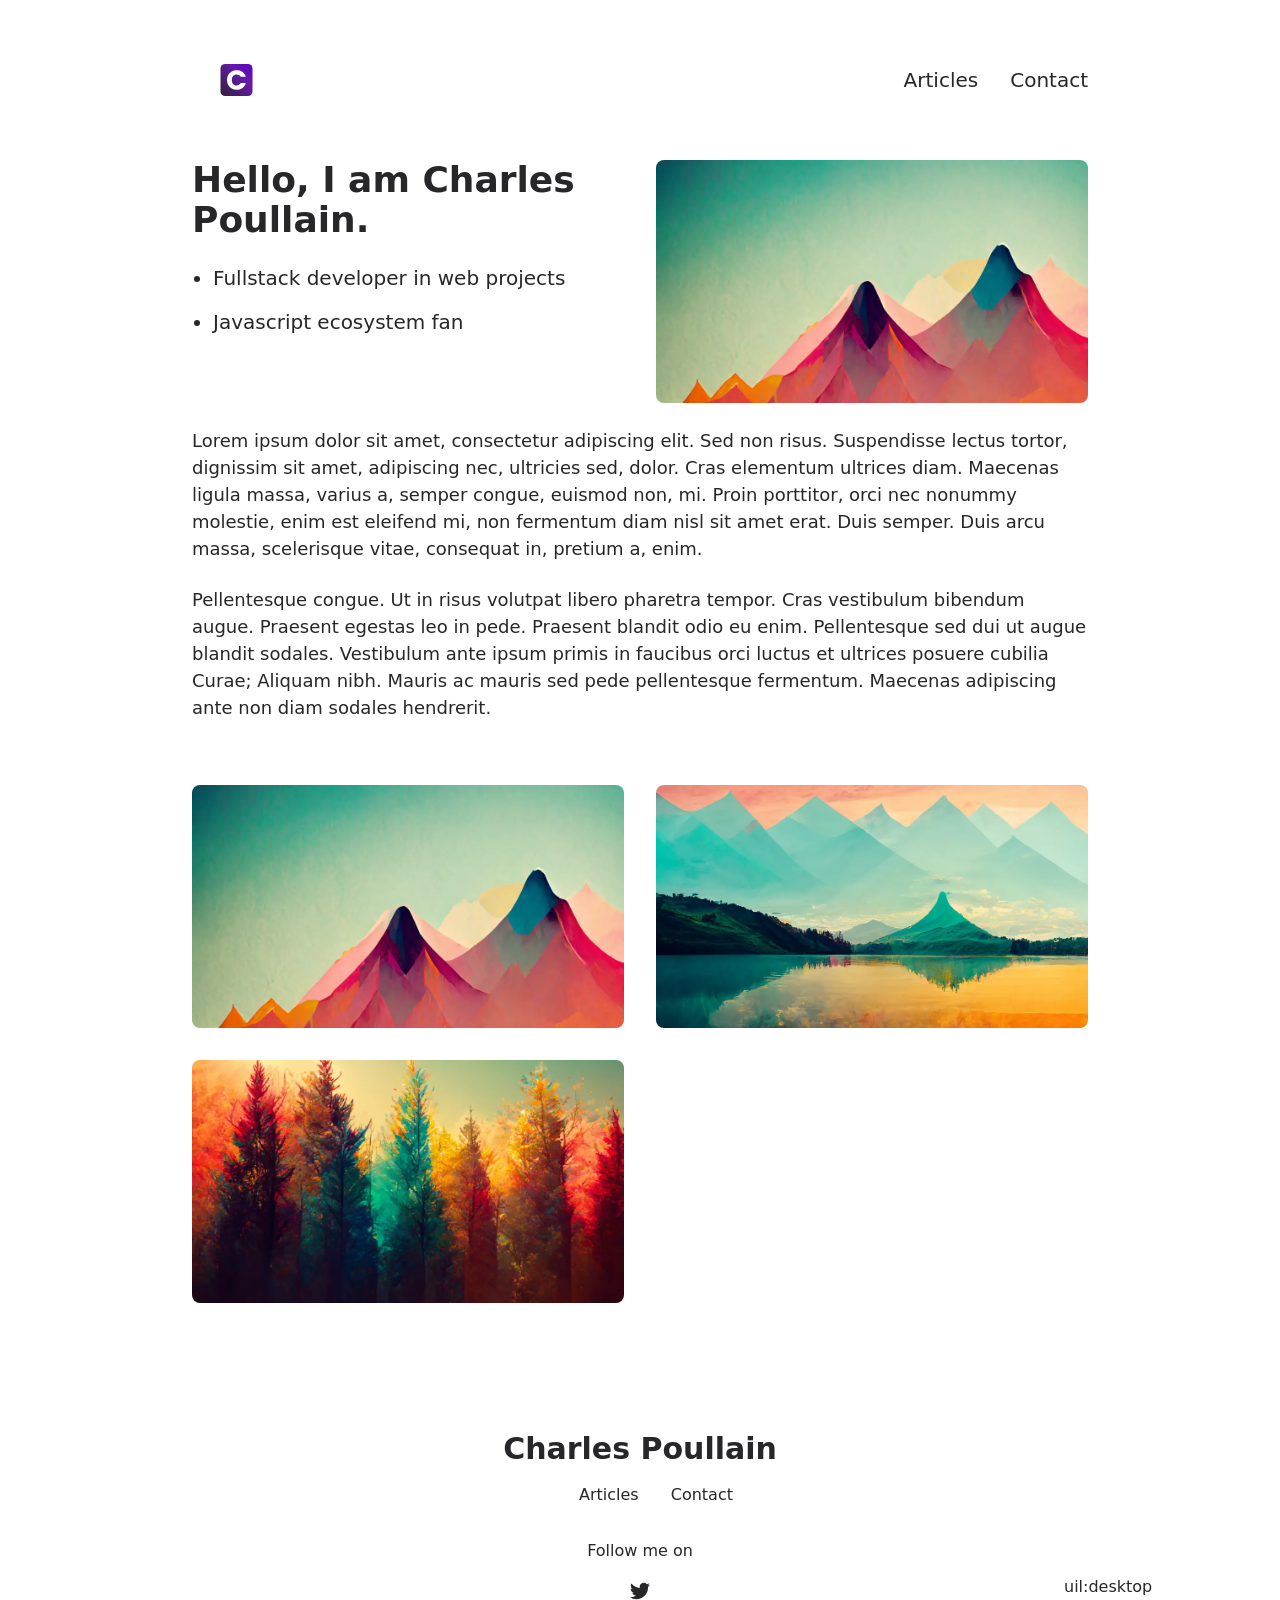
<file: index.html>
<!DOCTYPE html><html  lang="en"><head><meta charset="utf-8">
<meta name="viewport" content="width=device-width, initial-scale=1">
<title>Charles</title>
<meta name="twitter:card" content="summary_large_image">
<meta property="og:image" content="/social-card-preview.png">
<meta property="og:image:width" content="400">
<meta property="og:image:height" content="300">
<meta property="og:image:alt" content="An image showcasing my project.">
<meta property="og:title" content="Charles">
<meta name="description" content="It's all about web dev">
<meta property="og:description" content="It's all about web dev">
<link rel="preload" as="fetch" crossorigin="anonymous" href="/_payload.json">
<link rel="stylesheet" href="/_nuxt/entry.Cf_NfQ_y.css">
<link rel="stylesheet" href="/_nuxt/DocumentDrivenNotFound.rp24EwsG.css">
<link rel="stylesheet" href="/_nuxt/Hero.C7WcCOdx.css">
<link rel="stylesheet" href="/_nuxt/ProseUl.DHJO0aAw.css">
<link rel="stylesheet" href="/_nuxt/ProseLi.BBHBJ5vz.css">
<link rel="stylesheet" href="/_nuxt/ProseP.Dp1dLVOK.css">
<link rel="stylesheet" href="/_nuxt/Gallery.CQpQEoyY.css">
<link rel="modulepreload" as="script" crossorigin href="/_nuxt/CAMGwU_J.js">
<link rel="modulepreload" as="script" crossorigin href="/_nuxt/jXcX-2-a.js">
<link rel="modulepreload" as="script" crossorigin href="/_nuxt/CnSJeE1j.js">
<link rel="modulepreload" as="script" crossorigin href="/_nuxt/3sIXZnc_.js">
<link rel="modulepreload" as="script" crossorigin href="/_nuxt/DDpg--Sw.js">
<link rel="modulepreload" as="script" crossorigin href="/_nuxt/BcFztZD_.js">
<link rel="modulepreload" as="script" crossorigin href="/_nuxt/CDX4LtUK.js">
<link rel="modulepreload" as="script" crossorigin href="/_nuxt/BiGnFL3H.js">
<link rel="modulepreload" as="script" crossorigin href="/_nuxt/CcoOUP5x.js">
<link rel="modulepreload" as="script" crossorigin href="/_nuxt/Cn-M8cHZ.js">
<link rel="modulepreload" as="script" crossorigin href="/_nuxt/DbPzcTq2.js">
<link rel="modulepreload" as="script" crossorigin href="/_nuxt/CPT0AaFG.js">
<link rel="modulepreload" as="script" crossorigin href="/_nuxt/59sDV9Jl.js">
<link rel="modulepreload" as="script" crossorigin href="/_nuxt/Dicbg2su.js">
<link rel="modulepreload" as="script" crossorigin href="/_nuxt/D9wAa_LD.js">
<link rel="modulepreload" as="script" crossorigin href="/_nuxt/fAYpYOxJ.js">
<link rel="prefetch" as="style" href="/_nuxt/article.DDlxgXvj.css">
<link rel="prefetch" as="style" href="/_nuxt/ProseA.D4RtImXF.css">
<link rel="prefetch" as="script" crossorigin href="/_nuxt/B0JIAukR.js">
<link rel="prefetch" as="script" crossorigin href="/_nuxt/BTtt0R2O.js">
<link rel="prefetch" as="script" crossorigin href="/_nuxt/BcWussCh.js">
<link rel="prefetch" as="script" crossorigin href="/_nuxt/CGOqFoQv.js">
<link rel="prefetch" as="script" crossorigin href="/_nuxt/I08NBmEu.js">
<link rel="prefetch" as="style" href="/_nuxt/useStudio.DzA-IoZ4.css">
<link rel="prefetch" as="script" crossorigin href="/_nuxt/C799SneU.js">
<link rel="prefetch" as="style" href="/_nuxt/error-404.D2gJf3ut.css">
<link rel="prefetch" as="script" crossorigin href="/_nuxt/Bg-FLVce.js">
<link rel="prefetch" as="style" href="/_nuxt/error-500.DdUW5Esy.css">
<link rel="prefetch" as="script" crossorigin href="/_nuxt/CoQHy5Qu.js">
<script type="module" src="/_nuxt/CAMGwU_J.js" crossorigin></script><style id="pinceau-runtime-hydratable">@media{.phy[--]{--puid:-2xx3H-v;}.pv-Pi2-Zl{max-width:var(--elements-container-maxWidth);padding-left:var(--elements-container-padding-mobile);padding-right:var(--elements-container-padding-mobile);}@media (min-width: 475px){.pv-Pi2-Zl{padding-left:var(--elements-container-padding-xs);padding-right:var(--elements-container-padding-xs);}}@media (min-width: 640px){.pv-Pi2-Zl{padding-left:var(--elements-container-padding-sm);padding-right:var(--elements-container-padding-sm);}}@media (min-width: 768px){.pv-Pi2-Zl{padding-left:var(--elements-container-padding-md);padding-right:var(--elements-container-padding-md);}}} @media{.phy[--]{--puid:kzdBYW-c;}.pc-kzdBYW[data-v-ac17db30]{---6-li-cols:2;}} </style><style id="pinceau-theme">@media { :root {--pinceau-mq: initial; --alpine-readableLine: 68ch;--alpine-backdrop-backgroundColor: #f4f4f5b3;--prose-code-inline-padding: 0.2rem 0.375rem 0.2rem 0.375rem;--prose-code-block-backdropFilter: contrast(1);--prose-code-block-border-style: solid;--prose-code-block-border-width: 1px;--prose-tbody-tr-borderBottom-style: dashed;--prose-tbody-tr-borderBottom-width: 1px;--prose-th-textAlign: inherit;--prose-thead-borderBottom-style: solid;--prose-thead-borderBottom-width: 1px;--prose-thead-border-style: solid;--prose-thead-border-width: 0px;--prose-table-textAlign: start;--prose-hr-width: 1px;--prose-hr-style: solid;--prose-li-listStylePosition: outside;--prose-ol-li-markerColor: currentColor;--prose-ol-paddingInlineStart: 21px;--prose-ol-listStyleType: decimal;--prose-ul-li-markerColor: currentColor;--prose-ul-paddingInlineStart: 21px;--prose-ul-listStyleType: disc;--prose-blockquote-border-style: solid;--prose-blockquote-border-width: 4px;--prose-blockquote-quotes: '201C' '201D' '2018' '2019';--prose-blockquote-paddingInlineStart: 24px;--prose-a-code-color-hover: currentColor;--prose-a-code-color-static: currentColor;--prose-a-hasCode-borderBottom: none;--prose-a-border-distance: 2px;--prose-a-border-color-hover: currentColor;--prose-a-border-color-static: currentColor;--prose-a-border-style-hover: solid;--prose-a-border-style-static: dashed;--prose-a-border-width: 1px;--prose-a-color-static: inherit;--prose-a-textDecoration: none;--prose-h6-margin: 3rem 0 2rem;--prose-h5-margin: 3rem 0 2rem;--prose-h4-margin: 3rem 0 2rem;--prose-h3-margin: 3rem 0 2rem;--prose-h2-margin: 3rem 0 2rem;--prose-h1-margin: 0 0 2rem;--prose-p-fontSize: 18px;--typography-lead-loose: 2;--typography-lead-relaxed: 1.625;--typography-lead-normal: 1.5;--typography-lead-snug: 1.375;--typography-lead-tight: 1.25;--typography-lead-none: 1;--typography-lead-10: 2.5rem;--typography-lead-9: 2.25rem;--typography-lead-8: 2rem;--typography-lead-7: 1.75rem;--typography-lead-6: 1.5rem;--typography-lead-5: 1.25rem;--typography-lead-4: 1rem;--typography-lead-3: .75rem;--typography-lead-2: .5rem;--typography-lead-1: .025rem;--typography-fontWeight-black: 900;--typography-fontWeight-extrabold: 800;--typography-fontWeight-bold: 700;--typography-fontWeight-semibold: 600;--typography-fontWeight-medium: 500;--typography-fontWeight-normal: 400;--typography-fontWeight-light: 300;--typography-fontWeight-extralight: 200;--typography-fontWeight-thin: 100;--typography-fontSize-9xl: 128px;--typography-fontSize-8xl: 96px;--typography-fontSize-7xl: 72px;--typography-fontSize-6xl: 60px;--typography-fontSize-5xl: 48px;--typography-fontSize-4xl: 36px;--typography-fontSize-3xl: 30px;--typography-fontSize-2xl: 24px;--typography-fontSize-xl: 20px;--typography-fontSize-lg: 18px;--typography-fontSize-base: 16px;--typography-fontSize-sm: 14px;--typography-fontSize-xs: 12px;--typography-letterSpacing-wide: 0.025em;--typography-letterSpacing-tight: -0.025em;--typography-verticalMargin-base: 24px;--typography-verticalMargin-sm: 16px;--elements-border-secondary-hover: [object Object];--elements-backdrop-background: #fffc;--elements-backdrop-filter: saturate(200%) blur(20px);--elements-container-maxWidth: 64rem;--lead-loose: 2;--lead-relaxed: 1.625;--lead-normal: 1.5;--lead-snug: 1.375;--lead-tight: 1.25;--lead-none: 1;--lead-10: 2.5rem;--lead-9: 2.25rem;--lead-8: 2rem;--lead-7: 1.75rem;--lead-6: 1.5rem;--lead-5: 1.25rem;--lead-4: 1rem;--lead-3: .75rem;--lead-2: .5rem;--lead-1: .025rem;--letterSpacing-widest: 0.1em;--letterSpacing-wider: 0.05em;--letterSpacing-wide: 0.025em;--letterSpacing-normal: 0em;--letterSpacing-tight: -0.025em;--letterSpacing-tighter: -0.05em;--fontSize-9xl: 8rem;--fontSize-8xl: 6rem;--fontSize-7xl: 4.5rem;--fontSize-6xl: 3.75rem;--fontSize-5xl: 3rem;--fontSize-4xl: 2.25rem;--fontSize-3xl: 1.875rem;--fontSize-2xl: 1.5rem;--fontSize-xl: 1.25rem;--fontSize-lg: 1.125rem;--fontSize-base: 1rem;--fontSize-sm: 0.875rem;--fontSize-xs: 0.75rem;--fontWeight-black: 900;--fontWeight-extrabold: 800;--fontWeight-bold: 700;--fontWeight-semibold: 600;--fontWeight-medium: 500;--fontWeight-normal: 400;--fontWeight-light: 300;--fontWeight-extralight: 200;--fontWeight-thin: 100;--font-mono: ui-monospace, SFMono-Regular, Menlo, Monaco, Consolas, Liberation Mono, Courier New, monospace;--font-serif: ui-serif, Georgia, Cambria, Times New Roman, Times, serif;--font-sans: ui-sans-serif, system-ui, -apple-system, BlinkMacSystemFont, Segoe UI, Roboto, Helvetica Neue, Arial, Noto Sans, sans-serif, Apple Color Emoji, Segoe UI Emoji, Segoe UI Symbol, Noto Color Emoji;--opacity-total: 1;--opacity-high: 0.8;--opacity-medium: 0.5;--opacity-soft: 0.3;--opacity-light: 0.15;--opacity-bright: 0.1;--opacity-noOpacity: 0;--borderWidth-lg: 3px;--borderWidth-md: 2px;--borderWidth-sm: 1px;--borderWidth-noBorder: 0;--space-rem-875: 0.875rem;--space-rem-625: 0.625rem;--space-rem-375: 0.375rem;--space-rem-125: 0.125rem;--space-px: 1px;--space-128: 32rem;--space-96: 24rem;--space-80: 20rem;--space-72: 18rem;--space-64: 16rem;--space-60: 15rem;--space-56: 14rem;--space-52: 13rem;--space-48: 12rem;--space-44: 11rem;--space-40: 10rem;--space-36: 9rem;--space-32: 8rem;--space-28: 7rem;--space-24: 6rem;--space-20: 5rem;--space-16: 4rem;--space-14: 3.5rem;--space-12: 3rem;--space-11: 2.75rem;--space-10: 2.5rem;--space-9: 2.25rem;--space-8: 2rem;--space-7: 1.75rem;--space-6: 1.5rem;--space-5: 1.25rem;--space-4: 1rem;--space-3: 0.75rem;--space-2: 0.5rem;--space-1: 0.25rem;--space-0: 0px;--size-full: 100%;--size-7xl: 80rem;--size-6xl: 72rem;--size-5xl: 64rem;--size-4xl: 56rem;--size-3xl: 48rem;--size-2xl: 42rem;--size-xl: 36rem;--size-lg: 32rem;--size-md: 28rem;--size-sm: 24rem;--size-xs: 20rem;--size-200: 200px;--size-104: 104px;--size-80: 80px;--size-64: 64px;--size-56: 56px;--size-48: 48px;--size-40: 40px;--size-32: 32px;--size-24: 24px;--size-20: 20px;--size-16: 16px;--size-12: 12px;--size-8: 8px;--size-6: 6px;--size-4: 4px;--size-2: 2px;--size-0: 0px;--radii-full: 9999px;--radii-3xl: 1.75rem;--radii-2xl: 1.5rem;--radii-xl: 1rem;--radii-lg: 0.75rem;--radii-md: 0.5rem;--radii-sm: 0.375rem;--radii-xs: 0.25rem;--radii-2xs: 0.125rem;--radii-none: 0px;--shadow-none: 0px 0px 0px 0px transparent;--shadow-lg: 0px 10px 15px -3px #000000, 0px 4px 6px -4px #000000;--shadow-md: 0px 4px 6px -1px #000000, 0px 2px 4px -2px #000000;--shadow-sm: 0px 1px 3px 0px #000000, 0px 1px 2px -1px #000000;--shadow-xs: 0px 1px 2px 0px #000000;--height-screen: 100vh;--width-screen: 100vw;--color-primary-900: #002e38;--color-primary-800: #005c70;--color-primary-700: #008aa9;--color-primary-600: #00b9e1;--color-primary-500: #1ad6ff;--color-primary-400: #40ddff;--color-primary-300: #66e4ff;--color-primary-200: #8deaff;--color-primary-100: #b3f1ff;--color-primary-50: #d9f8ff;--color-ruby-900: #380011;--color-ruby-800: #700021;--color-ruby-700: #a90032;--color-ruby-600: #e10043;--color-ruby-500: #ff1a5e;--color-ruby-400: #ff4079;--color-ruby-300: #ff6694;--color-ruby-200: #ff8dae;--color-ruby-100: #ffb3c9;--color-ruby-50: #ffd9e4;--color-pink-900: #380025;--color-pink-800: #70004b;--color-pink-700: #a90070;--color-pink-600: #e10095;--color-pink-500: #ff1ab2;--color-pink-400: #ff40bf;--color-pink-300: #ff66cc;--color-pink-200: #ff8dd8;--color-pink-100: #ffb3e5;--color-pink-50: #ffd9f2;--color-purple-900: #190038;--color-purple-800: #330070;--color-purple-700: #4c00a9;--color-purple-600: #6500e1;--color-purple-500: #811aff;--color-purple-400: #9640ff;--color-purple-300: #ab66ff;--color-purple-200: #c08dff;--color-purple-100: #d5b3ff;--color-purple-50: #ead9ff;--color-royalblue-900: #0b0531;--color-royalblue-800: #160a62;--color-royalblue-700: #211093;--color-royalblue-600: #2c15c4;--color-royalblue-500: #4127e8;--color-royalblue-400: #614bec;--color-royalblue-300: #806ff0;--color-royalblue-200: #a093f3;--color-royalblue-100: #c0b7f7;--color-royalblue-50: #dfdbfb;--color-indigoblue-900: #001238;--color-indigoblue-800: #002370;--color-indigoblue-700: #0035a9;--color-indigoblue-600: #0047e1;--color-indigoblue-500: #1a62ff;--color-indigoblue-400: #407cff;--color-indigoblue-300: #6696ff;--color-indigoblue-200: #8db0ff;--color-indigoblue-100: #b3cbff;--color-indigoblue-50: #d9e5ff;--color-blue-900: #002438;--color-blue-800: #004870;--color-blue-700: #006ca9;--color-blue-600: #0090e1;--color-blue-500: #1aadff;--color-blue-400: #40bbff;--color-blue-300: #66c8ff;--color-blue-200: #8dd6ff;--color-blue-100: #b3e4ff;--color-blue-50: #d9f1ff;--color-lightblue-900: #002e38;--color-lightblue-800: #005c70;--color-lightblue-700: #008aa9;--color-lightblue-600: #00b9e1;--color-lightblue-500: #1ad6ff;--color-lightblue-400: #40ddff;--color-lightblue-300: #66e4ff;--color-lightblue-200: #8deaff;--color-lightblue-100: #b3f1ff;--color-lightblue-50: #d9f8ff;--color-teal-900: #062a28;--color-teal-800: #0b544f;--color-teal-700: #117d77;--color-teal-600: #16a79e;--color-teal-500: #1cd1c6;--color-teal-400: #36e4da;--color-teal-300: #5fe9e1;--color-teal-200: #87efe9;--color-teal-100: #aff4f0;--color-teal-50: #d7faf8;--color-pear-900: #2a2b09;--color-pear-800: #545512;--color-pear-700: #7e801b;--color-pear-600: #a8aa24;--color-pear-500: #d0d32f;--color-pear-400: #d8da52;--color-pear-300: #e0e274;--color-pear-200: #e8e997;--color-pear-100: #eff0ba;--color-pear-50: #f7f8dc;--color-red-900: #380300;--color-red-800: #700700;--color-red-700: #a90a00;--color-red-600: #e10e00;--color-red-500: #ff281a;--color-red-400: #ff4c40;--color-red-300: #ff7066;--color-red-200: #ff948d;--color-red-100: #ffb7b3;--color-red-50: #ffdbd9;--color-orange-900: #381800;--color-orange-800: #702f00;--color-orange-700: #a94700;--color-orange-600: #e15e00;--color-orange-500: #ff7a1a;--color-orange-400: #ff9040;--color-orange-300: #ffa666;--color-orange-200: #ffbd8d;--color-orange-100: #ffd3b3;--color-orange-50: #ffe9d9;--color-yellow-900: #362b03;--color-yellow-800: #6d5605;--color-yellow-700: #a38108;--color-yellow-600: #daac0a;--color-yellow-500: #f5c828;--color-yellow-400: #f7d14c;--color-yellow-300: #f8da70;--color-yellow-200: #fae393;--color-yellow-100: #fcedb7;--color-yellow-50: #fdf6db;--color-green-900: #003f25;--color-green-800: #005e38;--color-green-700: #007e4a;--color-green-600: #009d5d;--color-green-500: #00bd6f;--color-green-400: #00dc82;--color-green-300: #30ffaa;--color-green-200: #83ffcc;--color-green-100: #acffdd;--color-green-50: #d6ffee;--color-gray-900: #18181B;--color-gray-800: #27272A;--color-gray-700: #3f3f46;--color-gray-600: #52525B;--color-gray-500: #71717A;--color-gray-400: #a1a1aa;--color-gray-300: #D4d4d8;--color-gray-200: #e4e4e7;--color-gray-100: #f4f4f5;--color-gray-50: #fafafa;--color-black: #0c0c0d;--color-white: #FFFFFF;--media-portrait: only screen and (orientation: portrait);--media-landscape: only screen and (orientation: landscape);--media-rm: (prefers-reduced-motion: reduce);--media-2xl: (min-width: 1536px);--media-xl: (min-width: 1280px);--media-lg: (min-width: 1024px);--media-md: (min-width: 768px);--media-sm: (min-width: 640px);--media-xs: (min-width: 475px);--alpine-body-color: var(--color-gray-800);--alpine-body-backgroundColor: var(--color-white);--prose-code-inline-fontWeight: var(--typography-fontWeight-normal);--prose-code-inline-fontSize: var(--typography-fontSize-sm);--prose-code-inline-borderRadius: var(--radii-xs);--prose-code-block-pre-padding: var(--typography-verticalMargin-sm);--prose-code-block-margin: var(--typography-verticalMargin-base) 0;--prose-code-block-fontSize: var(--typography-fontSize-sm);--prose-tbody-code-inline-fontSize: var(--typography-fontSize-sm);--prose-tbody-td-padding: var(--typography-verticalMargin-sm);--prose-th-fontWeight: var(--typography-fontWeight-semibold);--prose-th-padding: 0 var(--typography-verticalMargin-sm) var(--typography-verticalMargin-sm) var(--typography-verticalMargin-sm);--prose-table-lineHeight: var(--typography-lead-6);--prose-table-fontSize: var(--typography-fontSize-sm);--prose-table-margin: var(--typography-verticalMargin-base) 0;--prose-hr-margin: var(--typography-verticalMargin-base) 0;--prose-li-margin: var(--typography-verticalMargin-sm) 0;--prose-ol-margin: var(--typography-verticalMargin-base) 0;--prose-ul-margin: var(--typography-verticalMargin-base) 0;--prose-blockquote-margin: var(--typography-verticalMargin-base) 0;--prose-a-code-border-style: var(--prose-a-border-style-static);--prose-a-code-border-width: var(--prose-a-border-width);--prose-a-fontWeight: var(--typography-fontWeight-medium);--prose-img-margin: var(--typography-verticalMargin-base) 0;--prose-strong-fontWeight: var(--typography-fontWeight-semibold);--prose-h6-iconSize: var(--typography-fontSize-base);--prose-h6-fontWeight: var(--typography-fontWeight-semibold);--prose-h6-lineHeight: var(--typography-lead-normal);--prose-h6-fontSize: var(--typography-fontSize-lg);--prose-h5-iconSize: var(--typography-fontSize-lg);--prose-h5-fontWeight: var(--typography-fontWeight-semibold);--prose-h5-lineHeight: var(--typography-lead-snug);--prose-h5-fontSize: var(--typography-fontSize-xl);--prose-h4-iconSize: var(--typography-fontSize-lg);--prose-h4-letterSpacing: var(--typography-letterSpacing-tight);--prose-h4-fontWeight: var(--typography-fontWeight-semibold);--prose-h4-lineHeight: var(--typography-lead-snug);--prose-h4-fontSize: var(--typography-fontSize-2xl);--prose-h3-iconSize: var(--typography-fontSize-xl);--prose-h3-letterSpacing: var(--typography-letterSpacing-tight);--prose-h3-fontWeight: var(--typography-fontWeight-semibold);--prose-h3-lineHeight: var(--typography-lead-snug);--prose-h3-fontSize: var(--typography-fontSize-3xl);--prose-h2-iconSize: var(--typography-fontSize-2xl);--prose-h2-letterSpacing: var(--typography-letterSpacing-tight);--prose-h2-fontWeight: var(--typography-fontWeight-semibold);--prose-h2-lineHeight: var(--typography-lead-tight);--prose-h2-fontSize: var(--typography-fontSize-4xl);--prose-h1-iconSize: var(--typography-fontSize-3xl);--prose-h1-letterSpacing: var(--typography-letterSpacing-tight);--prose-h1-fontWeight: var(--typography-fontWeight-bold);--prose-h1-lineHeight: var(--typography-lead-tight);--prose-h1-fontSize: var(--typography-fontSize-5xl);--prose-p-br-margin: var(--typography-verticalMargin-base) 0 0 0;--prose-p-margin: var(--typography-verticalMargin-base) 0;--prose-p-lineHeight: var(--typography-lead-normal);--typography-color-primary-900: var(--color-primary-900);--typography-color-primary-800: var(--color-primary-800);--typography-color-primary-700: var(--color-primary-700);--typography-color-primary-600: var(--color-primary-600);--typography-color-primary-500: var(--color-primary-500);--typography-color-primary-400: var(--color-primary-400);--typography-color-primary-300: var(--color-primary-300);--typography-color-primary-200: var(--color-primary-200);--typography-color-primary-100: var(--color-primary-100);--typography-color-primary-50: var(--color-primary-50);--typography-font-code: var(--font-mono);--typography-font-body: var(--font-sans);--typography-font-display: var(--font-sans);--typography-body-backgroundColor: var(--color-white);--typography-body-color: var(--color-black);--elements-state-danger-borderColor-secondary: var(--color-red-200);--elements-state-danger-borderColor-primary: var(--color-red-100);--elements-state-danger-backgroundColor-secondary: var(--color-red-100);--elements-state-danger-backgroundColor-primary: var(--color-red-50);--elements-state-danger-color-secondary: var(--color-red-600);--elements-state-danger-color-primary: var(--color-red-500);--elements-state-warning-borderColor-secondary: var(--color-yellow-200);--elements-state-warning-borderColor-primary: var(--color-yellow-100);--elements-state-warning-backgroundColor-secondary: var(--color-yellow-100);--elements-state-warning-backgroundColor-primary: var(--color-yellow-50);--elements-state-warning-color-secondary: var(--color-yellow-700);--elements-state-warning-color-primary: var(--color-yellow-600);--elements-state-success-borderColor-secondary: var(--color-green-200);--elements-state-success-borderColor-primary: var(--color-green-100);--elements-state-success-backgroundColor-secondary: var(--color-green-100);--elements-state-success-backgroundColor-primary: var(--color-green-50);--elements-state-success-color-secondary: var(--color-green-600);--elements-state-success-color-primary: var(--color-green-500);--elements-state-info-borderColor-secondary: var(--color-blue-200);--elements-state-info-borderColor-primary: var(--color-blue-100);--elements-state-info-backgroundColor-secondary: var(--color-blue-100);--elements-state-info-backgroundColor-primary: var(--color-blue-50);--elements-state-info-color-secondary: var(--color-blue-600);--elements-state-info-color-primary: var(--color-blue-500);--elements-state-primary-borderColor-secondary: var(--color-primary-200);--elements-state-primary-borderColor-primary: var(--color-primary-100);--elements-state-primary-backgroundColor-secondary: var(--color-primary-100);--elements-state-primary-backgroundColor-primary: var(--color-primary-50);--elements-state-primary-color-secondary: var(--color-primary-700);--elements-state-primary-color-primary: var(--color-primary-600);--elements-surface-secondary-backgroundColor: var(--color-gray-200);--elements-surface-primary-backgroundColor: var(--color-gray-100);--elements-surface-background-base: var(--color-gray-100);--elements-border-secondary-static: var(--color-gray-200);--elements-border-primary-hover: var(--color-gray-200);--elements-border-primary-static: var(--color-gray-100);--elements-container-padding-md: var(--space-16);--elements-container-padding-sm: var(--space-12);--elements-container-padding-xs: var(--space-8);--elements-container-padding-mobile: var(--space-6);--elements-text-secondary-color-hover: var(--color-gray-700);--elements-text-secondary-color-static: var(--color-gray-500);--elements-text-primary-color-static: var(--color-gray-900);--text-6xl-lineHeight: var(--lead-none);--text-6xl-fontSize: var(--fontSize-6xl);--text-5xl-lineHeight: var(--lead-none);--text-5xl-fontSize: var(--fontSize-5xl);--text-4xl-lineHeight: var(--lead-10);--text-4xl-fontSize: var(--fontSize-4xl);--text-3xl-lineHeight: var(--lead-9);--text-3xl-fontSize: var(--fontSize-3xl);--text-2xl-lineHeight: var(--lead-8);--text-2xl-fontSize: var(--fontSize-2xl);--text-xl-lineHeight: var(--lead-7);--text-xl-fontSize: var(--fontSize-xl);--text-lg-lineHeight: var(--lead-7);--text-lg-fontSize: var(--fontSize-lg);--text-base-lineHeight: var(--lead-6);--text-base-fontSize: var(--fontSize-base);--text-sm-lineHeight: var(--lead-5);--text-sm-fontSize: var(--fontSize-sm);--text-xs-lineHeight: var(--lead-4);--text-xs-fontSize: var(--fontSize-xs);--shadow-2xl: 0px 25px 50px -12px var(--color-gray-900);--shadow-xl: 0px 20px 25px -5px var(--color-gray-400), 0px 8px 10px -6px #000000;--color-secondary-900: var(--color-gray-900);--color-secondary-800: var(--color-gray-800);--color-secondary-700: var(--color-gray-700);--color-secondary-600: var(--color-gray-600);--color-secondary-500: var(--color-gray-500);--color-secondary-400: var(--color-gray-400);--color-secondary-300: var(--color-gray-300);--color-secondary-200: var(--color-gray-200);--color-secondary-100: var(--color-gray-100);--color-secondary-50: var(--color-gray-50);--prose-a-code-background-hover: var(--typography-color-primary-50);--prose-a-code-border-color-hover: var(--typography-color-primary-500);--prose-a-color-hover: var(--typography-color-primary-500);--typography-color-secondary-900: var(--color-secondary-900);--typography-color-secondary-800: var(--color-secondary-800);--typography-color-secondary-700: var(--color-secondary-700);--typography-color-secondary-600: var(--color-secondary-600);--typography-color-secondary-500: var(--color-secondary-500);--typography-color-secondary-400: var(--color-secondary-400);--typography-color-secondary-300: var(--color-secondary-300);--typography-color-secondary-200: var(--color-secondary-200);--typography-color-secondary-100: var(--color-secondary-100);--typography-color-secondary-50: var(--color-secondary-50);--prose-code-inline-backgroundColor: var(--typography-color-secondary-100);--prose-code-inline-color: var(--typography-color-secondary-700);--prose-code-block-backgroundColor: var(--typography-color-secondary-100);--prose-code-block-color: var(--typography-color-secondary-700);--prose-code-block-border-color: var(--typography-color-secondary-200);--prose-tbody-tr-borderBottom-color: var(--typography-color-secondary-200);--prose-th-color: var(--typography-color-secondary-600);--prose-thead-borderBottom-color: var(--typography-color-secondary-200);--prose-thead-border-color: var(--typography-color-secondary-300);--prose-hr-color: var(--typography-color-secondary-200);--prose-blockquote-border-color: var(--typography-color-secondary-200);--prose-blockquote-color: var(--typography-color-secondary-500);--prose-a-code-border-color-static: var(--typography-color-secondary-400); } }@media { :root.dark {--pinceau-mq: dark; --alpine-backdrop-backgroundColor: #18181bb3;--prose-code-block-backdropFilter: contrast(1);--prose-ol-li-markerColor: currentColor;--prose-ul-li-markerColor: currentColor;--prose-a-code-color-hover: currentColor;--prose-a-code-color-static: currentColor;--prose-a-border-color-hover: currentColor;--prose-a-border-color-static: currentColor;--prose-a-color-static: inherit;--elements-backdrop-background: #0c0d0ccc;--alpine-body-color: var(--color-gray-200);--alpine-body-backgroundColor: var(--color-black);--typography-body-backgroundColor: var(--color-black);--typography-body-color: var(--color-white);--elements-state-danger-borderColor-secondary: var(--color-red-700);--elements-state-danger-borderColor-primary: var(--color-red-800);--elements-state-danger-backgroundColor-secondary: var(--color-red-800);--elements-state-danger-backgroundColor-primary: var(--color-red-900);--elements-state-danger-color-secondary: var(--color-red-200);--elements-state-danger-color-primary: var(--color-red-300);--elements-state-warning-borderColor-secondary: var(--color-yellow-700);--elements-state-warning-borderColor-primary: var(--color-yellow-800);--elements-state-warning-backgroundColor-secondary: var(--color-yellow-800);--elements-state-warning-backgroundColor-primary: var(--color-yellow-900);--elements-state-warning-color-secondary: var(--color-yellow-200);--elements-state-warning-color-primary: var(--color-yellow-400);--elements-state-success-borderColor-secondary: var(--color-green-700);--elements-state-success-borderColor-primary: var(--color-green-800);--elements-state-success-backgroundColor-secondary: var(--color-green-800);--elements-state-success-backgroundColor-primary: var(--color-green-900);--elements-state-success-color-secondary: var(--color-green-200);--elements-state-success-color-primary: var(--color-green-400);--elements-state-info-borderColor-secondary: var(--color-blue-700);--elements-state-info-borderColor-primary: var(--color-blue-800);--elements-state-info-backgroundColor-secondary: var(--color-blue-800);--elements-state-info-backgroundColor-primary: var(--color-blue-900);--elements-state-info-color-secondary: var(--color-blue-200);--elements-state-info-color-primary: var(--color-blue-400);--elements-state-primary-borderColor-secondary: var(--color-primary-700);--elements-state-primary-borderColor-primary: var(--color-primary-800);--elements-state-primary-backgroundColor-secondary: var(--color-primary-800);--elements-state-primary-backgroundColor-primary: var(--color-primary-900);--elements-state-primary-color-secondary: var(--color-primary-200);--elements-state-primary-color-primary: var(--color-primary-400);--elements-surface-secondary-backgroundColor: var(--color-gray-800);--elements-surface-primary-backgroundColor: var(--color-gray-900);--elements-surface-background-base: var(--color-gray-900);--elements-border-secondary-static: var(--color-gray-800);--elements-border-primary-hover: var(--color-gray-800);--elements-border-primary-static: var(--color-gray-900);--elements-text-secondary-color-hover: var(--color-gray-200);--elements-text-secondary-color-static: var(--color-gray-400);--elements-text-primary-color-static: var(--color-gray-50);--prose-a-code-background-hover: var(--typography-color-primary-900);--prose-a-code-border-color-hover: var(--typography-color-primary-600);--prose-a-color-hover: var(--typography-color-primary-400);--prose-code-inline-backgroundColor: var(--typography-color-secondary-800);--prose-code-inline-color: var(--typography-color-secondary-200);--prose-code-block-backgroundColor: var(--typography-color-secondary-900);--prose-code-block-color: var(--typography-color-secondary-200);--prose-code-block-border-color: var(--typography-color-secondary-800);--prose-tbody-tr-borderBottom-color: var(--typography-color-secondary-800);--prose-th-color: var(--typography-color-secondary-400);--prose-thead-borderBottom-color: var(--typography-color-secondary-800);--prose-thead-border-color: var(--typography-color-secondary-600);--prose-hr-color: var(--typography-color-secondary-800);--prose-blockquote-border-color: var(--typography-color-secondary-700);--prose-blockquote-color: var(--typography-color-secondary-400);--prose-a-code-border-color-static: var(--typography-color-secondary-600); } }</style><script>"use strict";(()=>{const a=window,e=document.documentElement,c=window.localStorage,d=["dark","light"],n=c&&c.getItem&&c.getItem("nuxt-color-mode")||"system";let l=n==="system"?f():n;const i=e.getAttribute("data-color-mode-forced");i&&(l=i),r(l),a["__NUXT_COLOR_MODE__"]={preference:n,value:l,getColorScheme:f,addColorScheme:r,removeColorScheme:u};function r(o){const t=""+o+"",s="";e.classList?e.classList.add(t):e.className+=" "+t,s&&e.setAttribute("data-"+s,o)}function u(o){const t=""+o+"",s="";e.classList?e.classList.remove(t):e.className=e.className.replace(new RegExp(t,"g"),""),s&&e.removeAttribute("data-"+s)}function m(o){return a.matchMedia("(prefers-color-scheme"+o+")")}function f(){if(a.matchMedia&&m("").media!=="not all"){for(const o of d)if(m(":"+o).matches)return o}return"light"}})();
</script></head><body><div id="__nuxt"><div class="container pv-Pi2-Zl pc--2xx3H app-layout" data-v-92754a60 data-v-aa14d472><!--[--><div class="nuxt-progress" style="width:0%;height:3px;opacity:0;background-size:Infinity% auto;" data-v-92754a60></div><header class="left" data-v-92754a60 data-v-d0bc1945><div class="menu" data-v-d0bc1945><button aria-label="Navigation Menu" data-v-d0bc1945><svg width="24" height="24" viewBox="0 0 68 68" fill="currentColor" xmlns="http://www.w3.org/2000/svg" data-v-d0bc1945><path d="M8 34C8 32.1362 8 31.2044 8.30448 30.4693C8.71046 29.4892 9.48915 28.7105 10.4693 28.3045C11.2044 28 12.1362 28 14 28C15.8638 28 16.7956 28 17.5307 28.3045C18.5108 28.7105 19.2895 29.4892 19.6955 30.4693C20 31.2044 20 32.1362 20 34C20 35.8638 20 36.7956 19.6955 37.5307C19.2895 38.5108 18.5108 39.2895 17.5307 39.6955C16.7956 40 15.8638 40 14 40C12.1362 40 11.2044 40 10.4693 39.6955C9.48915 39.2895 8.71046 38.5108 8.30448 37.5307C8 36.7956 8 35.8638 8 34Z" data-v-d0bc1945></path><path d="M28 34C28 32.1362 28 31.2044 28.3045 30.4693C28.7105 29.4892 29.4892 28.7105 30.4693 28.3045C31.2044 28 32.1362 28 34 28C35.8638 28 36.7956 28 37.5307 28.3045C38.5108 28.7105 39.2895 29.4892 39.6955 30.4693C40 31.2044 40 32.1362 40 34C40 35.8638 40 36.7956 39.6955 37.5307C39.2895 38.5108 38.5108 39.2895 37.5307 39.6955C36.7956 40 35.8638 40 34 40C32.1362 40 31.2044 40 30.4693 39.6955C29.4892 39.2895 28.7105 38.5108 28.3045 37.5307C28 36.7956 28 35.8638 28 34Z" data-v-d0bc1945></path><path d="M48 34C48 32.1362 48 31.2044 48.3045 30.4693C48.7105 29.4892 49.4892 28.7105 50.4693 28.3045C51.2044 28 52.1362 28 54 28C55.8638 28 56.7956 28 57.5307 28.3045C58.5108 28.7105 59.2895 29.4892 59.6955 30.4693C60 31.2044 60 32.1362 60 34C60 35.8638 60 36.7956 59.6955 37.5307C59.2895 38.5108 58.5108 39.2895 57.5307 39.6955C56.7956 40 55.8638 40 54 40C52.1362 40 51.2044 40 50.4693 39.6955C49.4892 39.2895 48.7105 38.5108 48.3045 37.5307C48 36.7956 48 35.8638 48 34Z" data-v-d0bc1945></path></svg></button></div><div class="overlay" data-v-d0bc1945><nav data-v-d0bc1945 data-v-123d1faa><ul data-v-123d1faa><!--[--><li data-v-123d1faa><a aria-current="page" href="/" class="router-link-active router-link-exact-active" data-v-123d1faa><span class="underline-fx" data-v-123d1faa></span> </a></li><li data-v-123d1faa><a href="/articles" class="" data-v-123d1faa><span class="underline-fx" data-v-123d1faa></span> Articles</a></li><li data-v-123d1faa><a href="/contact" class="" data-v-123d1faa><span class="underline-fx" data-v-123d1faa></span> Contact</a></li><!--]--></ul></nav></div><div class="logo" data-v-d0bc1945><a aria-current="page" href="/" class="router-link-active router-link-exact-active" data-v-d0bc1945><img src="/logo.me.svg" class="dark-img" alt="Charles" width="89" height="31" data-v-d0bc1945><img src="/logo.me.svg" class="light-img" alt="Charles" width="89" height="31" data-v-d0bc1945></a></div><div class="main-nav" data-v-d0bc1945><nav data-v-d0bc1945 data-v-123d1faa><ul data-v-123d1faa><!--[--><li data-v-123d1faa><a aria-current="page" href="/" class="router-link-active router-link-exact-active" data-v-123d1faa><span class="underline-fx" data-v-123d1faa></span> </a></li><li data-v-123d1faa><a href="/articles" class="" data-v-123d1faa><span class="underline-fx" data-v-123d1faa></span> Articles</a></li><li data-v-123d1faa><a href="/contact" class="" data-v-123d1faa><span class="underline-fx" data-v-123d1faa></span> Contact</a></li><!--]--></ul></nav></div></header><!--[--><div class="document-driven-page"><main><!--[--><div><section class="hero" data-v-40d086fc><div class="layout" data-v-40d086fc><div class="content" data-v-40d086fc><div class="title" data-v-40d086fc><!--[-->Hello, I am Charles Poullain.<!--]--></div><div class="description" data-v-40d086fc><!--[--><ul data-v-b270097d><!--[--><li data-v-1b097e8e><!--[-->Fullstack developer in web projects<!--]--></li><li data-v-1b097e8e><!--[-->Javascript ecosystem fan<!--]--></li><!--]--></ul><!--]--></div></div><img src="/alpine-0.webp" class="right" alt="Hero Image" width="16" height="9" data-v-40d086fc></div></section><p data-v-e44be016><!--[-->Lorem ipsum dolor sit amet, consectetur adipiscing elit. Sed non risus. Suspendisse lectus tortor, dignissim sit amet, adipiscing nec, ultricies sed, dolor. Cras elementum ultrices diam. Maecenas ligula massa, varius a, semper congue, euismod non, mi. Proin porttitor, orci nec nonummy molestie, enim est eleifend mi, non fermentum diam nisl sit amet erat. Duis semper. Duis arcu massa, scelerisque vitae, consequat in, pretium a, enim.<!--]--></p><p data-v-e44be016><!--[-->Pellentesque congue. Ut in risus volutpat libero pharetra tempor. Cras vestibulum bibendum augue. Praesent egestas leo in pede. Praesent blandit odio eu enim. Pellentesque sed dui ut augue blandit sodales. Vestibulum ante ipsum primis in faucibus orci luctus et ultrices posuere cubilia Curae; Aliquam nibh. Mauris ac mauris sed pede pellentesque fermentum. Maecenas adipiscing ante non diam sodales hendrerit.<!--]--></p><section class="gallery pc-kzdBYW" data-v-ac17db30><div class="layout" data-v-ac17db30><!--[--><img src="/alpine-0.webp" width="16" height="9" data-v-ac17db30><img src="/alpine-1.webp" width="16" height="9" data-v-ac17db30><img src="/alpine-2.webp" width="16" height="9" data-v-ac17db30><!--]--></div></section></div><!--]--></main></div><!--]--><footer class="center" data-v-92754a60 data-v-7bb04f1a><a href="https://www.github.com/nuxt-themes/alpine" rel="noopener noreferrer" class="credits" data-v-7bb04f1a>Charles Poullain</a><div class="navigation" data-v-7bb04f1a><nav data-v-7bb04f1a data-v-123d1faa><ul data-v-123d1faa><!--[--><li data-v-123d1faa><a aria-current="page" href="/" class="router-link-active router-link-exact-active" data-v-123d1faa><span class="underline-fx" data-v-123d1faa></span> </a></li><li data-v-123d1faa><a href="/articles" class="" data-v-123d1faa><span class="underline-fx" data-v-123d1faa></span> Articles</a></li><li data-v-123d1faa><a href="/contact" class="" data-v-123d1faa><span class="underline-fx" data-v-123d1faa></span> Contact</a></li><!--]--></ul></nav></div><p class="message" data-v-7bb04f1a>Follow me on</p><div class="icons" data-v-7bb04f1a><div class="social" data-v-7bb04f1a><!--[--><a href="https://twitter.com/charlespoullain" rel="noopener noreferrer" target="_blank" title="charlespoullain" aria-label="charlespoullain" data-v-c0f4561d><svg xmlns="http://www.w3.org/2000/svg" xmlns:xlink="http://www.w3.org/1999/xlink" aria-hidden="true" role="img" class="icon" data-v-c0f4561d style="" width="1em" height="1em" viewBox="0 0 24 24" data-v-bcfe47ef><path fill="currentColor" d="M22 5.8a8.49 8.49 0 0 1-2.36.64a4.13 4.13 0 0 0 1.81-2.27a8.21 8.21 0 0 1-2.61 1a4.1 4.1 0 0 0-7 3.74a11.64 11.64 0 0 1-8.45-4.29a4.16 4.16 0 0 0-.55 2.07a4.09 4.09 0 0 0 1.82 3.41a4.05 4.05 0 0 1-1.86-.51v.05a4.1 4.1 0 0 0 3.3 4a3.93 3.93 0 0 1-1.1.17a4.9 4.9 0 0 1-.77-.07a4.11 4.11 0 0 0 3.83 2.84A8.22 8.22 0 0 1 3 18.34a7.93 7.93 0 0 1-1-.06a11.57 11.57 0 0 0 6.29 1.85A11.59 11.59 0 0 0 20 8.45v-.53a8.43 8.43 0 0 0 2-2.12"/></svg></a><!--]--></div><div class="color-mode-switch" data-v-7bb04f1a><button aria-label="Color Mode" data-v-7bb04f1a data-v-af61cf03><span data-v-af61cf03></span></button></div></div></footer><!--]--></div></div><div id="teleports"></div><script type="application/json" id="__NUXT_DATA__" data-ssr="true" data-src="/_payload.json">[{"state":1,"once":116,"_errors":118,"serverRendered":90,"path":7,"prerenderedAt":120},["Reactive",2],{"$sdd-pages":3,"$sdd-surrounds":75,"$sdd-globals":86,"$scolor-mode":88,"$sdd-navigation":91,"$sicons":111},["ShallowRef",4],["ShallowReactive",5],{"/":6},{"_path":7,"_dir":8,"_draft":9,"_partial":9,"_locale":8,"title":8,"description":8,"layout":10,"head":11,"body":14,"_type":70,"_id":71,"_source":72,"_file":73,"_extension":74},"/","",false,"default",{"title":12,"description":13},"Charles","It's all about web dev",{"type":15,"children":16,"toc":67},"root",[17,52,57,62],{"type":18,"tag":19,"props":20,"children":22},"element","hero",{"image":21},"/alpine-0.webp",[23,34],{"type":18,"tag":24,"props":25,"children":26},"template",{"v-slot:title":8},[27],{"type":18,"tag":28,"props":29,"children":30},"p",{},[31],{"type":32,"value":33},"text","Hello, I am Charles Poullain.",{"type":18,"tag":24,"props":35,"children":36},{"v-slot:description":8},[37],{"type":18,"tag":38,"props":39,"children":40},"ul",{},[41,47],{"type":18,"tag":42,"props":43,"children":44},"li",{},[45],{"type":32,"value":46},"Fullstack developer in web projects",{"type":18,"tag":42,"props":48,"children":49},{},[50],{"type":32,"value":51},"Javascript ecosystem fan",{"type":18,"tag":28,"props":53,"children":54},{},[55],{"type":32,"value":56},"Lorem ipsum dolor sit amet, consectetur adipiscing elit. Sed non risus. Suspendisse lectus tortor, dignissim sit amet, adipiscing nec, ultricies sed, dolor. Cras elementum ultrices diam. Maecenas ligula massa, varius a, semper congue, euismod non, mi. Proin porttitor, orci nec nonummy molestie, enim est eleifend mi, non fermentum diam nisl sit amet erat. Duis semper. Duis arcu massa, scelerisque vitae, consequat in, pretium a, enim.",{"type":18,"tag":28,"props":58,"children":59},{},[60],{"type":32,"value":61},"Pellentesque congue. Ut in risus volutpat libero pharetra tempor. Cras vestibulum bibendum augue. Praesent egestas leo in pede. Praesent blandit odio eu enim. Pellentesque sed dui ut augue blandit sodales. Vestibulum ante ipsum primis in faucibus orci luctus et ultrices posuere cubilia Curae; Aliquam nibh. Mauris ac mauris sed pede pellentesque fermentum. Maecenas adipiscing ante non diam sodales hendrerit.",{"type":18,"tag":63,"props":64,"children":66},"gallery",{":images":65},"[\"/alpine-0.webp\",\"/alpine-1.webp\",\"/alpine-2.webp\"]",[],{"title":8,"searchDepth":68,"depth":68,"links":69},2,[],"markdown","content:1.index.md","content","1.index.md","md",["ShallowRef",76],["ShallowReactive",77],{"/":78},[79,80],null,{"_path":81,"_dir":8,"_draft":9,"_partial":9,"_locale":8,"title":82,"description":8,"layout":83,"_type":70,"_id":84,"_source":72,"_file":85,"_extension":74},"/articles","Articles","page","content:2.articles.md","2.articles.md",["ShallowRef",87],{},{"preference":89,"value":89,"unknown":90,"forced":9},"system",true,[92,93,108],{"title":8,"_path":7,"layout":10},{"title":82,"_path":81,"children":94,"layout":83},[95,99,102,105],{"title":96,"_path":97,"layout":98},"Get started with Alpine","/articles/get-started","article",{"title":100,"_path":101,"layout":98},"Configure Alpine","/articles/configure",{"title":103,"_path":104,"layout":98},"Write Articles","/articles/write-articles",{"title":106,"_path":107,"layout":98},"Customize Alpine","/articles/design-tokens",{"title":109,"_path":110,"layout":10},"Contact","/contact",{"uil:twitter":112},{"left":113,"top":113,"width":114,"height":114,"rotate":113,"vFlip":9,"hFlip":9,"body":115},0,24,"\u003Cpath fill=\"currentColor\" d=\"M22 5.8a8.49 8.49 0 0 1-2.36.64a4.13 4.13 0 0 0 1.81-2.27a8.21 8.21 0 0 1-2.61 1a4.1 4.1 0 0 0-7 3.74a11.64 11.64 0 0 1-8.45-4.29a4.16 4.16 0 0 0-.55 2.07a4.09 4.09 0 0 0 1.82 3.41a4.05 4.05 0 0 1-1.86-.51v.05a4.1 4.1 0 0 0 3.3 4a3.93 3.93 0 0 1-1.1.17a4.9 4.9 0 0 1-.77-.07a4.11 4.11 0 0 0 3.83 2.84A8.22 8.22 0 0 1 3 18.34a7.93 7.93 0 0 1-1-.06a11.57 11.57 0 0 0 6.29 1.85A11.59 11.59 0 0 0 20 8.45v-.53a8.43 8.43 0 0 0 2-2.12\"/>",["Reactive",117],["Set"],["Reactive",119],{},1712231235416]</script>
<script>window.__NUXT__={};window.__NUXT__.config={public:{FORMSPREE_URL:"",plausible:{hashMode:false,trackLocalhost:false,domain:"",apiHost:"https://plausible.io",autoPageviews:true,autoOutboundTracking:false},studio:{apiURL:"https://api.nuxt.studio",iframeMessagingAllowedOrigins:""},mdc:{components:{prose:true,map:{p:"prose-p",a:"prose-a",blockquote:"prose-blockquote","code-inline":"prose-code-inline",code:"ProseCodeInline",em:"prose-em",h1:"prose-h1",h2:"prose-h2",h3:"prose-h3",h4:"prose-h4",h5:"prose-h5",h6:"prose-h6",hr:"prose-hr",img:"prose-img",ul:"prose-ul",ol:"prose-ol",li:"prose-li",strong:"prose-strong",table:"prose-table",thead:"prose-thead",tbody:"prose-tbody",td:"prose-td",th:"prose-th",tr:"prose-tr"}},headings:{anchorLinks:{h1:false,h2:true,h3:true,h4:true,h5:false,h6:false}}},content:{locales:[],defaultLocale:"",integrity:1712231207178,experimental:{stripQueryParameters:false,advanceQuery:false,clientDB:false},respectPathCase:false,api:{baseURL:"/api/_content"},navigation:{fields:["navTitle","layout"]},tags:{p:"prose-p",a:"prose-a",blockquote:"prose-blockquote","code-inline":"prose-code-inline",code:"ProseCodeInline",em:"prose-em",h1:"prose-h1",h2:"prose-h2",h3:"prose-h3",h4:"prose-h4",h5:"prose-h5",h6:"prose-h6",hr:"prose-hr",img:"prose-img",ul:"prose-ul",ol:"prose-ol",li:"prose-li",strong:"prose-strong",table:"prose-table",thead:"prose-thead",tbody:"prose-tbody",td:"prose-td",th:"prose-th",tr:"prose-tr"},highlight:{theme:{default:"github-light",dark:"github-dark"},preload:["json","js","ts","html","css","vue","diff","shell","markdown","yaml","bash","ini","c","cpp"],highlighter:"shiki",langs:["js","jsx","json","ts","tsx","vue","css","html","vue","bash","md","mdc","yaml","json","js","ts","html","css","vue","diff","shell","markdown","yaml","bash","ini","c","cpp"]},wsUrl:"",documentDriven:{page:true,navigation:true,surround:true,globals:{},layoutFallbacks:["theme"],injectPage:true},host:"",trailingSlash:false,search:"",contentHead:true,anchorLinks:{depth:4,exclude:[1]}}},app:{baseURL:"/",buildAssetsDir:"/_nuxt/",cdnURL:""}}</script></body></html>
</file>
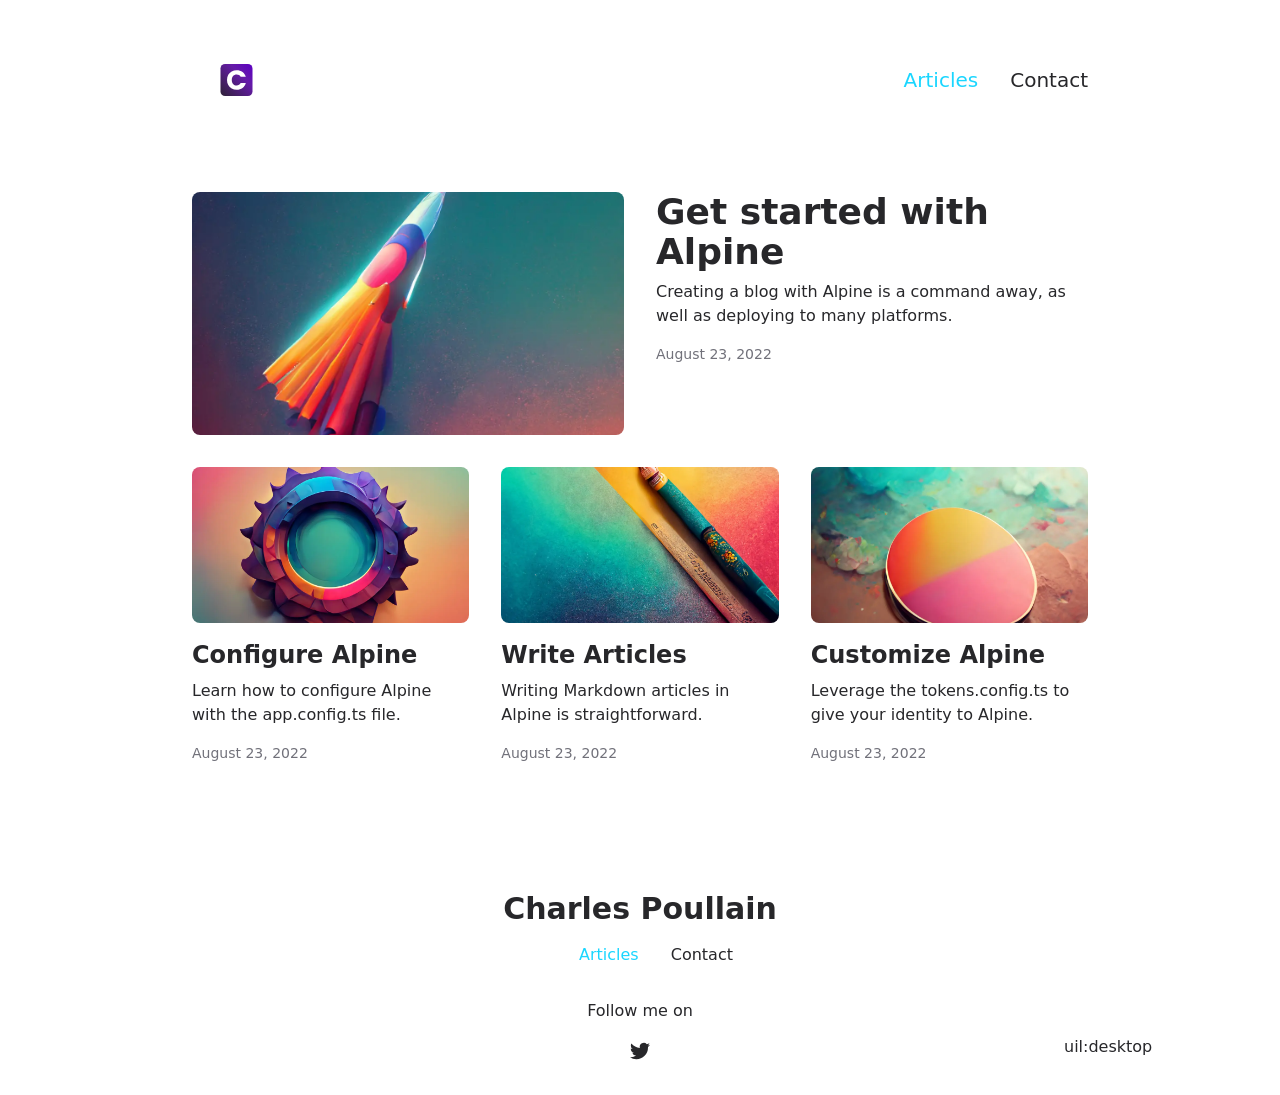
<file: articles/index.html>
<!DOCTYPE html><html  lang="en"><head><meta charset="utf-8">
<meta name="viewport" content="width=device-width, initial-scale=1">
<title>Articles</title>
<meta name="twitter:card" content="summary_large_image">
<meta name="description" content="Charles Poullain Blog - Fullstack developer">
<meta property="og:description" content="Charles Poullain Blog - Fullstack developer">
<meta property="og:image" content="/social-card-preview.png">
<meta property="og:image:width" content="400">
<meta property="og:image:height" content="300">
<meta property="og:image:alt" content="An image showcasing my project.">
<meta property="og:title" content="Articles">
<link rel="preload" as="fetch" crossorigin="anonymous" href="/articles/_payload.json">
<link rel="stylesheet" href="/_nuxt/entry.Cf_NfQ_y.css">
<link rel="stylesheet" href="/_nuxt/DocumentDrivenNotFound.rp24EwsG.css">
<link rel="stylesheet" href="/_nuxt/ArticlesList.Bmuwh99z.css">
<link rel="stylesheet" href="/_nuxt/ArticlesListItem.Db03uJQJ.css">
<link rel="stylesheet" href="/_nuxt/ProseA.D4RtImXF.css">
<link rel="stylesheet" href="/_nuxt/ProseCodeInline.DPyaAaT7.css">
<link rel="modulepreload" as="script" crossorigin href="/_nuxt/CAMGwU_J.js">
<link rel="modulepreload" as="script" crossorigin href="/_nuxt/jXcX-2-a.js">
<link rel="modulepreload" as="script" crossorigin href="/_nuxt/CnSJeE1j.js">
<link rel="modulepreload" as="script" crossorigin href="/_nuxt/3sIXZnc_.js">
<link rel="modulepreload" as="script" crossorigin href="/_nuxt/DDpg--Sw.js">
<link rel="modulepreload" as="script" crossorigin href="/_nuxt/BcFztZD_.js">
<link rel="modulepreload" as="script" crossorigin href="/_nuxt/CDX4LtUK.js">
<link rel="modulepreload" as="script" crossorigin href="/_nuxt/CGOqFoQv.js">
<link rel="modulepreload" as="script" crossorigin href="/_nuxt/CcoOUP5x.js">
<link rel="modulepreload" as="script" crossorigin href="/_nuxt/BT2n-7ok.js">
<link rel="modulepreload" as="script" crossorigin href="/_nuxt/BLFCn3vT.js">
<link rel="modulepreload" as="script" crossorigin href="/_nuxt/BcWussCh.js">
<link rel="modulepreload" as="script" crossorigin href="/_nuxt/BTtt0R2O.js">
<link rel="modulepreload" as="script" crossorigin href="/_nuxt/DNUryXxq.js">
<link rel="modulepreload" as="script" crossorigin href="/_nuxt/_VhAGMdC.js">
<link rel="prefetch" as="style" href="/_nuxt/article.DDlxgXvj.css">
<link rel="prefetch" as="script" crossorigin href="/_nuxt/B0JIAukR.js">
<link rel="prefetch" as="script" crossorigin href="/_nuxt/BiGnFL3H.js">
<link rel="prefetch" as="script" crossorigin href="/_nuxt/I08NBmEu.js">
<link rel="prefetch" as="style" href="/_nuxt/useStudio.DzA-IoZ4.css">
<link rel="prefetch" as="script" crossorigin href="/_nuxt/C799SneU.js">
<link rel="prefetch" as="style" href="/_nuxt/error-404.D2gJf3ut.css">
<link rel="prefetch" as="script" crossorigin href="/_nuxt/Bg-FLVce.js">
<link rel="prefetch" as="style" href="/_nuxt/error-500.DdUW5Esy.css">
<link rel="prefetch" as="script" crossorigin href="/_nuxt/CoQHy5Qu.js">
<script type="module" src="/_nuxt/CAMGwU_J.js" crossorigin></script><style id="pinceau-runtime-hydratable">@media{.phy[--]{--puid:3Z531y-v;}.pv-Woo-FU{max-width:var(--elements-container-maxWidth);padding-left:var(--elements-container-padding-mobile);padding-right:var(--elements-container-padding-mobile);}@media (min-width: 475px){.pv-Woo-FU{padding-left:var(--elements-container-padding-xs);padding-right:var(--elements-container-padding-xs);}}@media (min-width: 640px){.pv-Woo-FU{padding-left:var(--elements-container-padding-sm);padding-right:var(--elements-container-padding-sm);}}@media (min-width: 768px){.pv-Woo-FU{padding-left:var(--elements-container-padding-md);padding-right:var(--elements-container-padding-md);}}} </style><style id="pinceau-theme">@media { :root {--pinceau-mq: initial; --alpine-readableLine: 68ch;--alpine-backdrop-backgroundColor: #f4f4f5b3;--prose-code-inline-padding: 0.2rem 0.375rem 0.2rem 0.375rem;--prose-code-block-backdropFilter: contrast(1);--prose-code-block-border-style: solid;--prose-code-block-border-width: 1px;--prose-tbody-tr-borderBottom-style: dashed;--prose-tbody-tr-borderBottom-width: 1px;--prose-th-textAlign: inherit;--prose-thead-borderBottom-style: solid;--prose-thead-borderBottom-width: 1px;--prose-thead-border-style: solid;--prose-thead-border-width: 0px;--prose-table-textAlign: start;--prose-hr-width: 1px;--prose-hr-style: solid;--prose-li-listStylePosition: outside;--prose-ol-li-markerColor: currentColor;--prose-ol-paddingInlineStart: 21px;--prose-ol-listStyleType: decimal;--prose-ul-li-markerColor: currentColor;--prose-ul-paddingInlineStart: 21px;--prose-ul-listStyleType: disc;--prose-blockquote-border-style: solid;--prose-blockquote-border-width: 4px;--prose-blockquote-quotes: '201C' '201D' '2018' '2019';--prose-blockquote-paddingInlineStart: 24px;--prose-a-code-color-hover: currentColor;--prose-a-code-color-static: currentColor;--prose-a-hasCode-borderBottom: none;--prose-a-border-distance: 2px;--prose-a-border-color-hover: currentColor;--prose-a-border-color-static: currentColor;--prose-a-border-style-hover: solid;--prose-a-border-style-static: dashed;--prose-a-border-width: 1px;--prose-a-color-static: inherit;--prose-a-textDecoration: none;--prose-h6-margin: 3rem 0 2rem;--prose-h5-margin: 3rem 0 2rem;--prose-h4-margin: 3rem 0 2rem;--prose-h3-margin: 3rem 0 2rem;--prose-h2-margin: 3rem 0 2rem;--prose-h1-margin: 0 0 2rem;--prose-p-fontSize: 18px;--typography-lead-loose: 2;--typography-lead-relaxed: 1.625;--typography-lead-normal: 1.5;--typography-lead-snug: 1.375;--typography-lead-tight: 1.25;--typography-lead-none: 1;--typography-lead-10: 2.5rem;--typography-lead-9: 2.25rem;--typography-lead-8: 2rem;--typography-lead-7: 1.75rem;--typography-lead-6: 1.5rem;--typography-lead-5: 1.25rem;--typography-lead-4: 1rem;--typography-lead-3: .75rem;--typography-lead-2: .5rem;--typography-lead-1: .025rem;--typography-fontWeight-black: 900;--typography-fontWeight-extrabold: 800;--typography-fontWeight-bold: 700;--typography-fontWeight-semibold: 600;--typography-fontWeight-medium: 500;--typography-fontWeight-normal: 400;--typography-fontWeight-light: 300;--typography-fontWeight-extralight: 200;--typography-fontWeight-thin: 100;--typography-fontSize-9xl: 128px;--typography-fontSize-8xl: 96px;--typography-fontSize-7xl: 72px;--typography-fontSize-6xl: 60px;--typography-fontSize-5xl: 48px;--typography-fontSize-4xl: 36px;--typography-fontSize-3xl: 30px;--typography-fontSize-2xl: 24px;--typography-fontSize-xl: 20px;--typography-fontSize-lg: 18px;--typography-fontSize-base: 16px;--typography-fontSize-sm: 14px;--typography-fontSize-xs: 12px;--typography-letterSpacing-wide: 0.025em;--typography-letterSpacing-tight: -0.025em;--typography-verticalMargin-base: 24px;--typography-verticalMargin-sm: 16px;--elements-border-secondary-hover: [object Object];--elements-backdrop-background: #fffc;--elements-backdrop-filter: saturate(200%) blur(20px);--elements-container-maxWidth: 64rem;--lead-loose: 2;--lead-relaxed: 1.625;--lead-normal: 1.5;--lead-snug: 1.375;--lead-tight: 1.25;--lead-none: 1;--lead-10: 2.5rem;--lead-9: 2.25rem;--lead-8: 2rem;--lead-7: 1.75rem;--lead-6: 1.5rem;--lead-5: 1.25rem;--lead-4: 1rem;--lead-3: .75rem;--lead-2: .5rem;--lead-1: .025rem;--letterSpacing-widest: 0.1em;--letterSpacing-wider: 0.05em;--letterSpacing-wide: 0.025em;--letterSpacing-normal: 0em;--letterSpacing-tight: -0.025em;--letterSpacing-tighter: -0.05em;--fontSize-9xl: 8rem;--fontSize-8xl: 6rem;--fontSize-7xl: 4.5rem;--fontSize-6xl: 3.75rem;--fontSize-5xl: 3rem;--fontSize-4xl: 2.25rem;--fontSize-3xl: 1.875rem;--fontSize-2xl: 1.5rem;--fontSize-xl: 1.25rem;--fontSize-lg: 1.125rem;--fontSize-base: 1rem;--fontSize-sm: 0.875rem;--fontSize-xs: 0.75rem;--fontWeight-black: 900;--fontWeight-extrabold: 800;--fontWeight-bold: 700;--fontWeight-semibold: 600;--fontWeight-medium: 500;--fontWeight-normal: 400;--fontWeight-light: 300;--fontWeight-extralight: 200;--fontWeight-thin: 100;--font-mono: ui-monospace, SFMono-Regular, Menlo, Monaco, Consolas, Liberation Mono, Courier New, monospace;--font-serif: ui-serif, Georgia, Cambria, Times New Roman, Times, serif;--font-sans: ui-sans-serif, system-ui, -apple-system, BlinkMacSystemFont, Segoe UI, Roboto, Helvetica Neue, Arial, Noto Sans, sans-serif, Apple Color Emoji, Segoe UI Emoji, Segoe UI Symbol, Noto Color Emoji;--opacity-total: 1;--opacity-high: 0.8;--opacity-medium: 0.5;--opacity-soft: 0.3;--opacity-light: 0.15;--opacity-bright: 0.1;--opacity-noOpacity: 0;--borderWidth-lg: 3px;--borderWidth-md: 2px;--borderWidth-sm: 1px;--borderWidth-noBorder: 0;--space-rem-875: 0.875rem;--space-rem-625: 0.625rem;--space-rem-375: 0.375rem;--space-rem-125: 0.125rem;--space-px: 1px;--space-128: 32rem;--space-96: 24rem;--space-80: 20rem;--space-72: 18rem;--space-64: 16rem;--space-60: 15rem;--space-56: 14rem;--space-52: 13rem;--space-48: 12rem;--space-44: 11rem;--space-40: 10rem;--space-36: 9rem;--space-32: 8rem;--space-28: 7rem;--space-24: 6rem;--space-20: 5rem;--space-16: 4rem;--space-14: 3.5rem;--space-12: 3rem;--space-11: 2.75rem;--space-10: 2.5rem;--space-9: 2.25rem;--space-8: 2rem;--space-7: 1.75rem;--space-6: 1.5rem;--space-5: 1.25rem;--space-4: 1rem;--space-3: 0.75rem;--space-2: 0.5rem;--space-1: 0.25rem;--space-0: 0px;--size-full: 100%;--size-7xl: 80rem;--size-6xl: 72rem;--size-5xl: 64rem;--size-4xl: 56rem;--size-3xl: 48rem;--size-2xl: 42rem;--size-xl: 36rem;--size-lg: 32rem;--size-md: 28rem;--size-sm: 24rem;--size-xs: 20rem;--size-200: 200px;--size-104: 104px;--size-80: 80px;--size-64: 64px;--size-56: 56px;--size-48: 48px;--size-40: 40px;--size-32: 32px;--size-24: 24px;--size-20: 20px;--size-16: 16px;--size-12: 12px;--size-8: 8px;--size-6: 6px;--size-4: 4px;--size-2: 2px;--size-0: 0px;--radii-full: 9999px;--radii-3xl: 1.75rem;--radii-2xl: 1.5rem;--radii-xl: 1rem;--radii-lg: 0.75rem;--radii-md: 0.5rem;--radii-sm: 0.375rem;--radii-xs: 0.25rem;--radii-2xs: 0.125rem;--radii-none: 0px;--shadow-none: 0px 0px 0px 0px transparent;--shadow-lg: 0px 10px 15px -3px #000000, 0px 4px 6px -4px #000000;--shadow-md: 0px 4px 6px -1px #000000, 0px 2px 4px -2px #000000;--shadow-sm: 0px 1px 3px 0px #000000, 0px 1px 2px -1px #000000;--shadow-xs: 0px 1px 2px 0px #000000;--height-screen: 100vh;--width-screen: 100vw;--color-primary-900: #002e38;--color-primary-800: #005c70;--color-primary-700: #008aa9;--color-primary-600: #00b9e1;--color-primary-500: #1ad6ff;--color-primary-400: #40ddff;--color-primary-300: #66e4ff;--color-primary-200: #8deaff;--color-primary-100: #b3f1ff;--color-primary-50: #d9f8ff;--color-ruby-900: #380011;--color-ruby-800: #700021;--color-ruby-700: #a90032;--color-ruby-600: #e10043;--color-ruby-500: #ff1a5e;--color-ruby-400: #ff4079;--color-ruby-300: #ff6694;--color-ruby-200: #ff8dae;--color-ruby-100: #ffb3c9;--color-ruby-50: #ffd9e4;--color-pink-900: #380025;--color-pink-800: #70004b;--color-pink-700: #a90070;--color-pink-600: #e10095;--color-pink-500: #ff1ab2;--color-pink-400: #ff40bf;--color-pink-300: #ff66cc;--color-pink-200: #ff8dd8;--color-pink-100: #ffb3e5;--color-pink-50: #ffd9f2;--color-purple-900: #190038;--color-purple-800: #330070;--color-purple-700: #4c00a9;--color-purple-600: #6500e1;--color-purple-500: #811aff;--color-purple-400: #9640ff;--color-purple-300: #ab66ff;--color-purple-200: #c08dff;--color-purple-100: #d5b3ff;--color-purple-50: #ead9ff;--color-royalblue-900: #0b0531;--color-royalblue-800: #160a62;--color-royalblue-700: #211093;--color-royalblue-600: #2c15c4;--color-royalblue-500: #4127e8;--color-royalblue-400: #614bec;--color-royalblue-300: #806ff0;--color-royalblue-200: #a093f3;--color-royalblue-100: #c0b7f7;--color-royalblue-50: #dfdbfb;--color-indigoblue-900: #001238;--color-indigoblue-800: #002370;--color-indigoblue-700: #0035a9;--color-indigoblue-600: #0047e1;--color-indigoblue-500: #1a62ff;--color-indigoblue-400: #407cff;--color-indigoblue-300: #6696ff;--color-indigoblue-200: #8db0ff;--color-indigoblue-100: #b3cbff;--color-indigoblue-50: #d9e5ff;--color-blue-900: #002438;--color-blue-800: #004870;--color-blue-700: #006ca9;--color-blue-600: #0090e1;--color-blue-500: #1aadff;--color-blue-400: #40bbff;--color-blue-300: #66c8ff;--color-blue-200: #8dd6ff;--color-blue-100: #b3e4ff;--color-blue-50: #d9f1ff;--color-lightblue-900: #002e38;--color-lightblue-800: #005c70;--color-lightblue-700: #008aa9;--color-lightblue-600: #00b9e1;--color-lightblue-500: #1ad6ff;--color-lightblue-400: #40ddff;--color-lightblue-300: #66e4ff;--color-lightblue-200: #8deaff;--color-lightblue-100: #b3f1ff;--color-lightblue-50: #d9f8ff;--color-teal-900: #062a28;--color-teal-800: #0b544f;--color-teal-700: #117d77;--color-teal-600: #16a79e;--color-teal-500: #1cd1c6;--color-teal-400: #36e4da;--color-teal-300: #5fe9e1;--color-teal-200: #87efe9;--color-teal-100: #aff4f0;--color-teal-50: #d7faf8;--color-pear-900: #2a2b09;--color-pear-800: #545512;--color-pear-700: #7e801b;--color-pear-600: #a8aa24;--color-pear-500: #d0d32f;--color-pear-400: #d8da52;--color-pear-300: #e0e274;--color-pear-200: #e8e997;--color-pear-100: #eff0ba;--color-pear-50: #f7f8dc;--color-red-900: #380300;--color-red-800: #700700;--color-red-700: #a90a00;--color-red-600: #e10e00;--color-red-500: #ff281a;--color-red-400: #ff4c40;--color-red-300: #ff7066;--color-red-200: #ff948d;--color-red-100: #ffb7b3;--color-red-50: #ffdbd9;--color-orange-900: #381800;--color-orange-800: #702f00;--color-orange-700: #a94700;--color-orange-600: #e15e00;--color-orange-500: #ff7a1a;--color-orange-400: #ff9040;--color-orange-300: #ffa666;--color-orange-200: #ffbd8d;--color-orange-100: #ffd3b3;--color-orange-50: #ffe9d9;--color-yellow-900: #362b03;--color-yellow-800: #6d5605;--color-yellow-700: #a38108;--color-yellow-600: #daac0a;--color-yellow-500: #f5c828;--color-yellow-400: #f7d14c;--color-yellow-300: #f8da70;--color-yellow-200: #fae393;--color-yellow-100: #fcedb7;--color-yellow-50: #fdf6db;--color-green-900: #003f25;--color-green-800: #005e38;--color-green-700: #007e4a;--color-green-600: #009d5d;--color-green-500: #00bd6f;--color-green-400: #00dc82;--color-green-300: #30ffaa;--color-green-200: #83ffcc;--color-green-100: #acffdd;--color-green-50: #d6ffee;--color-gray-900: #18181B;--color-gray-800: #27272A;--color-gray-700: #3f3f46;--color-gray-600: #52525B;--color-gray-500: #71717A;--color-gray-400: #a1a1aa;--color-gray-300: #D4d4d8;--color-gray-200: #e4e4e7;--color-gray-100: #f4f4f5;--color-gray-50: #fafafa;--color-black: #0c0c0d;--color-white: #FFFFFF;--media-portrait: only screen and (orientation: portrait);--media-landscape: only screen and (orientation: landscape);--media-rm: (prefers-reduced-motion: reduce);--media-2xl: (min-width: 1536px);--media-xl: (min-width: 1280px);--media-lg: (min-width: 1024px);--media-md: (min-width: 768px);--media-sm: (min-width: 640px);--media-xs: (min-width: 475px);--alpine-body-color: var(--color-gray-800);--alpine-body-backgroundColor: var(--color-white);--prose-code-inline-fontWeight: var(--typography-fontWeight-normal);--prose-code-inline-fontSize: var(--typography-fontSize-sm);--prose-code-inline-borderRadius: var(--radii-xs);--prose-code-block-pre-padding: var(--typography-verticalMargin-sm);--prose-code-block-margin: var(--typography-verticalMargin-base) 0;--prose-code-block-fontSize: var(--typography-fontSize-sm);--prose-tbody-code-inline-fontSize: var(--typography-fontSize-sm);--prose-tbody-td-padding: var(--typography-verticalMargin-sm);--prose-th-fontWeight: var(--typography-fontWeight-semibold);--prose-th-padding: 0 var(--typography-verticalMargin-sm) var(--typography-verticalMargin-sm) var(--typography-verticalMargin-sm);--prose-table-lineHeight: var(--typography-lead-6);--prose-table-fontSize: var(--typography-fontSize-sm);--prose-table-margin: var(--typography-verticalMargin-base) 0;--prose-hr-margin: var(--typography-verticalMargin-base) 0;--prose-li-margin: var(--typography-verticalMargin-sm) 0;--prose-ol-margin: var(--typography-verticalMargin-base) 0;--prose-ul-margin: var(--typography-verticalMargin-base) 0;--prose-blockquote-margin: var(--typography-verticalMargin-base) 0;--prose-a-code-border-style: var(--prose-a-border-style-static);--prose-a-code-border-width: var(--prose-a-border-width);--prose-a-fontWeight: var(--typography-fontWeight-medium);--prose-img-margin: var(--typography-verticalMargin-base) 0;--prose-strong-fontWeight: var(--typography-fontWeight-semibold);--prose-h6-iconSize: var(--typography-fontSize-base);--prose-h6-fontWeight: var(--typography-fontWeight-semibold);--prose-h6-lineHeight: var(--typography-lead-normal);--prose-h6-fontSize: var(--typography-fontSize-lg);--prose-h5-iconSize: var(--typography-fontSize-lg);--prose-h5-fontWeight: var(--typography-fontWeight-semibold);--prose-h5-lineHeight: var(--typography-lead-snug);--prose-h5-fontSize: var(--typography-fontSize-xl);--prose-h4-iconSize: var(--typography-fontSize-lg);--prose-h4-letterSpacing: var(--typography-letterSpacing-tight);--prose-h4-fontWeight: var(--typography-fontWeight-semibold);--prose-h4-lineHeight: var(--typography-lead-snug);--prose-h4-fontSize: var(--typography-fontSize-2xl);--prose-h3-iconSize: var(--typography-fontSize-xl);--prose-h3-letterSpacing: var(--typography-letterSpacing-tight);--prose-h3-fontWeight: var(--typography-fontWeight-semibold);--prose-h3-lineHeight: var(--typography-lead-snug);--prose-h3-fontSize: var(--typography-fontSize-3xl);--prose-h2-iconSize: var(--typography-fontSize-2xl);--prose-h2-letterSpacing: var(--typography-letterSpacing-tight);--prose-h2-fontWeight: var(--typography-fontWeight-semibold);--prose-h2-lineHeight: var(--typography-lead-tight);--prose-h2-fontSize: var(--typography-fontSize-4xl);--prose-h1-iconSize: var(--typography-fontSize-3xl);--prose-h1-letterSpacing: var(--typography-letterSpacing-tight);--prose-h1-fontWeight: var(--typography-fontWeight-bold);--prose-h1-lineHeight: var(--typography-lead-tight);--prose-h1-fontSize: var(--typography-fontSize-5xl);--prose-p-br-margin: var(--typography-verticalMargin-base) 0 0 0;--prose-p-margin: var(--typography-verticalMargin-base) 0;--prose-p-lineHeight: var(--typography-lead-normal);--typography-color-primary-900: var(--color-primary-900);--typography-color-primary-800: var(--color-primary-800);--typography-color-primary-700: var(--color-primary-700);--typography-color-primary-600: var(--color-primary-600);--typography-color-primary-500: var(--color-primary-500);--typography-color-primary-400: var(--color-primary-400);--typography-color-primary-300: var(--color-primary-300);--typography-color-primary-200: var(--color-primary-200);--typography-color-primary-100: var(--color-primary-100);--typography-color-primary-50: var(--color-primary-50);--typography-font-code: var(--font-mono);--typography-font-body: var(--font-sans);--typography-font-display: var(--font-sans);--typography-body-backgroundColor: var(--color-white);--typography-body-color: var(--color-black);--elements-state-danger-borderColor-secondary: var(--color-red-200);--elements-state-danger-borderColor-primary: var(--color-red-100);--elements-state-danger-backgroundColor-secondary: var(--color-red-100);--elements-state-danger-backgroundColor-primary: var(--color-red-50);--elements-state-danger-color-secondary: var(--color-red-600);--elements-state-danger-color-primary: var(--color-red-500);--elements-state-warning-borderColor-secondary: var(--color-yellow-200);--elements-state-warning-borderColor-primary: var(--color-yellow-100);--elements-state-warning-backgroundColor-secondary: var(--color-yellow-100);--elements-state-warning-backgroundColor-primary: var(--color-yellow-50);--elements-state-warning-color-secondary: var(--color-yellow-700);--elements-state-warning-color-primary: var(--color-yellow-600);--elements-state-success-borderColor-secondary: var(--color-green-200);--elements-state-success-borderColor-primary: var(--color-green-100);--elements-state-success-backgroundColor-secondary: var(--color-green-100);--elements-state-success-backgroundColor-primary: var(--color-green-50);--elements-state-success-color-secondary: var(--color-green-600);--elements-state-success-color-primary: var(--color-green-500);--elements-state-info-borderColor-secondary: var(--color-blue-200);--elements-state-info-borderColor-primary: var(--color-blue-100);--elements-state-info-backgroundColor-secondary: var(--color-blue-100);--elements-state-info-backgroundColor-primary: var(--color-blue-50);--elements-state-info-color-secondary: var(--color-blue-600);--elements-state-info-color-primary: var(--color-blue-500);--elements-state-primary-borderColor-secondary: var(--color-primary-200);--elements-state-primary-borderColor-primary: var(--color-primary-100);--elements-state-primary-backgroundColor-secondary: var(--color-primary-100);--elements-state-primary-backgroundColor-primary: var(--color-primary-50);--elements-state-primary-color-secondary: var(--color-primary-700);--elements-state-primary-color-primary: var(--color-primary-600);--elements-surface-secondary-backgroundColor: var(--color-gray-200);--elements-surface-primary-backgroundColor: var(--color-gray-100);--elements-surface-background-base: var(--color-gray-100);--elements-border-secondary-static: var(--color-gray-200);--elements-border-primary-hover: var(--color-gray-200);--elements-border-primary-static: var(--color-gray-100);--elements-container-padding-md: var(--space-16);--elements-container-padding-sm: var(--space-12);--elements-container-padding-xs: var(--space-8);--elements-container-padding-mobile: var(--space-6);--elements-text-secondary-color-hover: var(--color-gray-700);--elements-text-secondary-color-static: var(--color-gray-500);--elements-text-primary-color-static: var(--color-gray-900);--text-6xl-lineHeight: var(--lead-none);--text-6xl-fontSize: var(--fontSize-6xl);--text-5xl-lineHeight: var(--lead-none);--text-5xl-fontSize: var(--fontSize-5xl);--text-4xl-lineHeight: var(--lead-10);--text-4xl-fontSize: var(--fontSize-4xl);--text-3xl-lineHeight: var(--lead-9);--text-3xl-fontSize: var(--fontSize-3xl);--text-2xl-lineHeight: var(--lead-8);--text-2xl-fontSize: var(--fontSize-2xl);--text-xl-lineHeight: var(--lead-7);--text-xl-fontSize: var(--fontSize-xl);--text-lg-lineHeight: var(--lead-7);--text-lg-fontSize: var(--fontSize-lg);--text-base-lineHeight: var(--lead-6);--text-base-fontSize: var(--fontSize-base);--text-sm-lineHeight: var(--lead-5);--text-sm-fontSize: var(--fontSize-sm);--text-xs-lineHeight: var(--lead-4);--text-xs-fontSize: var(--fontSize-xs);--shadow-2xl: 0px 25px 50px -12px var(--color-gray-900);--shadow-xl: 0px 20px 25px -5px var(--color-gray-400), 0px 8px 10px -6px #000000;--color-secondary-900: var(--color-gray-900);--color-secondary-800: var(--color-gray-800);--color-secondary-700: var(--color-gray-700);--color-secondary-600: var(--color-gray-600);--color-secondary-500: var(--color-gray-500);--color-secondary-400: var(--color-gray-400);--color-secondary-300: var(--color-gray-300);--color-secondary-200: var(--color-gray-200);--color-secondary-100: var(--color-gray-100);--color-secondary-50: var(--color-gray-50);--prose-a-code-background-hover: var(--typography-color-primary-50);--prose-a-code-border-color-hover: var(--typography-color-primary-500);--prose-a-color-hover: var(--typography-color-primary-500);--typography-color-secondary-900: var(--color-secondary-900);--typography-color-secondary-800: var(--color-secondary-800);--typography-color-secondary-700: var(--color-secondary-700);--typography-color-secondary-600: var(--color-secondary-600);--typography-color-secondary-500: var(--color-secondary-500);--typography-color-secondary-400: var(--color-secondary-400);--typography-color-secondary-300: var(--color-secondary-300);--typography-color-secondary-200: var(--color-secondary-200);--typography-color-secondary-100: var(--color-secondary-100);--typography-color-secondary-50: var(--color-secondary-50);--prose-code-inline-backgroundColor: var(--typography-color-secondary-100);--prose-code-inline-color: var(--typography-color-secondary-700);--prose-code-block-backgroundColor: var(--typography-color-secondary-100);--prose-code-block-color: var(--typography-color-secondary-700);--prose-code-block-border-color: var(--typography-color-secondary-200);--prose-tbody-tr-borderBottom-color: var(--typography-color-secondary-200);--prose-th-color: var(--typography-color-secondary-600);--prose-thead-borderBottom-color: var(--typography-color-secondary-200);--prose-thead-border-color: var(--typography-color-secondary-300);--prose-hr-color: var(--typography-color-secondary-200);--prose-blockquote-border-color: var(--typography-color-secondary-200);--prose-blockquote-color: var(--typography-color-secondary-500);--prose-a-code-border-color-static: var(--typography-color-secondary-400); } }@media { :root.dark {--pinceau-mq: dark; --alpine-backdrop-backgroundColor: #18181bb3;--prose-code-block-backdropFilter: contrast(1);--prose-ol-li-markerColor: currentColor;--prose-ul-li-markerColor: currentColor;--prose-a-code-color-hover: currentColor;--prose-a-code-color-static: currentColor;--prose-a-border-color-hover: currentColor;--prose-a-border-color-static: currentColor;--prose-a-color-static: inherit;--elements-backdrop-background: #0c0d0ccc;--alpine-body-color: var(--color-gray-200);--alpine-body-backgroundColor: var(--color-black);--typography-body-backgroundColor: var(--color-black);--typography-body-color: var(--color-white);--elements-state-danger-borderColor-secondary: var(--color-red-700);--elements-state-danger-borderColor-primary: var(--color-red-800);--elements-state-danger-backgroundColor-secondary: var(--color-red-800);--elements-state-danger-backgroundColor-primary: var(--color-red-900);--elements-state-danger-color-secondary: var(--color-red-200);--elements-state-danger-color-primary: var(--color-red-300);--elements-state-warning-borderColor-secondary: var(--color-yellow-700);--elements-state-warning-borderColor-primary: var(--color-yellow-800);--elements-state-warning-backgroundColor-secondary: var(--color-yellow-800);--elements-state-warning-backgroundColor-primary: var(--color-yellow-900);--elements-state-warning-color-secondary: var(--color-yellow-200);--elements-state-warning-color-primary: var(--color-yellow-400);--elements-state-success-borderColor-secondary: var(--color-green-700);--elements-state-success-borderColor-primary: var(--color-green-800);--elements-state-success-backgroundColor-secondary: var(--color-green-800);--elements-state-success-backgroundColor-primary: var(--color-green-900);--elements-state-success-color-secondary: var(--color-green-200);--elements-state-success-color-primary: var(--color-green-400);--elements-state-info-borderColor-secondary: var(--color-blue-700);--elements-state-info-borderColor-primary: var(--color-blue-800);--elements-state-info-backgroundColor-secondary: var(--color-blue-800);--elements-state-info-backgroundColor-primary: var(--color-blue-900);--elements-state-info-color-secondary: var(--color-blue-200);--elements-state-info-color-primary: var(--color-blue-400);--elements-state-primary-borderColor-secondary: var(--color-primary-700);--elements-state-primary-borderColor-primary: var(--color-primary-800);--elements-state-primary-backgroundColor-secondary: var(--color-primary-800);--elements-state-primary-backgroundColor-primary: var(--color-primary-900);--elements-state-primary-color-secondary: var(--color-primary-200);--elements-state-primary-color-primary: var(--color-primary-400);--elements-surface-secondary-backgroundColor: var(--color-gray-800);--elements-surface-primary-backgroundColor: var(--color-gray-900);--elements-surface-background-base: var(--color-gray-900);--elements-border-secondary-static: var(--color-gray-800);--elements-border-primary-hover: var(--color-gray-800);--elements-border-primary-static: var(--color-gray-900);--elements-text-secondary-color-hover: var(--color-gray-200);--elements-text-secondary-color-static: var(--color-gray-400);--elements-text-primary-color-static: var(--color-gray-50);--prose-a-code-background-hover: var(--typography-color-primary-900);--prose-a-code-border-color-hover: var(--typography-color-primary-600);--prose-a-color-hover: var(--typography-color-primary-400);--prose-code-inline-backgroundColor: var(--typography-color-secondary-800);--prose-code-inline-color: var(--typography-color-secondary-200);--prose-code-block-backgroundColor: var(--typography-color-secondary-900);--prose-code-block-color: var(--typography-color-secondary-200);--prose-code-block-border-color: var(--typography-color-secondary-800);--prose-tbody-tr-borderBottom-color: var(--typography-color-secondary-800);--prose-th-color: var(--typography-color-secondary-400);--prose-thead-borderBottom-color: var(--typography-color-secondary-800);--prose-thead-border-color: var(--typography-color-secondary-600);--prose-hr-color: var(--typography-color-secondary-800);--prose-blockquote-border-color: var(--typography-color-secondary-700);--prose-blockquote-color: var(--typography-color-secondary-400);--prose-a-code-border-color-static: var(--typography-color-secondary-600); } }</style><script>"use strict";(()=>{const a=window,e=document.documentElement,c=window.localStorage,d=["dark","light"],n=c&&c.getItem&&c.getItem("nuxt-color-mode")||"system";let l=n==="system"?f():n;const i=e.getAttribute("data-color-mode-forced");i&&(l=i),r(l),a["__NUXT_COLOR_MODE__"]={preference:n,value:l,getColorScheme:f,addColorScheme:r,removeColorScheme:u};function r(o){const t=""+o+"",s="";e.classList?e.classList.add(t):e.className+=" "+t,s&&e.setAttribute("data-"+s,o)}function u(o){const t=""+o+"",s="";e.classList?e.classList.remove(t):e.className=e.className.replace(new RegExp(t,"g"),""),s&&e.removeAttribute("data-"+s)}function m(o){return a.matchMedia("(prefers-color-scheme"+o+")")}function f(){if(a.matchMedia&&m("").media!=="not all"){for(const o of d)if(m(":"+o).matches)return o}return"light"}})();
</script></head><body><div id="__nuxt"><div class="container pv-Woo-FU pc-3Z531y app-layout" data-v-92754a60 data-v-aa14d472><!--[--><div class="nuxt-progress" style="width:0%;height:3px;opacity:0;background-size:Infinity% auto;" data-v-92754a60></div><header class="left" data-v-92754a60 data-v-d0bc1945><div class="menu" data-v-d0bc1945><button aria-label="Navigation Menu" data-v-d0bc1945><svg width="24" height="24" viewBox="0 0 68 68" fill="currentColor" xmlns="http://www.w3.org/2000/svg" data-v-d0bc1945><path d="M8 34C8 32.1362 8 31.2044 8.30448 30.4693C8.71046 29.4892 9.48915 28.7105 10.4693 28.3045C11.2044 28 12.1362 28 14 28C15.8638 28 16.7956 28 17.5307 28.3045C18.5108 28.7105 19.2895 29.4892 19.6955 30.4693C20 31.2044 20 32.1362 20 34C20 35.8638 20 36.7956 19.6955 37.5307C19.2895 38.5108 18.5108 39.2895 17.5307 39.6955C16.7956 40 15.8638 40 14 40C12.1362 40 11.2044 40 10.4693 39.6955C9.48915 39.2895 8.71046 38.5108 8.30448 37.5307C8 36.7956 8 35.8638 8 34Z" data-v-d0bc1945></path><path d="M28 34C28 32.1362 28 31.2044 28.3045 30.4693C28.7105 29.4892 29.4892 28.7105 30.4693 28.3045C31.2044 28 32.1362 28 34 28C35.8638 28 36.7956 28 37.5307 28.3045C38.5108 28.7105 39.2895 29.4892 39.6955 30.4693C40 31.2044 40 32.1362 40 34C40 35.8638 40 36.7956 39.6955 37.5307C39.2895 38.5108 38.5108 39.2895 37.5307 39.6955C36.7956 40 35.8638 40 34 40C32.1362 40 31.2044 40 30.4693 39.6955C29.4892 39.2895 28.7105 38.5108 28.3045 37.5307C28 36.7956 28 35.8638 28 34Z" data-v-d0bc1945></path><path d="M48 34C48 32.1362 48 31.2044 48.3045 30.4693C48.7105 29.4892 49.4892 28.7105 50.4693 28.3045C51.2044 28 52.1362 28 54 28C55.8638 28 56.7956 28 57.5307 28.3045C58.5108 28.7105 59.2895 29.4892 59.6955 30.4693C60 31.2044 60 32.1362 60 34C60 35.8638 60 36.7956 59.6955 37.5307C59.2895 38.5108 58.5108 39.2895 57.5307 39.6955C56.7956 40 55.8638 40 54 40C52.1362 40 51.2044 40 50.4693 39.6955C49.4892 39.2895 48.7105 38.5108 48.3045 37.5307C48 36.7956 48 35.8638 48 34Z" data-v-d0bc1945></path></svg></button></div><div class="overlay" data-v-d0bc1945><nav data-v-d0bc1945 data-v-123d1faa><ul data-v-123d1faa><!--[--><li data-v-123d1faa><a href="/" class="" data-v-123d1faa><span class="underline-fx" data-v-123d1faa></span> </a></li><li data-v-123d1faa><a aria-current="page" href="/articles" class="router-link-active router-link-exact-active" data-v-123d1faa><span class="underline-fx" data-v-123d1faa></span> Articles</a></li><li data-v-123d1faa><a href="/contact" class="" data-v-123d1faa><span class="underline-fx" data-v-123d1faa></span> Contact</a></li><!--]--></ul></nav></div><div class="logo" data-v-d0bc1945><a href="/" class="" data-v-d0bc1945><img src="/logo.me.svg" class="dark-img" alt="Charles" width="89" height="31" data-v-d0bc1945><img src="/logo.me.svg" class="light-img" alt="Charles" width="89" height="31" data-v-d0bc1945></a></div><div class="main-nav" data-v-d0bc1945><nav data-v-d0bc1945 data-v-123d1faa><ul data-v-123d1faa><!--[--><li data-v-123d1faa><a href="/" class="" data-v-123d1faa><span class="underline-fx" data-v-123d1faa></span> </a></li><li data-v-123d1faa><a aria-current="page" href="/articles" class="router-link-active router-link-exact-active" data-v-123d1faa><span class="underline-fx" data-v-123d1faa></span> Articles</a></li><li data-v-123d1faa><a href="/contact" class="" data-v-123d1faa><span class="underline-fx" data-v-123d1faa></span> Contact</a></li><!--]--></ul></nav></div></header><!--[--><div class="document-driven-page"><main><!--[--><div><div class="articles-list" data-v-ce1343bc><div class="featured" data-v-ce1343bc><article class="featured" data-v-ce1343bc data-v-773073cc><div class="image" data-v-773073cc><!----><a href="/articles/get-started" class="" data-v-773073cc><img src="/articles/get-started.webp" alt="Get started with Alpine" width="16" height="9" data-v-773073cc></a></div><div class="content" data-v-773073cc><a href="/articles/get-started" class="headline" data-v-773073cc><h1 data-v-773073cc>Get started with Alpine</h1></a><p class="description" data-v-773073cc>Creating a blog with Alpine is a command away, as well as deploying to many platforms.</p><time data-v-773073cc>August 23, 2022</time></div></article></div><div class="layout" data-v-ce1343bc><!--[--><article class="" data-v-ce1343bc data-v-773073cc><div class="image" data-v-773073cc><!----><a href="/articles/configure" class="" data-v-773073cc><img src="/articles/configure-alpine.webp" alt="Configure Alpine" width="16" height="9" data-v-773073cc></a></div><div class="content" data-v-773073cc><a href="/articles/configure" class="headline" data-v-773073cc><h1 data-v-773073cc>Configure Alpine</h1></a><p class="description" data-v-773073cc>Learn how to configure Alpine with the app.config.ts file.</p><time data-v-773073cc>August 23, 2022</time></div></article><article class="" data-v-ce1343bc data-v-773073cc><div class="image" data-v-773073cc><!----><a href="/articles/write-articles" class="" data-v-773073cc><img src="/articles/write-articles.webp" alt="Write Articles" width="16" height="9" data-v-773073cc></a></div><div class="content" data-v-773073cc><a href="/articles/write-articles" class="headline" data-v-773073cc><h1 data-v-773073cc>Write Articles</h1></a><p class="description" data-v-773073cc>Writing Markdown articles in Alpine is straightforward.</p><time data-v-773073cc>August 23, 2022</time></div></article><article class="" data-v-ce1343bc data-v-773073cc><div class="image" data-v-773073cc><!----><a href="/articles/design-tokens" class="" data-v-773073cc><img src="/articles/design-tokens.webp" alt="Customize Alpine" width="16" height="9" data-v-773073cc></a></div><div class="content" data-v-773073cc><a href="/articles/design-tokens" class="headline" data-v-773073cc><h1 data-v-773073cc>Customize Alpine</h1></a><p class="description" data-v-773073cc>Leverage the tokens.config.ts to give your identity to Alpine.</p><time data-v-773073cc>August 23, 2022</time></div></article><!--]--></div></div></div><!--]--></main></div><!--]--><footer class="center" data-v-92754a60 data-v-7bb04f1a><a href="https://www.github.com/nuxt-themes/alpine" rel="noopener noreferrer" class="credits" data-v-7bb04f1a>Charles Poullain</a><div class="navigation" data-v-7bb04f1a><nav data-v-7bb04f1a data-v-123d1faa><ul data-v-123d1faa><!--[--><li data-v-123d1faa><a href="/" class="" data-v-123d1faa><span class="underline-fx" data-v-123d1faa></span> </a></li><li data-v-123d1faa><a aria-current="page" href="/articles" class="router-link-active router-link-exact-active" data-v-123d1faa><span class="underline-fx" data-v-123d1faa></span> Articles</a></li><li data-v-123d1faa><a href="/contact" class="" data-v-123d1faa><span class="underline-fx" data-v-123d1faa></span> Contact</a></li><!--]--></ul></nav></div><p class="message" data-v-7bb04f1a>Follow me on</p><div class="icons" data-v-7bb04f1a><div class="social" data-v-7bb04f1a><!--[--><a href="https://twitter.com/charlespoullain" rel="noopener noreferrer" target="_blank" title="charlespoullain" aria-label="charlespoullain" data-v-c0f4561d><svg xmlns="http://www.w3.org/2000/svg" xmlns:xlink="http://www.w3.org/1999/xlink" aria-hidden="true" role="img" class="icon" data-v-c0f4561d style="" width="1em" height="1em" viewBox="0 0 24 24" data-v-bcfe47ef><path fill="currentColor" d="M22 5.8a8.49 8.49 0 0 1-2.36.64a4.13 4.13 0 0 0 1.81-2.27a8.21 8.21 0 0 1-2.61 1a4.1 4.1 0 0 0-7 3.74a11.64 11.64 0 0 1-8.45-4.29a4.16 4.16 0 0 0-.55 2.07a4.09 4.09 0 0 0 1.82 3.41a4.05 4.05 0 0 1-1.86-.51v.05a4.1 4.1 0 0 0 3.3 4a3.93 3.93 0 0 1-1.1.17a4.9 4.9 0 0 1-.77-.07a4.11 4.11 0 0 0 3.83 2.84A8.22 8.22 0 0 1 3 18.34a7.93 7.93 0 0 1-1-.06a11.57 11.57 0 0 0 6.29 1.85A11.59 11.59 0 0 0 20 8.45v-.53a8.43 8.43 0 0 0 2-2.12"/></svg></a><!--]--></div><div class="color-mode-switch" data-v-7bb04f1a><button aria-label="Color Mode" data-v-7bb04f1a data-v-af61cf03><span data-v-af61cf03></span></button></div></div></footer><!--]--></div></div><div id="teleports"></div><script type="application/json" id="__NUXT_DATA__" data-ssr="true" data-src="/articles/_payload.json">[{"state":1,"once":74,"_errors":76,"serverRendered":50,"path":7,"prerenderedAt":79},["Reactive",2],{"$sdd-pages":3,"$sdd-surrounds":29,"$sdd-globals":46,"$scolor-mode":48,"$sdd-navigation":51,"$sicons":69},["ShallowRef",4],["ShallowReactive",5],{"/articles":6},{"_path":7,"_dir":8,"_draft":9,"_partial":9,"_locale":8,"title":10,"description":8,"layout":11,"body":12,"_type":24,"_id":25,"_source":26,"_file":27,"_extension":28},"/articles","",false,"Articles","page",{"type":13,"children":14,"toc":21},"root",[15],{"type":16,"tag":17,"props":18,"children":20},"element","articles-list",{"path":19},"articles",[],{"title":8,"searchDepth":22,"depth":22,"links":23},2,[],"markdown","content:2.articles.md","content","2.articles.md","md",["ShallowRef",30],["ShallowReactive",31],{"/articles":32},[33,41],{"_path":34,"_dir":8,"_draft":9,"_partial":9,"_locale":8,"title":8,"description":8,"layout":35,"head":36,"_type":24,"_id":39,"_source":26,"_file":40,"_extension":28},"/","default",{"title":37,"description":38},"Charles","It's all about web dev","content:1.index.md","1.index.md",{"_path":42,"_dir":8,"_draft":9,"_partial":9,"_locale":8,"title":43,"description":8,"layout":35,"_type":24,"_id":44,"_source":26,"_file":45,"_extension":28},"/contact","Contact","content:3.contact.md","3.contact.md",["ShallowRef",47],{},{"preference":49,"value":49,"unknown":50,"forced":9},"system",true,[52,53,68],{"title":8,"_path":34,"layout":35},{"title":10,"_path":7,"children":54,"layout":11},[55,59,62,65],{"title":56,"_path":57,"layout":58},"Get started with Alpine","/articles/get-started","article",{"title":60,"_path":61,"layout":58},"Configure Alpine","/articles/configure",{"title":63,"_path":64,"layout":58},"Write Articles","/articles/write-articles",{"title":66,"_path":67,"layout":58},"Customize Alpine","/articles/design-tokens",{"title":43,"_path":42,"layout":35},{"uil:twitter":70},{"left":71,"top":71,"width":72,"height":72,"rotate":71,"vFlip":9,"hFlip":9,"body":73},0,24,"\u003Cpath fill=\"currentColor\" d=\"M22 5.8a8.49 8.49 0 0 1-2.36.64a4.13 4.13 0 0 0 1.81-2.27a8.21 8.21 0 0 1-2.61 1a4.1 4.1 0 0 0-7 3.74a11.64 11.64 0 0 1-8.45-4.29a4.16 4.16 0 0 0-.55 2.07a4.09 4.09 0 0 0 1.82 3.41a4.05 4.05 0 0 1-1.86-.51v.05a4.1 4.1 0 0 0 3.3 4a3.93 3.93 0 0 1-1.1.17a4.9 4.9 0 0 1-.77-.07a4.11 4.11 0 0 0 3.83 2.84A8.22 8.22 0 0 1 3 18.34a7.93 7.93 0 0 1-1-.06a11.57 11.57 0 0 0 6.29 1.85A11.59 11.59 0 0 0 20 8.45v-.53a8.43 8.43 0 0 0 2-2.12\"/>",["Reactive",75],["Set"],["Reactive",77],{"articles":78},null,1712231236840]</script>
<script>window.__NUXT__={};window.__NUXT__.config={public:{FORMSPREE_URL:"",plausible:{hashMode:false,trackLocalhost:false,domain:"",apiHost:"https://plausible.io",autoPageviews:true,autoOutboundTracking:false},studio:{apiURL:"https://api.nuxt.studio",iframeMessagingAllowedOrigins:""},mdc:{components:{prose:true,map:{p:"prose-p",a:"prose-a",blockquote:"prose-blockquote","code-inline":"prose-code-inline",code:"ProseCodeInline",em:"prose-em",h1:"prose-h1",h2:"prose-h2",h3:"prose-h3",h4:"prose-h4",h5:"prose-h5",h6:"prose-h6",hr:"prose-hr",img:"prose-img",ul:"prose-ul",ol:"prose-ol",li:"prose-li",strong:"prose-strong",table:"prose-table",thead:"prose-thead",tbody:"prose-tbody",td:"prose-td",th:"prose-th",tr:"prose-tr"}},headings:{anchorLinks:{h1:false,h2:true,h3:true,h4:true,h5:false,h6:false}}},content:{locales:[],defaultLocale:"",integrity:1712231207178,experimental:{stripQueryParameters:false,advanceQuery:false,clientDB:false},respectPathCase:false,api:{baseURL:"/api/_content"},navigation:{fields:["navTitle","layout"]},tags:{p:"prose-p",a:"prose-a",blockquote:"prose-blockquote","code-inline":"prose-code-inline",code:"ProseCodeInline",em:"prose-em",h1:"prose-h1",h2:"prose-h2",h3:"prose-h3",h4:"prose-h4",h5:"prose-h5",h6:"prose-h6",hr:"prose-hr",img:"prose-img",ul:"prose-ul",ol:"prose-ol",li:"prose-li",strong:"prose-strong",table:"prose-table",thead:"prose-thead",tbody:"prose-tbody",td:"prose-td",th:"prose-th",tr:"prose-tr"},highlight:{theme:{default:"github-light",dark:"github-dark"},preload:["json","js","ts","html","css","vue","diff","shell","markdown","yaml","bash","ini","c","cpp"],highlighter:"shiki",langs:["js","jsx","json","ts","tsx","vue","css","html","vue","bash","md","mdc","yaml","json","js","ts","html","css","vue","diff","shell","markdown","yaml","bash","ini","c","cpp"]},wsUrl:"",documentDriven:{page:true,navigation:true,surround:true,globals:{},layoutFallbacks:["theme"],injectPage:true},host:"",trailingSlash:false,search:"",contentHead:true,anchorLinks:{depth:4,exclude:[1]}}},app:{baseURL:"/",buildAssetsDir:"/_nuxt/",cdnURL:""}}</script></body></html>
</file>
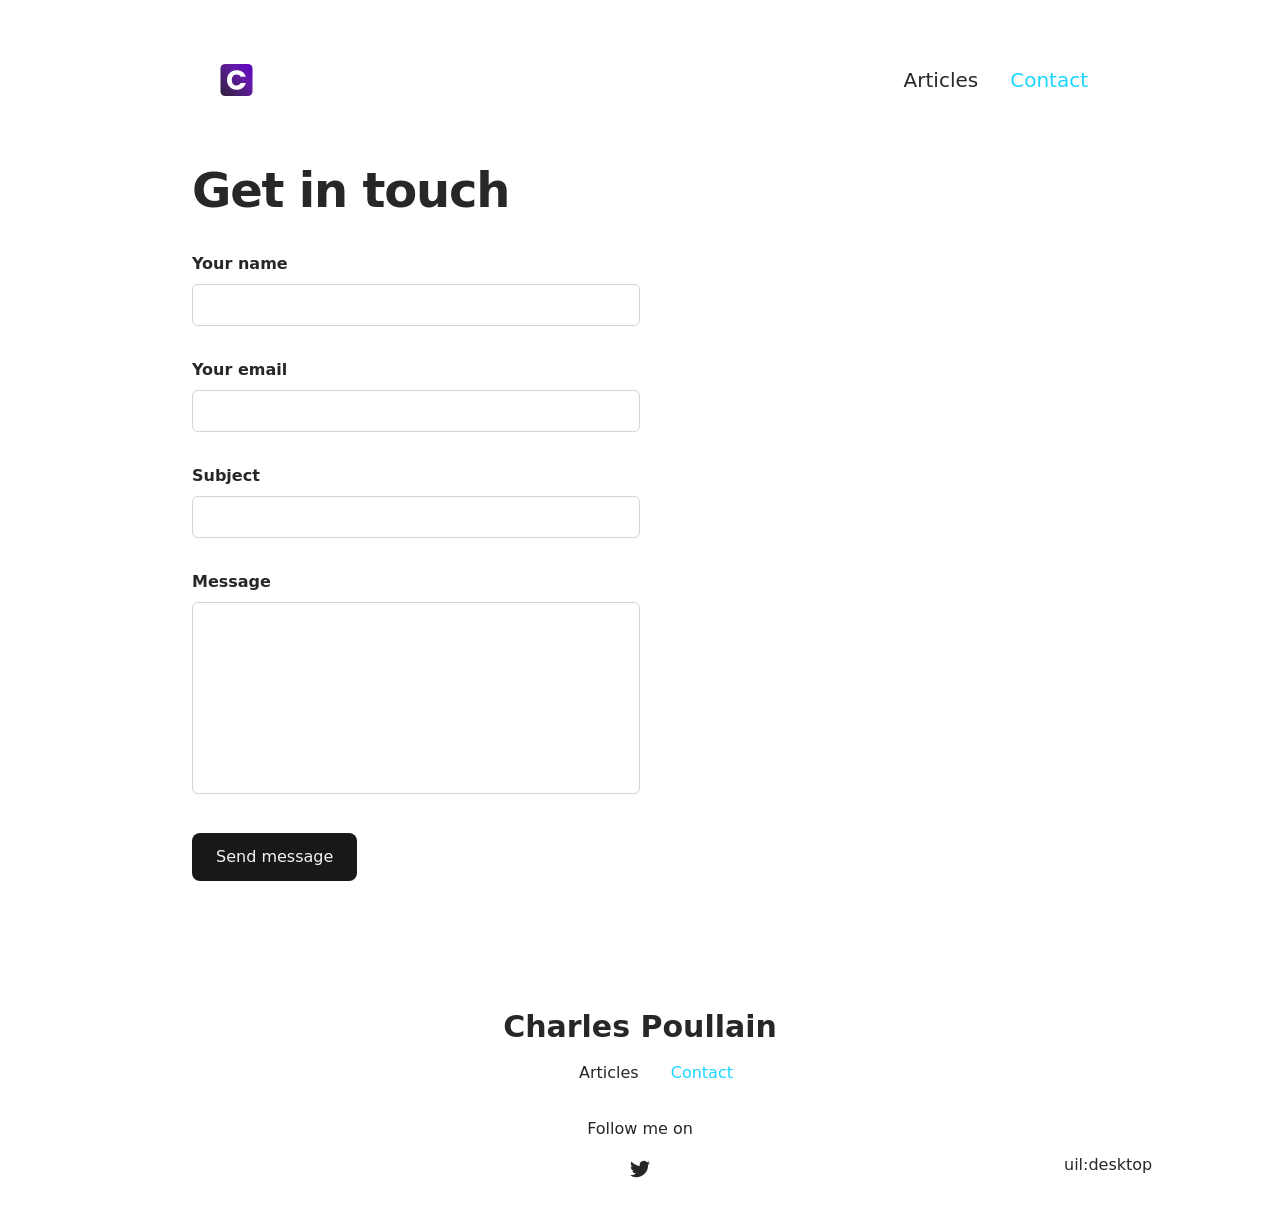
<file: contact/index.html>
<!DOCTYPE html><html  lang="en"><head><meta charset="utf-8">
<meta name="viewport" content="width=device-width, initial-scale=1">
<title>Contact</title>
<meta name="twitter:card" content="summary_large_image">
<meta name="description" content="Charles Poullain Blog - Fullstack developer">
<meta property="og:description" content="Charles Poullain Blog - Fullstack developer">
<meta property="og:image" content="/social-card-preview.png">
<meta property="og:image:width" content="400">
<meta property="og:image:height" content="300">
<meta property="og:image:alt" content="An image showcasing my project.">
<meta property="og:title" content="Contact">
<link rel="preload" as="fetch" crossorigin="anonymous" href="/contact/_payload.json">
<link rel="stylesheet" href="/_nuxt/entry.Cf_NfQ_y.css">
<link rel="stylesheet" href="/_nuxt/DocumentDrivenNotFound.rp24EwsG.css">
<link rel="stylesheet" href="/_nuxt/ProseH1.BwPAspty.css">
<link rel="stylesheet" href="/_nuxt/ContactForm.zO3SG3-6.css">
<link rel="stylesheet" href="/_nuxt/Input.dA9DCdNH.css">
<link rel="stylesheet" href="/_nuxt/Button.BkODGDpX.css">
<link rel="modulepreload" as="script" crossorigin href="/_nuxt/CAMGwU_J.js">
<link rel="modulepreload" as="script" crossorigin href="/_nuxt/jXcX-2-a.js">
<link rel="modulepreload" as="script" crossorigin href="/_nuxt/CnSJeE1j.js">
<link rel="modulepreload" as="script" crossorigin href="/_nuxt/3sIXZnc_.js">
<link rel="modulepreload" as="script" crossorigin href="/_nuxt/DDpg--Sw.js">
<link rel="modulepreload" as="script" crossorigin href="/_nuxt/BcFztZD_.js">
<link rel="modulepreload" as="script" crossorigin href="/_nuxt/CDX4LtUK.js">
<link rel="modulepreload" as="script" crossorigin href="/_nuxt/BiGnFL3H.js">
<link rel="modulepreload" as="script" crossorigin href="/_nuxt/CcoOUP5x.js">
<link rel="modulepreload" as="script" crossorigin href="/_nuxt/DB1jLbn4.js">
<link rel="modulepreload" as="script" crossorigin href="/_nuxt/DQTBnWEL.js">
<link rel="modulepreload" as="script" crossorigin href="/_nuxt/BBjEaSiD.js">
<link rel="modulepreload" as="script" crossorigin href="/_nuxt/9wCA6gHn.js">
<link rel="prefetch" as="style" href="/_nuxt/article.DDlxgXvj.css">
<link rel="prefetch" as="style" href="/_nuxt/ProseA.D4RtImXF.css">
<link rel="prefetch" as="script" crossorigin href="/_nuxt/B0JIAukR.js">
<link rel="prefetch" as="script" crossorigin href="/_nuxt/BTtt0R2O.js">
<link rel="prefetch" as="script" crossorigin href="/_nuxt/BcWussCh.js">
<link rel="prefetch" as="script" crossorigin href="/_nuxt/CGOqFoQv.js">
<link rel="prefetch" as="script" crossorigin href="/_nuxt/I08NBmEu.js">
<link rel="prefetch" as="style" href="/_nuxt/useStudio.DzA-IoZ4.css">
<link rel="prefetch" as="script" crossorigin href="/_nuxt/C799SneU.js">
<link rel="prefetch" as="style" href="/_nuxt/error-404.D2gJf3ut.css">
<link rel="prefetch" as="script" crossorigin href="/_nuxt/Bg-FLVce.js">
<link rel="prefetch" as="style" href="/_nuxt/error-500.DdUW5Esy.css">
<link rel="prefetch" as="script" crossorigin href="/_nuxt/CoQHy5Qu.js">
<script type="module" src="/_nuxt/CAMGwU_J.js" crossorigin></script><style id="pinceau-runtime-hydratable">@media{.phy[--]{--puid:vV5wHA-v;}.pv-cWWdt9{max-width:var(--elements-container-maxWidth);padding-left:var(--elements-container-padding-mobile);padding-right:var(--elements-container-padding-mobile);}@media (min-width: 475px){.pv-cWWdt9{padding-left:var(--elements-container-padding-xs);padding-right:var(--elements-container-padding-xs);}}@media (min-width: 640px){.pv-cWWdt9{padding-left:var(--elements-container-padding-sm);padding-right:var(--elements-container-padding-sm);}}@media (min-width: 768px){.pv-cWWdt9{padding-left:var(--elements-container-padding-md);padding-right:var(--elements-container-padding-md);}}} </style><style id="pinceau-theme">@media { :root {--pinceau-mq: initial; --alpine-readableLine: 68ch;--alpine-backdrop-backgroundColor: #f4f4f5b3;--prose-code-inline-padding: 0.2rem 0.375rem 0.2rem 0.375rem;--prose-code-block-backdropFilter: contrast(1);--prose-code-block-border-style: solid;--prose-code-block-border-width: 1px;--prose-tbody-tr-borderBottom-style: dashed;--prose-tbody-tr-borderBottom-width: 1px;--prose-th-textAlign: inherit;--prose-thead-borderBottom-style: solid;--prose-thead-borderBottom-width: 1px;--prose-thead-border-style: solid;--prose-thead-border-width: 0px;--prose-table-textAlign: start;--prose-hr-width: 1px;--prose-hr-style: solid;--prose-li-listStylePosition: outside;--prose-ol-li-markerColor: currentColor;--prose-ol-paddingInlineStart: 21px;--prose-ol-listStyleType: decimal;--prose-ul-li-markerColor: currentColor;--prose-ul-paddingInlineStart: 21px;--prose-ul-listStyleType: disc;--prose-blockquote-border-style: solid;--prose-blockquote-border-width: 4px;--prose-blockquote-quotes: '201C' '201D' '2018' '2019';--prose-blockquote-paddingInlineStart: 24px;--prose-a-code-color-hover: currentColor;--prose-a-code-color-static: currentColor;--prose-a-hasCode-borderBottom: none;--prose-a-border-distance: 2px;--prose-a-border-color-hover: currentColor;--prose-a-border-color-static: currentColor;--prose-a-border-style-hover: solid;--prose-a-border-style-static: dashed;--prose-a-border-width: 1px;--prose-a-color-static: inherit;--prose-a-textDecoration: none;--prose-h6-margin: 3rem 0 2rem;--prose-h5-margin: 3rem 0 2rem;--prose-h4-margin: 3rem 0 2rem;--prose-h3-margin: 3rem 0 2rem;--prose-h2-margin: 3rem 0 2rem;--prose-h1-margin: 0 0 2rem;--prose-p-fontSize: 18px;--typography-lead-loose: 2;--typography-lead-relaxed: 1.625;--typography-lead-normal: 1.5;--typography-lead-snug: 1.375;--typography-lead-tight: 1.25;--typography-lead-none: 1;--typography-lead-10: 2.5rem;--typography-lead-9: 2.25rem;--typography-lead-8: 2rem;--typography-lead-7: 1.75rem;--typography-lead-6: 1.5rem;--typography-lead-5: 1.25rem;--typography-lead-4: 1rem;--typography-lead-3: .75rem;--typography-lead-2: .5rem;--typography-lead-1: .025rem;--typography-fontWeight-black: 900;--typography-fontWeight-extrabold: 800;--typography-fontWeight-bold: 700;--typography-fontWeight-semibold: 600;--typography-fontWeight-medium: 500;--typography-fontWeight-normal: 400;--typography-fontWeight-light: 300;--typography-fontWeight-extralight: 200;--typography-fontWeight-thin: 100;--typography-fontSize-9xl: 128px;--typography-fontSize-8xl: 96px;--typography-fontSize-7xl: 72px;--typography-fontSize-6xl: 60px;--typography-fontSize-5xl: 48px;--typography-fontSize-4xl: 36px;--typography-fontSize-3xl: 30px;--typography-fontSize-2xl: 24px;--typography-fontSize-xl: 20px;--typography-fontSize-lg: 18px;--typography-fontSize-base: 16px;--typography-fontSize-sm: 14px;--typography-fontSize-xs: 12px;--typography-letterSpacing-wide: 0.025em;--typography-letterSpacing-tight: -0.025em;--typography-verticalMargin-base: 24px;--typography-verticalMargin-sm: 16px;--elements-border-secondary-hover: [object Object];--elements-backdrop-background: #fffc;--elements-backdrop-filter: saturate(200%) blur(20px);--elements-container-maxWidth: 64rem;--lead-loose: 2;--lead-relaxed: 1.625;--lead-normal: 1.5;--lead-snug: 1.375;--lead-tight: 1.25;--lead-none: 1;--lead-10: 2.5rem;--lead-9: 2.25rem;--lead-8: 2rem;--lead-7: 1.75rem;--lead-6: 1.5rem;--lead-5: 1.25rem;--lead-4: 1rem;--lead-3: .75rem;--lead-2: .5rem;--lead-1: .025rem;--letterSpacing-widest: 0.1em;--letterSpacing-wider: 0.05em;--letterSpacing-wide: 0.025em;--letterSpacing-normal: 0em;--letterSpacing-tight: -0.025em;--letterSpacing-tighter: -0.05em;--fontSize-9xl: 8rem;--fontSize-8xl: 6rem;--fontSize-7xl: 4.5rem;--fontSize-6xl: 3.75rem;--fontSize-5xl: 3rem;--fontSize-4xl: 2.25rem;--fontSize-3xl: 1.875rem;--fontSize-2xl: 1.5rem;--fontSize-xl: 1.25rem;--fontSize-lg: 1.125rem;--fontSize-base: 1rem;--fontSize-sm: 0.875rem;--fontSize-xs: 0.75rem;--fontWeight-black: 900;--fontWeight-extrabold: 800;--fontWeight-bold: 700;--fontWeight-semibold: 600;--fontWeight-medium: 500;--fontWeight-normal: 400;--fontWeight-light: 300;--fontWeight-extralight: 200;--fontWeight-thin: 100;--font-mono: ui-monospace, SFMono-Regular, Menlo, Monaco, Consolas, Liberation Mono, Courier New, monospace;--font-serif: ui-serif, Georgia, Cambria, Times New Roman, Times, serif;--font-sans: ui-sans-serif, system-ui, -apple-system, BlinkMacSystemFont, Segoe UI, Roboto, Helvetica Neue, Arial, Noto Sans, sans-serif, Apple Color Emoji, Segoe UI Emoji, Segoe UI Symbol, Noto Color Emoji;--opacity-total: 1;--opacity-high: 0.8;--opacity-medium: 0.5;--opacity-soft: 0.3;--opacity-light: 0.15;--opacity-bright: 0.1;--opacity-noOpacity: 0;--borderWidth-lg: 3px;--borderWidth-md: 2px;--borderWidth-sm: 1px;--borderWidth-noBorder: 0;--space-rem-875: 0.875rem;--space-rem-625: 0.625rem;--space-rem-375: 0.375rem;--space-rem-125: 0.125rem;--space-px: 1px;--space-128: 32rem;--space-96: 24rem;--space-80: 20rem;--space-72: 18rem;--space-64: 16rem;--space-60: 15rem;--space-56: 14rem;--space-52: 13rem;--space-48: 12rem;--space-44: 11rem;--space-40: 10rem;--space-36: 9rem;--space-32: 8rem;--space-28: 7rem;--space-24: 6rem;--space-20: 5rem;--space-16: 4rem;--space-14: 3.5rem;--space-12: 3rem;--space-11: 2.75rem;--space-10: 2.5rem;--space-9: 2.25rem;--space-8: 2rem;--space-7: 1.75rem;--space-6: 1.5rem;--space-5: 1.25rem;--space-4: 1rem;--space-3: 0.75rem;--space-2: 0.5rem;--space-1: 0.25rem;--space-0: 0px;--size-full: 100%;--size-7xl: 80rem;--size-6xl: 72rem;--size-5xl: 64rem;--size-4xl: 56rem;--size-3xl: 48rem;--size-2xl: 42rem;--size-xl: 36rem;--size-lg: 32rem;--size-md: 28rem;--size-sm: 24rem;--size-xs: 20rem;--size-200: 200px;--size-104: 104px;--size-80: 80px;--size-64: 64px;--size-56: 56px;--size-48: 48px;--size-40: 40px;--size-32: 32px;--size-24: 24px;--size-20: 20px;--size-16: 16px;--size-12: 12px;--size-8: 8px;--size-6: 6px;--size-4: 4px;--size-2: 2px;--size-0: 0px;--radii-full: 9999px;--radii-3xl: 1.75rem;--radii-2xl: 1.5rem;--radii-xl: 1rem;--radii-lg: 0.75rem;--radii-md: 0.5rem;--radii-sm: 0.375rem;--radii-xs: 0.25rem;--radii-2xs: 0.125rem;--radii-none: 0px;--shadow-none: 0px 0px 0px 0px transparent;--shadow-lg: 0px 10px 15px -3px #000000, 0px 4px 6px -4px #000000;--shadow-md: 0px 4px 6px -1px #000000, 0px 2px 4px -2px #000000;--shadow-sm: 0px 1px 3px 0px #000000, 0px 1px 2px -1px #000000;--shadow-xs: 0px 1px 2px 0px #000000;--height-screen: 100vh;--width-screen: 100vw;--color-primary-900: #002e38;--color-primary-800: #005c70;--color-primary-700: #008aa9;--color-primary-600: #00b9e1;--color-primary-500: #1ad6ff;--color-primary-400: #40ddff;--color-primary-300: #66e4ff;--color-primary-200: #8deaff;--color-primary-100: #b3f1ff;--color-primary-50: #d9f8ff;--color-ruby-900: #380011;--color-ruby-800: #700021;--color-ruby-700: #a90032;--color-ruby-600: #e10043;--color-ruby-500: #ff1a5e;--color-ruby-400: #ff4079;--color-ruby-300: #ff6694;--color-ruby-200: #ff8dae;--color-ruby-100: #ffb3c9;--color-ruby-50: #ffd9e4;--color-pink-900: #380025;--color-pink-800: #70004b;--color-pink-700: #a90070;--color-pink-600: #e10095;--color-pink-500: #ff1ab2;--color-pink-400: #ff40bf;--color-pink-300: #ff66cc;--color-pink-200: #ff8dd8;--color-pink-100: #ffb3e5;--color-pink-50: #ffd9f2;--color-purple-900: #190038;--color-purple-800: #330070;--color-purple-700: #4c00a9;--color-purple-600: #6500e1;--color-purple-500: #811aff;--color-purple-400: #9640ff;--color-purple-300: #ab66ff;--color-purple-200: #c08dff;--color-purple-100: #d5b3ff;--color-purple-50: #ead9ff;--color-royalblue-900: #0b0531;--color-royalblue-800: #160a62;--color-royalblue-700: #211093;--color-royalblue-600: #2c15c4;--color-royalblue-500: #4127e8;--color-royalblue-400: #614bec;--color-royalblue-300: #806ff0;--color-royalblue-200: #a093f3;--color-royalblue-100: #c0b7f7;--color-royalblue-50: #dfdbfb;--color-indigoblue-900: #001238;--color-indigoblue-800: #002370;--color-indigoblue-700: #0035a9;--color-indigoblue-600: #0047e1;--color-indigoblue-500: #1a62ff;--color-indigoblue-400: #407cff;--color-indigoblue-300: #6696ff;--color-indigoblue-200: #8db0ff;--color-indigoblue-100: #b3cbff;--color-indigoblue-50: #d9e5ff;--color-blue-900: #002438;--color-blue-800: #004870;--color-blue-700: #006ca9;--color-blue-600: #0090e1;--color-blue-500: #1aadff;--color-blue-400: #40bbff;--color-blue-300: #66c8ff;--color-blue-200: #8dd6ff;--color-blue-100: #b3e4ff;--color-blue-50: #d9f1ff;--color-lightblue-900: #002e38;--color-lightblue-800: #005c70;--color-lightblue-700: #008aa9;--color-lightblue-600: #00b9e1;--color-lightblue-500: #1ad6ff;--color-lightblue-400: #40ddff;--color-lightblue-300: #66e4ff;--color-lightblue-200: #8deaff;--color-lightblue-100: #b3f1ff;--color-lightblue-50: #d9f8ff;--color-teal-900: #062a28;--color-teal-800: #0b544f;--color-teal-700: #117d77;--color-teal-600: #16a79e;--color-teal-500: #1cd1c6;--color-teal-400: #36e4da;--color-teal-300: #5fe9e1;--color-teal-200: #87efe9;--color-teal-100: #aff4f0;--color-teal-50: #d7faf8;--color-pear-900: #2a2b09;--color-pear-800: #545512;--color-pear-700: #7e801b;--color-pear-600: #a8aa24;--color-pear-500: #d0d32f;--color-pear-400: #d8da52;--color-pear-300: #e0e274;--color-pear-200: #e8e997;--color-pear-100: #eff0ba;--color-pear-50: #f7f8dc;--color-red-900: #380300;--color-red-800: #700700;--color-red-700: #a90a00;--color-red-600: #e10e00;--color-red-500: #ff281a;--color-red-400: #ff4c40;--color-red-300: #ff7066;--color-red-200: #ff948d;--color-red-100: #ffb7b3;--color-red-50: #ffdbd9;--color-orange-900: #381800;--color-orange-800: #702f00;--color-orange-700: #a94700;--color-orange-600: #e15e00;--color-orange-500: #ff7a1a;--color-orange-400: #ff9040;--color-orange-300: #ffa666;--color-orange-200: #ffbd8d;--color-orange-100: #ffd3b3;--color-orange-50: #ffe9d9;--color-yellow-900: #362b03;--color-yellow-800: #6d5605;--color-yellow-700: #a38108;--color-yellow-600: #daac0a;--color-yellow-500: #f5c828;--color-yellow-400: #f7d14c;--color-yellow-300: #f8da70;--color-yellow-200: #fae393;--color-yellow-100: #fcedb7;--color-yellow-50: #fdf6db;--color-green-900: #003f25;--color-green-800: #005e38;--color-green-700: #007e4a;--color-green-600: #009d5d;--color-green-500: #00bd6f;--color-green-400: #00dc82;--color-green-300: #30ffaa;--color-green-200: #83ffcc;--color-green-100: #acffdd;--color-green-50: #d6ffee;--color-gray-900: #18181B;--color-gray-800: #27272A;--color-gray-700: #3f3f46;--color-gray-600: #52525B;--color-gray-500: #71717A;--color-gray-400: #a1a1aa;--color-gray-300: #D4d4d8;--color-gray-200: #e4e4e7;--color-gray-100: #f4f4f5;--color-gray-50: #fafafa;--color-black: #0c0c0d;--color-white: #FFFFFF;--media-portrait: only screen and (orientation: portrait);--media-landscape: only screen and (orientation: landscape);--media-rm: (prefers-reduced-motion: reduce);--media-2xl: (min-width: 1536px);--media-xl: (min-width: 1280px);--media-lg: (min-width: 1024px);--media-md: (min-width: 768px);--media-sm: (min-width: 640px);--media-xs: (min-width: 475px);--alpine-body-color: var(--color-gray-800);--alpine-body-backgroundColor: var(--color-white);--prose-code-inline-fontWeight: var(--typography-fontWeight-normal);--prose-code-inline-fontSize: var(--typography-fontSize-sm);--prose-code-inline-borderRadius: var(--radii-xs);--prose-code-block-pre-padding: var(--typography-verticalMargin-sm);--prose-code-block-margin: var(--typography-verticalMargin-base) 0;--prose-code-block-fontSize: var(--typography-fontSize-sm);--prose-tbody-code-inline-fontSize: var(--typography-fontSize-sm);--prose-tbody-td-padding: var(--typography-verticalMargin-sm);--prose-th-fontWeight: var(--typography-fontWeight-semibold);--prose-th-padding: 0 var(--typography-verticalMargin-sm) var(--typography-verticalMargin-sm) var(--typography-verticalMargin-sm);--prose-table-lineHeight: var(--typography-lead-6);--prose-table-fontSize: var(--typography-fontSize-sm);--prose-table-margin: var(--typography-verticalMargin-base) 0;--prose-hr-margin: var(--typography-verticalMargin-base) 0;--prose-li-margin: var(--typography-verticalMargin-sm) 0;--prose-ol-margin: var(--typography-verticalMargin-base) 0;--prose-ul-margin: var(--typography-verticalMargin-base) 0;--prose-blockquote-margin: var(--typography-verticalMargin-base) 0;--prose-a-code-border-style: var(--prose-a-border-style-static);--prose-a-code-border-width: var(--prose-a-border-width);--prose-a-fontWeight: var(--typography-fontWeight-medium);--prose-img-margin: var(--typography-verticalMargin-base) 0;--prose-strong-fontWeight: var(--typography-fontWeight-semibold);--prose-h6-iconSize: var(--typography-fontSize-base);--prose-h6-fontWeight: var(--typography-fontWeight-semibold);--prose-h6-lineHeight: var(--typography-lead-normal);--prose-h6-fontSize: var(--typography-fontSize-lg);--prose-h5-iconSize: var(--typography-fontSize-lg);--prose-h5-fontWeight: var(--typography-fontWeight-semibold);--prose-h5-lineHeight: var(--typography-lead-snug);--prose-h5-fontSize: var(--typography-fontSize-xl);--prose-h4-iconSize: var(--typography-fontSize-lg);--prose-h4-letterSpacing: var(--typography-letterSpacing-tight);--prose-h4-fontWeight: var(--typography-fontWeight-semibold);--prose-h4-lineHeight: var(--typography-lead-snug);--prose-h4-fontSize: var(--typography-fontSize-2xl);--prose-h3-iconSize: var(--typography-fontSize-xl);--prose-h3-letterSpacing: var(--typography-letterSpacing-tight);--prose-h3-fontWeight: var(--typography-fontWeight-semibold);--prose-h3-lineHeight: var(--typography-lead-snug);--prose-h3-fontSize: var(--typography-fontSize-3xl);--prose-h2-iconSize: var(--typography-fontSize-2xl);--prose-h2-letterSpacing: var(--typography-letterSpacing-tight);--prose-h2-fontWeight: var(--typography-fontWeight-semibold);--prose-h2-lineHeight: var(--typography-lead-tight);--prose-h2-fontSize: var(--typography-fontSize-4xl);--prose-h1-iconSize: var(--typography-fontSize-3xl);--prose-h1-letterSpacing: var(--typography-letterSpacing-tight);--prose-h1-fontWeight: var(--typography-fontWeight-bold);--prose-h1-lineHeight: var(--typography-lead-tight);--prose-h1-fontSize: var(--typography-fontSize-5xl);--prose-p-br-margin: var(--typography-verticalMargin-base) 0 0 0;--prose-p-margin: var(--typography-verticalMargin-base) 0;--prose-p-lineHeight: var(--typography-lead-normal);--typography-color-primary-900: var(--color-primary-900);--typography-color-primary-800: var(--color-primary-800);--typography-color-primary-700: var(--color-primary-700);--typography-color-primary-600: var(--color-primary-600);--typography-color-primary-500: var(--color-primary-500);--typography-color-primary-400: var(--color-primary-400);--typography-color-primary-300: var(--color-primary-300);--typography-color-primary-200: var(--color-primary-200);--typography-color-primary-100: var(--color-primary-100);--typography-color-primary-50: var(--color-primary-50);--typography-font-code: var(--font-mono);--typography-font-body: var(--font-sans);--typography-font-display: var(--font-sans);--typography-body-backgroundColor: var(--color-white);--typography-body-color: var(--color-black);--elements-state-danger-borderColor-secondary: var(--color-red-200);--elements-state-danger-borderColor-primary: var(--color-red-100);--elements-state-danger-backgroundColor-secondary: var(--color-red-100);--elements-state-danger-backgroundColor-primary: var(--color-red-50);--elements-state-danger-color-secondary: var(--color-red-600);--elements-state-danger-color-primary: var(--color-red-500);--elements-state-warning-borderColor-secondary: var(--color-yellow-200);--elements-state-warning-borderColor-primary: var(--color-yellow-100);--elements-state-warning-backgroundColor-secondary: var(--color-yellow-100);--elements-state-warning-backgroundColor-primary: var(--color-yellow-50);--elements-state-warning-color-secondary: var(--color-yellow-700);--elements-state-warning-color-primary: var(--color-yellow-600);--elements-state-success-borderColor-secondary: var(--color-green-200);--elements-state-success-borderColor-primary: var(--color-green-100);--elements-state-success-backgroundColor-secondary: var(--color-green-100);--elements-state-success-backgroundColor-primary: var(--color-green-50);--elements-state-success-color-secondary: var(--color-green-600);--elements-state-success-color-primary: var(--color-green-500);--elements-state-info-borderColor-secondary: var(--color-blue-200);--elements-state-info-borderColor-primary: var(--color-blue-100);--elements-state-info-backgroundColor-secondary: var(--color-blue-100);--elements-state-info-backgroundColor-primary: var(--color-blue-50);--elements-state-info-color-secondary: var(--color-blue-600);--elements-state-info-color-primary: var(--color-blue-500);--elements-state-primary-borderColor-secondary: var(--color-primary-200);--elements-state-primary-borderColor-primary: var(--color-primary-100);--elements-state-primary-backgroundColor-secondary: var(--color-primary-100);--elements-state-primary-backgroundColor-primary: var(--color-primary-50);--elements-state-primary-color-secondary: var(--color-primary-700);--elements-state-primary-color-primary: var(--color-primary-600);--elements-surface-secondary-backgroundColor: var(--color-gray-200);--elements-surface-primary-backgroundColor: var(--color-gray-100);--elements-surface-background-base: var(--color-gray-100);--elements-border-secondary-static: var(--color-gray-200);--elements-border-primary-hover: var(--color-gray-200);--elements-border-primary-static: var(--color-gray-100);--elements-container-padding-md: var(--space-16);--elements-container-padding-sm: var(--space-12);--elements-container-padding-xs: var(--space-8);--elements-container-padding-mobile: var(--space-6);--elements-text-secondary-color-hover: var(--color-gray-700);--elements-text-secondary-color-static: var(--color-gray-500);--elements-text-primary-color-static: var(--color-gray-900);--text-6xl-lineHeight: var(--lead-none);--text-6xl-fontSize: var(--fontSize-6xl);--text-5xl-lineHeight: var(--lead-none);--text-5xl-fontSize: var(--fontSize-5xl);--text-4xl-lineHeight: var(--lead-10);--text-4xl-fontSize: var(--fontSize-4xl);--text-3xl-lineHeight: var(--lead-9);--text-3xl-fontSize: var(--fontSize-3xl);--text-2xl-lineHeight: var(--lead-8);--text-2xl-fontSize: var(--fontSize-2xl);--text-xl-lineHeight: var(--lead-7);--text-xl-fontSize: var(--fontSize-xl);--text-lg-lineHeight: var(--lead-7);--text-lg-fontSize: var(--fontSize-lg);--text-base-lineHeight: var(--lead-6);--text-base-fontSize: var(--fontSize-base);--text-sm-lineHeight: var(--lead-5);--text-sm-fontSize: var(--fontSize-sm);--text-xs-lineHeight: var(--lead-4);--text-xs-fontSize: var(--fontSize-xs);--shadow-2xl: 0px 25px 50px -12px var(--color-gray-900);--shadow-xl: 0px 20px 25px -5px var(--color-gray-400), 0px 8px 10px -6px #000000;--color-secondary-900: var(--color-gray-900);--color-secondary-800: var(--color-gray-800);--color-secondary-700: var(--color-gray-700);--color-secondary-600: var(--color-gray-600);--color-secondary-500: var(--color-gray-500);--color-secondary-400: var(--color-gray-400);--color-secondary-300: var(--color-gray-300);--color-secondary-200: var(--color-gray-200);--color-secondary-100: var(--color-gray-100);--color-secondary-50: var(--color-gray-50);--prose-a-code-background-hover: var(--typography-color-primary-50);--prose-a-code-border-color-hover: var(--typography-color-primary-500);--prose-a-color-hover: var(--typography-color-primary-500);--typography-color-secondary-900: var(--color-secondary-900);--typography-color-secondary-800: var(--color-secondary-800);--typography-color-secondary-700: var(--color-secondary-700);--typography-color-secondary-600: var(--color-secondary-600);--typography-color-secondary-500: var(--color-secondary-500);--typography-color-secondary-400: var(--color-secondary-400);--typography-color-secondary-300: var(--color-secondary-300);--typography-color-secondary-200: var(--color-secondary-200);--typography-color-secondary-100: var(--color-secondary-100);--typography-color-secondary-50: var(--color-secondary-50);--prose-code-inline-backgroundColor: var(--typography-color-secondary-100);--prose-code-inline-color: var(--typography-color-secondary-700);--prose-code-block-backgroundColor: var(--typography-color-secondary-100);--prose-code-block-color: var(--typography-color-secondary-700);--prose-code-block-border-color: var(--typography-color-secondary-200);--prose-tbody-tr-borderBottom-color: var(--typography-color-secondary-200);--prose-th-color: var(--typography-color-secondary-600);--prose-thead-borderBottom-color: var(--typography-color-secondary-200);--prose-thead-border-color: var(--typography-color-secondary-300);--prose-hr-color: var(--typography-color-secondary-200);--prose-blockquote-border-color: var(--typography-color-secondary-200);--prose-blockquote-color: var(--typography-color-secondary-500);--prose-a-code-border-color-static: var(--typography-color-secondary-400); } }@media { :root.dark {--pinceau-mq: dark; --alpine-backdrop-backgroundColor: #18181bb3;--prose-code-block-backdropFilter: contrast(1);--prose-ol-li-markerColor: currentColor;--prose-ul-li-markerColor: currentColor;--prose-a-code-color-hover: currentColor;--prose-a-code-color-static: currentColor;--prose-a-border-color-hover: currentColor;--prose-a-border-color-static: currentColor;--prose-a-color-static: inherit;--elements-backdrop-background: #0c0d0ccc;--alpine-body-color: var(--color-gray-200);--alpine-body-backgroundColor: var(--color-black);--typography-body-backgroundColor: var(--color-black);--typography-body-color: var(--color-white);--elements-state-danger-borderColor-secondary: var(--color-red-700);--elements-state-danger-borderColor-primary: var(--color-red-800);--elements-state-danger-backgroundColor-secondary: var(--color-red-800);--elements-state-danger-backgroundColor-primary: var(--color-red-900);--elements-state-danger-color-secondary: var(--color-red-200);--elements-state-danger-color-primary: var(--color-red-300);--elements-state-warning-borderColor-secondary: var(--color-yellow-700);--elements-state-warning-borderColor-primary: var(--color-yellow-800);--elements-state-warning-backgroundColor-secondary: var(--color-yellow-800);--elements-state-warning-backgroundColor-primary: var(--color-yellow-900);--elements-state-warning-color-secondary: var(--color-yellow-200);--elements-state-warning-color-primary: var(--color-yellow-400);--elements-state-success-borderColor-secondary: var(--color-green-700);--elements-state-success-borderColor-primary: var(--color-green-800);--elements-state-success-backgroundColor-secondary: var(--color-green-800);--elements-state-success-backgroundColor-primary: var(--color-green-900);--elements-state-success-color-secondary: var(--color-green-200);--elements-state-success-color-primary: var(--color-green-400);--elements-state-info-borderColor-secondary: var(--color-blue-700);--elements-state-info-borderColor-primary: var(--color-blue-800);--elements-state-info-backgroundColor-secondary: var(--color-blue-800);--elements-state-info-backgroundColor-primary: var(--color-blue-900);--elements-state-info-color-secondary: var(--color-blue-200);--elements-state-info-color-primary: var(--color-blue-400);--elements-state-primary-borderColor-secondary: var(--color-primary-700);--elements-state-primary-borderColor-primary: var(--color-primary-800);--elements-state-primary-backgroundColor-secondary: var(--color-primary-800);--elements-state-primary-backgroundColor-primary: var(--color-primary-900);--elements-state-primary-color-secondary: var(--color-primary-200);--elements-state-primary-color-primary: var(--color-primary-400);--elements-surface-secondary-backgroundColor: var(--color-gray-800);--elements-surface-primary-backgroundColor: var(--color-gray-900);--elements-surface-background-base: var(--color-gray-900);--elements-border-secondary-static: var(--color-gray-800);--elements-border-primary-hover: var(--color-gray-800);--elements-border-primary-static: var(--color-gray-900);--elements-text-secondary-color-hover: var(--color-gray-200);--elements-text-secondary-color-static: var(--color-gray-400);--elements-text-primary-color-static: var(--color-gray-50);--prose-a-code-background-hover: var(--typography-color-primary-900);--prose-a-code-border-color-hover: var(--typography-color-primary-600);--prose-a-color-hover: var(--typography-color-primary-400);--prose-code-inline-backgroundColor: var(--typography-color-secondary-800);--prose-code-inline-color: var(--typography-color-secondary-200);--prose-code-block-backgroundColor: var(--typography-color-secondary-900);--prose-code-block-color: var(--typography-color-secondary-200);--prose-code-block-border-color: var(--typography-color-secondary-800);--prose-tbody-tr-borderBottom-color: var(--typography-color-secondary-800);--prose-th-color: var(--typography-color-secondary-400);--prose-thead-borderBottom-color: var(--typography-color-secondary-800);--prose-thead-border-color: var(--typography-color-secondary-600);--prose-hr-color: var(--typography-color-secondary-800);--prose-blockquote-border-color: var(--typography-color-secondary-700);--prose-blockquote-color: var(--typography-color-secondary-400);--prose-a-code-border-color-static: var(--typography-color-secondary-600); } }</style><script>"use strict";(()=>{const a=window,e=document.documentElement,c=window.localStorage,d=["dark","light"],n=c&&c.getItem&&c.getItem("nuxt-color-mode")||"system";let l=n==="system"?f():n;const i=e.getAttribute("data-color-mode-forced");i&&(l=i),r(l),a["__NUXT_COLOR_MODE__"]={preference:n,value:l,getColorScheme:f,addColorScheme:r,removeColorScheme:u};function r(o){const t=""+o+"",s="";e.classList?e.classList.add(t):e.className+=" "+t,s&&e.setAttribute("data-"+s,o)}function u(o){const t=""+o+"",s="";e.classList?e.classList.remove(t):e.className=e.className.replace(new RegExp(t,"g"),""),s&&e.removeAttribute("data-"+s)}function m(o){return a.matchMedia("(prefers-color-scheme"+o+")")}function f(){if(a.matchMedia&&m("").media!=="not all"){for(const o of d)if(m(":"+o).matches)return o}return"light"}})();
</script></head><body><div id="__nuxt"><div class="container pv-cWWdt9 pc-vV5wHA app-layout" data-v-92754a60 data-v-aa14d472><!--[--><div class="nuxt-progress" style="width:0%;height:3px;opacity:0;background-size:Infinity% auto;" data-v-92754a60></div><header class="left" data-v-92754a60 data-v-d0bc1945><div class="menu" data-v-d0bc1945><button aria-label="Navigation Menu" data-v-d0bc1945><svg width="24" height="24" viewBox="0 0 68 68" fill="currentColor" xmlns="http://www.w3.org/2000/svg" data-v-d0bc1945><path d="M8 34C8 32.1362 8 31.2044 8.30448 30.4693C8.71046 29.4892 9.48915 28.7105 10.4693 28.3045C11.2044 28 12.1362 28 14 28C15.8638 28 16.7956 28 17.5307 28.3045C18.5108 28.7105 19.2895 29.4892 19.6955 30.4693C20 31.2044 20 32.1362 20 34C20 35.8638 20 36.7956 19.6955 37.5307C19.2895 38.5108 18.5108 39.2895 17.5307 39.6955C16.7956 40 15.8638 40 14 40C12.1362 40 11.2044 40 10.4693 39.6955C9.48915 39.2895 8.71046 38.5108 8.30448 37.5307C8 36.7956 8 35.8638 8 34Z" data-v-d0bc1945></path><path d="M28 34C28 32.1362 28 31.2044 28.3045 30.4693C28.7105 29.4892 29.4892 28.7105 30.4693 28.3045C31.2044 28 32.1362 28 34 28C35.8638 28 36.7956 28 37.5307 28.3045C38.5108 28.7105 39.2895 29.4892 39.6955 30.4693C40 31.2044 40 32.1362 40 34C40 35.8638 40 36.7956 39.6955 37.5307C39.2895 38.5108 38.5108 39.2895 37.5307 39.6955C36.7956 40 35.8638 40 34 40C32.1362 40 31.2044 40 30.4693 39.6955C29.4892 39.2895 28.7105 38.5108 28.3045 37.5307C28 36.7956 28 35.8638 28 34Z" data-v-d0bc1945></path><path d="M48 34C48 32.1362 48 31.2044 48.3045 30.4693C48.7105 29.4892 49.4892 28.7105 50.4693 28.3045C51.2044 28 52.1362 28 54 28C55.8638 28 56.7956 28 57.5307 28.3045C58.5108 28.7105 59.2895 29.4892 59.6955 30.4693C60 31.2044 60 32.1362 60 34C60 35.8638 60 36.7956 59.6955 37.5307C59.2895 38.5108 58.5108 39.2895 57.5307 39.6955C56.7956 40 55.8638 40 54 40C52.1362 40 51.2044 40 50.4693 39.6955C49.4892 39.2895 48.7105 38.5108 48.3045 37.5307C48 36.7956 48 35.8638 48 34Z" data-v-d0bc1945></path></svg></button></div><div class="overlay" data-v-d0bc1945><nav data-v-d0bc1945 data-v-123d1faa><ul data-v-123d1faa><!--[--><li data-v-123d1faa><a href="/" class="" data-v-123d1faa><span class="underline-fx" data-v-123d1faa></span> </a></li><li data-v-123d1faa><a href="/articles" class="" data-v-123d1faa><span class="underline-fx" data-v-123d1faa></span> Articles</a></li><li data-v-123d1faa><a aria-current="page" href="/contact" class="router-link-active router-link-exact-active" data-v-123d1faa><span class="underline-fx" data-v-123d1faa></span> Contact</a></li><!--]--></ul></nav></div><div class="logo" data-v-d0bc1945><a href="/" class="" data-v-d0bc1945><img src="/logo.me.svg" class="dark-img" alt="Charles" width="89" height="31" data-v-d0bc1945><img src="/logo.me.svg" class="light-img" alt="Charles" width="89" height="31" data-v-d0bc1945></a></div><div class="main-nav" data-v-d0bc1945><nav data-v-d0bc1945 data-v-123d1faa><ul data-v-123d1faa><!--[--><li data-v-123d1faa><a href="/" class="" data-v-123d1faa><span class="underline-fx" data-v-123d1faa></span> </a></li><li data-v-123d1faa><a href="/articles" class="" data-v-123d1faa><span class="underline-fx" data-v-123d1faa></span> Articles</a></li><li data-v-123d1faa><a aria-current="page" href="/contact" class="router-link-active router-link-exact-active" data-v-123d1faa><span class="underline-fx" data-v-123d1faa></span> Contact</a></li><!--]--></ul></nav></div></header><!--[--><div class="document-driven-page"><main><!--[--><div><h1 id="get-in-touch" data-v-b4b13d7a><a aria-current="page" href="/contact#get-in-touch" class="router-link-active router-link-exact-active" data-v-b4b13d7a><!--[-->Get in touch<!--]--><!----></a></h1><form class="contact-form" method="POST" action data-v-9eb3b1f1><div class="inputs" data-v-9eb3b1f1><!--[--><div data-v-9eb3b1f1 data-v-6bd3eeb2><label for="name" data-v-6bd3eeb2>Your name</label><input id="name" name="name" value="" type="text" placeholder="" data-v-6bd3eeb2></div><div data-v-9eb3b1f1 data-v-6bd3eeb2><label for="email" data-v-6bd3eeb2>Your email</label><input id="email" name="email" value="" type="email" placeholder="" data-v-6bd3eeb2></div><div data-v-9eb3b1f1 data-v-6bd3eeb2><label for="subject" data-v-6bd3eeb2>Subject</label><input id="subject" name="subject" value="" type="text" placeholder="" data-v-6bd3eeb2></div><div data-v-9eb3b1f1 data-v-6bd3eeb2><label for="message" data-v-6bd3eeb2>Message</label><textarea id="message" name="message" type="textarea" placeholder="" data-v-6bd3eeb2></textarea></div><!--]--></div><div data-v-9eb3b1f1><button type="submit" disabled data-v-9eb3b1f1 data-v-f554c2af><!--[-->Send message<!--]--></button></div></form></div><!--]--></main></div><!--]--><footer class="center" data-v-92754a60 data-v-7bb04f1a><a href="https://www.github.com/nuxt-themes/alpine" rel="noopener noreferrer" class="credits" data-v-7bb04f1a>Charles Poullain</a><div class="navigation" data-v-7bb04f1a><nav data-v-7bb04f1a data-v-123d1faa><ul data-v-123d1faa><!--[--><li data-v-123d1faa><a href="/" class="" data-v-123d1faa><span class="underline-fx" data-v-123d1faa></span> </a></li><li data-v-123d1faa><a href="/articles" class="" data-v-123d1faa><span class="underline-fx" data-v-123d1faa></span> Articles</a></li><li data-v-123d1faa><a aria-current="page" href="/contact" class="router-link-active router-link-exact-active" data-v-123d1faa><span class="underline-fx" data-v-123d1faa></span> Contact</a></li><!--]--></ul></nav></div><p class="message" data-v-7bb04f1a>Follow me on</p><div class="icons" data-v-7bb04f1a><div class="social" data-v-7bb04f1a><!--[--><a href="https://twitter.com/charlespoullain" rel="noopener noreferrer" target="_blank" title="charlespoullain" aria-label="charlespoullain" data-v-c0f4561d><svg xmlns="http://www.w3.org/2000/svg" xmlns:xlink="http://www.w3.org/1999/xlink" aria-hidden="true" role="img" class="icon" data-v-c0f4561d style="" width="1em" height="1em" viewBox="0 0 24 24" data-v-bcfe47ef><path fill="currentColor" d="M22 5.8a8.49 8.49 0 0 1-2.36.64a4.13 4.13 0 0 0 1.81-2.27a8.21 8.21 0 0 1-2.61 1a4.1 4.1 0 0 0-7 3.74a11.64 11.64 0 0 1-8.45-4.29a4.16 4.16 0 0 0-.55 2.07a4.09 4.09 0 0 0 1.82 3.41a4.05 4.05 0 0 1-1.86-.51v.05a4.1 4.1 0 0 0 3.3 4a3.93 3.93 0 0 1-1.1.17a4.9 4.9 0 0 1-.77-.07a4.11 4.11 0 0 0 3.83 2.84A8.22 8.22 0 0 1 3 18.34a7.93 7.93 0 0 1-1-.06a11.57 11.57 0 0 0 6.29 1.85A11.59 11.59 0 0 0 20 8.45v-.53a8.43 8.43 0 0 0 2-2.12"/></svg></a><!--]--></div><div class="color-mode-switch" data-v-7bb04f1a><button aria-label="Color Mode" data-v-7bb04f1a data-v-af61cf03><span data-v-af61cf03></span></button></div></div></footer><!--]--></div></div><div id="teleports"></div><script type="application/json" id="__NUXT_DATA__" data-ssr="true" data-src="/contact/_payload.json">[{"state":1,"once":87,"_errors":89,"serverRendered":65,"path":7,"prerenderedAt":91},["Reactive",2],{"$sdd-pages":3,"$sdd-surrounds":37,"$sdd-globals":61,"$scolor-mode":63,"$sdd-navigation":66,"$sicons":82},["ShallowRef",4],["ShallowReactive",5],{"/contact":6},{"_path":7,"_dir":8,"_draft":9,"_partial":9,"_locale":8,"title":10,"description":8,"layout":11,"body":12,"_type":32,"_id":33,"_source":34,"_file":35,"_extension":36},"/contact","",false,"Contact","default",{"type":13,"children":14,"toc":29},"root",[15,24],{"type":16,"tag":17,"props":18,"children":20},"element","h1",{"id":19},"get-in-touch",[21],{"type":22,"value":23},"text","Get in touch",{"type":16,"tag":25,"props":26,"children":28},"contact-form",{":fields":27},"[{\"type\":\"text\",\"name\":\"name\",\"label\":\"Your name\",\"required\":true},{\"type\":\"email\",\"name\":\"email\",\"label\":\"Your email\",\"required\":true},{\"type\":\"text\",\"name\":\"subject\",\"label\":\"Subject\",\"required\":false},{\"type\":\"textarea\",\"name\":\"message\",\"label\":\"Message\",\"required\":true}]",[],{"title":8,"searchDepth":30,"depth":30,"links":31},2,[],"markdown","content:3.contact.md","content","3.contact.md","md",["ShallowRef",38],["ShallowReactive",39],{"/contact":40},[41,47],{"_path":42,"_dir":8,"_draft":9,"_partial":9,"_locale":8,"title":43,"description":8,"layout":44,"_type":32,"_id":45,"_source":34,"_file":46,"_extension":36},"/articles","Articles","page","content:2.articles.md","2.articles.md",{"_path":48,"_dir":49,"_draft":9,"_partial":9,"_locale":8,"title":50,"description":51,"cover":52,"author":53,"date":57,"layout":58,"_type":32,"_id":59,"_source":34,"_file":60,"_extension":36},"/articles/get-started","articles","Get started with Alpine","Creating a blog with Alpine is a command away, as well as deploying to many platforms.","/articles/get-started.webp",{"name":54,"avatarUrl":55,"link":56},"Sébastien Chopin","https://pbs.twimg.com/profile_images/1042510623962275840/1Iw_Mvud_400x400.jpg","https://twitter.com/atinux","2022-08-23T00:00:00.000Z","article","content:articles:1.get-started.md","articles/1.get-started.md",["ShallowRef",62],{},{"preference":64,"value":64,"unknown":65,"forced":9},"system",true,[67,69,81],{"title":8,"_path":68,"layout":11},"/",{"title":43,"_path":42,"children":70,"layout":44},[71,72,75,78],{"title":50,"_path":48,"layout":58},{"title":73,"_path":74,"layout":58},"Configure Alpine","/articles/configure",{"title":76,"_path":77,"layout":58},"Write Articles","/articles/write-articles",{"title":79,"_path":80,"layout":58},"Customize Alpine","/articles/design-tokens",{"title":10,"_path":7,"layout":11},{"uil:twitter":83},{"left":84,"top":84,"width":85,"height":85,"rotate":84,"vFlip":9,"hFlip":9,"body":86},0,24,"\u003Cpath fill=\"currentColor\" d=\"M22 5.8a8.49 8.49 0 0 1-2.36.64a4.13 4.13 0 0 0 1.81-2.27a8.21 8.21 0 0 1-2.61 1a4.1 4.1 0 0 0-7 3.74a11.64 11.64 0 0 1-8.45-4.29a4.16 4.16 0 0 0-.55 2.07a4.09 4.09 0 0 0 1.82 3.41a4.05 4.05 0 0 1-1.86-.51v.05a4.1 4.1 0 0 0 3.3 4a3.93 3.93 0 0 1-1.1.17a4.9 4.9 0 0 1-.77-.07a4.11 4.11 0 0 0 3.83 2.84A8.22 8.22 0 0 1 3 18.34a7.93 7.93 0 0 1-1-.06a11.57 11.57 0 0 0 6.29 1.85A11.59 11.59 0 0 0 20 8.45v-.53a8.43 8.43 0 0 0 2-2.12\"/>",["Reactive",88],["Set"],["Reactive",90],{},1712231236850]</script>
<script>window.__NUXT__={};window.__NUXT__.config={public:{FORMSPREE_URL:"",plausible:{hashMode:false,trackLocalhost:false,domain:"",apiHost:"https://plausible.io",autoPageviews:true,autoOutboundTracking:false},studio:{apiURL:"https://api.nuxt.studio",iframeMessagingAllowedOrigins:""},mdc:{components:{prose:true,map:{p:"prose-p",a:"prose-a",blockquote:"prose-blockquote","code-inline":"prose-code-inline",code:"ProseCodeInline",em:"prose-em",h1:"prose-h1",h2:"prose-h2",h3:"prose-h3",h4:"prose-h4",h5:"prose-h5",h6:"prose-h6",hr:"prose-hr",img:"prose-img",ul:"prose-ul",ol:"prose-ol",li:"prose-li",strong:"prose-strong",table:"prose-table",thead:"prose-thead",tbody:"prose-tbody",td:"prose-td",th:"prose-th",tr:"prose-tr"}},headings:{anchorLinks:{h1:false,h2:true,h3:true,h4:true,h5:false,h6:false}}},content:{locales:[],defaultLocale:"",integrity:1712231207178,experimental:{stripQueryParameters:false,advanceQuery:false,clientDB:false},respectPathCase:false,api:{baseURL:"/api/_content"},navigation:{fields:["navTitle","layout"]},tags:{p:"prose-p",a:"prose-a",blockquote:"prose-blockquote","code-inline":"prose-code-inline",code:"ProseCodeInline",em:"prose-em",h1:"prose-h1",h2:"prose-h2",h3:"prose-h3",h4:"prose-h4",h5:"prose-h5",h6:"prose-h6",hr:"prose-hr",img:"prose-img",ul:"prose-ul",ol:"prose-ol",li:"prose-li",strong:"prose-strong",table:"prose-table",thead:"prose-thead",tbody:"prose-tbody",td:"prose-td",th:"prose-th",tr:"prose-tr"},highlight:{theme:{default:"github-light",dark:"github-dark"},preload:["json","js","ts","html","css","vue","diff","shell","markdown","yaml","bash","ini","c","cpp"],highlighter:"shiki",langs:["js","jsx","json","ts","tsx","vue","css","html","vue","bash","md","mdc","yaml","json","js","ts","html","css","vue","diff","shell","markdown","yaml","bash","ini","c","cpp"]},wsUrl:"",documentDriven:{page:true,navigation:true,surround:true,globals:{},layoutFallbacks:["theme"],injectPage:true},host:"",trailingSlash:false,search:"",contentHead:true,anchorLinks:{depth:4,exclude:[1]}}},app:{baseURL:"/",buildAssetsDir:"/_nuxt/",cdnURL:""}}</script></body></html>
</file>
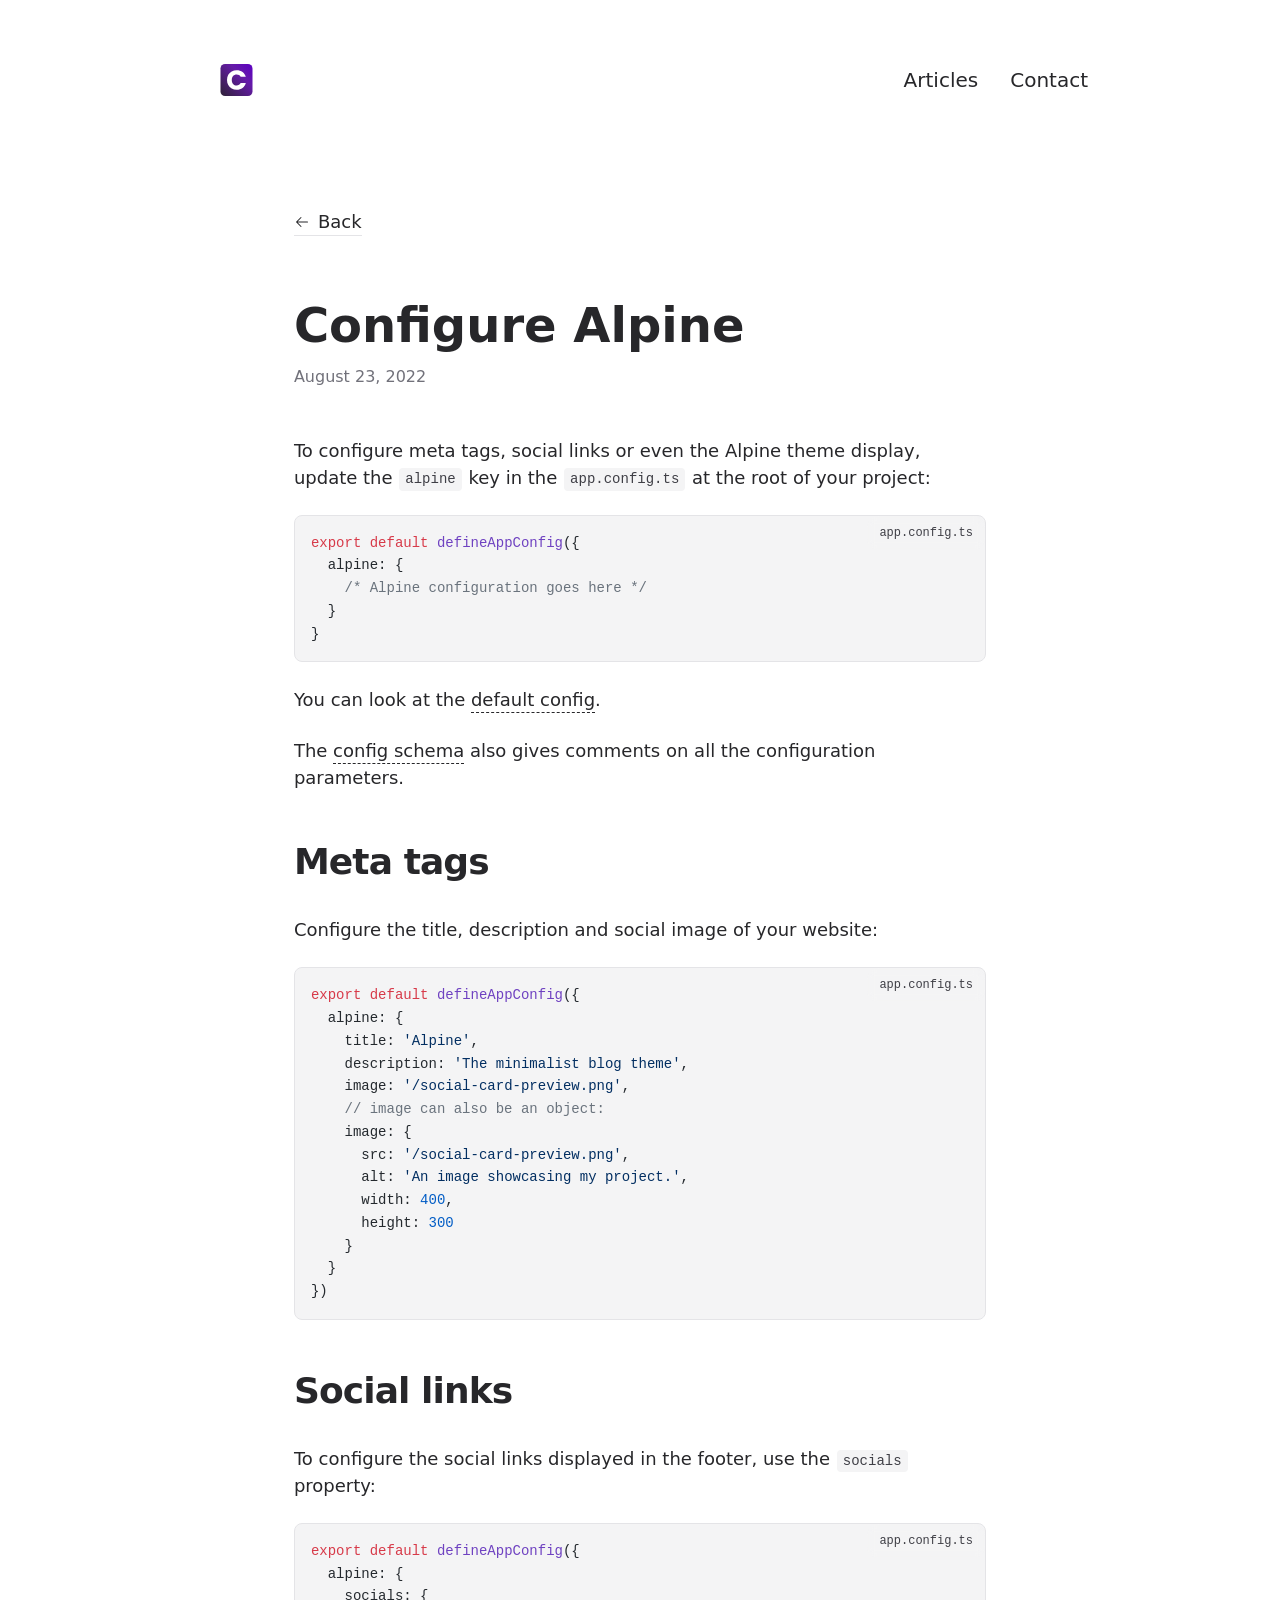
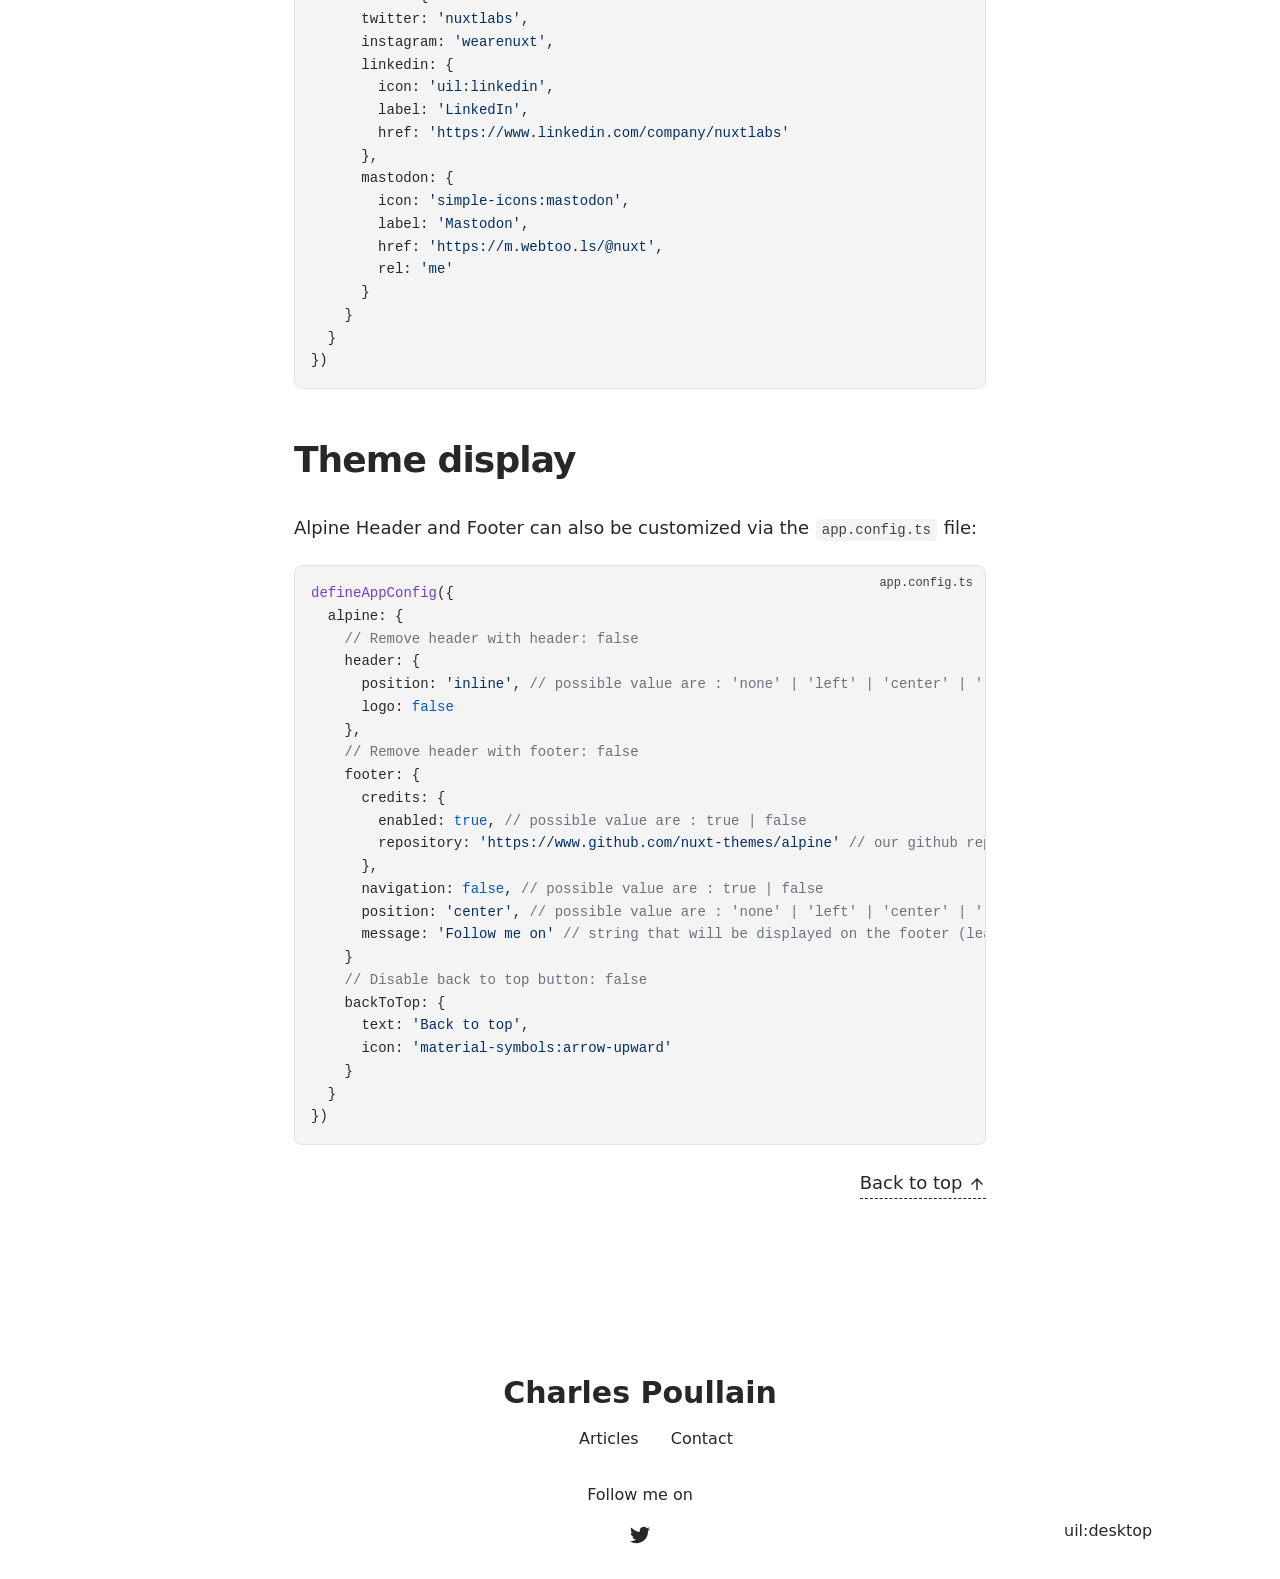
<file: articles/configure/index.html>
<!DOCTYPE html><html  lang="en"><head><meta charset="utf-8">
<meta name="viewport" content="width=device-width, initial-scale=1">
<title>Configure Alpine</title>
<meta name="twitter:card" content="summary_large_image">
<meta property="og:image:width" content="400">
<meta property="og:image:height" content="300">
<meta property="og:image:alt" content="An image showcasing my project.">
<meta property="og:title" content="Configure Alpine">
<meta name="description" content="Learn how to configure Alpine with the app.config.ts file.">
<meta property="og:description" content="Learn how to configure Alpine with the app.config.ts file.">
<meta property="og:image" content="/articles/configure-alpine.webp">
<link rel="preload" as="fetch" crossorigin="anonymous" href="/articles/configure/_payload.json">
<link rel="stylesheet" href="/_nuxt/entry.Cf_NfQ_y.css">
<link rel="stylesheet" href="/_nuxt/DocumentDrivenNotFound.rp24EwsG.css">
<link rel="stylesheet" href="/_nuxt/article.DDlxgXvj.css">
<link rel="stylesheet" href="/_nuxt/ProseA.D4RtImXF.css">
<link rel="stylesheet" href="/_nuxt/ProseH1.BwPAspty.css">
<link rel="stylesheet" href="/_nuxt/ProseP.Dp1dLVOK.css">
<link rel="stylesheet" href="/_nuxt/ProseCodeInline.DPyaAaT7.css">
<link rel="stylesheet" href="/_nuxt/ProsePre.CchFRBtv.css">
<link rel="stylesheet" href="/_nuxt/ProseCode.f3kEnX8-.css">
<link rel="stylesheet" href="/_nuxt/ProseH2.CRhFEQGp.css">
<link rel="modulepreload" as="script" crossorigin href="/_nuxt/CAMGwU_J.js">
<link rel="modulepreload" as="script" crossorigin href="/_nuxt/jXcX-2-a.js">
<link rel="modulepreload" as="script" crossorigin href="/_nuxt/CnSJeE1j.js">
<link rel="modulepreload" as="script" crossorigin href="/_nuxt/3sIXZnc_.js">
<link rel="modulepreload" as="script" crossorigin href="/_nuxt/DDpg--Sw.js">
<link rel="modulepreload" as="script" crossorigin href="/_nuxt/BcFztZD_.js">
<link rel="modulepreload" as="script" crossorigin href="/_nuxt/CDX4LtUK.js">
<link rel="modulepreload" as="script" crossorigin href="/_nuxt/B0JIAukR.js">
<link rel="modulepreload" as="script" crossorigin href="/_nuxt/BTtt0R2O.js">
<link rel="modulepreload" as="script" crossorigin href="/_nuxt/BcWussCh.js">
<link rel="modulepreload" as="script" crossorigin href="/_nuxt/CcoOUP5x.js">
<link rel="modulepreload" as="script" crossorigin href="/_nuxt/DB1jLbn4.js">
<link rel="modulepreload" as="script" crossorigin href="/_nuxt/D9wAa_LD.js">
<link rel="modulepreload" as="script" crossorigin href="/_nuxt/DNUryXxq.js">
<link rel="modulepreload" as="script" crossorigin href="/_nuxt/Blzg1iYJ.js">
<link rel="modulepreload" as="script" crossorigin href="/_nuxt/DCyCYngr.js">
<link rel="modulepreload" as="script" crossorigin href="/_nuxt/BVKkQCfh.js">
<link rel="prefetch" as="script" crossorigin href="/_nuxt/BiGnFL3H.js">
<link rel="prefetch" as="script" crossorigin href="/_nuxt/CGOqFoQv.js">
<link rel="prefetch" as="script" crossorigin href="/_nuxt/I08NBmEu.js">
<link rel="prefetch" as="style" href="/_nuxt/useStudio.DzA-IoZ4.css">
<link rel="prefetch" as="script" crossorigin href="/_nuxt/C799SneU.js">
<link rel="prefetch" as="style" href="/_nuxt/error-404.D2gJf3ut.css">
<link rel="prefetch" as="script" crossorigin href="/_nuxt/Bg-FLVce.js">
<link rel="prefetch" as="style" href="/_nuxt/error-500.DdUW5Esy.css">
<link rel="prefetch" as="script" crossorigin href="/_nuxt/CoQHy5Qu.js">
<script type="module" src="/_nuxt/CAMGwU_J.js" crossorigin></script><style id="pinceau-runtime-hydratable">@media{.phy[--]{--puid:ywOfsf-v;}.pv-Y28-gX{max-width:var(--elements-container-maxWidth);padding-left:var(--elements-container-padding-mobile);padding-right:var(--elements-container-padding-mobile);}@media (min-width: 475px){.pv-Y28-gX{padding-left:var(--elements-container-padding-xs);padding-right:var(--elements-container-padding-xs);}}@media (min-width: 640px){.pv-Y28-gX{padding-left:var(--elements-container-padding-sm);padding-right:var(--elements-container-padding-sm);}}@media (min-width: 768px){.pv-Y28-gX{padding-left:var(--elements-container-padding-md);padding-right:var(--elements-container-padding-md);}}} </style><style id="pinceau-theme">@media { :root {--pinceau-mq: initial; --alpine-readableLine: 68ch;--alpine-backdrop-backgroundColor: #f4f4f5b3;--prose-code-inline-padding: 0.2rem 0.375rem 0.2rem 0.375rem;--prose-code-block-backdropFilter: contrast(1);--prose-code-block-border-style: solid;--prose-code-block-border-width: 1px;--prose-tbody-tr-borderBottom-style: dashed;--prose-tbody-tr-borderBottom-width: 1px;--prose-th-textAlign: inherit;--prose-thead-borderBottom-style: solid;--prose-thead-borderBottom-width: 1px;--prose-thead-border-style: solid;--prose-thead-border-width: 0px;--prose-table-textAlign: start;--prose-hr-width: 1px;--prose-hr-style: solid;--prose-li-listStylePosition: outside;--prose-ol-li-markerColor: currentColor;--prose-ol-paddingInlineStart: 21px;--prose-ol-listStyleType: decimal;--prose-ul-li-markerColor: currentColor;--prose-ul-paddingInlineStart: 21px;--prose-ul-listStyleType: disc;--prose-blockquote-border-style: solid;--prose-blockquote-border-width: 4px;--prose-blockquote-quotes: '201C' '201D' '2018' '2019';--prose-blockquote-paddingInlineStart: 24px;--prose-a-code-color-hover: currentColor;--prose-a-code-color-static: currentColor;--prose-a-hasCode-borderBottom: none;--prose-a-border-distance: 2px;--prose-a-border-color-hover: currentColor;--prose-a-border-color-static: currentColor;--prose-a-border-style-hover: solid;--prose-a-border-style-static: dashed;--prose-a-border-width: 1px;--prose-a-color-static: inherit;--prose-a-textDecoration: none;--prose-h6-margin: 3rem 0 2rem;--prose-h5-margin: 3rem 0 2rem;--prose-h4-margin: 3rem 0 2rem;--prose-h3-margin: 3rem 0 2rem;--prose-h2-margin: 3rem 0 2rem;--prose-h1-margin: 0 0 2rem;--prose-p-fontSize: 18px;--typography-lead-loose: 2;--typography-lead-relaxed: 1.625;--typography-lead-normal: 1.5;--typography-lead-snug: 1.375;--typography-lead-tight: 1.25;--typography-lead-none: 1;--typography-lead-10: 2.5rem;--typography-lead-9: 2.25rem;--typography-lead-8: 2rem;--typography-lead-7: 1.75rem;--typography-lead-6: 1.5rem;--typography-lead-5: 1.25rem;--typography-lead-4: 1rem;--typography-lead-3: .75rem;--typography-lead-2: .5rem;--typography-lead-1: .025rem;--typography-fontWeight-black: 900;--typography-fontWeight-extrabold: 800;--typography-fontWeight-bold: 700;--typography-fontWeight-semibold: 600;--typography-fontWeight-medium: 500;--typography-fontWeight-normal: 400;--typography-fontWeight-light: 300;--typography-fontWeight-extralight: 200;--typography-fontWeight-thin: 100;--typography-fontSize-9xl: 128px;--typography-fontSize-8xl: 96px;--typography-fontSize-7xl: 72px;--typography-fontSize-6xl: 60px;--typography-fontSize-5xl: 48px;--typography-fontSize-4xl: 36px;--typography-fontSize-3xl: 30px;--typography-fontSize-2xl: 24px;--typography-fontSize-xl: 20px;--typography-fontSize-lg: 18px;--typography-fontSize-base: 16px;--typography-fontSize-sm: 14px;--typography-fontSize-xs: 12px;--typography-letterSpacing-wide: 0.025em;--typography-letterSpacing-tight: -0.025em;--typography-verticalMargin-base: 24px;--typography-verticalMargin-sm: 16px;--elements-border-secondary-hover: [object Object];--elements-backdrop-background: #fffc;--elements-backdrop-filter: saturate(200%) blur(20px);--elements-container-maxWidth: 64rem;--lead-loose: 2;--lead-relaxed: 1.625;--lead-normal: 1.5;--lead-snug: 1.375;--lead-tight: 1.25;--lead-none: 1;--lead-10: 2.5rem;--lead-9: 2.25rem;--lead-8: 2rem;--lead-7: 1.75rem;--lead-6: 1.5rem;--lead-5: 1.25rem;--lead-4: 1rem;--lead-3: .75rem;--lead-2: .5rem;--lead-1: .025rem;--letterSpacing-widest: 0.1em;--letterSpacing-wider: 0.05em;--letterSpacing-wide: 0.025em;--letterSpacing-normal: 0em;--letterSpacing-tight: -0.025em;--letterSpacing-tighter: -0.05em;--fontSize-9xl: 8rem;--fontSize-8xl: 6rem;--fontSize-7xl: 4.5rem;--fontSize-6xl: 3.75rem;--fontSize-5xl: 3rem;--fontSize-4xl: 2.25rem;--fontSize-3xl: 1.875rem;--fontSize-2xl: 1.5rem;--fontSize-xl: 1.25rem;--fontSize-lg: 1.125rem;--fontSize-base: 1rem;--fontSize-sm: 0.875rem;--fontSize-xs: 0.75rem;--fontWeight-black: 900;--fontWeight-extrabold: 800;--fontWeight-bold: 700;--fontWeight-semibold: 600;--fontWeight-medium: 500;--fontWeight-normal: 400;--fontWeight-light: 300;--fontWeight-extralight: 200;--fontWeight-thin: 100;--font-mono: ui-monospace, SFMono-Regular, Menlo, Monaco, Consolas, Liberation Mono, Courier New, monospace;--font-serif: ui-serif, Georgia, Cambria, Times New Roman, Times, serif;--font-sans: ui-sans-serif, system-ui, -apple-system, BlinkMacSystemFont, Segoe UI, Roboto, Helvetica Neue, Arial, Noto Sans, sans-serif, Apple Color Emoji, Segoe UI Emoji, Segoe UI Symbol, Noto Color Emoji;--opacity-total: 1;--opacity-high: 0.8;--opacity-medium: 0.5;--opacity-soft: 0.3;--opacity-light: 0.15;--opacity-bright: 0.1;--opacity-noOpacity: 0;--borderWidth-lg: 3px;--borderWidth-md: 2px;--borderWidth-sm: 1px;--borderWidth-noBorder: 0;--space-rem-875: 0.875rem;--space-rem-625: 0.625rem;--space-rem-375: 0.375rem;--space-rem-125: 0.125rem;--space-px: 1px;--space-128: 32rem;--space-96: 24rem;--space-80: 20rem;--space-72: 18rem;--space-64: 16rem;--space-60: 15rem;--space-56: 14rem;--space-52: 13rem;--space-48: 12rem;--space-44: 11rem;--space-40: 10rem;--space-36: 9rem;--space-32: 8rem;--space-28: 7rem;--space-24: 6rem;--space-20: 5rem;--space-16: 4rem;--space-14: 3.5rem;--space-12: 3rem;--space-11: 2.75rem;--space-10: 2.5rem;--space-9: 2.25rem;--space-8: 2rem;--space-7: 1.75rem;--space-6: 1.5rem;--space-5: 1.25rem;--space-4: 1rem;--space-3: 0.75rem;--space-2: 0.5rem;--space-1: 0.25rem;--space-0: 0px;--size-full: 100%;--size-7xl: 80rem;--size-6xl: 72rem;--size-5xl: 64rem;--size-4xl: 56rem;--size-3xl: 48rem;--size-2xl: 42rem;--size-xl: 36rem;--size-lg: 32rem;--size-md: 28rem;--size-sm: 24rem;--size-xs: 20rem;--size-200: 200px;--size-104: 104px;--size-80: 80px;--size-64: 64px;--size-56: 56px;--size-48: 48px;--size-40: 40px;--size-32: 32px;--size-24: 24px;--size-20: 20px;--size-16: 16px;--size-12: 12px;--size-8: 8px;--size-6: 6px;--size-4: 4px;--size-2: 2px;--size-0: 0px;--radii-full: 9999px;--radii-3xl: 1.75rem;--radii-2xl: 1.5rem;--radii-xl: 1rem;--radii-lg: 0.75rem;--radii-md: 0.5rem;--radii-sm: 0.375rem;--radii-xs: 0.25rem;--radii-2xs: 0.125rem;--radii-none: 0px;--shadow-none: 0px 0px 0px 0px transparent;--shadow-lg: 0px 10px 15px -3px #000000, 0px 4px 6px -4px #000000;--shadow-md: 0px 4px 6px -1px #000000, 0px 2px 4px -2px #000000;--shadow-sm: 0px 1px 3px 0px #000000, 0px 1px 2px -1px #000000;--shadow-xs: 0px 1px 2px 0px #000000;--height-screen: 100vh;--width-screen: 100vw;--color-primary-900: #002e38;--color-primary-800: #005c70;--color-primary-700: #008aa9;--color-primary-600: #00b9e1;--color-primary-500: #1ad6ff;--color-primary-400: #40ddff;--color-primary-300: #66e4ff;--color-primary-200: #8deaff;--color-primary-100: #b3f1ff;--color-primary-50: #d9f8ff;--color-ruby-900: #380011;--color-ruby-800: #700021;--color-ruby-700: #a90032;--color-ruby-600: #e10043;--color-ruby-500: #ff1a5e;--color-ruby-400: #ff4079;--color-ruby-300: #ff6694;--color-ruby-200: #ff8dae;--color-ruby-100: #ffb3c9;--color-ruby-50: #ffd9e4;--color-pink-900: #380025;--color-pink-800: #70004b;--color-pink-700: #a90070;--color-pink-600: #e10095;--color-pink-500: #ff1ab2;--color-pink-400: #ff40bf;--color-pink-300: #ff66cc;--color-pink-200: #ff8dd8;--color-pink-100: #ffb3e5;--color-pink-50: #ffd9f2;--color-purple-900: #190038;--color-purple-800: #330070;--color-purple-700: #4c00a9;--color-purple-600: #6500e1;--color-purple-500: #811aff;--color-purple-400: #9640ff;--color-purple-300: #ab66ff;--color-purple-200: #c08dff;--color-purple-100: #d5b3ff;--color-purple-50: #ead9ff;--color-royalblue-900: #0b0531;--color-royalblue-800: #160a62;--color-royalblue-700: #211093;--color-royalblue-600: #2c15c4;--color-royalblue-500: #4127e8;--color-royalblue-400: #614bec;--color-royalblue-300: #806ff0;--color-royalblue-200: #a093f3;--color-royalblue-100: #c0b7f7;--color-royalblue-50: #dfdbfb;--color-indigoblue-900: #001238;--color-indigoblue-800: #002370;--color-indigoblue-700: #0035a9;--color-indigoblue-600: #0047e1;--color-indigoblue-500: #1a62ff;--color-indigoblue-400: #407cff;--color-indigoblue-300: #6696ff;--color-indigoblue-200: #8db0ff;--color-indigoblue-100: #b3cbff;--color-indigoblue-50: #d9e5ff;--color-blue-900: #002438;--color-blue-800: #004870;--color-blue-700: #006ca9;--color-blue-600: #0090e1;--color-blue-500: #1aadff;--color-blue-400: #40bbff;--color-blue-300: #66c8ff;--color-blue-200: #8dd6ff;--color-blue-100: #b3e4ff;--color-blue-50: #d9f1ff;--color-lightblue-900: #002e38;--color-lightblue-800: #005c70;--color-lightblue-700: #008aa9;--color-lightblue-600: #00b9e1;--color-lightblue-500: #1ad6ff;--color-lightblue-400: #40ddff;--color-lightblue-300: #66e4ff;--color-lightblue-200: #8deaff;--color-lightblue-100: #b3f1ff;--color-lightblue-50: #d9f8ff;--color-teal-900: #062a28;--color-teal-800: #0b544f;--color-teal-700: #117d77;--color-teal-600: #16a79e;--color-teal-500: #1cd1c6;--color-teal-400: #36e4da;--color-teal-300: #5fe9e1;--color-teal-200: #87efe9;--color-teal-100: #aff4f0;--color-teal-50: #d7faf8;--color-pear-900: #2a2b09;--color-pear-800: #545512;--color-pear-700: #7e801b;--color-pear-600: #a8aa24;--color-pear-500: #d0d32f;--color-pear-400: #d8da52;--color-pear-300: #e0e274;--color-pear-200: #e8e997;--color-pear-100: #eff0ba;--color-pear-50: #f7f8dc;--color-red-900: #380300;--color-red-800: #700700;--color-red-700: #a90a00;--color-red-600: #e10e00;--color-red-500: #ff281a;--color-red-400: #ff4c40;--color-red-300: #ff7066;--color-red-200: #ff948d;--color-red-100: #ffb7b3;--color-red-50: #ffdbd9;--color-orange-900: #381800;--color-orange-800: #702f00;--color-orange-700: #a94700;--color-orange-600: #e15e00;--color-orange-500: #ff7a1a;--color-orange-400: #ff9040;--color-orange-300: #ffa666;--color-orange-200: #ffbd8d;--color-orange-100: #ffd3b3;--color-orange-50: #ffe9d9;--color-yellow-900: #362b03;--color-yellow-800: #6d5605;--color-yellow-700: #a38108;--color-yellow-600: #daac0a;--color-yellow-500: #f5c828;--color-yellow-400: #f7d14c;--color-yellow-300: #f8da70;--color-yellow-200: #fae393;--color-yellow-100: #fcedb7;--color-yellow-50: #fdf6db;--color-green-900: #003f25;--color-green-800: #005e38;--color-green-700: #007e4a;--color-green-600: #009d5d;--color-green-500: #00bd6f;--color-green-400: #00dc82;--color-green-300: #30ffaa;--color-green-200: #83ffcc;--color-green-100: #acffdd;--color-green-50: #d6ffee;--color-gray-900: #18181B;--color-gray-800: #27272A;--color-gray-700: #3f3f46;--color-gray-600: #52525B;--color-gray-500: #71717A;--color-gray-400: #a1a1aa;--color-gray-300: #D4d4d8;--color-gray-200: #e4e4e7;--color-gray-100: #f4f4f5;--color-gray-50: #fafafa;--color-black: #0c0c0d;--color-white: #FFFFFF;--media-portrait: only screen and (orientation: portrait);--media-landscape: only screen and (orientation: landscape);--media-rm: (prefers-reduced-motion: reduce);--media-2xl: (min-width: 1536px);--media-xl: (min-width: 1280px);--media-lg: (min-width: 1024px);--media-md: (min-width: 768px);--media-sm: (min-width: 640px);--media-xs: (min-width: 475px);--alpine-body-color: var(--color-gray-800);--alpine-body-backgroundColor: var(--color-white);--prose-code-inline-fontWeight: var(--typography-fontWeight-normal);--prose-code-inline-fontSize: var(--typography-fontSize-sm);--prose-code-inline-borderRadius: var(--radii-xs);--prose-code-block-pre-padding: var(--typography-verticalMargin-sm);--prose-code-block-margin: var(--typography-verticalMargin-base) 0;--prose-code-block-fontSize: var(--typography-fontSize-sm);--prose-tbody-code-inline-fontSize: var(--typography-fontSize-sm);--prose-tbody-td-padding: var(--typography-verticalMargin-sm);--prose-th-fontWeight: var(--typography-fontWeight-semibold);--prose-th-padding: 0 var(--typography-verticalMargin-sm) var(--typography-verticalMargin-sm) var(--typography-verticalMargin-sm);--prose-table-lineHeight: var(--typography-lead-6);--prose-table-fontSize: var(--typography-fontSize-sm);--prose-table-margin: var(--typography-verticalMargin-base) 0;--prose-hr-margin: var(--typography-verticalMargin-base) 0;--prose-li-margin: var(--typography-verticalMargin-sm) 0;--prose-ol-margin: var(--typography-verticalMargin-base) 0;--prose-ul-margin: var(--typography-verticalMargin-base) 0;--prose-blockquote-margin: var(--typography-verticalMargin-base) 0;--prose-a-code-border-style: var(--prose-a-border-style-static);--prose-a-code-border-width: var(--prose-a-border-width);--prose-a-fontWeight: var(--typography-fontWeight-medium);--prose-img-margin: var(--typography-verticalMargin-base) 0;--prose-strong-fontWeight: var(--typography-fontWeight-semibold);--prose-h6-iconSize: var(--typography-fontSize-base);--prose-h6-fontWeight: var(--typography-fontWeight-semibold);--prose-h6-lineHeight: var(--typography-lead-normal);--prose-h6-fontSize: var(--typography-fontSize-lg);--prose-h5-iconSize: var(--typography-fontSize-lg);--prose-h5-fontWeight: var(--typography-fontWeight-semibold);--prose-h5-lineHeight: var(--typography-lead-snug);--prose-h5-fontSize: var(--typography-fontSize-xl);--prose-h4-iconSize: var(--typography-fontSize-lg);--prose-h4-letterSpacing: var(--typography-letterSpacing-tight);--prose-h4-fontWeight: var(--typography-fontWeight-semibold);--prose-h4-lineHeight: var(--typography-lead-snug);--prose-h4-fontSize: var(--typography-fontSize-2xl);--prose-h3-iconSize: var(--typography-fontSize-xl);--prose-h3-letterSpacing: var(--typography-letterSpacing-tight);--prose-h3-fontWeight: var(--typography-fontWeight-semibold);--prose-h3-lineHeight: var(--typography-lead-snug);--prose-h3-fontSize: var(--typography-fontSize-3xl);--prose-h2-iconSize: var(--typography-fontSize-2xl);--prose-h2-letterSpacing: var(--typography-letterSpacing-tight);--prose-h2-fontWeight: var(--typography-fontWeight-semibold);--prose-h2-lineHeight: var(--typography-lead-tight);--prose-h2-fontSize: var(--typography-fontSize-4xl);--prose-h1-iconSize: var(--typography-fontSize-3xl);--prose-h1-letterSpacing: var(--typography-letterSpacing-tight);--prose-h1-fontWeight: var(--typography-fontWeight-bold);--prose-h1-lineHeight: var(--typography-lead-tight);--prose-h1-fontSize: var(--typography-fontSize-5xl);--prose-p-br-margin: var(--typography-verticalMargin-base) 0 0 0;--prose-p-margin: var(--typography-verticalMargin-base) 0;--prose-p-lineHeight: var(--typography-lead-normal);--typography-color-primary-900: var(--color-primary-900);--typography-color-primary-800: var(--color-primary-800);--typography-color-primary-700: var(--color-primary-700);--typography-color-primary-600: var(--color-primary-600);--typography-color-primary-500: var(--color-primary-500);--typography-color-primary-400: var(--color-primary-400);--typography-color-primary-300: var(--color-primary-300);--typography-color-primary-200: var(--color-primary-200);--typography-color-primary-100: var(--color-primary-100);--typography-color-primary-50: var(--color-primary-50);--typography-font-code: var(--font-mono);--typography-font-body: var(--font-sans);--typography-font-display: var(--font-sans);--typography-body-backgroundColor: var(--color-white);--typography-body-color: var(--color-black);--elements-state-danger-borderColor-secondary: var(--color-red-200);--elements-state-danger-borderColor-primary: var(--color-red-100);--elements-state-danger-backgroundColor-secondary: var(--color-red-100);--elements-state-danger-backgroundColor-primary: var(--color-red-50);--elements-state-danger-color-secondary: var(--color-red-600);--elements-state-danger-color-primary: var(--color-red-500);--elements-state-warning-borderColor-secondary: var(--color-yellow-200);--elements-state-warning-borderColor-primary: var(--color-yellow-100);--elements-state-warning-backgroundColor-secondary: var(--color-yellow-100);--elements-state-warning-backgroundColor-primary: var(--color-yellow-50);--elements-state-warning-color-secondary: var(--color-yellow-700);--elements-state-warning-color-primary: var(--color-yellow-600);--elements-state-success-borderColor-secondary: var(--color-green-200);--elements-state-success-borderColor-primary: var(--color-green-100);--elements-state-success-backgroundColor-secondary: var(--color-green-100);--elements-state-success-backgroundColor-primary: var(--color-green-50);--elements-state-success-color-secondary: var(--color-green-600);--elements-state-success-color-primary: var(--color-green-500);--elements-state-info-borderColor-secondary: var(--color-blue-200);--elements-state-info-borderColor-primary: var(--color-blue-100);--elements-state-info-backgroundColor-secondary: var(--color-blue-100);--elements-state-info-backgroundColor-primary: var(--color-blue-50);--elements-state-info-color-secondary: var(--color-blue-600);--elements-state-info-color-primary: var(--color-blue-500);--elements-state-primary-borderColor-secondary: var(--color-primary-200);--elements-state-primary-borderColor-primary: var(--color-primary-100);--elements-state-primary-backgroundColor-secondary: var(--color-primary-100);--elements-state-primary-backgroundColor-primary: var(--color-primary-50);--elements-state-primary-color-secondary: var(--color-primary-700);--elements-state-primary-color-primary: var(--color-primary-600);--elements-surface-secondary-backgroundColor: var(--color-gray-200);--elements-surface-primary-backgroundColor: var(--color-gray-100);--elements-surface-background-base: var(--color-gray-100);--elements-border-secondary-static: var(--color-gray-200);--elements-border-primary-hover: var(--color-gray-200);--elements-border-primary-static: var(--color-gray-100);--elements-container-padding-md: var(--space-16);--elements-container-padding-sm: var(--space-12);--elements-container-padding-xs: var(--space-8);--elements-container-padding-mobile: var(--space-6);--elements-text-secondary-color-hover: var(--color-gray-700);--elements-text-secondary-color-static: var(--color-gray-500);--elements-text-primary-color-static: var(--color-gray-900);--text-6xl-lineHeight: var(--lead-none);--text-6xl-fontSize: var(--fontSize-6xl);--text-5xl-lineHeight: var(--lead-none);--text-5xl-fontSize: var(--fontSize-5xl);--text-4xl-lineHeight: var(--lead-10);--text-4xl-fontSize: var(--fontSize-4xl);--text-3xl-lineHeight: var(--lead-9);--text-3xl-fontSize: var(--fontSize-3xl);--text-2xl-lineHeight: var(--lead-8);--text-2xl-fontSize: var(--fontSize-2xl);--text-xl-lineHeight: var(--lead-7);--text-xl-fontSize: var(--fontSize-xl);--text-lg-lineHeight: var(--lead-7);--text-lg-fontSize: var(--fontSize-lg);--text-base-lineHeight: var(--lead-6);--text-base-fontSize: var(--fontSize-base);--text-sm-lineHeight: var(--lead-5);--text-sm-fontSize: var(--fontSize-sm);--text-xs-lineHeight: var(--lead-4);--text-xs-fontSize: var(--fontSize-xs);--shadow-2xl: 0px 25px 50px -12px var(--color-gray-900);--shadow-xl: 0px 20px 25px -5px var(--color-gray-400), 0px 8px 10px -6px #000000;--color-secondary-900: var(--color-gray-900);--color-secondary-800: var(--color-gray-800);--color-secondary-700: var(--color-gray-700);--color-secondary-600: var(--color-gray-600);--color-secondary-500: var(--color-gray-500);--color-secondary-400: var(--color-gray-400);--color-secondary-300: var(--color-gray-300);--color-secondary-200: var(--color-gray-200);--color-secondary-100: var(--color-gray-100);--color-secondary-50: var(--color-gray-50);--prose-a-code-background-hover: var(--typography-color-primary-50);--prose-a-code-border-color-hover: var(--typography-color-primary-500);--prose-a-color-hover: var(--typography-color-primary-500);--typography-color-secondary-900: var(--color-secondary-900);--typography-color-secondary-800: var(--color-secondary-800);--typography-color-secondary-700: var(--color-secondary-700);--typography-color-secondary-600: var(--color-secondary-600);--typography-color-secondary-500: var(--color-secondary-500);--typography-color-secondary-400: var(--color-secondary-400);--typography-color-secondary-300: var(--color-secondary-300);--typography-color-secondary-200: var(--color-secondary-200);--typography-color-secondary-100: var(--color-secondary-100);--typography-color-secondary-50: var(--color-secondary-50);--prose-code-inline-backgroundColor: var(--typography-color-secondary-100);--prose-code-inline-color: var(--typography-color-secondary-700);--prose-code-block-backgroundColor: var(--typography-color-secondary-100);--prose-code-block-color: var(--typography-color-secondary-700);--prose-code-block-border-color: var(--typography-color-secondary-200);--prose-tbody-tr-borderBottom-color: var(--typography-color-secondary-200);--prose-th-color: var(--typography-color-secondary-600);--prose-thead-borderBottom-color: var(--typography-color-secondary-200);--prose-thead-border-color: var(--typography-color-secondary-300);--prose-hr-color: var(--typography-color-secondary-200);--prose-blockquote-border-color: var(--typography-color-secondary-200);--prose-blockquote-color: var(--typography-color-secondary-500);--prose-a-code-border-color-static: var(--typography-color-secondary-400); } }@media { :root.dark {--pinceau-mq: dark; --alpine-backdrop-backgroundColor: #18181bb3;--prose-code-block-backdropFilter: contrast(1);--prose-ol-li-markerColor: currentColor;--prose-ul-li-markerColor: currentColor;--prose-a-code-color-hover: currentColor;--prose-a-code-color-static: currentColor;--prose-a-border-color-hover: currentColor;--prose-a-border-color-static: currentColor;--prose-a-color-static: inherit;--elements-backdrop-background: #0c0d0ccc;--alpine-body-color: var(--color-gray-200);--alpine-body-backgroundColor: var(--color-black);--typography-body-backgroundColor: var(--color-black);--typography-body-color: var(--color-white);--elements-state-danger-borderColor-secondary: var(--color-red-700);--elements-state-danger-borderColor-primary: var(--color-red-800);--elements-state-danger-backgroundColor-secondary: var(--color-red-800);--elements-state-danger-backgroundColor-primary: var(--color-red-900);--elements-state-danger-color-secondary: var(--color-red-200);--elements-state-danger-color-primary: var(--color-red-300);--elements-state-warning-borderColor-secondary: var(--color-yellow-700);--elements-state-warning-borderColor-primary: var(--color-yellow-800);--elements-state-warning-backgroundColor-secondary: var(--color-yellow-800);--elements-state-warning-backgroundColor-primary: var(--color-yellow-900);--elements-state-warning-color-secondary: var(--color-yellow-200);--elements-state-warning-color-primary: var(--color-yellow-400);--elements-state-success-borderColor-secondary: var(--color-green-700);--elements-state-success-borderColor-primary: var(--color-green-800);--elements-state-success-backgroundColor-secondary: var(--color-green-800);--elements-state-success-backgroundColor-primary: var(--color-green-900);--elements-state-success-color-secondary: var(--color-green-200);--elements-state-success-color-primary: var(--color-green-400);--elements-state-info-borderColor-secondary: var(--color-blue-700);--elements-state-info-borderColor-primary: var(--color-blue-800);--elements-state-info-backgroundColor-secondary: var(--color-blue-800);--elements-state-info-backgroundColor-primary: var(--color-blue-900);--elements-state-info-color-secondary: var(--color-blue-200);--elements-state-info-color-primary: var(--color-blue-400);--elements-state-primary-borderColor-secondary: var(--color-primary-700);--elements-state-primary-borderColor-primary: var(--color-primary-800);--elements-state-primary-backgroundColor-secondary: var(--color-primary-800);--elements-state-primary-backgroundColor-primary: var(--color-primary-900);--elements-state-primary-color-secondary: var(--color-primary-200);--elements-state-primary-color-primary: var(--color-primary-400);--elements-surface-secondary-backgroundColor: var(--color-gray-800);--elements-surface-primary-backgroundColor: var(--color-gray-900);--elements-surface-background-base: var(--color-gray-900);--elements-border-secondary-static: var(--color-gray-800);--elements-border-primary-hover: var(--color-gray-800);--elements-border-primary-static: var(--color-gray-900);--elements-text-secondary-color-hover: var(--color-gray-200);--elements-text-secondary-color-static: var(--color-gray-400);--elements-text-primary-color-static: var(--color-gray-50);--prose-a-code-background-hover: var(--typography-color-primary-900);--prose-a-code-border-color-hover: var(--typography-color-primary-600);--prose-a-color-hover: var(--typography-color-primary-400);--prose-code-inline-backgroundColor: var(--typography-color-secondary-800);--prose-code-inline-color: var(--typography-color-secondary-200);--prose-code-block-backgroundColor: var(--typography-color-secondary-900);--prose-code-block-color: var(--typography-color-secondary-200);--prose-code-block-border-color: var(--typography-color-secondary-800);--prose-tbody-tr-borderBottom-color: var(--typography-color-secondary-800);--prose-th-color: var(--typography-color-secondary-400);--prose-thead-borderBottom-color: var(--typography-color-secondary-800);--prose-thead-border-color: var(--typography-color-secondary-600);--prose-hr-color: var(--typography-color-secondary-800);--prose-blockquote-border-color: var(--typography-color-secondary-700);--prose-blockquote-color: var(--typography-color-secondary-400);--prose-a-code-border-color-static: var(--typography-color-secondary-600); } }</style><script>"use strict";(()=>{const a=window,e=document.documentElement,c=window.localStorage,d=["dark","light"],n=c&&c.getItem&&c.getItem("nuxt-color-mode")||"system";let l=n==="system"?f():n;const i=e.getAttribute("data-color-mode-forced");i&&(l=i),r(l),a["__NUXT_COLOR_MODE__"]={preference:n,value:l,getColorScheme:f,addColorScheme:r,removeColorScheme:u};function r(o){const t=""+o+"",s="";e.classList?e.classList.add(t):e.className+=" "+t,s&&e.setAttribute("data-"+s,o)}function u(o){const t=""+o+"",s="";e.classList?e.classList.remove(t):e.className=e.className.replace(new RegExp(t,"g"),""),s&&e.removeAttribute("data-"+s)}function m(o){return a.matchMedia("(prefers-color-scheme"+o+")")}function f(){if(a.matchMedia&&m("").media!=="not all"){for(const o of d)if(m(":"+o).matches)return o}return"light"}})();
</script></head><body><div id="__nuxt"><div class="container pv-Y28-gX pc-ywOfsf app-layout" data-v-92754a60 data-v-aa14d472><!--[--><div class="nuxt-progress" style="width:0%;height:3px;opacity:0;background-size:Infinity% auto;" data-v-92754a60></div><header class="left" data-v-92754a60 data-v-d0bc1945><div class="menu" data-v-d0bc1945><button aria-label="Navigation Menu" data-v-d0bc1945><svg width="24" height="24" viewBox="0 0 68 68" fill="currentColor" xmlns="http://www.w3.org/2000/svg" data-v-d0bc1945><path d="M8 34C8 32.1362 8 31.2044 8.30448 30.4693C8.71046 29.4892 9.48915 28.7105 10.4693 28.3045C11.2044 28 12.1362 28 14 28C15.8638 28 16.7956 28 17.5307 28.3045C18.5108 28.7105 19.2895 29.4892 19.6955 30.4693C20 31.2044 20 32.1362 20 34C20 35.8638 20 36.7956 19.6955 37.5307C19.2895 38.5108 18.5108 39.2895 17.5307 39.6955C16.7956 40 15.8638 40 14 40C12.1362 40 11.2044 40 10.4693 39.6955C9.48915 39.2895 8.71046 38.5108 8.30448 37.5307C8 36.7956 8 35.8638 8 34Z" data-v-d0bc1945></path><path d="M28 34C28 32.1362 28 31.2044 28.3045 30.4693C28.7105 29.4892 29.4892 28.7105 30.4693 28.3045C31.2044 28 32.1362 28 34 28C35.8638 28 36.7956 28 37.5307 28.3045C38.5108 28.7105 39.2895 29.4892 39.6955 30.4693C40 31.2044 40 32.1362 40 34C40 35.8638 40 36.7956 39.6955 37.5307C39.2895 38.5108 38.5108 39.2895 37.5307 39.6955C36.7956 40 35.8638 40 34 40C32.1362 40 31.2044 40 30.4693 39.6955C29.4892 39.2895 28.7105 38.5108 28.3045 37.5307C28 36.7956 28 35.8638 28 34Z" data-v-d0bc1945></path><path d="M48 34C48 32.1362 48 31.2044 48.3045 30.4693C48.7105 29.4892 49.4892 28.7105 50.4693 28.3045C51.2044 28 52.1362 28 54 28C55.8638 28 56.7956 28 57.5307 28.3045C58.5108 28.7105 59.2895 29.4892 59.6955 30.4693C60 31.2044 60 32.1362 60 34C60 35.8638 60 36.7956 59.6955 37.5307C59.2895 38.5108 58.5108 39.2895 57.5307 39.6955C56.7956 40 55.8638 40 54 40C52.1362 40 51.2044 40 50.4693 39.6955C49.4892 39.2895 48.7105 38.5108 48.3045 37.5307C48 36.7956 48 35.8638 48 34Z" data-v-d0bc1945></path></svg></button></div><div class="overlay" data-v-d0bc1945><nav data-v-d0bc1945 data-v-123d1faa><ul data-v-123d1faa><!--[--><li data-v-123d1faa><a href="/" class="" data-v-123d1faa><span class="underline-fx" data-v-123d1faa></span> </a></li><li data-v-123d1faa><a href="/articles" class="" data-v-123d1faa><span class="underline-fx" data-v-123d1faa></span> Articles</a></li><li data-v-123d1faa><a href="/contact" class="" data-v-123d1faa><span class="underline-fx" data-v-123d1faa></span> Contact</a></li><!--]--></ul></nav></div><div class="logo" data-v-d0bc1945><a href="/" class="" data-v-d0bc1945><img src="/logo.me.svg" class="dark-img" alt="Charles" width="89" height="31" data-v-d0bc1945><img src="/logo.me.svg" class="light-img" alt="Charles" width="89" height="31" data-v-d0bc1945></a></div><div class="main-nav" data-v-d0bc1945><nav data-v-d0bc1945 data-v-123d1faa><ul data-v-123d1faa><!--[--><li data-v-123d1faa><a href="/" class="" data-v-123d1faa><span class="underline-fx" data-v-123d1faa></span> </a></li><li data-v-123d1faa><a href="/articles" class="" data-v-123d1faa><span class="underline-fx" data-v-123d1faa></span> Articles</a></li><li data-v-123d1faa><a href="/contact" class="" data-v-123d1faa><span class="underline-fx" data-v-123d1faa></span> Contact</a></li><!--]--></ul></nav></div></header><!--[--><div class="document-driven-page"><article data-v-aedb0a41><a href="/articles" class="back" data-v-aedb0a41><svg xmlns="http://www.w3.org/2000/svg" xmlns:xlink="http://www.w3.org/1999/xlink" aria-hidden="true" role="img" class="icon" data-v-aedb0a41 style="" width="1em" height="1em" viewBox="0 0 256 256" data-v-bcfe47ef><path fill="currentColor" d="M224 128a8 8 0 0 1-8 8H59.31l58.35 58.34a8 8 0 0 1-11.32 11.32l-72-72a8 8 0 0 1 0-11.32l72-72a8 8 0 0 1 11.32 11.32L59.31 120H216a8 8 0 0 1 8 8"/></svg><span data-v-aedb0a41> Back </span></a><header data-v-aedb0a41><h1 class="title" data-v-aedb0a41>Configure Alpine</h1><time datetime="2022-08-23T00:00:00.000Z" data-v-aedb0a41>August 23, 2022</time></header><div class="prose" data-v-aedb0a41><!--[--><div><h1 id="configure-alpine" data-v-b4b13d7a><a aria-current="page" href="/articles/configure#configure-alpine" class="router-link-active router-link-exact-active" data-v-b4b13d7a><!--[-->Configure Alpine<!--]--><!----></a></h1><p data-v-e44be016><!--[-->To configure meta tags, social links or even the Alpine theme display, update the <code class="" data-v-279f538f><!--[-->alpine<!--]--></code> key in the <code class="" data-v-279f538f><!--[-->app.config.ts<!--]--></code> at the root of your project:<!--]--></p><div class="highlight-ts prose-code" meta data-v-98a4a347><span class="filename" data-v-98a4a347>app.config.ts</span><!--[--><pre class="language-ts shiki shiki-themes github-light github-dark" style=""><!--[--><code><span class="line" line="1"><span style="--shiki-default:#D73A49;--shiki-dark:#F97583">export</span><span style="--shiki-default:#D73A49;--shiki-dark:#F97583"> default</span><span style="--shiki-default:#6F42C1;--shiki-dark:#B392F0"> defineAppConfig</span><span style="--shiki-default:#24292E;--shiki-dark:#E1E4E8">({
</span></span><span class="line" line="2"><span style="--shiki-default:#24292E;--shiki-dark:#E1E4E8">  alpine: {
</span></span><span class="line" line="3"><span style="--shiki-default:#6A737D;--shiki-dark:#6A737D">    /* Alpine configuration goes here */
</span></span><span class="line" line="4"><span style="--shiki-default:#24292E;--shiki-dark:#E1E4E8">  }
</span></span><span class="line" line="5"><span style="--shiki-default:#24292E;--shiki-dark:#E1E4E8">}
</span></span></code><!--]--></pre><!--]--><button class="copy-button" data-v-98a4a347 data-v-bb39563a><span class="sr-only" data-v-bb39563a>Copy to clipboard</span><span class="icon-wrapper" data-v-bb39563a><svg xmlns="http://www.w3.org/2000/svg" xmlns:xlink="http://www.w3.org/1999/xlink" aria-hidden="true" role="img" class="icon" data-v-bb39563a style="" width="18px" height="18px" viewBox="0 0 256 256" data-v-bcfe47ef><path fill="currentColor" d="M216 32H88a8 8 0 0 0-8 8v40H40a8 8 0 0 0-8 8v128a8 8 0 0 0 8 8h128a8 8 0 0 0 8-8v-40h40a8 8 0 0 0 8-8V40a8 8 0 0 0-8-8m-56 176H48V96h112Zm48-48h-32V88a8 8 0 0 0-8-8H96V48h112Z"/></svg></span></button></div><p data-v-e44be016><!--[-->You can look at the <a href="https://github.com/nuxt-themes/alpine/tree/main/app.config.ts" rel="nofollow" data-v-3b8bd91a><!--[-->default config<!--]--></a>.<!--]--></p><p data-v-e44be016><!--[-->The <a href="https://github.com/nuxt-themes/alpine/tree/main/app.config.ts" rel="nofollow" data-v-3b8bd91a><!--[-->config schema<!--]--></a> also gives comments on all the configuration parameters.<!--]--></p><h2 id="meta-tags" data-v-a8571506><a aria-current="page" href="/articles/configure#meta-tags" class="router-link-active router-link-exact-active" data-v-a8571506><!--[-->Meta tags<!--]--><!----></a></h2><p data-v-e44be016><!--[-->Configure the title, description and social image of your website:<!--]--></p><div class="highlight-ts prose-code" meta data-v-98a4a347><span class="filename" data-v-98a4a347>app.config.ts</span><!--[--><pre class="language-ts shiki shiki-themes github-light github-dark" style=""><!--[--><code><span class="line" line="1"><span style="--shiki-default:#D73A49;--shiki-dark:#F97583">export</span><span style="--shiki-default:#D73A49;--shiki-dark:#F97583"> default</span><span style="--shiki-default:#6F42C1;--shiki-dark:#B392F0"> defineAppConfig</span><span style="--shiki-default:#24292E;--shiki-dark:#E1E4E8">({
</span></span><span class="line" line="2"><span style="--shiki-default:#24292E;--shiki-dark:#E1E4E8">  alpine: {
</span></span><span class="line" line="3"><span style="--shiki-default:#24292E;--shiki-dark:#E1E4E8">    title: </span><span style="--shiki-default:#032F62;--shiki-dark:#9ECBFF">&#39;Alpine&#39;</span><span style="--shiki-default:#24292E;--shiki-dark:#E1E4E8">,
</span></span><span class="line" line="4"><span style="--shiki-default:#24292E;--shiki-dark:#E1E4E8">    description: </span><span style="--shiki-default:#032F62;--shiki-dark:#9ECBFF">&#39;The minimalist blog theme&#39;</span><span style="--shiki-default:#24292E;--shiki-dark:#E1E4E8">,
</span></span><span class="line" line="5"><span style="--shiki-default:#24292E;--shiki-dark:#E1E4E8">    image: </span><span style="--shiki-default:#032F62;--shiki-dark:#9ECBFF">&#39;/social-card-preview.png&#39;</span><span style="--shiki-default:#24292E;--shiki-dark:#E1E4E8">,
</span></span><span class="line" line="6"><span style="--shiki-default:#6A737D;--shiki-dark:#6A737D">    // image can also be an object:
</span></span><span class="line" line="7"><span style="--shiki-default:#24292E;--shiki-dark:#E1E4E8">    image: {
</span></span><span class="line" line="8"><span style="--shiki-default:#24292E;--shiki-dark:#E1E4E8">      src: </span><span style="--shiki-default:#032F62;--shiki-dark:#9ECBFF">&#39;/social-card-preview.png&#39;</span><span style="--shiki-default:#24292E;--shiki-dark:#E1E4E8">,
</span></span><span class="line" line="9"><span style="--shiki-default:#24292E;--shiki-dark:#E1E4E8">      alt: </span><span style="--shiki-default:#032F62;--shiki-dark:#9ECBFF">&#39;An image showcasing my project.&#39;</span><span style="--shiki-default:#24292E;--shiki-dark:#E1E4E8">,
</span></span><span class="line" line="10"><span style="--shiki-default:#24292E;--shiki-dark:#E1E4E8">      width: </span><span style="--shiki-default:#005CC5;--shiki-dark:#79B8FF">400</span><span style="--shiki-default:#24292E;--shiki-dark:#E1E4E8">,
</span></span><span class="line" line="11"><span style="--shiki-default:#24292E;--shiki-dark:#E1E4E8">      height: </span><span style="--shiki-default:#005CC5;--shiki-dark:#79B8FF">300
</span></span><span class="line" line="12"><span style="--shiki-default:#24292E;--shiki-dark:#E1E4E8">    }
</span></span><span class="line" line="13"><span style="--shiki-default:#24292E;--shiki-dark:#E1E4E8">  }
</span></span><span class="line" line="14"><span style="--shiki-default:#24292E;--shiki-dark:#E1E4E8">})
</span></span></code><!--]--></pre><!--]--><button class="copy-button" data-v-98a4a347 data-v-bb39563a><span class="sr-only" data-v-bb39563a>Copy to clipboard</span><span class="icon-wrapper" data-v-bb39563a><svg xmlns="http://www.w3.org/2000/svg" xmlns:xlink="http://www.w3.org/1999/xlink" aria-hidden="true" role="img" class="icon" data-v-bb39563a style="" width="18px" height="18px" viewBox="0 0 256 256" data-v-bcfe47ef><path fill="currentColor" d="M216 32H88a8 8 0 0 0-8 8v40H40a8 8 0 0 0-8 8v128a8 8 0 0 0 8 8h128a8 8 0 0 0 8-8v-40h40a8 8 0 0 0 8-8V40a8 8 0 0 0-8-8m-56 176H48V96h112Zm48-48h-32V88a8 8 0 0 0-8-8H96V48h112Z"/></svg></span></button></div><h2 id="social-links" data-v-a8571506><a aria-current="page" href="/articles/configure#social-links" class="router-link-active router-link-exact-active" data-v-a8571506><!--[-->Social links<!--]--><!----></a></h2><p data-v-e44be016><!--[-->To configure the social links displayed in the footer, use the <code class="" data-v-279f538f><!--[-->socials<!--]--></code> property:<!--]--></p><div class="highlight-ts prose-code" meta data-v-98a4a347><span class="filename" data-v-98a4a347>app.config.ts</span><!--[--><pre class="language-ts shiki shiki-themes github-light github-dark" style=""><!--[--><code><span class="line" line="1"><span style="--shiki-default:#D73A49;--shiki-dark:#F97583">export</span><span style="--shiki-default:#D73A49;--shiki-dark:#F97583"> default</span><span style="--shiki-default:#6F42C1;--shiki-dark:#B392F0"> defineAppConfig</span><span style="--shiki-default:#24292E;--shiki-dark:#E1E4E8">({
</span></span><span class="line" line="2"><span style="--shiki-default:#24292E;--shiki-dark:#E1E4E8">  alpine: {
</span></span><span class="line" line="3"><span style="--shiki-default:#24292E;--shiki-dark:#E1E4E8">    socials: {
</span></span><span class="line" line="4"><span style="--shiki-default:#24292E;--shiki-dark:#E1E4E8">      twitter: </span><span style="--shiki-default:#032F62;--shiki-dark:#9ECBFF">&#39;nuxtlabs&#39;</span><span style="--shiki-default:#24292E;--shiki-dark:#E1E4E8">,
</span></span><span class="line" line="5"><span style="--shiki-default:#24292E;--shiki-dark:#E1E4E8">      instagram: </span><span style="--shiki-default:#032F62;--shiki-dark:#9ECBFF">&#39;wearenuxt&#39;</span><span style="--shiki-default:#24292E;--shiki-dark:#E1E4E8">,
</span></span><span class="line" line="6"><span style="--shiki-default:#24292E;--shiki-dark:#E1E4E8">      linkedin: {
</span></span><span class="line" line="7"><span style="--shiki-default:#24292E;--shiki-dark:#E1E4E8">        icon: </span><span style="--shiki-default:#032F62;--shiki-dark:#9ECBFF">&#39;uil:linkedin&#39;</span><span style="--shiki-default:#24292E;--shiki-dark:#E1E4E8">,
</span></span><span class="line" line="8"><span style="--shiki-default:#24292E;--shiki-dark:#E1E4E8">        label: </span><span style="--shiki-default:#032F62;--shiki-dark:#9ECBFF">&#39;LinkedIn&#39;</span><span style="--shiki-default:#24292E;--shiki-dark:#E1E4E8">,
</span></span><span class="line" line="9"><span style="--shiki-default:#24292E;--shiki-dark:#E1E4E8">        href: </span><span style="--shiki-default:#032F62;--shiki-dark:#9ECBFF">&#39;https://www.linkedin.com/company/nuxtlabs&#39;
</span></span><span class="line" line="10"><span style="--shiki-default:#24292E;--shiki-dark:#E1E4E8">      },
</span></span><span class="line" line="11"><span style="--shiki-default:#24292E;--shiki-dark:#E1E4E8">      mastodon: {
</span></span><span class="line" line="12"><span style="--shiki-default:#24292E;--shiki-dark:#E1E4E8">        icon: </span><span style="--shiki-default:#032F62;--shiki-dark:#9ECBFF">&#39;simple-icons:mastodon&#39;</span><span style="--shiki-default:#24292E;--shiki-dark:#E1E4E8">,
</span></span><span class="line" line="13"><span style="--shiki-default:#24292E;--shiki-dark:#E1E4E8">        label: </span><span style="--shiki-default:#032F62;--shiki-dark:#9ECBFF">&#39;Mastodon&#39;</span><span style="--shiki-default:#24292E;--shiki-dark:#E1E4E8">,
</span></span><span class="line" line="14"><span style="--shiki-default:#24292E;--shiki-dark:#E1E4E8">        href: </span><span style="--shiki-default:#032F62;--shiki-dark:#9ECBFF">&#39;https://m.webtoo.ls/@nuxt&#39;</span><span style="--shiki-default:#24292E;--shiki-dark:#E1E4E8">,
</span></span><span class="line" line="15"><span style="--shiki-default:#24292E;--shiki-dark:#E1E4E8">        rel: </span><span style="--shiki-default:#032F62;--shiki-dark:#9ECBFF">&#39;me&#39;
</span></span><span class="line" line="16"><span style="--shiki-default:#24292E;--shiki-dark:#E1E4E8">      }
</span></span><span class="line" line="17"><span style="--shiki-default:#24292E;--shiki-dark:#E1E4E8">    }
</span></span><span class="line" line="18"><span style="--shiki-default:#24292E;--shiki-dark:#E1E4E8">  }
</span></span><span class="line" line="19"><span style="--shiki-default:#24292E;--shiki-dark:#E1E4E8">})
</span></span></code><!--]--></pre><!--]--><button class="copy-button" data-v-98a4a347 data-v-bb39563a><span class="sr-only" data-v-bb39563a>Copy to clipboard</span><span class="icon-wrapper" data-v-bb39563a><svg xmlns="http://www.w3.org/2000/svg" xmlns:xlink="http://www.w3.org/1999/xlink" aria-hidden="true" role="img" class="icon" data-v-bb39563a style="" width="18px" height="18px" viewBox="0 0 256 256" data-v-bcfe47ef><path fill="currentColor" d="M216 32H88a8 8 0 0 0-8 8v40H40a8 8 0 0 0-8 8v128a8 8 0 0 0 8 8h128a8 8 0 0 0 8-8v-40h40a8 8 0 0 0 8-8V40a8 8 0 0 0-8-8m-56 176H48V96h112Zm48-48h-32V88a8 8 0 0 0-8-8H96V48h112Z"/></svg></span></button></div><h2 id="theme-display" data-v-a8571506><a aria-current="page" href="/articles/configure#theme-display" class="router-link-active router-link-exact-active" data-v-a8571506><!--[-->Theme display<!--]--><!----></a></h2><p data-v-e44be016><!--[-->Alpine Header and Footer can also be customized via the <code class="" data-v-279f538f><!--[-->app.config.ts<!--]--></code> file:<!--]--></p><div class="highlight-ts prose-code" meta data-v-98a4a347><span class="filename" data-v-98a4a347>app.config.ts</span><!--[--><pre class="language-ts shiki shiki-themes github-light github-dark" style=""><!--[--><code><span class="line" line="1"><span style="--shiki-default:#6F42C1;--shiki-dark:#B392F0">defineAppConfig</span><span style="--shiki-default:#24292E;--shiki-dark:#E1E4E8">({
</span></span><span class="line" line="2"><span style="--shiki-default:#24292E;--shiki-dark:#E1E4E8">  alpine: {
</span></span><span class="line" line="3"><span style="--shiki-default:#6A737D;--shiki-dark:#6A737D">    // Remove header with header: false
</span></span><span class="line" line="4"><span style="--shiki-default:#24292E;--shiki-dark:#E1E4E8">    header: {
</span></span><span class="line" line="5"><span style="--shiki-default:#24292E;--shiki-dark:#E1E4E8">      position: </span><span style="--shiki-default:#032F62;--shiki-dark:#9ECBFF">&#39;inline&#39;</span><span style="--shiki-default:#24292E;--shiki-dark:#E1E4E8">, </span><span style="--shiki-default:#6A737D;--shiki-dark:#6A737D">// possible value are : &#39;none&#39; | &#39;left&#39; | &#39;center&#39; | &#39;right&#39; | &#39;inline&#39;
</span></span><span class="line" line="6"><span style="--shiki-default:#24292E;--shiki-dark:#E1E4E8">      logo: </span><span style="--shiki-default:#005CC5;--shiki-dark:#79B8FF">false
</span></span><span class="line" line="7"><span style="--shiki-default:#24292E;--shiki-dark:#E1E4E8">    },
</span></span><span class="line" line="8"><span style="--shiki-default:#6A737D;--shiki-dark:#6A737D">    // Remove header with footer: false
</span></span><span class="line" line="9"><span style="--shiki-default:#24292E;--shiki-dark:#E1E4E8">    footer: {
</span></span><span class="line" line="10"><span style="--shiki-default:#24292E;--shiki-dark:#E1E4E8">      credits: {
</span></span><span class="line" line="11"><span style="--shiki-default:#24292E;--shiki-dark:#E1E4E8">        enabled: </span><span style="--shiki-default:#005CC5;--shiki-dark:#79B8FF">true</span><span style="--shiki-default:#24292E;--shiki-dark:#E1E4E8">, </span><span style="--shiki-default:#6A737D;--shiki-dark:#6A737D">// possible value are : true | false
</span></span><span class="line" line="12"><span style="--shiki-default:#24292E;--shiki-dark:#E1E4E8">        repository: </span><span style="--shiki-default:#032F62;--shiki-dark:#9ECBFF">&#39;https://www.github.com/nuxt-themes/alpine&#39;</span><span style="--shiki-default:#6A737D;--shiki-dark:#6A737D"> // our github repository
</span></span><span class="line" line="13"><span style="--shiki-default:#24292E;--shiki-dark:#E1E4E8">      },
</span></span><span class="line" line="14"><span style="--shiki-default:#24292E;--shiki-dark:#E1E4E8">      navigation: </span><span style="--shiki-default:#005CC5;--shiki-dark:#79B8FF">false</span><span style="--shiki-default:#24292E;--shiki-dark:#E1E4E8">, </span><span style="--shiki-default:#6A737D;--shiki-dark:#6A737D">// possible value are : true | false
</span></span><span class="line" line="15"><span style="--shiki-default:#24292E;--shiki-dark:#E1E4E8">      position: </span><span style="--shiki-default:#032F62;--shiki-dark:#9ECBFF">&#39;center&#39;</span><span style="--shiki-default:#24292E;--shiki-dark:#E1E4E8">, </span><span style="--shiki-default:#6A737D;--shiki-dark:#6A737D">// possible value are : &#39;none&#39; | &#39;left&#39; | &#39;center&#39; | &#39;right&#39;
</span></span><span class="line" line="16"><span style="--shiki-default:#24292E;--shiki-dark:#E1E4E8">      message: </span><span style="--shiki-default:#032F62;--shiki-dark:#9ECBFF">&#39;Follow me on&#39;</span><span style="--shiki-default:#6A737D;--shiki-dark:#6A737D"> // string that will be displayed on the footer (leave empty or delete to disable)
</span></span><span class="line" line="17"><span style="--shiki-default:#24292E;--shiki-dark:#E1E4E8">    }
</span></span><span class="line" line="18"><span style="--shiki-default:#6A737D;--shiki-dark:#6A737D">    // Disable back to top button: false
</span></span><span class="line" line="19"><span style="--shiki-default:#24292E;--shiki-dark:#E1E4E8">    backToTop: {
</span></span><span class="line" line="20"><span style="--shiki-default:#24292E;--shiki-dark:#E1E4E8">      text: </span><span style="--shiki-default:#032F62;--shiki-dark:#9ECBFF">&#39;Back to top&#39;</span><span style="--shiki-default:#24292E;--shiki-dark:#E1E4E8">,
</span></span><span class="line" line="21"><span style="--shiki-default:#24292E;--shiki-dark:#E1E4E8">      icon: </span><span style="--shiki-default:#032F62;--shiki-dark:#9ECBFF">&#39;material-symbols:arrow-upward&#39;
</span></span><span class="line" line="22"><span style="--shiki-default:#24292E;--shiki-dark:#E1E4E8">    }
</span></span><span class="line" line="23"><span style="--shiki-default:#24292E;--shiki-dark:#E1E4E8">  }
</span></span><span class="line" line="24"><span style="--shiki-default:#24292E;--shiki-dark:#E1E4E8">})
</span></span></code><!--]--></pre><!--]--><button class="copy-button" data-v-98a4a347 data-v-bb39563a><span class="sr-only" data-v-bb39563a>Copy to clipboard</span><span class="icon-wrapper" data-v-bb39563a><svg xmlns="http://www.w3.org/2000/svg" xmlns:xlink="http://www.w3.org/1999/xlink" aria-hidden="true" role="img" class="icon" data-v-bb39563a style="" width="18px" height="18px" viewBox="0 0 256 256" data-v-bcfe47ef><path fill="currentColor" d="M216 32H88a8 8 0 0 0-8 8v40H40a8 8 0 0 0-8 8v128a8 8 0 0 0 8 8h128a8 8 0 0 0 8-8v-40h40a8 8 0 0 0 8-8V40a8 8 0 0 0-8-8m-56 176H48V96h112Zm48-48h-32V88a8 8 0 0 0-8-8H96V48h112Z"/></svg></span></button></div><style>html .default .shiki span {color: var(--shiki-default);background: var(--shiki-default-bg);font-style: var(--shiki-default-font-style);font-weight: var(--shiki-default-font-weight);text-decoration: var(--shiki-default-text-decoration);}html .shiki span {color: var(--shiki-default);background: var(--shiki-default-bg);font-style: var(--shiki-default-font-style);font-weight: var(--shiki-default-font-weight);text-decoration: var(--shiki-default-text-decoration);}html .dark .shiki span {color: var(--shiki-dark);background: var(--shiki-dark-bg);font-style: var(--shiki-dark-font-style);font-weight: var(--shiki-dark-font-weight);text-decoration: var(--shiki-dark-text-decoration);}html.dark .shiki span {color: var(--shiki-dark);background: var(--shiki-dark-bg);font-style: var(--shiki-dark-font-style);font-weight: var(--shiki-dark-font-weight);text-decoration: var(--shiki-dark-text-decoration);}</style></div><!--]--><div class="back-to-top" data-v-aedb0a41><a data-v-aedb0a41 data-v-3b8bd91a><!--[-->Back to top <svg xmlns="http://www.w3.org/2000/svg" xmlns:xlink="http://www.w3.org/1999/xlink" aria-hidden="true" role="img" class="icon" data-v-aedb0a41 style="" width="1em" height="1em" viewBox="0 0 24 24" data-v-bcfe47ef><path fill="currentColor" d="M11 20V7.825l-5.6 5.6L4 12l8-8l8 8l-1.4 1.425l-5.6-5.6V20z"/></svg><!--]--></a></div></div></article></div><!--]--><footer class="center" data-v-92754a60 data-v-7bb04f1a><a href="https://www.github.com/nuxt-themes/alpine" rel="noopener noreferrer" class="credits" data-v-7bb04f1a>Charles Poullain</a><div class="navigation" data-v-7bb04f1a><nav data-v-7bb04f1a data-v-123d1faa><ul data-v-123d1faa><!--[--><li data-v-123d1faa><a href="/" class="" data-v-123d1faa><span class="underline-fx" data-v-123d1faa></span> </a></li><li data-v-123d1faa><a href="/articles" class="" data-v-123d1faa><span class="underline-fx" data-v-123d1faa></span> Articles</a></li><li data-v-123d1faa><a href="/contact" class="" data-v-123d1faa><span class="underline-fx" data-v-123d1faa></span> Contact</a></li><!--]--></ul></nav></div><p class="message" data-v-7bb04f1a>Follow me on</p><div class="icons" data-v-7bb04f1a><div class="social" data-v-7bb04f1a><!--[--><a href="https://twitter.com/charlespoullain" rel="noopener noreferrer" target="_blank" title="charlespoullain" aria-label="charlespoullain" data-v-c0f4561d><svg xmlns="http://www.w3.org/2000/svg" xmlns:xlink="http://www.w3.org/1999/xlink" aria-hidden="true" role="img" class="icon" data-v-c0f4561d style="" width="1em" height="1em" viewBox="0 0 24 24" data-v-bcfe47ef><path fill="currentColor" d="M22 5.8a8.49 8.49 0 0 1-2.36.64a4.13 4.13 0 0 0 1.81-2.27a8.21 8.21 0 0 1-2.61 1a4.1 4.1 0 0 0-7 3.74a11.64 11.64 0 0 1-8.45-4.29a4.16 4.16 0 0 0-.55 2.07a4.09 4.09 0 0 0 1.82 3.41a4.05 4.05 0 0 1-1.86-.51v.05a4.1 4.1 0 0 0 3.3 4a3.93 3.93 0 0 1-1.1.17a4.9 4.9 0 0 1-.77-.07a4.11 4.11 0 0 0 3.83 2.84A8.22 8.22 0 0 1 3 18.34a7.93 7.93 0 0 1-1-.06a11.57 11.57 0 0 0 6.29 1.85A11.59 11.59 0 0 0 20 8.45v-.53a8.43 8.43 0 0 0 2-2.12"/></svg></a><!--]--></div><div class="color-mode-switch" data-v-7bb04f1a><button aria-label="Color Mode" data-v-7bb04f1a data-v-af61cf03><span data-v-af61cf03></span></button></div></div></footer><!--]--></div></div><div id="teleports"></div><script type="application/json" id="__NUXT_DATA__" data-ssr="true" data-src="/articles/configure/_payload.json">[{"state":1,"once":1015,"_errors":1017,"serverRendered":985,"path":7,"prerenderedAt":1019},["Reactive",2],{"$sdd-pages":3,"$sdd-surrounds":959,"$sdd-globals":981,"$scolor-mode":983,"$sdd-navigation":986,"$sicons":1004},["ShallowRef",4],["ShallowReactive",5],{"/articles/configure":6},{"_path":7,"_dir":8,"_draft":9,"_partial":9,"_locale":10,"title":11,"description":12,"cover":13,"author":14,"date":18,"layout":19,"body":20,"_type":954,"_id":955,"_source":956,"_file":957,"_extension":958},"/articles/configure","articles",false,"","Configure Alpine","Learn how to configure Alpine with the app.config.ts file.","/articles/configure-alpine.webp",{"name":15,"avatarUrl":16,"link":17},"Clément Ollivier","https://pbs.twimg.com/profile_images/1370286658432724996/ZMSDzzIi_400x400.jpg","https://twitter.com/clemcodes","2022-08-23T00:00:00.000Z","article",{"type":21,"children":22,"toc":949},"root",[23,31,54,130,146,159,166,171,369,375,388,629,635,647,943],{"type":24,"tag":25,"props":26,"children":28},"element","h1",{"id":27},"configure-alpine",[29],{"type":30,"value":11},"text",{"type":24,"tag":32,"props":33,"children":34},"p",{},[35,37,44,46,52],{"type":30,"value":36},"To configure meta tags, social links or even the Alpine theme display, update the ",{"type":24,"tag":38,"props":39,"children":41},"code",{"className":40},[],[42],{"type":30,"value":43},"alpine",{"type":30,"value":45}," key in the ",{"type":24,"tag":38,"props":47,"children":49},{"className":48},[],[50],{"type":30,"value":51},"app.config.ts",{"type":30,"value":53}," at the root of your project:",{"type":24,"tag":55,"props":56,"children":60},"pre",{"className":57,"code":58,"filename":51,"language":59,"meta":10,"style":10},"language-ts shiki shiki-themes github-light github-dark","export default defineAppConfig({\n  alpine: {\n    /* Alpine configuration goes here */\n  }\n}\n","ts",[61],{"type":24,"tag":38,"props":62,"children":63},{"__ignoreMap":10},[64,93,102,112,121],{"type":24,"tag":65,"props":66,"children":69},"span",{"class":67,"line":68},"line",1,[70,76,81,87],{"type":24,"tag":65,"props":71,"children":73},{"style":72},"--shiki-default:#D73A49;--shiki-dark:#F97583",[74],{"type":30,"value":75},"export",{"type":24,"tag":65,"props":77,"children":78},{"style":72},[79],{"type":30,"value":80}," default",{"type":24,"tag":65,"props":82,"children":84},{"style":83},"--shiki-default:#6F42C1;--shiki-dark:#B392F0",[85],{"type":30,"value":86}," defineAppConfig",{"type":24,"tag":65,"props":88,"children":90},{"style":89},"--shiki-default:#24292E;--shiki-dark:#E1E4E8",[91],{"type":30,"value":92},"({\n",{"type":24,"tag":65,"props":94,"children":96},{"class":67,"line":95},2,[97],{"type":24,"tag":65,"props":98,"children":99},{"style":89},[100],{"type":30,"value":101},"  alpine: {\n",{"type":24,"tag":65,"props":103,"children":105},{"class":67,"line":104},3,[106],{"type":24,"tag":65,"props":107,"children":109},{"style":108},"--shiki-default:#6A737D;--shiki-dark:#6A737D",[110],{"type":30,"value":111},"    /* Alpine configuration goes here */\n",{"type":24,"tag":65,"props":113,"children":115},{"class":67,"line":114},4,[116],{"type":24,"tag":65,"props":117,"children":118},{"style":89},[119],{"type":30,"value":120},"  }\n",{"type":24,"tag":65,"props":122,"children":124},{"class":67,"line":123},5,[125],{"type":24,"tag":65,"props":126,"children":127},{"style":89},[128],{"type":30,"value":129},"}\n",{"type":24,"tag":32,"props":131,"children":132},{},[133,135,144],{"type":30,"value":134},"You can look at the ",{"type":24,"tag":136,"props":137,"children":141},"a",{"href":138,"rel":139},"https://github.com/nuxt-themes/alpine/tree/main/app.config.ts",[140],"nofollow",[142],{"type":30,"value":143},"default config",{"type":30,"value":145},".",{"type":24,"tag":32,"props":147,"children":148},{},[149,151,157],{"type":30,"value":150},"The ",{"type":24,"tag":136,"props":152,"children":154},{"href":138,"rel":153},[140],[155],{"type":30,"value":156},"config schema",{"type":30,"value":158}," also gives comments on all the configuration parameters.",{"type":24,"tag":160,"props":161,"children":163},"h2",{"id":162},"meta-tags",[164],{"type":30,"value":165},"Meta tags",{"type":24,"tag":32,"props":167,"children":168},{},[169],{"type":30,"value":170},"Configure the title, description and social image of your website:",{"type":24,"tag":55,"props":172,"children":174},{"className":57,"code":173,"filename":51,"language":59,"meta":10,"style":10},"export default defineAppConfig({\n  alpine: {\n    title: 'Alpine',\n    description: 'The minimalist blog theme',\n    image: '/social-card-preview.png',\n    // image can also be an object:\n    image: {\n      src: '/social-card-preview.png',\n      alt: 'An image showcasing my project.',\n      width: 400,\n      height: 300\n    }\n  }\n})\n",[175],{"type":24,"tag":38,"props":176,"children":177},{"__ignoreMap":10},[178,197,204,223,240,257,266,275,292,310,329,343,352,360],{"type":24,"tag":65,"props":179,"children":180},{"class":67,"line":68},[181,185,189,193],{"type":24,"tag":65,"props":182,"children":183},{"style":72},[184],{"type":30,"value":75},{"type":24,"tag":65,"props":186,"children":187},{"style":72},[188],{"type":30,"value":80},{"type":24,"tag":65,"props":190,"children":191},{"style":83},[192],{"type":30,"value":86},{"type":24,"tag":65,"props":194,"children":195},{"style":89},[196],{"type":30,"value":92},{"type":24,"tag":65,"props":198,"children":199},{"class":67,"line":95},[200],{"type":24,"tag":65,"props":201,"children":202},{"style":89},[203],{"type":30,"value":101},{"type":24,"tag":65,"props":205,"children":206},{"class":67,"line":104},[207,212,218],{"type":24,"tag":65,"props":208,"children":209},{"style":89},[210],{"type":30,"value":211},"    title: ",{"type":24,"tag":65,"props":213,"children":215},{"style":214},"--shiki-default:#032F62;--shiki-dark:#9ECBFF",[216],{"type":30,"value":217},"'Alpine'",{"type":24,"tag":65,"props":219,"children":220},{"style":89},[221],{"type":30,"value":222},",\n",{"type":24,"tag":65,"props":224,"children":225},{"class":67,"line":114},[226,231,236],{"type":24,"tag":65,"props":227,"children":228},{"style":89},[229],{"type":30,"value":230},"    description: ",{"type":24,"tag":65,"props":232,"children":233},{"style":214},[234],{"type":30,"value":235},"'The minimalist blog theme'",{"type":24,"tag":65,"props":237,"children":238},{"style":89},[239],{"type":30,"value":222},{"type":24,"tag":65,"props":241,"children":242},{"class":67,"line":123},[243,248,253],{"type":24,"tag":65,"props":244,"children":245},{"style":89},[246],{"type":30,"value":247},"    image: ",{"type":24,"tag":65,"props":249,"children":250},{"style":214},[251],{"type":30,"value":252},"'/social-card-preview.png'",{"type":24,"tag":65,"props":254,"children":255},{"style":89},[256],{"type":30,"value":222},{"type":24,"tag":65,"props":258,"children":260},{"class":67,"line":259},6,[261],{"type":24,"tag":65,"props":262,"children":263},{"style":108},[264],{"type":30,"value":265},"    // image can also be an object:\n",{"type":24,"tag":65,"props":267,"children":269},{"class":67,"line":268},7,[270],{"type":24,"tag":65,"props":271,"children":272},{"style":89},[273],{"type":30,"value":274},"    image: {\n",{"type":24,"tag":65,"props":276,"children":278},{"class":67,"line":277},8,[279,284,288],{"type":24,"tag":65,"props":280,"children":281},{"style":89},[282],{"type":30,"value":283},"      src: ",{"type":24,"tag":65,"props":285,"children":286},{"style":214},[287],{"type":30,"value":252},{"type":24,"tag":65,"props":289,"children":290},{"style":89},[291],{"type":30,"value":222},{"type":24,"tag":65,"props":293,"children":295},{"class":67,"line":294},9,[296,301,306],{"type":24,"tag":65,"props":297,"children":298},{"style":89},[299],{"type":30,"value":300},"      alt: ",{"type":24,"tag":65,"props":302,"children":303},{"style":214},[304],{"type":30,"value":305},"'An image showcasing my project.'",{"type":24,"tag":65,"props":307,"children":308},{"style":89},[309],{"type":30,"value":222},{"type":24,"tag":65,"props":311,"children":313},{"class":67,"line":312},10,[314,319,325],{"type":24,"tag":65,"props":315,"children":316},{"style":89},[317],{"type":30,"value":318},"      width: ",{"type":24,"tag":65,"props":320,"children":322},{"style":321},"--shiki-default:#005CC5;--shiki-dark:#79B8FF",[323],{"type":30,"value":324},"400",{"type":24,"tag":65,"props":326,"children":327},{"style":89},[328],{"type":30,"value":222},{"type":24,"tag":65,"props":330,"children":332},{"class":67,"line":331},11,[333,338],{"type":24,"tag":65,"props":334,"children":335},{"style":89},[336],{"type":30,"value":337},"      height: ",{"type":24,"tag":65,"props":339,"children":340},{"style":321},[341],{"type":30,"value":342},"300\n",{"type":24,"tag":65,"props":344,"children":346},{"class":67,"line":345},12,[347],{"type":24,"tag":65,"props":348,"children":349},{"style":89},[350],{"type":30,"value":351},"    }\n",{"type":24,"tag":65,"props":353,"children":355},{"class":67,"line":354},13,[356],{"type":24,"tag":65,"props":357,"children":358},{"style":89},[359],{"type":30,"value":120},{"type":24,"tag":65,"props":361,"children":363},{"class":67,"line":362},14,[364],{"type":24,"tag":65,"props":365,"children":366},{"style":89},[367],{"type":30,"value":368},"})\n",{"type":24,"tag":160,"props":370,"children":372},{"id":371},"social-links",[373],{"type":30,"value":374},"Social links",{"type":24,"tag":32,"props":376,"children":377},{},[378,380,386],{"type":30,"value":379},"To configure the social links displayed in the footer, use the ",{"type":24,"tag":38,"props":381,"children":383},{"className":382},[],[384],{"type":30,"value":385},"socials",{"type":30,"value":387}," property:",{"type":24,"tag":55,"props":389,"children":391},{"className":57,"code":390,"filename":51,"language":59,"meta":10,"style":10},"export default defineAppConfig({\n  alpine: {\n    socials: {\n      twitter: 'nuxtlabs',\n      instagram: 'wearenuxt',\n      linkedin: {\n        icon: 'uil:linkedin',\n        label: 'LinkedIn',\n        href: 'https://www.linkedin.com/company/nuxtlabs'\n      },\n      mastodon: {\n        icon: 'simple-icons:mastodon',\n        label: 'Mastodon',\n        href: 'https://m.webtoo.ls/@nuxt',\n        rel: 'me'\n      }\n    }\n  }\n})\n",[392],{"type":24,"tag":38,"props":393,"children":394},{"__ignoreMap":10},[395,414,421,429,446,463,471,488,505,518,526,534,550,566,582,596,605,613,621],{"type":24,"tag":65,"props":396,"children":397},{"class":67,"line":68},[398,402,406,410],{"type":24,"tag":65,"props":399,"children":400},{"style":72},[401],{"type":30,"value":75},{"type":24,"tag":65,"props":403,"children":404},{"style":72},[405],{"type":30,"value":80},{"type":24,"tag":65,"props":407,"children":408},{"style":83},[409],{"type":30,"value":86},{"type":24,"tag":65,"props":411,"children":412},{"style":89},[413],{"type":30,"value":92},{"type":24,"tag":65,"props":415,"children":416},{"class":67,"line":95},[417],{"type":24,"tag":65,"props":418,"children":419},{"style":89},[420],{"type":30,"value":101},{"type":24,"tag":65,"props":422,"children":423},{"class":67,"line":104},[424],{"type":24,"tag":65,"props":425,"children":426},{"style":89},[427],{"type":30,"value":428},"    socials: {\n",{"type":24,"tag":65,"props":430,"children":431},{"class":67,"line":114},[432,437,442],{"type":24,"tag":65,"props":433,"children":434},{"style":89},[435],{"type":30,"value":436},"      twitter: ",{"type":24,"tag":65,"props":438,"children":439},{"style":214},[440],{"type":30,"value":441},"'nuxtlabs'",{"type":24,"tag":65,"props":443,"children":444},{"style":89},[445],{"type":30,"value":222},{"type":24,"tag":65,"props":447,"children":448},{"class":67,"line":123},[449,454,459],{"type":24,"tag":65,"props":450,"children":451},{"style":89},[452],{"type":30,"value":453},"      instagram: ",{"type":24,"tag":65,"props":455,"children":456},{"style":214},[457],{"type":30,"value":458},"'wearenuxt'",{"type":24,"tag":65,"props":460,"children":461},{"style":89},[462],{"type":30,"value":222},{"type":24,"tag":65,"props":464,"children":465},{"class":67,"line":259},[466],{"type":24,"tag":65,"props":467,"children":468},{"style":89},[469],{"type":30,"value":470},"      linkedin: {\n",{"type":24,"tag":65,"props":472,"children":473},{"class":67,"line":268},[474,479,484],{"type":24,"tag":65,"props":475,"children":476},{"style":89},[477],{"type":30,"value":478},"        icon: ",{"type":24,"tag":65,"props":480,"children":481},{"style":214},[482],{"type":30,"value":483},"'uil:linkedin'",{"type":24,"tag":65,"props":485,"children":486},{"style":89},[487],{"type":30,"value":222},{"type":24,"tag":65,"props":489,"children":490},{"class":67,"line":277},[491,496,501],{"type":24,"tag":65,"props":492,"children":493},{"style":89},[494],{"type":30,"value":495},"        label: ",{"type":24,"tag":65,"props":497,"children":498},{"style":214},[499],{"type":30,"value":500},"'LinkedIn'",{"type":24,"tag":65,"props":502,"children":503},{"style":89},[504],{"type":30,"value":222},{"type":24,"tag":65,"props":506,"children":507},{"class":67,"line":294},[508,513],{"type":24,"tag":65,"props":509,"children":510},{"style":89},[511],{"type":30,"value":512},"        href: ",{"type":24,"tag":65,"props":514,"children":515},{"style":214},[516],{"type":30,"value":517},"'https://www.linkedin.com/company/nuxtlabs'\n",{"type":24,"tag":65,"props":519,"children":520},{"class":67,"line":312},[521],{"type":24,"tag":65,"props":522,"children":523},{"style":89},[524],{"type":30,"value":525},"      },\n",{"type":24,"tag":65,"props":527,"children":528},{"class":67,"line":331},[529],{"type":24,"tag":65,"props":530,"children":531},{"style":89},[532],{"type":30,"value":533},"      mastodon: {\n",{"type":24,"tag":65,"props":535,"children":536},{"class":67,"line":345},[537,541,546],{"type":24,"tag":65,"props":538,"children":539},{"style":89},[540],{"type":30,"value":478},{"type":24,"tag":65,"props":542,"children":543},{"style":214},[544],{"type":30,"value":545},"'simple-icons:mastodon'",{"type":24,"tag":65,"props":547,"children":548},{"style":89},[549],{"type":30,"value":222},{"type":24,"tag":65,"props":551,"children":552},{"class":67,"line":354},[553,557,562],{"type":24,"tag":65,"props":554,"children":555},{"style":89},[556],{"type":30,"value":495},{"type":24,"tag":65,"props":558,"children":559},{"style":214},[560],{"type":30,"value":561},"'Mastodon'",{"type":24,"tag":65,"props":563,"children":564},{"style":89},[565],{"type":30,"value":222},{"type":24,"tag":65,"props":567,"children":568},{"class":67,"line":362},[569,573,578],{"type":24,"tag":65,"props":570,"children":571},{"style":89},[572],{"type":30,"value":512},{"type":24,"tag":65,"props":574,"children":575},{"style":214},[576],{"type":30,"value":577},"'https://m.webtoo.ls/@nuxt'",{"type":24,"tag":65,"props":579,"children":580},{"style":89},[581],{"type":30,"value":222},{"type":24,"tag":65,"props":583,"children":585},{"class":67,"line":584},15,[586,591],{"type":24,"tag":65,"props":587,"children":588},{"style":89},[589],{"type":30,"value":590},"        rel: ",{"type":24,"tag":65,"props":592,"children":593},{"style":214},[594],{"type":30,"value":595},"'me'\n",{"type":24,"tag":65,"props":597,"children":599},{"class":67,"line":598},16,[600],{"type":24,"tag":65,"props":601,"children":602},{"style":89},[603],{"type":30,"value":604},"      }\n",{"type":24,"tag":65,"props":606,"children":608},{"class":67,"line":607},17,[609],{"type":24,"tag":65,"props":610,"children":611},{"style":89},[612],{"type":30,"value":351},{"type":24,"tag":65,"props":614,"children":616},{"class":67,"line":615},18,[617],{"type":24,"tag":65,"props":618,"children":619},{"style":89},[620],{"type":30,"value":120},{"type":24,"tag":65,"props":622,"children":624},{"class":67,"line":623},19,[625],{"type":24,"tag":65,"props":626,"children":627},{"style":89},[628],{"type":30,"value":368},{"type":24,"tag":160,"props":630,"children":632},{"id":631},"theme-display",[633],{"type":30,"value":634},"Theme display",{"type":24,"tag":32,"props":636,"children":637},{},[638,640,645],{"type":30,"value":639},"Alpine Header and Footer can also be customized via the ",{"type":24,"tag":38,"props":641,"children":643},{"className":642},[],[644],{"type":30,"value":51},{"type":30,"value":646}," file:",{"type":24,"tag":55,"props":648,"children":650},{"className":57,"code":649,"filename":51,"language":59,"meta":10,"style":10},"defineAppConfig({\n  alpine: {\n    // Remove header with header: false\n    header: {\n      position: 'inline', // possible value are : 'none' | 'left' | 'center' | 'right' | 'inline'\n      logo: false\n    },\n    // Remove header with footer: false\n    footer: {\n      credits: {\n        enabled: true, // possible value are : true | false\n        repository: 'https://www.github.com/nuxt-themes/alpine' // our github repository\n      },\n      navigation: false, // possible value are : true | false\n      position: 'center', // possible value are : 'none' | 'left' | 'center' | 'right'\n      message: 'Follow me on' // string that will be displayed on the footer (leave empty or delete to disable)\n    }\n    // Disable back to top button: false\n    backToTop: {\n      text: 'Back to top',\n      icon: 'material-symbols:arrow-upward'\n    }\n  }\n})\n",[651],{"type":24,"tag":38,"props":652,"children":653},{"__ignoreMap":10},[654,666,673,681,689,712,725,733,741,749,757,779,797,804,825,846,864,871,879,887,905,919,927,935],{"type":24,"tag":65,"props":655,"children":656},{"class":67,"line":68},[657,662],{"type":24,"tag":65,"props":658,"children":659},{"style":83},[660],{"type":30,"value":661},"defineAppConfig",{"type":24,"tag":65,"props":663,"children":664},{"style":89},[665],{"type":30,"value":92},{"type":24,"tag":65,"props":667,"children":668},{"class":67,"line":95},[669],{"type":24,"tag":65,"props":670,"children":671},{"style":89},[672],{"type":30,"value":101},{"type":24,"tag":65,"props":674,"children":675},{"class":67,"line":104},[676],{"type":24,"tag":65,"props":677,"children":678},{"style":108},[679],{"type":30,"value":680},"    // Remove header with header: false\n",{"type":24,"tag":65,"props":682,"children":683},{"class":67,"line":114},[684],{"type":24,"tag":65,"props":685,"children":686},{"style":89},[687],{"type":30,"value":688},"    header: {\n",{"type":24,"tag":65,"props":690,"children":691},{"class":67,"line":123},[692,697,702,707],{"type":24,"tag":65,"props":693,"children":694},{"style":89},[695],{"type":30,"value":696},"      position: ",{"type":24,"tag":65,"props":698,"children":699},{"style":214},[700],{"type":30,"value":701},"'inline'",{"type":24,"tag":65,"props":703,"children":704},{"style":89},[705],{"type":30,"value":706},", ",{"type":24,"tag":65,"props":708,"children":709},{"style":108},[710],{"type":30,"value":711},"// possible value are : 'none' | 'left' | 'center' | 'right' | 'inline'\n",{"type":24,"tag":65,"props":713,"children":714},{"class":67,"line":259},[715,720],{"type":24,"tag":65,"props":716,"children":717},{"style":89},[718],{"type":30,"value":719},"      logo: ",{"type":24,"tag":65,"props":721,"children":722},{"style":321},[723],{"type":30,"value":724},"false\n",{"type":24,"tag":65,"props":726,"children":727},{"class":67,"line":268},[728],{"type":24,"tag":65,"props":729,"children":730},{"style":89},[731],{"type":30,"value":732},"    },\n",{"type":24,"tag":65,"props":734,"children":735},{"class":67,"line":277},[736],{"type":24,"tag":65,"props":737,"children":738},{"style":108},[739],{"type":30,"value":740},"    // Remove header with footer: false\n",{"type":24,"tag":65,"props":742,"children":743},{"class":67,"line":294},[744],{"type":24,"tag":65,"props":745,"children":746},{"style":89},[747],{"type":30,"value":748},"    footer: {\n",{"type":24,"tag":65,"props":750,"children":751},{"class":67,"line":312},[752],{"type":24,"tag":65,"props":753,"children":754},{"style":89},[755],{"type":30,"value":756},"      credits: {\n",{"type":24,"tag":65,"props":758,"children":759},{"class":67,"line":331},[760,765,770,774],{"type":24,"tag":65,"props":761,"children":762},{"style":89},[763],{"type":30,"value":764},"        enabled: ",{"type":24,"tag":65,"props":766,"children":767},{"style":321},[768],{"type":30,"value":769},"true",{"type":24,"tag":65,"props":771,"children":772},{"style":89},[773],{"type":30,"value":706},{"type":24,"tag":65,"props":775,"children":776},{"style":108},[777],{"type":30,"value":778},"// possible value are : true | false\n",{"type":24,"tag":65,"props":780,"children":781},{"class":67,"line":345},[782,787,792],{"type":24,"tag":65,"props":783,"children":784},{"style":89},[785],{"type":30,"value":786},"        repository: ",{"type":24,"tag":65,"props":788,"children":789},{"style":214},[790],{"type":30,"value":791},"'https://www.github.com/nuxt-themes/alpine'",{"type":24,"tag":65,"props":793,"children":794},{"style":108},[795],{"type":30,"value":796}," // our github repository\n",{"type":24,"tag":65,"props":798,"children":799},{"class":67,"line":354},[800],{"type":24,"tag":65,"props":801,"children":802},{"style":89},[803],{"type":30,"value":525},{"type":24,"tag":65,"props":805,"children":806},{"class":67,"line":362},[807,812,817,821],{"type":24,"tag":65,"props":808,"children":809},{"style":89},[810],{"type":30,"value":811},"      navigation: ",{"type":24,"tag":65,"props":813,"children":814},{"style":321},[815],{"type":30,"value":816},"false",{"type":24,"tag":65,"props":818,"children":819},{"style":89},[820],{"type":30,"value":706},{"type":24,"tag":65,"props":822,"children":823},{"style":108},[824],{"type":30,"value":778},{"type":24,"tag":65,"props":826,"children":827},{"class":67,"line":584},[828,832,837,841],{"type":24,"tag":65,"props":829,"children":830},{"style":89},[831],{"type":30,"value":696},{"type":24,"tag":65,"props":833,"children":834},{"style":214},[835],{"type":30,"value":836},"'center'",{"type":24,"tag":65,"props":838,"children":839},{"style":89},[840],{"type":30,"value":706},{"type":24,"tag":65,"props":842,"children":843},{"style":108},[844],{"type":30,"value":845},"// possible value are : 'none' | 'left' | 'center' | 'right'\n",{"type":24,"tag":65,"props":847,"children":848},{"class":67,"line":598},[849,854,859],{"type":24,"tag":65,"props":850,"children":851},{"style":89},[852],{"type":30,"value":853},"      message: ",{"type":24,"tag":65,"props":855,"children":856},{"style":214},[857],{"type":30,"value":858},"'Follow me on'",{"type":24,"tag":65,"props":860,"children":861},{"style":108},[862],{"type":30,"value":863}," // string that will be displayed on the footer (leave empty or delete to disable)\n",{"type":24,"tag":65,"props":865,"children":866},{"class":67,"line":607},[867],{"type":24,"tag":65,"props":868,"children":869},{"style":89},[870],{"type":30,"value":351},{"type":24,"tag":65,"props":872,"children":873},{"class":67,"line":615},[874],{"type":24,"tag":65,"props":875,"children":876},{"style":108},[877],{"type":30,"value":878},"    // Disable back to top button: false\n",{"type":24,"tag":65,"props":880,"children":881},{"class":67,"line":623},[882],{"type":24,"tag":65,"props":883,"children":884},{"style":89},[885],{"type":30,"value":886},"    backToTop: {\n",{"type":24,"tag":65,"props":888,"children":890},{"class":67,"line":889},20,[891,896,901],{"type":24,"tag":65,"props":892,"children":893},{"style":89},[894],{"type":30,"value":895},"      text: ",{"type":24,"tag":65,"props":897,"children":898},{"style":214},[899],{"type":30,"value":900},"'Back to top'",{"type":24,"tag":65,"props":902,"children":903},{"style":89},[904],{"type":30,"value":222},{"type":24,"tag":65,"props":906,"children":908},{"class":67,"line":907},21,[909,914],{"type":24,"tag":65,"props":910,"children":911},{"style":89},[912],{"type":30,"value":913},"      icon: ",{"type":24,"tag":65,"props":915,"children":916},{"style":214},[917],{"type":30,"value":918},"'material-symbols:arrow-upward'\n",{"type":24,"tag":65,"props":920,"children":922},{"class":67,"line":921},22,[923],{"type":24,"tag":65,"props":924,"children":925},{"style":89},[926],{"type":30,"value":351},{"type":24,"tag":65,"props":928,"children":930},{"class":67,"line":929},23,[931],{"type":24,"tag":65,"props":932,"children":933},{"style":89},[934],{"type":30,"value":120},{"type":24,"tag":65,"props":936,"children":938},{"class":67,"line":937},24,[939],{"type":24,"tag":65,"props":940,"children":941},{"style":89},[942],{"type":30,"value":368},{"type":24,"tag":944,"props":945,"children":946},"style",{},[947],{"type":30,"value":948},"html .default .shiki span {color: var(--shiki-default);background: var(--shiki-default-bg);font-style: var(--shiki-default-font-style);font-weight: var(--shiki-default-font-weight);text-decoration: var(--shiki-default-text-decoration);}html .shiki span {color: var(--shiki-default);background: var(--shiki-default-bg);font-style: var(--shiki-default-font-style);font-weight: var(--shiki-default-font-weight);text-decoration: var(--shiki-default-text-decoration);}html .dark .shiki span {color: var(--shiki-dark);background: var(--shiki-dark-bg);font-style: var(--shiki-dark-font-style);font-weight: var(--shiki-dark-font-weight);text-decoration: var(--shiki-dark-text-decoration);}html.dark .shiki span {color: var(--shiki-dark);background: var(--shiki-dark-bg);font-style: var(--shiki-dark-font-style);font-weight: var(--shiki-dark-font-weight);text-decoration: var(--shiki-dark-text-decoration);}",{"title":10,"searchDepth":95,"depth":95,"links":950},[951,952,953],{"id":162,"depth":95,"text":165},{"id":371,"depth":95,"text":374},{"id":631,"depth":95,"text":634},"markdown","content:articles:2.configure.md","content","articles/2.configure.md","md",["ShallowRef",960],["ShallowReactive",961],{"/articles/configure":962},[963,974],{"_path":964,"_dir":8,"_draft":9,"_partial":9,"_locale":10,"title":965,"description":966,"cover":967,"author":968,"date":18,"layout":19,"_type":954,"_id":972,"_source":956,"_file":973,"_extension":958},"/articles/get-started","Get started with Alpine","Creating a blog with Alpine is a command away, as well as deploying to many platforms.","/articles/get-started.webp",{"name":969,"avatarUrl":970,"link":971},"Sébastien Chopin","https://pbs.twimg.com/profile_images/1042510623962275840/1Iw_Mvud_400x400.jpg","https://twitter.com/atinux","content:articles:1.get-started.md","articles/1.get-started.md",{"_path":975,"_dir":8,"_draft":9,"_partial":9,"_locale":10,"title":976,"description":977,"cover":978,"date":18,"layout":19,"_type":954,"_id":979,"_source":956,"_file":980,"_extension":958},"/articles/write-articles","Write Articles","Writing Markdown articles in Alpine is straightforward.","/articles/write-articles.webp","content:articles:3.write-articles.md","articles/3.write-articles.md",["ShallowRef",982],{},{"preference":984,"value":984,"unknown":985,"forced":9},"system",true,[987,990,1001],{"title":10,"_path":988,"layout":989},"/","default",{"title":991,"_path":992,"children":993,"layout":1000},"Articles","/articles",[994,995,996,997],{"title":965,"_path":964,"layout":19},{"title":11,"_path":7,"layout":19},{"title":976,"_path":975,"layout":19},{"title":998,"_path":999,"layout":19},"Customize Alpine","/articles/design-tokens","page",{"title":1002,"_path":1003,"layout":989},"Contact","/contact",{"uil:twitter":1005,"ph:arrow-left":1008,"material-symbols:arrow-upward":1011,"ph:copy":1013},{"left":1006,"top":1006,"width":937,"height":937,"rotate":1006,"vFlip":9,"hFlip":9,"body":1007},0,"\u003Cpath fill=\"currentColor\" d=\"M22 5.8a8.49 8.49 0 0 1-2.36.64a4.13 4.13 0 0 0 1.81-2.27a8.21 8.21 0 0 1-2.61 1a4.1 4.1 0 0 0-7 3.74a11.64 11.64 0 0 1-8.45-4.29a4.16 4.16 0 0 0-.55 2.07a4.09 4.09 0 0 0 1.82 3.41a4.05 4.05 0 0 1-1.86-.51v.05a4.1 4.1 0 0 0 3.3 4a3.93 3.93 0 0 1-1.1.17a4.9 4.9 0 0 1-.77-.07a4.11 4.11 0 0 0 3.83 2.84A8.22 8.22 0 0 1 3 18.34a7.93 7.93 0 0 1-1-.06a11.57 11.57 0 0 0 6.29 1.85A11.59 11.59 0 0 0 20 8.45v-.53a8.43 8.43 0 0 0 2-2.12\"/>",{"left":1006,"top":1006,"width":1009,"height":1009,"rotate":1006,"vFlip":9,"hFlip":9,"body":1010},256,"\u003Cpath fill=\"currentColor\" d=\"M224 128a8 8 0 0 1-8 8H59.31l58.35 58.34a8 8 0 0 1-11.32 11.32l-72-72a8 8 0 0 1 0-11.32l72-72a8 8 0 0 1 11.32 11.32L59.31 120H216a8 8 0 0 1 8 8\"/>",{"left":1006,"top":1006,"width":937,"height":937,"rotate":1006,"vFlip":9,"hFlip":9,"body":1012},"\u003Cpath fill=\"currentColor\" d=\"M11 20V7.825l-5.6 5.6L4 12l8-8l8 8l-1.4 1.425l-5.6-5.6V20z\"/>",{"left":1006,"top":1006,"width":1009,"height":1009,"rotate":1006,"vFlip":9,"hFlip":9,"body":1014},"\u003Cpath fill=\"currentColor\" d=\"M216 32H88a8 8 0 0 0-8 8v40H40a8 8 0 0 0-8 8v128a8 8 0 0 0 8 8h128a8 8 0 0 0 8-8v-40h40a8 8 0 0 0 8-8V40a8 8 0 0 0-8-8m-56 176H48V96h112Zm48-48h-32V88a8 8 0 0 0-8-8H96V48h112Z\"/>",["Reactive",1016],["Set"],["Reactive",1018],{},1712231236973]</script>
<script>window.__NUXT__={};window.__NUXT__.config={public:{FORMSPREE_URL:"",plausible:{hashMode:false,trackLocalhost:false,domain:"",apiHost:"https://plausible.io",autoPageviews:true,autoOutboundTracking:false},studio:{apiURL:"https://api.nuxt.studio",iframeMessagingAllowedOrigins:""},mdc:{components:{prose:true,map:{p:"prose-p",a:"prose-a",blockquote:"prose-blockquote","code-inline":"prose-code-inline",code:"ProseCodeInline",em:"prose-em",h1:"prose-h1",h2:"prose-h2",h3:"prose-h3",h4:"prose-h4",h5:"prose-h5",h6:"prose-h6",hr:"prose-hr",img:"prose-img",ul:"prose-ul",ol:"prose-ol",li:"prose-li",strong:"prose-strong",table:"prose-table",thead:"prose-thead",tbody:"prose-tbody",td:"prose-td",th:"prose-th",tr:"prose-tr"}},headings:{anchorLinks:{h1:false,h2:true,h3:true,h4:true,h5:false,h6:false}}},content:{locales:[],defaultLocale:"",integrity:1712231207178,experimental:{stripQueryParameters:false,advanceQuery:false,clientDB:false},respectPathCase:false,api:{baseURL:"/api/_content"},navigation:{fields:["navTitle","layout"]},tags:{p:"prose-p",a:"prose-a",blockquote:"prose-blockquote","code-inline":"prose-code-inline",code:"ProseCodeInline",em:"prose-em",h1:"prose-h1",h2:"prose-h2",h3:"prose-h3",h4:"prose-h4",h5:"prose-h5",h6:"prose-h6",hr:"prose-hr",img:"prose-img",ul:"prose-ul",ol:"prose-ol",li:"prose-li",strong:"prose-strong",table:"prose-table",thead:"prose-thead",tbody:"prose-tbody",td:"prose-td",th:"prose-th",tr:"prose-tr"},highlight:{theme:{default:"github-light",dark:"github-dark"},preload:["json","js","ts","html","css","vue","diff","shell","markdown","yaml","bash","ini","c","cpp"],highlighter:"shiki",langs:["js","jsx","json","ts","tsx","vue","css","html","vue","bash","md","mdc","yaml","json","js","ts","html","css","vue","diff","shell","markdown","yaml","bash","ini","c","cpp"]},wsUrl:"",documentDriven:{page:true,navigation:true,surround:true,globals:{},layoutFallbacks:["theme"],injectPage:true},host:"",trailingSlash:false,search:"",contentHead:true,anchorLinks:{depth:4,exclude:[1]}}},app:{baseURL:"/",buildAssetsDir:"/_nuxt/",cdnURL:""}}</script></body></html>
</file>
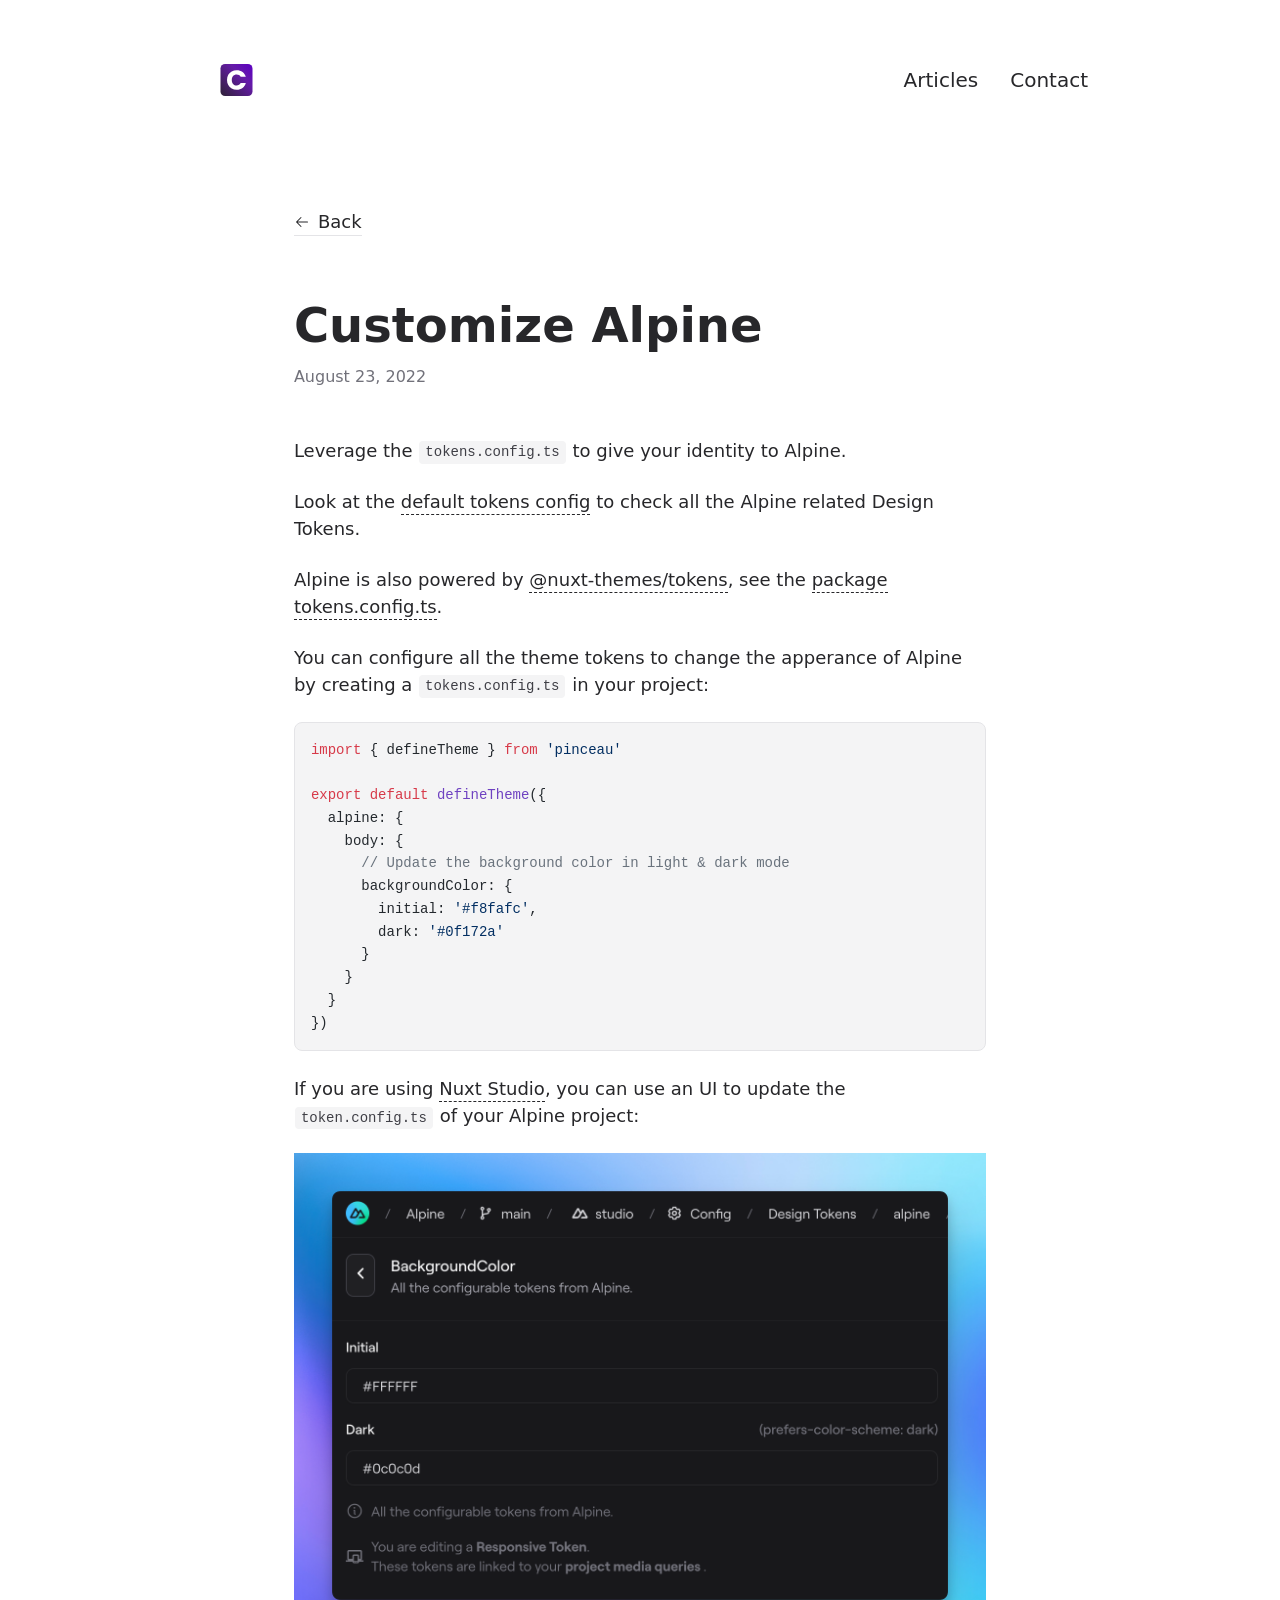
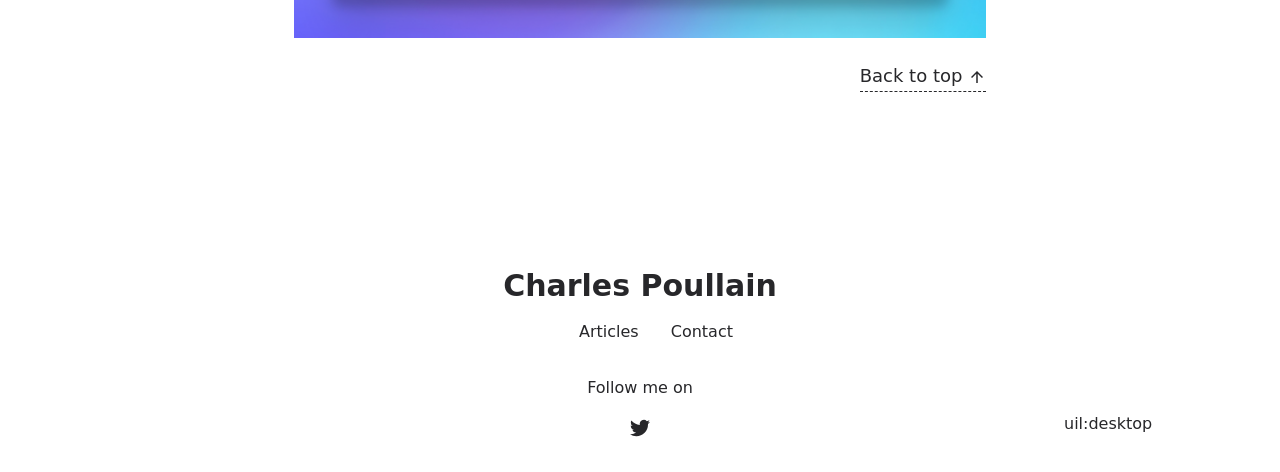
<file: articles/design-tokens/index.html>
<!DOCTYPE html><html  lang="en"><head><meta charset="utf-8">
<meta name="viewport" content="width=device-width, initial-scale=1">
<title>Customize Alpine</title>
<meta name="twitter:card" content="summary_large_image">
<meta property="og:image:width" content="400">
<meta property="og:image:height" content="300">
<meta property="og:image:alt" content="An image showcasing my project.">
<meta property="og:title" content="Customize Alpine">
<meta name="description" content="Leverage the tokens.config.ts to give your identity to Alpine.">
<meta property="og:description" content="Leverage the tokens.config.ts to give your identity to Alpine.">
<meta property="og:image" content="/articles/design-tokens.webp">
<link rel="preload" as="fetch" crossorigin="anonymous" href="/articles/design-tokens/_payload.json">
<link rel="stylesheet" href="/_nuxt/entry.Cf_NfQ_y.css">
<link rel="stylesheet" href="/_nuxt/DocumentDrivenNotFound.rp24EwsG.css">
<link rel="stylesheet" href="/_nuxt/article.DDlxgXvj.css">
<link rel="stylesheet" href="/_nuxt/ProseA.D4RtImXF.css">
<link rel="stylesheet" href="/_nuxt/ProseH1.BwPAspty.css">
<link rel="stylesheet" href="/_nuxt/ProseP.Dp1dLVOK.css">
<link rel="stylesheet" href="/_nuxt/ProseCodeInline.DPyaAaT7.css">
<link rel="stylesheet" href="/_nuxt/ProsePre.CchFRBtv.css">
<link rel="stylesheet" href="/_nuxt/ProseCode.f3kEnX8-.css">
<link rel="stylesheet" href="/_nuxt/ProseImg.BxiTVCVH.css">
<link rel="modulepreload" as="script" crossorigin href="/_nuxt/CAMGwU_J.js">
<link rel="modulepreload" as="script" crossorigin href="/_nuxt/jXcX-2-a.js">
<link rel="modulepreload" as="script" crossorigin href="/_nuxt/CnSJeE1j.js">
<link rel="modulepreload" as="script" crossorigin href="/_nuxt/3sIXZnc_.js">
<link rel="modulepreload" as="script" crossorigin href="/_nuxt/DDpg--Sw.js">
<link rel="modulepreload" as="script" crossorigin href="/_nuxt/BcFztZD_.js">
<link rel="modulepreload" as="script" crossorigin href="/_nuxt/CDX4LtUK.js">
<link rel="modulepreload" as="script" crossorigin href="/_nuxt/B0JIAukR.js">
<link rel="modulepreload" as="script" crossorigin href="/_nuxt/BTtt0R2O.js">
<link rel="modulepreload" as="script" crossorigin href="/_nuxt/BcWussCh.js">
<link rel="modulepreload" as="script" crossorigin href="/_nuxt/CcoOUP5x.js">
<link rel="modulepreload" as="script" crossorigin href="/_nuxt/DB1jLbn4.js">
<link rel="modulepreload" as="script" crossorigin href="/_nuxt/D9wAa_LD.js">
<link rel="modulepreload" as="script" crossorigin href="/_nuxt/DNUryXxq.js">
<link rel="modulepreload" as="script" crossorigin href="/_nuxt/Blzg1iYJ.js">
<link rel="modulepreload" as="script" crossorigin href="/_nuxt/DCyCYngr.js">
<link rel="modulepreload" as="script" crossorigin href="/_nuxt/C3SNnU7Q.js">
<link rel="prefetch" as="script" crossorigin href="/_nuxt/BiGnFL3H.js">
<link rel="prefetch" as="script" crossorigin href="/_nuxt/CGOqFoQv.js">
<link rel="prefetch" as="script" crossorigin href="/_nuxt/I08NBmEu.js">
<link rel="prefetch" as="style" href="/_nuxt/useStudio.DzA-IoZ4.css">
<link rel="prefetch" as="script" crossorigin href="/_nuxt/C799SneU.js">
<link rel="prefetch" as="style" href="/_nuxt/error-404.D2gJf3ut.css">
<link rel="prefetch" as="script" crossorigin href="/_nuxt/Bg-FLVce.js">
<link rel="prefetch" as="style" href="/_nuxt/error-500.DdUW5Esy.css">
<link rel="prefetch" as="script" crossorigin href="/_nuxt/CoQHy5Qu.js">
<script type="module" src="/_nuxt/CAMGwU_J.js" crossorigin></script><style id="pinceau-runtime-hydratable">@media{.phy[--]{--puid:bpjyWp-v;}.pv-j4mqMM{max-width:var(--elements-container-maxWidth);padding-left:var(--elements-container-padding-mobile);padding-right:var(--elements-container-padding-mobile);}@media (min-width: 475px){.pv-j4mqMM{padding-left:var(--elements-container-padding-xs);padding-right:var(--elements-container-padding-xs);}}@media (min-width: 640px){.pv-j4mqMM{padding-left:var(--elements-container-padding-sm);padding-right:var(--elements-container-padding-sm);}}@media (min-width: 768px){.pv-j4mqMM{padding-left:var(--elements-container-padding-md);padding-right:var(--elements-container-padding-md);}}} </style><style id="pinceau-theme">@media { :root {--pinceau-mq: initial; --alpine-readableLine: 68ch;--alpine-backdrop-backgroundColor: #f4f4f5b3;--prose-code-inline-padding: 0.2rem 0.375rem 0.2rem 0.375rem;--prose-code-block-backdropFilter: contrast(1);--prose-code-block-border-style: solid;--prose-code-block-border-width: 1px;--prose-tbody-tr-borderBottom-style: dashed;--prose-tbody-tr-borderBottom-width: 1px;--prose-th-textAlign: inherit;--prose-thead-borderBottom-style: solid;--prose-thead-borderBottom-width: 1px;--prose-thead-border-style: solid;--prose-thead-border-width: 0px;--prose-table-textAlign: start;--prose-hr-width: 1px;--prose-hr-style: solid;--prose-li-listStylePosition: outside;--prose-ol-li-markerColor: currentColor;--prose-ol-paddingInlineStart: 21px;--prose-ol-listStyleType: decimal;--prose-ul-li-markerColor: currentColor;--prose-ul-paddingInlineStart: 21px;--prose-ul-listStyleType: disc;--prose-blockquote-border-style: solid;--prose-blockquote-border-width: 4px;--prose-blockquote-quotes: '201C' '201D' '2018' '2019';--prose-blockquote-paddingInlineStart: 24px;--prose-a-code-color-hover: currentColor;--prose-a-code-color-static: currentColor;--prose-a-hasCode-borderBottom: none;--prose-a-border-distance: 2px;--prose-a-border-color-hover: currentColor;--prose-a-border-color-static: currentColor;--prose-a-border-style-hover: solid;--prose-a-border-style-static: dashed;--prose-a-border-width: 1px;--prose-a-color-static: inherit;--prose-a-textDecoration: none;--prose-h6-margin: 3rem 0 2rem;--prose-h5-margin: 3rem 0 2rem;--prose-h4-margin: 3rem 0 2rem;--prose-h3-margin: 3rem 0 2rem;--prose-h2-margin: 3rem 0 2rem;--prose-h1-margin: 0 0 2rem;--prose-p-fontSize: 18px;--typography-lead-loose: 2;--typography-lead-relaxed: 1.625;--typography-lead-normal: 1.5;--typography-lead-snug: 1.375;--typography-lead-tight: 1.25;--typography-lead-none: 1;--typography-lead-10: 2.5rem;--typography-lead-9: 2.25rem;--typography-lead-8: 2rem;--typography-lead-7: 1.75rem;--typography-lead-6: 1.5rem;--typography-lead-5: 1.25rem;--typography-lead-4: 1rem;--typography-lead-3: .75rem;--typography-lead-2: .5rem;--typography-lead-1: .025rem;--typography-fontWeight-black: 900;--typography-fontWeight-extrabold: 800;--typography-fontWeight-bold: 700;--typography-fontWeight-semibold: 600;--typography-fontWeight-medium: 500;--typography-fontWeight-normal: 400;--typography-fontWeight-light: 300;--typography-fontWeight-extralight: 200;--typography-fontWeight-thin: 100;--typography-fontSize-9xl: 128px;--typography-fontSize-8xl: 96px;--typography-fontSize-7xl: 72px;--typography-fontSize-6xl: 60px;--typography-fontSize-5xl: 48px;--typography-fontSize-4xl: 36px;--typography-fontSize-3xl: 30px;--typography-fontSize-2xl: 24px;--typography-fontSize-xl: 20px;--typography-fontSize-lg: 18px;--typography-fontSize-base: 16px;--typography-fontSize-sm: 14px;--typography-fontSize-xs: 12px;--typography-letterSpacing-wide: 0.025em;--typography-letterSpacing-tight: -0.025em;--typography-verticalMargin-base: 24px;--typography-verticalMargin-sm: 16px;--elements-border-secondary-hover: [object Object];--elements-backdrop-background: #fffc;--elements-backdrop-filter: saturate(200%) blur(20px);--elements-container-maxWidth: 64rem;--lead-loose: 2;--lead-relaxed: 1.625;--lead-normal: 1.5;--lead-snug: 1.375;--lead-tight: 1.25;--lead-none: 1;--lead-10: 2.5rem;--lead-9: 2.25rem;--lead-8: 2rem;--lead-7: 1.75rem;--lead-6: 1.5rem;--lead-5: 1.25rem;--lead-4: 1rem;--lead-3: .75rem;--lead-2: .5rem;--lead-1: .025rem;--letterSpacing-widest: 0.1em;--letterSpacing-wider: 0.05em;--letterSpacing-wide: 0.025em;--letterSpacing-normal: 0em;--letterSpacing-tight: -0.025em;--letterSpacing-tighter: -0.05em;--fontSize-9xl: 8rem;--fontSize-8xl: 6rem;--fontSize-7xl: 4.5rem;--fontSize-6xl: 3.75rem;--fontSize-5xl: 3rem;--fontSize-4xl: 2.25rem;--fontSize-3xl: 1.875rem;--fontSize-2xl: 1.5rem;--fontSize-xl: 1.25rem;--fontSize-lg: 1.125rem;--fontSize-base: 1rem;--fontSize-sm: 0.875rem;--fontSize-xs: 0.75rem;--fontWeight-black: 900;--fontWeight-extrabold: 800;--fontWeight-bold: 700;--fontWeight-semibold: 600;--fontWeight-medium: 500;--fontWeight-normal: 400;--fontWeight-light: 300;--fontWeight-extralight: 200;--fontWeight-thin: 100;--font-mono: ui-monospace, SFMono-Regular, Menlo, Monaco, Consolas, Liberation Mono, Courier New, monospace;--font-serif: ui-serif, Georgia, Cambria, Times New Roman, Times, serif;--font-sans: ui-sans-serif, system-ui, -apple-system, BlinkMacSystemFont, Segoe UI, Roboto, Helvetica Neue, Arial, Noto Sans, sans-serif, Apple Color Emoji, Segoe UI Emoji, Segoe UI Symbol, Noto Color Emoji;--opacity-total: 1;--opacity-high: 0.8;--opacity-medium: 0.5;--opacity-soft: 0.3;--opacity-light: 0.15;--opacity-bright: 0.1;--opacity-noOpacity: 0;--borderWidth-lg: 3px;--borderWidth-md: 2px;--borderWidth-sm: 1px;--borderWidth-noBorder: 0;--space-rem-875: 0.875rem;--space-rem-625: 0.625rem;--space-rem-375: 0.375rem;--space-rem-125: 0.125rem;--space-px: 1px;--space-128: 32rem;--space-96: 24rem;--space-80: 20rem;--space-72: 18rem;--space-64: 16rem;--space-60: 15rem;--space-56: 14rem;--space-52: 13rem;--space-48: 12rem;--space-44: 11rem;--space-40: 10rem;--space-36: 9rem;--space-32: 8rem;--space-28: 7rem;--space-24: 6rem;--space-20: 5rem;--space-16: 4rem;--space-14: 3.5rem;--space-12: 3rem;--space-11: 2.75rem;--space-10: 2.5rem;--space-9: 2.25rem;--space-8: 2rem;--space-7: 1.75rem;--space-6: 1.5rem;--space-5: 1.25rem;--space-4: 1rem;--space-3: 0.75rem;--space-2: 0.5rem;--space-1: 0.25rem;--space-0: 0px;--size-full: 100%;--size-7xl: 80rem;--size-6xl: 72rem;--size-5xl: 64rem;--size-4xl: 56rem;--size-3xl: 48rem;--size-2xl: 42rem;--size-xl: 36rem;--size-lg: 32rem;--size-md: 28rem;--size-sm: 24rem;--size-xs: 20rem;--size-200: 200px;--size-104: 104px;--size-80: 80px;--size-64: 64px;--size-56: 56px;--size-48: 48px;--size-40: 40px;--size-32: 32px;--size-24: 24px;--size-20: 20px;--size-16: 16px;--size-12: 12px;--size-8: 8px;--size-6: 6px;--size-4: 4px;--size-2: 2px;--size-0: 0px;--radii-full: 9999px;--radii-3xl: 1.75rem;--radii-2xl: 1.5rem;--radii-xl: 1rem;--radii-lg: 0.75rem;--radii-md: 0.5rem;--radii-sm: 0.375rem;--radii-xs: 0.25rem;--radii-2xs: 0.125rem;--radii-none: 0px;--shadow-none: 0px 0px 0px 0px transparent;--shadow-lg: 0px 10px 15px -3px #000000, 0px 4px 6px -4px #000000;--shadow-md: 0px 4px 6px -1px #000000, 0px 2px 4px -2px #000000;--shadow-sm: 0px 1px 3px 0px #000000, 0px 1px 2px -1px #000000;--shadow-xs: 0px 1px 2px 0px #000000;--height-screen: 100vh;--width-screen: 100vw;--color-primary-900: #002e38;--color-primary-800: #005c70;--color-primary-700: #008aa9;--color-primary-600: #00b9e1;--color-primary-500: #1ad6ff;--color-primary-400: #40ddff;--color-primary-300: #66e4ff;--color-primary-200: #8deaff;--color-primary-100: #b3f1ff;--color-primary-50: #d9f8ff;--color-ruby-900: #380011;--color-ruby-800: #700021;--color-ruby-700: #a90032;--color-ruby-600: #e10043;--color-ruby-500: #ff1a5e;--color-ruby-400: #ff4079;--color-ruby-300: #ff6694;--color-ruby-200: #ff8dae;--color-ruby-100: #ffb3c9;--color-ruby-50: #ffd9e4;--color-pink-900: #380025;--color-pink-800: #70004b;--color-pink-700: #a90070;--color-pink-600: #e10095;--color-pink-500: #ff1ab2;--color-pink-400: #ff40bf;--color-pink-300: #ff66cc;--color-pink-200: #ff8dd8;--color-pink-100: #ffb3e5;--color-pink-50: #ffd9f2;--color-purple-900: #190038;--color-purple-800: #330070;--color-purple-700: #4c00a9;--color-purple-600: #6500e1;--color-purple-500: #811aff;--color-purple-400: #9640ff;--color-purple-300: #ab66ff;--color-purple-200: #c08dff;--color-purple-100: #d5b3ff;--color-purple-50: #ead9ff;--color-royalblue-900: #0b0531;--color-royalblue-800: #160a62;--color-royalblue-700: #211093;--color-royalblue-600: #2c15c4;--color-royalblue-500: #4127e8;--color-royalblue-400: #614bec;--color-royalblue-300: #806ff0;--color-royalblue-200: #a093f3;--color-royalblue-100: #c0b7f7;--color-royalblue-50: #dfdbfb;--color-indigoblue-900: #001238;--color-indigoblue-800: #002370;--color-indigoblue-700: #0035a9;--color-indigoblue-600: #0047e1;--color-indigoblue-500: #1a62ff;--color-indigoblue-400: #407cff;--color-indigoblue-300: #6696ff;--color-indigoblue-200: #8db0ff;--color-indigoblue-100: #b3cbff;--color-indigoblue-50: #d9e5ff;--color-blue-900: #002438;--color-blue-800: #004870;--color-blue-700: #006ca9;--color-blue-600: #0090e1;--color-blue-500: #1aadff;--color-blue-400: #40bbff;--color-blue-300: #66c8ff;--color-blue-200: #8dd6ff;--color-blue-100: #b3e4ff;--color-blue-50: #d9f1ff;--color-lightblue-900: #002e38;--color-lightblue-800: #005c70;--color-lightblue-700: #008aa9;--color-lightblue-600: #00b9e1;--color-lightblue-500: #1ad6ff;--color-lightblue-400: #40ddff;--color-lightblue-300: #66e4ff;--color-lightblue-200: #8deaff;--color-lightblue-100: #b3f1ff;--color-lightblue-50: #d9f8ff;--color-teal-900: #062a28;--color-teal-800: #0b544f;--color-teal-700: #117d77;--color-teal-600: #16a79e;--color-teal-500: #1cd1c6;--color-teal-400: #36e4da;--color-teal-300: #5fe9e1;--color-teal-200: #87efe9;--color-teal-100: #aff4f0;--color-teal-50: #d7faf8;--color-pear-900: #2a2b09;--color-pear-800: #545512;--color-pear-700: #7e801b;--color-pear-600: #a8aa24;--color-pear-500: #d0d32f;--color-pear-400: #d8da52;--color-pear-300: #e0e274;--color-pear-200: #e8e997;--color-pear-100: #eff0ba;--color-pear-50: #f7f8dc;--color-red-900: #380300;--color-red-800: #700700;--color-red-700: #a90a00;--color-red-600: #e10e00;--color-red-500: #ff281a;--color-red-400: #ff4c40;--color-red-300: #ff7066;--color-red-200: #ff948d;--color-red-100: #ffb7b3;--color-red-50: #ffdbd9;--color-orange-900: #381800;--color-orange-800: #702f00;--color-orange-700: #a94700;--color-orange-600: #e15e00;--color-orange-500: #ff7a1a;--color-orange-400: #ff9040;--color-orange-300: #ffa666;--color-orange-200: #ffbd8d;--color-orange-100: #ffd3b3;--color-orange-50: #ffe9d9;--color-yellow-900: #362b03;--color-yellow-800: #6d5605;--color-yellow-700: #a38108;--color-yellow-600: #daac0a;--color-yellow-500: #f5c828;--color-yellow-400: #f7d14c;--color-yellow-300: #f8da70;--color-yellow-200: #fae393;--color-yellow-100: #fcedb7;--color-yellow-50: #fdf6db;--color-green-900: #003f25;--color-green-800: #005e38;--color-green-700: #007e4a;--color-green-600: #009d5d;--color-green-500: #00bd6f;--color-green-400: #00dc82;--color-green-300: #30ffaa;--color-green-200: #83ffcc;--color-green-100: #acffdd;--color-green-50: #d6ffee;--color-gray-900: #18181B;--color-gray-800: #27272A;--color-gray-700: #3f3f46;--color-gray-600: #52525B;--color-gray-500: #71717A;--color-gray-400: #a1a1aa;--color-gray-300: #D4d4d8;--color-gray-200: #e4e4e7;--color-gray-100: #f4f4f5;--color-gray-50: #fafafa;--color-black: #0c0c0d;--color-white: #FFFFFF;--media-portrait: only screen and (orientation: portrait);--media-landscape: only screen and (orientation: landscape);--media-rm: (prefers-reduced-motion: reduce);--media-2xl: (min-width: 1536px);--media-xl: (min-width: 1280px);--media-lg: (min-width: 1024px);--media-md: (min-width: 768px);--media-sm: (min-width: 640px);--media-xs: (min-width: 475px);--alpine-body-color: var(--color-gray-800);--alpine-body-backgroundColor: var(--color-white);--prose-code-inline-fontWeight: var(--typography-fontWeight-normal);--prose-code-inline-fontSize: var(--typography-fontSize-sm);--prose-code-inline-borderRadius: var(--radii-xs);--prose-code-block-pre-padding: var(--typography-verticalMargin-sm);--prose-code-block-margin: var(--typography-verticalMargin-base) 0;--prose-code-block-fontSize: var(--typography-fontSize-sm);--prose-tbody-code-inline-fontSize: var(--typography-fontSize-sm);--prose-tbody-td-padding: var(--typography-verticalMargin-sm);--prose-th-fontWeight: var(--typography-fontWeight-semibold);--prose-th-padding: 0 var(--typography-verticalMargin-sm) var(--typography-verticalMargin-sm) var(--typography-verticalMargin-sm);--prose-table-lineHeight: var(--typography-lead-6);--prose-table-fontSize: var(--typography-fontSize-sm);--prose-table-margin: var(--typography-verticalMargin-base) 0;--prose-hr-margin: var(--typography-verticalMargin-base) 0;--prose-li-margin: var(--typography-verticalMargin-sm) 0;--prose-ol-margin: var(--typography-verticalMargin-base) 0;--prose-ul-margin: var(--typography-verticalMargin-base) 0;--prose-blockquote-margin: var(--typography-verticalMargin-base) 0;--prose-a-code-border-style: var(--prose-a-border-style-static);--prose-a-code-border-width: var(--prose-a-border-width);--prose-a-fontWeight: var(--typography-fontWeight-medium);--prose-img-margin: var(--typography-verticalMargin-base) 0;--prose-strong-fontWeight: var(--typography-fontWeight-semibold);--prose-h6-iconSize: var(--typography-fontSize-base);--prose-h6-fontWeight: var(--typography-fontWeight-semibold);--prose-h6-lineHeight: var(--typography-lead-normal);--prose-h6-fontSize: var(--typography-fontSize-lg);--prose-h5-iconSize: var(--typography-fontSize-lg);--prose-h5-fontWeight: var(--typography-fontWeight-semibold);--prose-h5-lineHeight: var(--typography-lead-snug);--prose-h5-fontSize: var(--typography-fontSize-xl);--prose-h4-iconSize: var(--typography-fontSize-lg);--prose-h4-letterSpacing: var(--typography-letterSpacing-tight);--prose-h4-fontWeight: var(--typography-fontWeight-semibold);--prose-h4-lineHeight: var(--typography-lead-snug);--prose-h4-fontSize: var(--typography-fontSize-2xl);--prose-h3-iconSize: var(--typography-fontSize-xl);--prose-h3-letterSpacing: var(--typography-letterSpacing-tight);--prose-h3-fontWeight: var(--typography-fontWeight-semibold);--prose-h3-lineHeight: var(--typography-lead-snug);--prose-h3-fontSize: var(--typography-fontSize-3xl);--prose-h2-iconSize: var(--typography-fontSize-2xl);--prose-h2-letterSpacing: var(--typography-letterSpacing-tight);--prose-h2-fontWeight: var(--typography-fontWeight-semibold);--prose-h2-lineHeight: var(--typography-lead-tight);--prose-h2-fontSize: var(--typography-fontSize-4xl);--prose-h1-iconSize: var(--typography-fontSize-3xl);--prose-h1-letterSpacing: var(--typography-letterSpacing-tight);--prose-h1-fontWeight: var(--typography-fontWeight-bold);--prose-h1-lineHeight: var(--typography-lead-tight);--prose-h1-fontSize: var(--typography-fontSize-5xl);--prose-p-br-margin: var(--typography-verticalMargin-base) 0 0 0;--prose-p-margin: var(--typography-verticalMargin-base) 0;--prose-p-lineHeight: var(--typography-lead-normal);--typography-color-primary-900: var(--color-primary-900);--typography-color-primary-800: var(--color-primary-800);--typography-color-primary-700: var(--color-primary-700);--typography-color-primary-600: var(--color-primary-600);--typography-color-primary-500: var(--color-primary-500);--typography-color-primary-400: var(--color-primary-400);--typography-color-primary-300: var(--color-primary-300);--typography-color-primary-200: var(--color-primary-200);--typography-color-primary-100: var(--color-primary-100);--typography-color-primary-50: var(--color-primary-50);--typography-font-code: var(--font-mono);--typography-font-body: var(--font-sans);--typography-font-display: var(--font-sans);--typography-body-backgroundColor: var(--color-white);--typography-body-color: var(--color-black);--elements-state-danger-borderColor-secondary: var(--color-red-200);--elements-state-danger-borderColor-primary: var(--color-red-100);--elements-state-danger-backgroundColor-secondary: var(--color-red-100);--elements-state-danger-backgroundColor-primary: var(--color-red-50);--elements-state-danger-color-secondary: var(--color-red-600);--elements-state-danger-color-primary: var(--color-red-500);--elements-state-warning-borderColor-secondary: var(--color-yellow-200);--elements-state-warning-borderColor-primary: var(--color-yellow-100);--elements-state-warning-backgroundColor-secondary: var(--color-yellow-100);--elements-state-warning-backgroundColor-primary: var(--color-yellow-50);--elements-state-warning-color-secondary: var(--color-yellow-700);--elements-state-warning-color-primary: var(--color-yellow-600);--elements-state-success-borderColor-secondary: var(--color-green-200);--elements-state-success-borderColor-primary: var(--color-green-100);--elements-state-success-backgroundColor-secondary: var(--color-green-100);--elements-state-success-backgroundColor-primary: var(--color-green-50);--elements-state-success-color-secondary: var(--color-green-600);--elements-state-success-color-primary: var(--color-green-500);--elements-state-info-borderColor-secondary: var(--color-blue-200);--elements-state-info-borderColor-primary: var(--color-blue-100);--elements-state-info-backgroundColor-secondary: var(--color-blue-100);--elements-state-info-backgroundColor-primary: var(--color-blue-50);--elements-state-info-color-secondary: var(--color-blue-600);--elements-state-info-color-primary: var(--color-blue-500);--elements-state-primary-borderColor-secondary: var(--color-primary-200);--elements-state-primary-borderColor-primary: var(--color-primary-100);--elements-state-primary-backgroundColor-secondary: var(--color-primary-100);--elements-state-primary-backgroundColor-primary: var(--color-primary-50);--elements-state-primary-color-secondary: var(--color-primary-700);--elements-state-primary-color-primary: var(--color-primary-600);--elements-surface-secondary-backgroundColor: var(--color-gray-200);--elements-surface-primary-backgroundColor: var(--color-gray-100);--elements-surface-background-base: var(--color-gray-100);--elements-border-secondary-static: var(--color-gray-200);--elements-border-primary-hover: var(--color-gray-200);--elements-border-primary-static: var(--color-gray-100);--elements-container-padding-md: var(--space-16);--elements-container-padding-sm: var(--space-12);--elements-container-padding-xs: var(--space-8);--elements-container-padding-mobile: var(--space-6);--elements-text-secondary-color-hover: var(--color-gray-700);--elements-text-secondary-color-static: var(--color-gray-500);--elements-text-primary-color-static: var(--color-gray-900);--text-6xl-lineHeight: var(--lead-none);--text-6xl-fontSize: var(--fontSize-6xl);--text-5xl-lineHeight: var(--lead-none);--text-5xl-fontSize: var(--fontSize-5xl);--text-4xl-lineHeight: var(--lead-10);--text-4xl-fontSize: var(--fontSize-4xl);--text-3xl-lineHeight: var(--lead-9);--text-3xl-fontSize: var(--fontSize-3xl);--text-2xl-lineHeight: var(--lead-8);--text-2xl-fontSize: var(--fontSize-2xl);--text-xl-lineHeight: var(--lead-7);--text-xl-fontSize: var(--fontSize-xl);--text-lg-lineHeight: var(--lead-7);--text-lg-fontSize: var(--fontSize-lg);--text-base-lineHeight: var(--lead-6);--text-base-fontSize: var(--fontSize-base);--text-sm-lineHeight: var(--lead-5);--text-sm-fontSize: var(--fontSize-sm);--text-xs-lineHeight: var(--lead-4);--text-xs-fontSize: var(--fontSize-xs);--shadow-2xl: 0px 25px 50px -12px var(--color-gray-900);--shadow-xl: 0px 20px 25px -5px var(--color-gray-400), 0px 8px 10px -6px #000000;--color-secondary-900: var(--color-gray-900);--color-secondary-800: var(--color-gray-800);--color-secondary-700: var(--color-gray-700);--color-secondary-600: var(--color-gray-600);--color-secondary-500: var(--color-gray-500);--color-secondary-400: var(--color-gray-400);--color-secondary-300: var(--color-gray-300);--color-secondary-200: var(--color-gray-200);--color-secondary-100: var(--color-gray-100);--color-secondary-50: var(--color-gray-50);--prose-a-code-background-hover: var(--typography-color-primary-50);--prose-a-code-border-color-hover: var(--typography-color-primary-500);--prose-a-color-hover: var(--typography-color-primary-500);--typography-color-secondary-900: var(--color-secondary-900);--typography-color-secondary-800: var(--color-secondary-800);--typography-color-secondary-700: var(--color-secondary-700);--typography-color-secondary-600: var(--color-secondary-600);--typography-color-secondary-500: var(--color-secondary-500);--typography-color-secondary-400: var(--color-secondary-400);--typography-color-secondary-300: var(--color-secondary-300);--typography-color-secondary-200: var(--color-secondary-200);--typography-color-secondary-100: var(--color-secondary-100);--typography-color-secondary-50: var(--color-secondary-50);--prose-code-inline-backgroundColor: var(--typography-color-secondary-100);--prose-code-inline-color: var(--typography-color-secondary-700);--prose-code-block-backgroundColor: var(--typography-color-secondary-100);--prose-code-block-color: var(--typography-color-secondary-700);--prose-code-block-border-color: var(--typography-color-secondary-200);--prose-tbody-tr-borderBottom-color: var(--typography-color-secondary-200);--prose-th-color: var(--typography-color-secondary-600);--prose-thead-borderBottom-color: var(--typography-color-secondary-200);--prose-thead-border-color: var(--typography-color-secondary-300);--prose-hr-color: var(--typography-color-secondary-200);--prose-blockquote-border-color: var(--typography-color-secondary-200);--prose-blockquote-color: var(--typography-color-secondary-500);--prose-a-code-border-color-static: var(--typography-color-secondary-400); } }@media { :root.dark {--pinceau-mq: dark; --alpine-backdrop-backgroundColor: #18181bb3;--prose-code-block-backdropFilter: contrast(1);--prose-ol-li-markerColor: currentColor;--prose-ul-li-markerColor: currentColor;--prose-a-code-color-hover: currentColor;--prose-a-code-color-static: currentColor;--prose-a-border-color-hover: currentColor;--prose-a-border-color-static: currentColor;--prose-a-color-static: inherit;--elements-backdrop-background: #0c0d0ccc;--alpine-body-color: var(--color-gray-200);--alpine-body-backgroundColor: var(--color-black);--typography-body-backgroundColor: var(--color-black);--typography-body-color: var(--color-white);--elements-state-danger-borderColor-secondary: var(--color-red-700);--elements-state-danger-borderColor-primary: var(--color-red-800);--elements-state-danger-backgroundColor-secondary: var(--color-red-800);--elements-state-danger-backgroundColor-primary: var(--color-red-900);--elements-state-danger-color-secondary: var(--color-red-200);--elements-state-danger-color-primary: var(--color-red-300);--elements-state-warning-borderColor-secondary: var(--color-yellow-700);--elements-state-warning-borderColor-primary: var(--color-yellow-800);--elements-state-warning-backgroundColor-secondary: var(--color-yellow-800);--elements-state-warning-backgroundColor-primary: var(--color-yellow-900);--elements-state-warning-color-secondary: var(--color-yellow-200);--elements-state-warning-color-primary: var(--color-yellow-400);--elements-state-success-borderColor-secondary: var(--color-green-700);--elements-state-success-borderColor-primary: var(--color-green-800);--elements-state-success-backgroundColor-secondary: var(--color-green-800);--elements-state-success-backgroundColor-primary: var(--color-green-900);--elements-state-success-color-secondary: var(--color-green-200);--elements-state-success-color-primary: var(--color-green-400);--elements-state-info-borderColor-secondary: var(--color-blue-700);--elements-state-info-borderColor-primary: var(--color-blue-800);--elements-state-info-backgroundColor-secondary: var(--color-blue-800);--elements-state-info-backgroundColor-primary: var(--color-blue-900);--elements-state-info-color-secondary: var(--color-blue-200);--elements-state-info-color-primary: var(--color-blue-400);--elements-state-primary-borderColor-secondary: var(--color-primary-700);--elements-state-primary-borderColor-primary: var(--color-primary-800);--elements-state-primary-backgroundColor-secondary: var(--color-primary-800);--elements-state-primary-backgroundColor-primary: var(--color-primary-900);--elements-state-primary-color-secondary: var(--color-primary-200);--elements-state-primary-color-primary: var(--color-primary-400);--elements-surface-secondary-backgroundColor: var(--color-gray-800);--elements-surface-primary-backgroundColor: var(--color-gray-900);--elements-surface-background-base: var(--color-gray-900);--elements-border-secondary-static: var(--color-gray-800);--elements-border-primary-hover: var(--color-gray-800);--elements-border-primary-static: var(--color-gray-900);--elements-text-secondary-color-hover: var(--color-gray-200);--elements-text-secondary-color-static: var(--color-gray-400);--elements-text-primary-color-static: var(--color-gray-50);--prose-a-code-background-hover: var(--typography-color-primary-900);--prose-a-code-border-color-hover: var(--typography-color-primary-600);--prose-a-color-hover: var(--typography-color-primary-400);--prose-code-inline-backgroundColor: var(--typography-color-secondary-800);--prose-code-inline-color: var(--typography-color-secondary-200);--prose-code-block-backgroundColor: var(--typography-color-secondary-900);--prose-code-block-color: var(--typography-color-secondary-200);--prose-code-block-border-color: var(--typography-color-secondary-800);--prose-tbody-tr-borderBottom-color: var(--typography-color-secondary-800);--prose-th-color: var(--typography-color-secondary-400);--prose-thead-borderBottom-color: var(--typography-color-secondary-800);--prose-thead-border-color: var(--typography-color-secondary-600);--prose-hr-color: var(--typography-color-secondary-800);--prose-blockquote-border-color: var(--typography-color-secondary-700);--prose-blockquote-color: var(--typography-color-secondary-400);--prose-a-code-border-color-static: var(--typography-color-secondary-600); } }</style><script>"use strict";(()=>{const a=window,e=document.documentElement,c=window.localStorage,d=["dark","light"],n=c&&c.getItem&&c.getItem("nuxt-color-mode")||"system";let l=n==="system"?f():n;const i=e.getAttribute("data-color-mode-forced");i&&(l=i),r(l),a["__NUXT_COLOR_MODE__"]={preference:n,value:l,getColorScheme:f,addColorScheme:r,removeColorScheme:u};function r(o){const t=""+o+"",s="";e.classList?e.classList.add(t):e.className+=" "+t,s&&e.setAttribute("data-"+s,o)}function u(o){const t=""+o+"",s="";e.classList?e.classList.remove(t):e.className=e.className.replace(new RegExp(t,"g"),""),s&&e.removeAttribute("data-"+s)}function m(o){return a.matchMedia("(prefers-color-scheme"+o+")")}function f(){if(a.matchMedia&&m("").media!=="not all"){for(const o of d)if(m(":"+o).matches)return o}return"light"}})();
</script></head><body><div id="__nuxt"><div class="container pv-j4mqMM pc-bpjyWp app-layout" data-v-92754a60 data-v-aa14d472><!--[--><div class="nuxt-progress" style="width:0%;height:3px;opacity:0;background-size:Infinity% auto;" data-v-92754a60></div><header class="left" data-v-92754a60 data-v-d0bc1945><div class="menu" data-v-d0bc1945><button aria-label="Navigation Menu" data-v-d0bc1945><svg width="24" height="24" viewBox="0 0 68 68" fill="currentColor" xmlns="http://www.w3.org/2000/svg" data-v-d0bc1945><path d="M8 34C8 32.1362 8 31.2044 8.30448 30.4693C8.71046 29.4892 9.48915 28.7105 10.4693 28.3045C11.2044 28 12.1362 28 14 28C15.8638 28 16.7956 28 17.5307 28.3045C18.5108 28.7105 19.2895 29.4892 19.6955 30.4693C20 31.2044 20 32.1362 20 34C20 35.8638 20 36.7956 19.6955 37.5307C19.2895 38.5108 18.5108 39.2895 17.5307 39.6955C16.7956 40 15.8638 40 14 40C12.1362 40 11.2044 40 10.4693 39.6955C9.48915 39.2895 8.71046 38.5108 8.30448 37.5307C8 36.7956 8 35.8638 8 34Z" data-v-d0bc1945></path><path d="M28 34C28 32.1362 28 31.2044 28.3045 30.4693C28.7105 29.4892 29.4892 28.7105 30.4693 28.3045C31.2044 28 32.1362 28 34 28C35.8638 28 36.7956 28 37.5307 28.3045C38.5108 28.7105 39.2895 29.4892 39.6955 30.4693C40 31.2044 40 32.1362 40 34C40 35.8638 40 36.7956 39.6955 37.5307C39.2895 38.5108 38.5108 39.2895 37.5307 39.6955C36.7956 40 35.8638 40 34 40C32.1362 40 31.2044 40 30.4693 39.6955C29.4892 39.2895 28.7105 38.5108 28.3045 37.5307C28 36.7956 28 35.8638 28 34Z" data-v-d0bc1945></path><path d="M48 34C48 32.1362 48 31.2044 48.3045 30.4693C48.7105 29.4892 49.4892 28.7105 50.4693 28.3045C51.2044 28 52.1362 28 54 28C55.8638 28 56.7956 28 57.5307 28.3045C58.5108 28.7105 59.2895 29.4892 59.6955 30.4693C60 31.2044 60 32.1362 60 34C60 35.8638 60 36.7956 59.6955 37.5307C59.2895 38.5108 58.5108 39.2895 57.5307 39.6955C56.7956 40 55.8638 40 54 40C52.1362 40 51.2044 40 50.4693 39.6955C49.4892 39.2895 48.7105 38.5108 48.3045 37.5307C48 36.7956 48 35.8638 48 34Z" data-v-d0bc1945></path></svg></button></div><div class="overlay" data-v-d0bc1945><nav data-v-d0bc1945 data-v-123d1faa><ul data-v-123d1faa><!--[--><li data-v-123d1faa><a href="/" class="" data-v-123d1faa><span class="underline-fx" data-v-123d1faa></span> </a></li><li data-v-123d1faa><a href="/articles" class="" data-v-123d1faa><span class="underline-fx" data-v-123d1faa></span> Articles</a></li><li data-v-123d1faa><a href="/contact" class="" data-v-123d1faa><span class="underline-fx" data-v-123d1faa></span> Contact</a></li><!--]--></ul></nav></div><div class="logo" data-v-d0bc1945><a href="/" class="" data-v-d0bc1945><img src="/logo.me.svg" class="dark-img" alt="Charles" width="89" height="31" data-v-d0bc1945><img src="/logo.me.svg" class="light-img" alt="Charles" width="89" height="31" data-v-d0bc1945></a></div><div class="main-nav" data-v-d0bc1945><nav data-v-d0bc1945 data-v-123d1faa><ul data-v-123d1faa><!--[--><li data-v-123d1faa><a href="/" class="" data-v-123d1faa><span class="underline-fx" data-v-123d1faa></span> </a></li><li data-v-123d1faa><a href="/articles" class="" data-v-123d1faa><span class="underline-fx" data-v-123d1faa></span> Articles</a></li><li data-v-123d1faa><a href="/contact" class="" data-v-123d1faa><span class="underline-fx" data-v-123d1faa></span> Contact</a></li><!--]--></ul></nav></div></header><!--[--><div class="document-driven-page"><article data-v-aedb0a41><a href="/articles" class="back" data-v-aedb0a41><svg xmlns="http://www.w3.org/2000/svg" xmlns:xlink="http://www.w3.org/1999/xlink" aria-hidden="true" role="img" class="icon" data-v-aedb0a41 style="" width="1em" height="1em" viewBox="0 0 256 256" data-v-bcfe47ef><path fill="currentColor" d="M224 128a8 8 0 0 1-8 8H59.31l58.35 58.34a8 8 0 0 1-11.32 11.32l-72-72a8 8 0 0 1 0-11.32l72-72a8 8 0 0 1 11.32 11.32L59.31 120H216a8 8 0 0 1 8 8"/></svg><span data-v-aedb0a41> Back </span></a><header data-v-aedb0a41><h1 class="title" data-v-aedb0a41>Customize Alpine</h1><time datetime="2022-08-23T00:00:00.000Z" data-v-aedb0a41>August 23, 2022</time></header><div class="prose" data-v-aedb0a41><!--[--><div><h1 id="customize-alpine" data-v-b4b13d7a><a aria-current="page" href="/articles/design-tokens#customize-alpine" class="router-link-active router-link-exact-active" data-v-b4b13d7a><!--[-->Customize Alpine<!--]--><!----></a></h1><p data-v-e44be016><!--[-->Leverage the <code class="" data-v-279f538f><!--[-->tokens.config.ts<!--]--></code> to give your identity to Alpine.<!--]--></p><p data-v-e44be016><!--[-->Look at the <a href="https://github.com/nuxt-themes/alpine/blob/main/tokens.config.ts" rel="nofollow" data-v-3b8bd91a><!--[-->default tokens config<!--]--></a> to check all the Alpine related Design Tokens.<!--]--></p><p data-v-e44be016><!--[-->Alpine is also powered by <a href="https://www.npmjs.com/package/@nuxt-themes/tokens" rel="nofollow" data-v-3b8bd91a><!--[-->@nuxt-themes/tokens<!--]--></a>, see the <a href="https://unpkg.com/@nuxt-themes/tokens@latest/dist/tokens.config.ts" rel="nofollow" data-v-3b8bd91a><!--[-->package tokens.config.ts<!--]--></a>.<!--]--></p><p data-v-e44be016><!--[-->You can configure all the theme tokens to change the apperance of Alpine by creating a <code class="" data-v-279f538f><!--[-->tokens.config.ts<!--]--></code> in your project:<!--]--></p><div class="highlight-ts prose-code" meta data-v-98a4a347><!----><!--[--><pre class="language-ts shiki shiki-themes github-light github-dark" style=""><!--[--><code><span class="line" line="1"><span style="--shiki-default:#D73A49;--shiki-dark:#F97583">import</span><span style="--shiki-default:#24292E;--shiki-dark:#E1E4E8"> { defineTheme } </span><span style="--shiki-default:#D73A49;--shiki-dark:#F97583">from</span><span style="--shiki-default:#032F62;--shiki-dark:#9ECBFF"> &#39;pinceau&#39;
</span></span><span class="line" line="2"><span emptylineplaceholder="true">
</span></span><span class="line" line="3"><span style="--shiki-default:#D73A49;--shiki-dark:#F97583">export</span><span style="--shiki-default:#D73A49;--shiki-dark:#F97583"> default</span><span style="--shiki-default:#6F42C1;--shiki-dark:#B392F0"> defineTheme</span><span style="--shiki-default:#24292E;--shiki-dark:#E1E4E8">({
</span></span><span class="line" line="4"><span style="--shiki-default:#24292E;--shiki-dark:#E1E4E8">  alpine: {
</span></span><span class="line" line="5"><span style="--shiki-default:#24292E;--shiki-dark:#E1E4E8">    body: {
</span></span><span class="line" line="6"><span style="--shiki-default:#6A737D;--shiki-dark:#6A737D">      // Update the background color in light &amp; dark mode
</span></span><span class="line" line="7"><span style="--shiki-default:#24292E;--shiki-dark:#E1E4E8">      backgroundColor: {
</span></span><span class="line" line="8"><span style="--shiki-default:#24292E;--shiki-dark:#E1E4E8">        initial: </span><span style="--shiki-default:#032F62;--shiki-dark:#9ECBFF">&#39;#f8fafc&#39;</span><span style="--shiki-default:#24292E;--shiki-dark:#E1E4E8">,
</span></span><span class="line" line="9"><span style="--shiki-default:#24292E;--shiki-dark:#E1E4E8">        dark: </span><span style="--shiki-default:#032F62;--shiki-dark:#9ECBFF">&#39;#0f172a&#39;
</span></span><span class="line" line="10"><span style="--shiki-default:#24292E;--shiki-dark:#E1E4E8">      }
</span></span><span class="line" line="11"><span style="--shiki-default:#24292E;--shiki-dark:#E1E4E8">    }
</span></span><span class="line" line="12"><span style="--shiki-default:#24292E;--shiki-dark:#E1E4E8">  }
</span></span><span class="line" line="13"><span style="--shiki-default:#24292E;--shiki-dark:#E1E4E8">})
</span></span></code><!--]--></pre><!--]--><button class="copy-button" data-v-98a4a347 data-v-bb39563a><span class="sr-only" data-v-bb39563a>Copy to clipboard</span><span class="icon-wrapper" data-v-bb39563a><svg xmlns="http://www.w3.org/2000/svg" xmlns:xlink="http://www.w3.org/1999/xlink" aria-hidden="true" role="img" class="icon" data-v-bb39563a style="" width="18px" height="18px" viewBox="0 0 256 256" data-v-bcfe47ef><path fill="currentColor" d="M216 32H88a8 8 0 0 0-8 8v40H40a8 8 0 0 0-8 8v128a8 8 0 0 0 8 8h128a8 8 0 0 0 8-8v-40h40a8 8 0 0 0 8-8V40a8 8 0 0 0-8-8m-56 176H48V96h112Zm48-48h-32V88a8 8 0 0 0-8-8H96V48h112Z"/></svg></span></button></div><p data-v-e44be016><!--[-->If you are using <a href="https://nuxt.studio" rel="nofollow" data-v-3b8bd91a><!--[-->Nuxt Studio<!--]--></a>, you can use an UI to update the <code class="" data-v-279f538f><!--[-->token.config.ts<!--]--></code> of your Alpine project:<!--]--></p><p data-v-e44be016><!--[--><a href="https://nuxt.studio" rel="nofollow" data-v-3b8bd91a><!--[--><img src="/design-tokens-studio.png" alt="design-tokens-studio.png" data-v-85ff786f><!--]--></a><!--]--></p><style>html .default .shiki span {color: var(--shiki-default);background: var(--shiki-default-bg);font-style: var(--shiki-default-font-style);font-weight: var(--shiki-default-font-weight);text-decoration: var(--shiki-default-text-decoration);}html .shiki span {color: var(--shiki-default);background: var(--shiki-default-bg);font-style: var(--shiki-default-font-style);font-weight: var(--shiki-default-font-weight);text-decoration: var(--shiki-default-text-decoration);}html .dark .shiki span {color: var(--shiki-dark);background: var(--shiki-dark-bg);font-style: var(--shiki-dark-font-style);font-weight: var(--shiki-dark-font-weight);text-decoration: var(--shiki-dark-text-decoration);}html.dark .shiki span {color: var(--shiki-dark);background: var(--shiki-dark-bg);font-style: var(--shiki-dark-font-style);font-weight: var(--shiki-dark-font-weight);text-decoration: var(--shiki-dark-text-decoration);}</style></div><!--]--><div class="back-to-top" data-v-aedb0a41><a data-v-aedb0a41 data-v-3b8bd91a><!--[-->Back to top <svg xmlns="http://www.w3.org/2000/svg" xmlns:xlink="http://www.w3.org/1999/xlink" aria-hidden="true" role="img" class="icon" data-v-aedb0a41 style="" width="1em" height="1em" viewBox="0 0 24 24" data-v-bcfe47ef><path fill="currentColor" d="M11 20V7.825l-5.6 5.6L4 12l8-8l8 8l-1.4 1.425l-5.6-5.6V20z"/></svg><!--]--></a></div></div></article></div><!--]--><footer class="center" data-v-92754a60 data-v-7bb04f1a><a href="https://www.github.com/nuxt-themes/alpine" rel="noopener noreferrer" class="credits" data-v-7bb04f1a>Charles Poullain</a><div class="navigation" data-v-7bb04f1a><nav data-v-7bb04f1a data-v-123d1faa><ul data-v-123d1faa><!--[--><li data-v-123d1faa><a href="/" class="" data-v-123d1faa><span class="underline-fx" data-v-123d1faa></span> </a></li><li data-v-123d1faa><a href="/articles" class="" data-v-123d1faa><span class="underline-fx" data-v-123d1faa></span> Articles</a></li><li data-v-123d1faa><a href="/contact" class="" data-v-123d1faa><span class="underline-fx" data-v-123d1faa></span> Contact</a></li><!--]--></ul></nav></div><p class="message" data-v-7bb04f1a>Follow me on</p><div class="icons" data-v-7bb04f1a><div class="social" data-v-7bb04f1a><!--[--><a href="https://twitter.com/charlespoullain" rel="noopener noreferrer" target="_blank" title="charlespoullain" aria-label="charlespoullain" data-v-c0f4561d><svg xmlns="http://www.w3.org/2000/svg" xmlns:xlink="http://www.w3.org/1999/xlink" aria-hidden="true" role="img" class="icon" data-v-c0f4561d style="" width="1em" height="1em" viewBox="0 0 24 24" data-v-bcfe47ef><path fill="currentColor" d="M22 5.8a8.49 8.49 0 0 1-2.36.64a4.13 4.13 0 0 0 1.81-2.27a8.21 8.21 0 0 1-2.61 1a4.1 4.1 0 0 0-7 3.74a11.64 11.64 0 0 1-8.45-4.29a4.16 4.16 0 0 0-.55 2.07a4.09 4.09 0 0 0 1.82 3.41a4.05 4.05 0 0 1-1.86-.51v.05a4.1 4.1 0 0 0 3.3 4a3.93 3.93 0 0 1-1.1.17a4.9 4.9 0 0 1-.77-.07a4.11 4.11 0 0 0 3.83 2.84A8.22 8.22 0 0 1 3 18.34a7.93 7.93 0 0 1-1-.06a11.57 11.57 0 0 0 6.29 1.85A11.59 11.59 0 0 0 20 8.45v-.53a8.43 8.43 0 0 0 2-2.12"/></svg></a><!--]--></div><div class="color-mode-switch" data-v-7bb04f1a><button aria-label="Color Mode" data-v-7bb04f1a data-v-af61cf03><span data-v-af61cf03></span></button></div></div></footer><!--]--></div></div><div id="teleports"></div><script type="application/json" id="__NUXT_DATA__" data-ssr="true" data-src="/articles/design-tokens/_payload.json">[{"state":1,"once":369,"_errors":371,"serverRendered":138,"path":7,"prerenderedAt":373},["Reactive",2],{"$sdd-pages":3,"$sdd-surrounds":321,"$sdd-globals":333,"$scolor-mode":335,"$sdd-navigation":337,"$sicons":357},["ShallowRef",4],["ShallowReactive",5],{"/articles/design-tokens":6},{"_path":7,"_dir":8,"_draft":9,"_partial":9,"_locale":10,"title":11,"description":12,"cover":13,"date":14,"layout":15,"body":16,"_type":316,"_id":317,"_source":318,"_file":319,"_extension":320},"/articles/design-tokens","articles",false,"","Customize Alpine","Leverage the tokens.config.ts to give your identity to Alpine.","/articles/design-tokens.webp","2022-08-23T00:00:00.000Z","article",{"type":17,"children":18,"toc":314},"root",[19,27,42,58,81,93,273,295,308],{"type":20,"tag":21,"props":22,"children":24},"element","h1",{"id":23},"customize-alpine",[25],{"type":26,"value":11},"text",{"type":20,"tag":28,"props":29,"children":30},"p",{},[31,33,40],{"type":26,"value":32},"Leverage the ",{"type":20,"tag":34,"props":35,"children":37},"code",{"className":36},[],[38],{"type":26,"value":39},"tokens.config.ts",{"type":26,"value":41}," to give your identity to Alpine.",{"type":20,"tag":28,"props":43,"children":44},{},[45,47,56],{"type":26,"value":46},"Look at the ",{"type":20,"tag":48,"props":49,"children":53},"a",{"href":50,"rel":51},"https://github.com/nuxt-themes/alpine/blob/main/tokens.config.ts",[52],"nofollow",[54],{"type":26,"value":55},"default tokens config",{"type":26,"value":57}," to check all the Alpine related Design Tokens.",{"type":20,"tag":28,"props":59,"children":60},{},[61,63,70,72,79],{"type":26,"value":62},"Alpine is also powered by ",{"type":20,"tag":48,"props":64,"children":67},{"href":65,"rel":66},"https://www.npmjs.com/package/@nuxt-themes/tokens",[52],[68],{"type":26,"value":69},"@nuxt-themes/tokens",{"type":26,"value":71},", see the ",{"type":20,"tag":48,"props":73,"children":76},{"href":74,"rel":75},"https://unpkg.com/@nuxt-themes/tokens@latest/dist/tokens.config.ts",[52],[77],{"type":26,"value":78},"package tokens.config.ts",{"type":26,"value":80},".",{"type":20,"tag":28,"props":82,"children":83},{},[84,86,91],{"type":26,"value":85},"You can configure all the theme tokens to change the apperance of Alpine by creating a ",{"type":20,"tag":34,"props":87,"children":89},{"className":88},[],[90],{"type":26,"value":39},{"type":26,"value":92}," in your project:",{"type":20,"tag":94,"props":95,"children":99},"pre",{"className":96,"code":97,"language":98,"meta":10,"style":10},"language-ts shiki shiki-themes github-light github-dark","import { defineTheme } from 'pinceau'\n\nexport default defineTheme({\n  alpine: {\n    body: {\n      // Update the background color in light & dark mode\n      backgroundColor: {\n        initial: '#f8fafc',\n        dark: '#0f172a'\n      }\n    }\n  }\n})\n","ts",[100],{"type":20,"tag":34,"props":101,"children":102},{"__ignoreMap":10},[103,132,142,167,176,185,195,204,223,237,246,255,264],{"type":20,"tag":104,"props":105,"children":108},"span",{"class":106,"line":107},"line",1,[109,115,121,126],{"type":20,"tag":104,"props":110,"children":112},{"style":111},"--shiki-default:#D73A49;--shiki-dark:#F97583",[113],{"type":26,"value":114},"import",{"type":20,"tag":104,"props":116,"children":118},{"style":117},"--shiki-default:#24292E;--shiki-dark:#E1E4E8",[119],{"type":26,"value":120}," { defineTheme } ",{"type":20,"tag":104,"props":122,"children":123},{"style":111},[124],{"type":26,"value":125},"from",{"type":20,"tag":104,"props":127,"children":129},{"style":128},"--shiki-default:#032F62;--shiki-dark:#9ECBFF",[130],{"type":26,"value":131}," 'pinceau'\n",{"type":20,"tag":104,"props":133,"children":135},{"class":106,"line":134},2,[136],{"type":20,"tag":104,"props":137,"children":139},{"emptyLinePlaceholder":138},true,[140],{"type":26,"value":141},"\n",{"type":20,"tag":104,"props":143,"children":145},{"class":106,"line":144},3,[146,151,156,162],{"type":20,"tag":104,"props":147,"children":148},{"style":111},[149],{"type":26,"value":150},"export",{"type":20,"tag":104,"props":152,"children":153},{"style":111},[154],{"type":26,"value":155}," default",{"type":20,"tag":104,"props":157,"children":159},{"style":158},"--shiki-default:#6F42C1;--shiki-dark:#B392F0",[160],{"type":26,"value":161}," defineTheme",{"type":20,"tag":104,"props":163,"children":164},{"style":117},[165],{"type":26,"value":166},"({\n",{"type":20,"tag":104,"props":168,"children":170},{"class":106,"line":169},4,[171],{"type":20,"tag":104,"props":172,"children":173},{"style":117},[174],{"type":26,"value":175},"  alpine: {\n",{"type":20,"tag":104,"props":177,"children":179},{"class":106,"line":178},5,[180],{"type":20,"tag":104,"props":181,"children":182},{"style":117},[183],{"type":26,"value":184},"    body: {\n",{"type":20,"tag":104,"props":186,"children":188},{"class":106,"line":187},6,[189],{"type":20,"tag":104,"props":190,"children":192},{"style":191},"--shiki-default:#6A737D;--shiki-dark:#6A737D",[193],{"type":26,"value":194},"      // Update the background color in light & dark mode\n",{"type":20,"tag":104,"props":196,"children":198},{"class":106,"line":197},7,[199],{"type":20,"tag":104,"props":200,"children":201},{"style":117},[202],{"type":26,"value":203},"      backgroundColor: {\n",{"type":20,"tag":104,"props":205,"children":207},{"class":106,"line":206},8,[208,213,218],{"type":20,"tag":104,"props":209,"children":210},{"style":117},[211],{"type":26,"value":212},"        initial: ",{"type":20,"tag":104,"props":214,"children":215},{"style":128},[216],{"type":26,"value":217},"'#f8fafc'",{"type":20,"tag":104,"props":219,"children":220},{"style":117},[221],{"type":26,"value":222},",\n",{"type":20,"tag":104,"props":224,"children":226},{"class":106,"line":225},9,[227,232],{"type":20,"tag":104,"props":228,"children":229},{"style":117},[230],{"type":26,"value":231},"        dark: ",{"type":20,"tag":104,"props":233,"children":234},{"style":128},[235],{"type":26,"value":236},"'#0f172a'\n",{"type":20,"tag":104,"props":238,"children":240},{"class":106,"line":239},10,[241],{"type":20,"tag":104,"props":242,"children":243},{"style":117},[244],{"type":26,"value":245},"      }\n",{"type":20,"tag":104,"props":247,"children":249},{"class":106,"line":248},11,[250],{"type":20,"tag":104,"props":251,"children":252},{"style":117},[253],{"type":26,"value":254},"    }\n",{"type":20,"tag":104,"props":256,"children":258},{"class":106,"line":257},12,[259],{"type":20,"tag":104,"props":260,"children":261},{"style":117},[262],{"type":26,"value":263},"  }\n",{"type":20,"tag":104,"props":265,"children":267},{"class":106,"line":266},13,[268],{"type":20,"tag":104,"props":269,"children":270},{"style":117},[271],{"type":26,"value":272},"})\n",{"type":20,"tag":28,"props":274,"children":275},{},[276,278,285,287,293],{"type":26,"value":277},"If you are using ",{"type":20,"tag":48,"props":279,"children":282},{"href":280,"rel":281},"https://nuxt.studio",[52],[283],{"type":26,"value":284},"Nuxt Studio",{"type":26,"value":286},", you can use an UI to update the ",{"type":20,"tag":34,"props":288,"children":290},{"className":289},[],[291],{"type":26,"value":292},"token.config.ts",{"type":26,"value":294}," of your Alpine project:",{"type":20,"tag":28,"props":296,"children":297},{},[298],{"type":20,"tag":48,"props":299,"children":301},{"href":280,"rel":300},[52],[302],{"type":20,"tag":303,"props":304,"children":307},"img",{"alt":305,"src":306},"design-tokens-studio.png","/design-tokens-studio.png",[],{"type":20,"tag":309,"props":310,"children":311},"style",{},[312],{"type":26,"value":313},"html .default .shiki span {color: var(--shiki-default);background: var(--shiki-default-bg);font-style: var(--shiki-default-font-style);font-weight: var(--shiki-default-font-weight);text-decoration: var(--shiki-default-text-decoration);}html .shiki span {color: var(--shiki-default);background: var(--shiki-default-bg);font-style: var(--shiki-default-font-style);font-weight: var(--shiki-default-font-weight);text-decoration: var(--shiki-default-text-decoration);}html .dark .shiki span {color: var(--shiki-dark);background: var(--shiki-dark-bg);font-style: var(--shiki-dark-font-style);font-weight: var(--shiki-dark-font-weight);text-decoration: var(--shiki-dark-text-decoration);}html.dark .shiki span {color: var(--shiki-dark);background: var(--shiki-dark-bg);font-style: var(--shiki-dark-font-style);font-weight: var(--shiki-dark-font-weight);text-decoration: var(--shiki-dark-text-decoration);}",{"title":10,"searchDepth":134,"depth":134,"links":315},[],"markdown","content:articles:4.design-tokens.md","content","articles/4.design-tokens.md","md",["ShallowRef",322],["ShallowReactive",323],{"/articles/design-tokens":324},[325,332],{"_path":326,"_dir":8,"_draft":9,"_partial":9,"_locale":10,"title":327,"description":328,"cover":329,"date":14,"layout":15,"_type":316,"_id":330,"_source":318,"_file":331,"_extension":320},"/articles/write-articles","Write Articles","Writing Markdown articles in Alpine is straightforward.","/articles/write-articles.webp","content:articles:3.write-articles.md","articles/3.write-articles.md",null,["ShallowRef",334],{},{"preference":336,"value":336,"unknown":138,"forced":9},"system",[338,341,354],{"title":10,"_path":339,"layout":340},"/","default",{"title":342,"_path":343,"children":344,"layout":353},"Articles","/articles",[345,348,351,352],{"title":346,"_path":347,"layout":15},"Get started with Alpine","/articles/get-started",{"title":349,"_path":350,"layout":15},"Configure Alpine","/articles/configure",{"title":327,"_path":326,"layout":15},{"title":11,"_path":7,"layout":15},"page",{"title":355,"_path":356,"layout":340},"Contact","/contact",{"uil:twitter":358,"ph:arrow-left":362,"material-symbols:arrow-upward":365,"ph:copy":367},{"left":359,"top":359,"width":360,"height":360,"rotate":359,"vFlip":9,"hFlip":9,"body":361},0,24,"\u003Cpath fill=\"currentColor\" d=\"M22 5.8a8.49 8.49 0 0 1-2.36.64a4.13 4.13 0 0 0 1.81-2.27a8.21 8.21 0 0 1-2.61 1a4.1 4.1 0 0 0-7 3.74a11.64 11.64 0 0 1-8.45-4.29a4.16 4.16 0 0 0-.55 2.07a4.09 4.09 0 0 0 1.82 3.41a4.05 4.05 0 0 1-1.86-.51v.05a4.1 4.1 0 0 0 3.3 4a3.93 3.93 0 0 1-1.1.17a4.9 4.9 0 0 1-.77-.07a4.11 4.11 0 0 0 3.83 2.84A8.22 8.22 0 0 1 3 18.34a7.93 7.93 0 0 1-1-.06a11.57 11.57 0 0 0 6.29 1.85A11.59 11.59 0 0 0 20 8.45v-.53a8.43 8.43 0 0 0 2-2.12\"/>",{"left":359,"top":359,"width":363,"height":363,"rotate":359,"vFlip":9,"hFlip":9,"body":364},256,"\u003Cpath fill=\"currentColor\" d=\"M224 128a8 8 0 0 1-8 8H59.31l58.35 58.34a8 8 0 0 1-11.32 11.32l-72-72a8 8 0 0 1 0-11.32l72-72a8 8 0 0 1 11.32 11.32L59.31 120H216a8 8 0 0 1 8 8\"/>",{"left":359,"top":359,"width":360,"height":360,"rotate":359,"vFlip":9,"hFlip":9,"body":366},"\u003Cpath fill=\"currentColor\" d=\"M11 20V7.825l-5.6 5.6L4 12l8-8l8 8l-1.4 1.425l-5.6-5.6V20z\"/>",{"left":359,"top":359,"width":363,"height":363,"rotate":359,"vFlip":9,"hFlip":9,"body":368},"\u003Cpath fill=\"currentColor\" d=\"M216 32H88a8 8 0 0 0-8 8v40H40a8 8 0 0 0-8 8v128a8 8 0 0 0 8 8h128a8 8 0 0 0 8-8v-40h40a8 8 0 0 0 8-8V40a8 8 0 0 0-8-8m-56 176H48V96h112Zm48-48h-32V88a8 8 0 0 0-8-8H96V48h112Z\"/>",["Reactive",370],["Set"],["Reactive",372],{},1712231236994]</script>
<script>window.__NUXT__={};window.__NUXT__.config={public:{FORMSPREE_URL:"",plausible:{hashMode:false,trackLocalhost:false,domain:"",apiHost:"https://plausible.io",autoPageviews:true,autoOutboundTracking:false},studio:{apiURL:"https://api.nuxt.studio",iframeMessagingAllowedOrigins:""},mdc:{components:{prose:true,map:{p:"prose-p",a:"prose-a",blockquote:"prose-blockquote","code-inline":"prose-code-inline",code:"ProseCodeInline",em:"prose-em",h1:"prose-h1",h2:"prose-h2",h3:"prose-h3",h4:"prose-h4",h5:"prose-h5",h6:"prose-h6",hr:"prose-hr",img:"prose-img",ul:"prose-ul",ol:"prose-ol",li:"prose-li",strong:"prose-strong",table:"prose-table",thead:"prose-thead",tbody:"prose-tbody",td:"prose-td",th:"prose-th",tr:"prose-tr"}},headings:{anchorLinks:{h1:false,h2:true,h3:true,h4:true,h5:false,h6:false}}},content:{locales:[],defaultLocale:"",integrity:1712231207178,experimental:{stripQueryParameters:false,advanceQuery:false,clientDB:false},respectPathCase:false,api:{baseURL:"/api/_content"},navigation:{fields:["navTitle","layout"]},tags:{p:"prose-p",a:"prose-a",blockquote:"prose-blockquote","code-inline":"prose-code-inline",code:"ProseCodeInline",em:"prose-em",h1:"prose-h1",h2:"prose-h2",h3:"prose-h3",h4:"prose-h4",h5:"prose-h5",h6:"prose-h6",hr:"prose-hr",img:"prose-img",ul:"prose-ul",ol:"prose-ol",li:"prose-li",strong:"prose-strong",table:"prose-table",thead:"prose-thead",tbody:"prose-tbody",td:"prose-td",th:"prose-th",tr:"prose-tr"},highlight:{theme:{default:"github-light",dark:"github-dark"},preload:["json","js","ts","html","css","vue","diff","shell","markdown","yaml","bash","ini","c","cpp"],highlighter:"shiki",langs:["js","jsx","json","ts","tsx","vue","css","html","vue","bash","md","mdc","yaml","json","js","ts","html","css","vue","diff","shell","markdown","yaml","bash","ini","c","cpp"]},wsUrl:"",documentDriven:{page:true,navigation:true,surround:true,globals:{},layoutFallbacks:["theme"],injectPage:true},host:"",trailingSlash:false,search:"",contentHead:true,anchorLinks:{depth:4,exclude:[1]}}},app:{baseURL:"/",buildAssetsDir:"/_nuxt/",cdnURL:""}}</script></body></html>
</file>
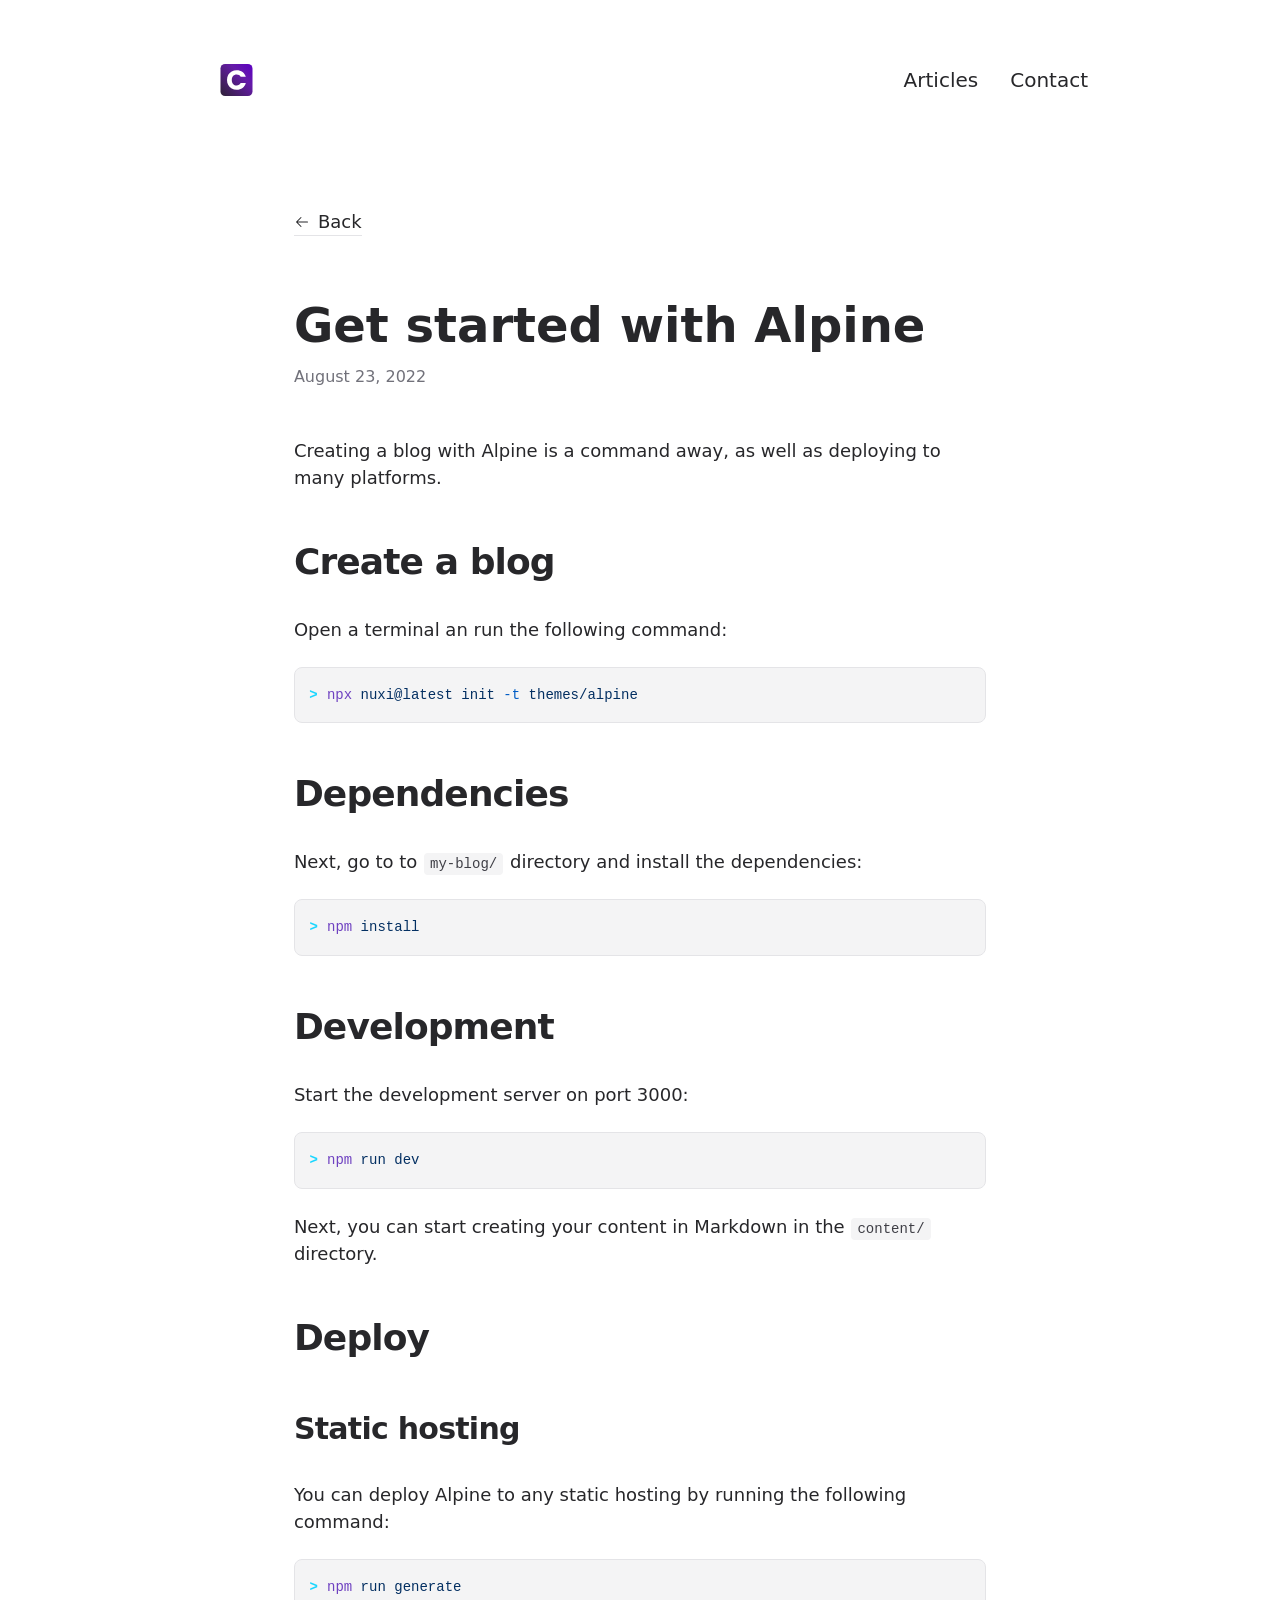
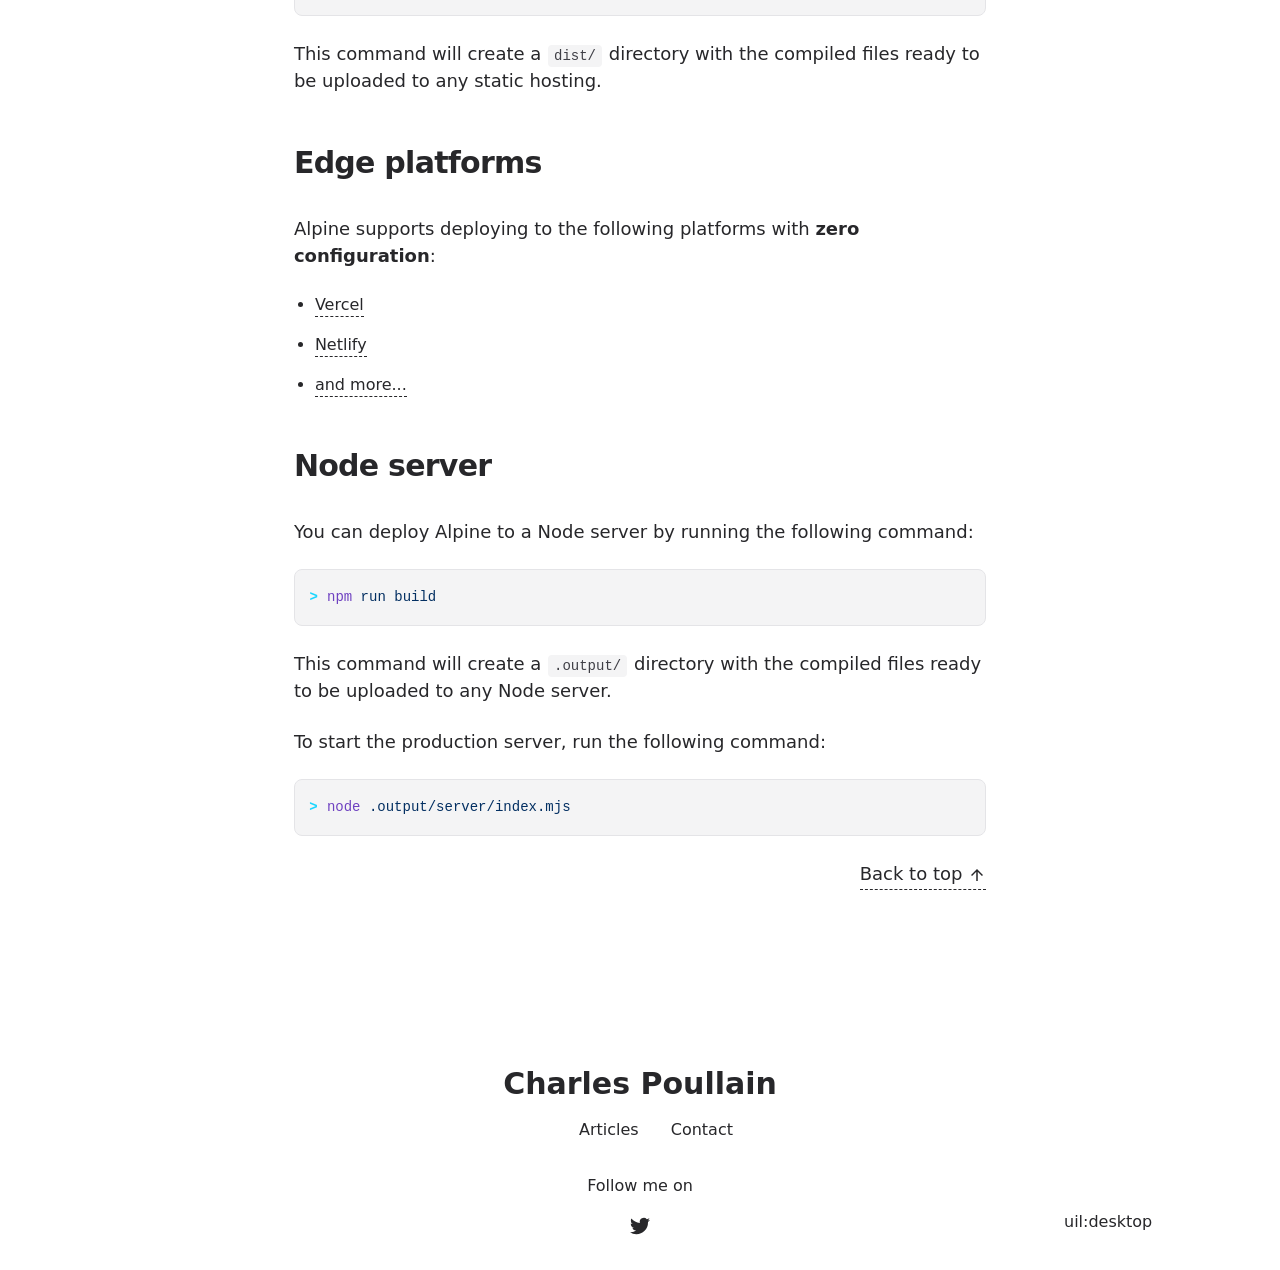
<file: articles/get-started/index.html>
<!DOCTYPE html><html  lang="en"><head><meta charset="utf-8">
<meta name="viewport" content="width=device-width, initial-scale=1">
<title>Get started with Alpine</title>
<meta name="twitter:card" content="summary_large_image">
<meta property="og:image:width" content="400">
<meta property="og:image:height" content="300">
<meta property="og:image:alt" content="An image showcasing my project.">
<meta property="og:title" content="Get started with Alpine">
<meta name="description" content="Creating a blog with Alpine is a command away, as well as deploying to many platforms.">
<meta property="og:description" content="Creating a blog with Alpine is a command away, as well as deploying to many platforms.">
<meta property="og:image" content="/articles/get-started.webp">
<link rel="preload" as="fetch" crossorigin="anonymous" href="/articles/get-started/_payload.json">
<link rel="stylesheet" href="/_nuxt/entry.Cf_NfQ_y.css">
<link rel="stylesheet" href="/_nuxt/DocumentDrivenNotFound.rp24EwsG.css">
<link rel="stylesheet" href="/_nuxt/article.DDlxgXvj.css">
<link rel="stylesheet" href="/_nuxt/ProseA.D4RtImXF.css">
<link rel="stylesheet" href="/_nuxt/ProseH1.BwPAspty.css">
<link rel="stylesheet" href="/_nuxt/ProseP.Dp1dLVOK.css">
<link rel="stylesheet" href="/_nuxt/ProseH2.CRhFEQGp.css">
<link rel="stylesheet" href="/_nuxt/ProsePre.CchFRBtv.css">
<link rel="stylesheet" href="/_nuxt/ProseCode.f3kEnX8-.css">
<link rel="stylesheet" href="/_nuxt/ProseCodeInline.DPyaAaT7.css">
<link rel="stylesheet" href="/_nuxt/ProseH3.DTw07Zol.css">
<link rel="stylesheet" href="/_nuxt/ProseStrong.DTDU1-Ss.css">
<link rel="stylesheet" href="/_nuxt/ProseUl.DHJO0aAw.css">
<link rel="stylesheet" href="/_nuxt/ProseLi.BBHBJ5vz.css">
<link rel="modulepreload" as="script" crossorigin href="/_nuxt/CAMGwU_J.js">
<link rel="modulepreload" as="script" crossorigin href="/_nuxt/jXcX-2-a.js">
<link rel="modulepreload" as="script" crossorigin href="/_nuxt/CnSJeE1j.js">
<link rel="modulepreload" as="script" crossorigin href="/_nuxt/3sIXZnc_.js">
<link rel="modulepreload" as="script" crossorigin href="/_nuxt/DDpg--Sw.js">
<link rel="modulepreload" as="script" crossorigin href="/_nuxt/BcFztZD_.js">
<link rel="modulepreload" as="script" crossorigin href="/_nuxt/CDX4LtUK.js">
<link rel="modulepreload" as="script" crossorigin href="/_nuxt/B0JIAukR.js">
<link rel="modulepreload" as="script" crossorigin href="/_nuxt/BTtt0R2O.js">
<link rel="modulepreload" as="script" crossorigin href="/_nuxt/BcWussCh.js">
<link rel="modulepreload" as="script" crossorigin href="/_nuxt/CcoOUP5x.js">
<link rel="modulepreload" as="script" crossorigin href="/_nuxt/DB1jLbn4.js">
<link rel="modulepreload" as="script" crossorigin href="/_nuxt/D9wAa_LD.js">
<link rel="modulepreload" as="script" crossorigin href="/_nuxt/BVKkQCfh.js">
<link rel="modulepreload" as="script" crossorigin href="/_nuxt/Blzg1iYJ.js">
<link rel="modulepreload" as="script" crossorigin href="/_nuxt/DCyCYngr.js">
<link rel="modulepreload" as="script" crossorigin href="/_nuxt/DNUryXxq.js">
<link rel="modulepreload" as="script" crossorigin href="/_nuxt/Dj2GBlOO.js">
<link rel="modulepreload" as="script" crossorigin href="/_nuxt/Det1Mkxw.js">
<link rel="modulepreload" as="script" crossorigin href="/_nuxt/59sDV9Jl.js">
<link rel="modulepreload" as="script" crossorigin href="/_nuxt/Dicbg2su.js">
<link rel="prefetch" as="script" crossorigin href="/_nuxt/BiGnFL3H.js">
<link rel="prefetch" as="script" crossorigin href="/_nuxt/CGOqFoQv.js">
<link rel="prefetch" as="script" crossorigin href="/_nuxt/I08NBmEu.js">
<link rel="prefetch" as="style" href="/_nuxt/useStudio.DzA-IoZ4.css">
<link rel="prefetch" as="script" crossorigin href="/_nuxt/C799SneU.js">
<link rel="prefetch" as="style" href="/_nuxt/error-404.D2gJf3ut.css">
<link rel="prefetch" as="script" crossorigin href="/_nuxt/Bg-FLVce.js">
<link rel="prefetch" as="style" href="/_nuxt/error-500.DdUW5Esy.css">
<link rel="prefetch" as="script" crossorigin href="/_nuxt/CoQHy5Qu.js">
<script type="module" src="/_nuxt/CAMGwU_J.js" crossorigin></script><style id="pinceau-runtime-hydratable">@media{.phy[--]{--puid:d9slef-v;}.pv-SlJtvx{max-width:var(--elements-container-maxWidth);padding-left:var(--elements-container-padding-mobile);padding-right:var(--elements-container-padding-mobile);}@media (min-width: 475px){.pv-SlJtvx{padding-left:var(--elements-container-padding-xs);padding-right:var(--elements-container-padding-xs);}}@media (min-width: 640px){.pv-SlJtvx{padding-left:var(--elements-container-padding-sm);padding-right:var(--elements-container-padding-sm);}}@media (min-width: 768px){.pv-SlJtvx{padding-left:var(--elements-container-padding-md);padding-right:var(--elements-container-padding-md);}}} </style><style id="pinceau-theme">@media { :root {--pinceau-mq: initial; --alpine-readableLine: 68ch;--alpine-backdrop-backgroundColor: #f4f4f5b3;--prose-code-inline-padding: 0.2rem 0.375rem 0.2rem 0.375rem;--prose-code-block-backdropFilter: contrast(1);--prose-code-block-border-style: solid;--prose-code-block-border-width: 1px;--prose-tbody-tr-borderBottom-style: dashed;--prose-tbody-tr-borderBottom-width: 1px;--prose-th-textAlign: inherit;--prose-thead-borderBottom-style: solid;--prose-thead-borderBottom-width: 1px;--prose-thead-border-style: solid;--prose-thead-border-width: 0px;--prose-table-textAlign: start;--prose-hr-width: 1px;--prose-hr-style: solid;--prose-li-listStylePosition: outside;--prose-ol-li-markerColor: currentColor;--prose-ol-paddingInlineStart: 21px;--prose-ol-listStyleType: decimal;--prose-ul-li-markerColor: currentColor;--prose-ul-paddingInlineStart: 21px;--prose-ul-listStyleType: disc;--prose-blockquote-border-style: solid;--prose-blockquote-border-width: 4px;--prose-blockquote-quotes: '201C' '201D' '2018' '2019';--prose-blockquote-paddingInlineStart: 24px;--prose-a-code-color-hover: currentColor;--prose-a-code-color-static: currentColor;--prose-a-hasCode-borderBottom: none;--prose-a-border-distance: 2px;--prose-a-border-color-hover: currentColor;--prose-a-border-color-static: currentColor;--prose-a-border-style-hover: solid;--prose-a-border-style-static: dashed;--prose-a-border-width: 1px;--prose-a-color-static: inherit;--prose-a-textDecoration: none;--prose-h6-margin: 3rem 0 2rem;--prose-h5-margin: 3rem 0 2rem;--prose-h4-margin: 3rem 0 2rem;--prose-h3-margin: 3rem 0 2rem;--prose-h2-margin: 3rem 0 2rem;--prose-h1-margin: 0 0 2rem;--prose-p-fontSize: 18px;--typography-lead-loose: 2;--typography-lead-relaxed: 1.625;--typography-lead-normal: 1.5;--typography-lead-snug: 1.375;--typography-lead-tight: 1.25;--typography-lead-none: 1;--typography-lead-10: 2.5rem;--typography-lead-9: 2.25rem;--typography-lead-8: 2rem;--typography-lead-7: 1.75rem;--typography-lead-6: 1.5rem;--typography-lead-5: 1.25rem;--typography-lead-4: 1rem;--typography-lead-3: .75rem;--typography-lead-2: .5rem;--typography-lead-1: .025rem;--typography-fontWeight-black: 900;--typography-fontWeight-extrabold: 800;--typography-fontWeight-bold: 700;--typography-fontWeight-semibold: 600;--typography-fontWeight-medium: 500;--typography-fontWeight-normal: 400;--typography-fontWeight-light: 300;--typography-fontWeight-extralight: 200;--typography-fontWeight-thin: 100;--typography-fontSize-9xl: 128px;--typography-fontSize-8xl: 96px;--typography-fontSize-7xl: 72px;--typography-fontSize-6xl: 60px;--typography-fontSize-5xl: 48px;--typography-fontSize-4xl: 36px;--typography-fontSize-3xl: 30px;--typography-fontSize-2xl: 24px;--typography-fontSize-xl: 20px;--typography-fontSize-lg: 18px;--typography-fontSize-base: 16px;--typography-fontSize-sm: 14px;--typography-fontSize-xs: 12px;--typography-letterSpacing-wide: 0.025em;--typography-letterSpacing-tight: -0.025em;--typography-verticalMargin-base: 24px;--typography-verticalMargin-sm: 16px;--elements-border-secondary-hover: [object Object];--elements-backdrop-background: #fffc;--elements-backdrop-filter: saturate(200%) blur(20px);--elements-container-maxWidth: 64rem;--lead-loose: 2;--lead-relaxed: 1.625;--lead-normal: 1.5;--lead-snug: 1.375;--lead-tight: 1.25;--lead-none: 1;--lead-10: 2.5rem;--lead-9: 2.25rem;--lead-8: 2rem;--lead-7: 1.75rem;--lead-6: 1.5rem;--lead-5: 1.25rem;--lead-4: 1rem;--lead-3: .75rem;--lead-2: .5rem;--lead-1: .025rem;--letterSpacing-widest: 0.1em;--letterSpacing-wider: 0.05em;--letterSpacing-wide: 0.025em;--letterSpacing-normal: 0em;--letterSpacing-tight: -0.025em;--letterSpacing-tighter: -0.05em;--fontSize-9xl: 8rem;--fontSize-8xl: 6rem;--fontSize-7xl: 4.5rem;--fontSize-6xl: 3.75rem;--fontSize-5xl: 3rem;--fontSize-4xl: 2.25rem;--fontSize-3xl: 1.875rem;--fontSize-2xl: 1.5rem;--fontSize-xl: 1.25rem;--fontSize-lg: 1.125rem;--fontSize-base: 1rem;--fontSize-sm: 0.875rem;--fontSize-xs: 0.75rem;--fontWeight-black: 900;--fontWeight-extrabold: 800;--fontWeight-bold: 700;--fontWeight-semibold: 600;--fontWeight-medium: 500;--fontWeight-normal: 400;--fontWeight-light: 300;--fontWeight-extralight: 200;--fontWeight-thin: 100;--font-mono: ui-monospace, SFMono-Regular, Menlo, Monaco, Consolas, Liberation Mono, Courier New, monospace;--font-serif: ui-serif, Georgia, Cambria, Times New Roman, Times, serif;--font-sans: ui-sans-serif, system-ui, -apple-system, BlinkMacSystemFont, Segoe UI, Roboto, Helvetica Neue, Arial, Noto Sans, sans-serif, Apple Color Emoji, Segoe UI Emoji, Segoe UI Symbol, Noto Color Emoji;--opacity-total: 1;--opacity-high: 0.8;--opacity-medium: 0.5;--opacity-soft: 0.3;--opacity-light: 0.15;--opacity-bright: 0.1;--opacity-noOpacity: 0;--borderWidth-lg: 3px;--borderWidth-md: 2px;--borderWidth-sm: 1px;--borderWidth-noBorder: 0;--space-rem-875: 0.875rem;--space-rem-625: 0.625rem;--space-rem-375: 0.375rem;--space-rem-125: 0.125rem;--space-px: 1px;--space-128: 32rem;--space-96: 24rem;--space-80: 20rem;--space-72: 18rem;--space-64: 16rem;--space-60: 15rem;--space-56: 14rem;--space-52: 13rem;--space-48: 12rem;--space-44: 11rem;--space-40: 10rem;--space-36: 9rem;--space-32: 8rem;--space-28: 7rem;--space-24: 6rem;--space-20: 5rem;--space-16: 4rem;--space-14: 3.5rem;--space-12: 3rem;--space-11: 2.75rem;--space-10: 2.5rem;--space-9: 2.25rem;--space-8: 2rem;--space-7: 1.75rem;--space-6: 1.5rem;--space-5: 1.25rem;--space-4: 1rem;--space-3: 0.75rem;--space-2: 0.5rem;--space-1: 0.25rem;--space-0: 0px;--size-full: 100%;--size-7xl: 80rem;--size-6xl: 72rem;--size-5xl: 64rem;--size-4xl: 56rem;--size-3xl: 48rem;--size-2xl: 42rem;--size-xl: 36rem;--size-lg: 32rem;--size-md: 28rem;--size-sm: 24rem;--size-xs: 20rem;--size-200: 200px;--size-104: 104px;--size-80: 80px;--size-64: 64px;--size-56: 56px;--size-48: 48px;--size-40: 40px;--size-32: 32px;--size-24: 24px;--size-20: 20px;--size-16: 16px;--size-12: 12px;--size-8: 8px;--size-6: 6px;--size-4: 4px;--size-2: 2px;--size-0: 0px;--radii-full: 9999px;--radii-3xl: 1.75rem;--radii-2xl: 1.5rem;--radii-xl: 1rem;--radii-lg: 0.75rem;--radii-md: 0.5rem;--radii-sm: 0.375rem;--radii-xs: 0.25rem;--radii-2xs: 0.125rem;--radii-none: 0px;--shadow-none: 0px 0px 0px 0px transparent;--shadow-lg: 0px 10px 15px -3px #000000, 0px 4px 6px -4px #000000;--shadow-md: 0px 4px 6px -1px #000000, 0px 2px 4px -2px #000000;--shadow-sm: 0px 1px 3px 0px #000000, 0px 1px 2px -1px #000000;--shadow-xs: 0px 1px 2px 0px #000000;--height-screen: 100vh;--width-screen: 100vw;--color-primary-900: #002e38;--color-primary-800: #005c70;--color-primary-700: #008aa9;--color-primary-600: #00b9e1;--color-primary-500: #1ad6ff;--color-primary-400: #40ddff;--color-primary-300: #66e4ff;--color-primary-200: #8deaff;--color-primary-100: #b3f1ff;--color-primary-50: #d9f8ff;--color-ruby-900: #380011;--color-ruby-800: #700021;--color-ruby-700: #a90032;--color-ruby-600: #e10043;--color-ruby-500: #ff1a5e;--color-ruby-400: #ff4079;--color-ruby-300: #ff6694;--color-ruby-200: #ff8dae;--color-ruby-100: #ffb3c9;--color-ruby-50: #ffd9e4;--color-pink-900: #380025;--color-pink-800: #70004b;--color-pink-700: #a90070;--color-pink-600: #e10095;--color-pink-500: #ff1ab2;--color-pink-400: #ff40bf;--color-pink-300: #ff66cc;--color-pink-200: #ff8dd8;--color-pink-100: #ffb3e5;--color-pink-50: #ffd9f2;--color-purple-900: #190038;--color-purple-800: #330070;--color-purple-700: #4c00a9;--color-purple-600: #6500e1;--color-purple-500: #811aff;--color-purple-400: #9640ff;--color-purple-300: #ab66ff;--color-purple-200: #c08dff;--color-purple-100: #d5b3ff;--color-purple-50: #ead9ff;--color-royalblue-900: #0b0531;--color-royalblue-800: #160a62;--color-royalblue-700: #211093;--color-royalblue-600: #2c15c4;--color-royalblue-500: #4127e8;--color-royalblue-400: #614bec;--color-royalblue-300: #806ff0;--color-royalblue-200: #a093f3;--color-royalblue-100: #c0b7f7;--color-royalblue-50: #dfdbfb;--color-indigoblue-900: #001238;--color-indigoblue-800: #002370;--color-indigoblue-700: #0035a9;--color-indigoblue-600: #0047e1;--color-indigoblue-500: #1a62ff;--color-indigoblue-400: #407cff;--color-indigoblue-300: #6696ff;--color-indigoblue-200: #8db0ff;--color-indigoblue-100: #b3cbff;--color-indigoblue-50: #d9e5ff;--color-blue-900: #002438;--color-blue-800: #004870;--color-blue-700: #006ca9;--color-blue-600: #0090e1;--color-blue-500: #1aadff;--color-blue-400: #40bbff;--color-blue-300: #66c8ff;--color-blue-200: #8dd6ff;--color-blue-100: #b3e4ff;--color-blue-50: #d9f1ff;--color-lightblue-900: #002e38;--color-lightblue-800: #005c70;--color-lightblue-700: #008aa9;--color-lightblue-600: #00b9e1;--color-lightblue-500: #1ad6ff;--color-lightblue-400: #40ddff;--color-lightblue-300: #66e4ff;--color-lightblue-200: #8deaff;--color-lightblue-100: #b3f1ff;--color-lightblue-50: #d9f8ff;--color-teal-900: #062a28;--color-teal-800: #0b544f;--color-teal-700: #117d77;--color-teal-600: #16a79e;--color-teal-500: #1cd1c6;--color-teal-400: #36e4da;--color-teal-300: #5fe9e1;--color-teal-200: #87efe9;--color-teal-100: #aff4f0;--color-teal-50: #d7faf8;--color-pear-900: #2a2b09;--color-pear-800: #545512;--color-pear-700: #7e801b;--color-pear-600: #a8aa24;--color-pear-500: #d0d32f;--color-pear-400: #d8da52;--color-pear-300: #e0e274;--color-pear-200: #e8e997;--color-pear-100: #eff0ba;--color-pear-50: #f7f8dc;--color-red-900: #380300;--color-red-800: #700700;--color-red-700: #a90a00;--color-red-600: #e10e00;--color-red-500: #ff281a;--color-red-400: #ff4c40;--color-red-300: #ff7066;--color-red-200: #ff948d;--color-red-100: #ffb7b3;--color-red-50: #ffdbd9;--color-orange-900: #381800;--color-orange-800: #702f00;--color-orange-700: #a94700;--color-orange-600: #e15e00;--color-orange-500: #ff7a1a;--color-orange-400: #ff9040;--color-orange-300: #ffa666;--color-orange-200: #ffbd8d;--color-orange-100: #ffd3b3;--color-orange-50: #ffe9d9;--color-yellow-900: #362b03;--color-yellow-800: #6d5605;--color-yellow-700: #a38108;--color-yellow-600: #daac0a;--color-yellow-500: #f5c828;--color-yellow-400: #f7d14c;--color-yellow-300: #f8da70;--color-yellow-200: #fae393;--color-yellow-100: #fcedb7;--color-yellow-50: #fdf6db;--color-green-900: #003f25;--color-green-800: #005e38;--color-green-700: #007e4a;--color-green-600: #009d5d;--color-green-500: #00bd6f;--color-green-400: #00dc82;--color-green-300: #30ffaa;--color-green-200: #83ffcc;--color-green-100: #acffdd;--color-green-50: #d6ffee;--color-gray-900: #18181B;--color-gray-800: #27272A;--color-gray-700: #3f3f46;--color-gray-600: #52525B;--color-gray-500: #71717A;--color-gray-400: #a1a1aa;--color-gray-300: #D4d4d8;--color-gray-200: #e4e4e7;--color-gray-100: #f4f4f5;--color-gray-50: #fafafa;--color-black: #0c0c0d;--color-white: #FFFFFF;--media-portrait: only screen and (orientation: portrait);--media-landscape: only screen and (orientation: landscape);--media-rm: (prefers-reduced-motion: reduce);--media-2xl: (min-width: 1536px);--media-xl: (min-width: 1280px);--media-lg: (min-width: 1024px);--media-md: (min-width: 768px);--media-sm: (min-width: 640px);--media-xs: (min-width: 475px);--alpine-body-color: var(--color-gray-800);--alpine-body-backgroundColor: var(--color-white);--prose-code-inline-fontWeight: var(--typography-fontWeight-normal);--prose-code-inline-fontSize: var(--typography-fontSize-sm);--prose-code-inline-borderRadius: var(--radii-xs);--prose-code-block-pre-padding: var(--typography-verticalMargin-sm);--prose-code-block-margin: var(--typography-verticalMargin-base) 0;--prose-code-block-fontSize: var(--typography-fontSize-sm);--prose-tbody-code-inline-fontSize: var(--typography-fontSize-sm);--prose-tbody-td-padding: var(--typography-verticalMargin-sm);--prose-th-fontWeight: var(--typography-fontWeight-semibold);--prose-th-padding: 0 var(--typography-verticalMargin-sm) var(--typography-verticalMargin-sm) var(--typography-verticalMargin-sm);--prose-table-lineHeight: var(--typography-lead-6);--prose-table-fontSize: var(--typography-fontSize-sm);--prose-table-margin: var(--typography-verticalMargin-base) 0;--prose-hr-margin: var(--typography-verticalMargin-base) 0;--prose-li-margin: var(--typography-verticalMargin-sm) 0;--prose-ol-margin: var(--typography-verticalMargin-base) 0;--prose-ul-margin: var(--typography-verticalMargin-base) 0;--prose-blockquote-margin: var(--typography-verticalMargin-base) 0;--prose-a-code-border-style: var(--prose-a-border-style-static);--prose-a-code-border-width: var(--prose-a-border-width);--prose-a-fontWeight: var(--typography-fontWeight-medium);--prose-img-margin: var(--typography-verticalMargin-base) 0;--prose-strong-fontWeight: var(--typography-fontWeight-semibold);--prose-h6-iconSize: var(--typography-fontSize-base);--prose-h6-fontWeight: var(--typography-fontWeight-semibold);--prose-h6-lineHeight: var(--typography-lead-normal);--prose-h6-fontSize: var(--typography-fontSize-lg);--prose-h5-iconSize: var(--typography-fontSize-lg);--prose-h5-fontWeight: var(--typography-fontWeight-semibold);--prose-h5-lineHeight: var(--typography-lead-snug);--prose-h5-fontSize: var(--typography-fontSize-xl);--prose-h4-iconSize: var(--typography-fontSize-lg);--prose-h4-letterSpacing: var(--typography-letterSpacing-tight);--prose-h4-fontWeight: var(--typography-fontWeight-semibold);--prose-h4-lineHeight: var(--typography-lead-snug);--prose-h4-fontSize: var(--typography-fontSize-2xl);--prose-h3-iconSize: var(--typography-fontSize-xl);--prose-h3-letterSpacing: var(--typography-letterSpacing-tight);--prose-h3-fontWeight: var(--typography-fontWeight-semibold);--prose-h3-lineHeight: var(--typography-lead-snug);--prose-h3-fontSize: var(--typography-fontSize-3xl);--prose-h2-iconSize: var(--typography-fontSize-2xl);--prose-h2-letterSpacing: var(--typography-letterSpacing-tight);--prose-h2-fontWeight: var(--typography-fontWeight-semibold);--prose-h2-lineHeight: var(--typography-lead-tight);--prose-h2-fontSize: var(--typography-fontSize-4xl);--prose-h1-iconSize: var(--typography-fontSize-3xl);--prose-h1-letterSpacing: var(--typography-letterSpacing-tight);--prose-h1-fontWeight: var(--typography-fontWeight-bold);--prose-h1-lineHeight: var(--typography-lead-tight);--prose-h1-fontSize: var(--typography-fontSize-5xl);--prose-p-br-margin: var(--typography-verticalMargin-base) 0 0 0;--prose-p-margin: var(--typography-verticalMargin-base) 0;--prose-p-lineHeight: var(--typography-lead-normal);--typography-color-primary-900: var(--color-primary-900);--typography-color-primary-800: var(--color-primary-800);--typography-color-primary-700: var(--color-primary-700);--typography-color-primary-600: var(--color-primary-600);--typography-color-primary-500: var(--color-primary-500);--typography-color-primary-400: var(--color-primary-400);--typography-color-primary-300: var(--color-primary-300);--typography-color-primary-200: var(--color-primary-200);--typography-color-primary-100: var(--color-primary-100);--typography-color-primary-50: var(--color-primary-50);--typography-font-code: var(--font-mono);--typography-font-body: var(--font-sans);--typography-font-display: var(--font-sans);--typography-body-backgroundColor: var(--color-white);--typography-body-color: var(--color-black);--elements-state-danger-borderColor-secondary: var(--color-red-200);--elements-state-danger-borderColor-primary: var(--color-red-100);--elements-state-danger-backgroundColor-secondary: var(--color-red-100);--elements-state-danger-backgroundColor-primary: var(--color-red-50);--elements-state-danger-color-secondary: var(--color-red-600);--elements-state-danger-color-primary: var(--color-red-500);--elements-state-warning-borderColor-secondary: var(--color-yellow-200);--elements-state-warning-borderColor-primary: var(--color-yellow-100);--elements-state-warning-backgroundColor-secondary: var(--color-yellow-100);--elements-state-warning-backgroundColor-primary: var(--color-yellow-50);--elements-state-warning-color-secondary: var(--color-yellow-700);--elements-state-warning-color-primary: var(--color-yellow-600);--elements-state-success-borderColor-secondary: var(--color-green-200);--elements-state-success-borderColor-primary: var(--color-green-100);--elements-state-success-backgroundColor-secondary: var(--color-green-100);--elements-state-success-backgroundColor-primary: var(--color-green-50);--elements-state-success-color-secondary: var(--color-green-600);--elements-state-success-color-primary: var(--color-green-500);--elements-state-info-borderColor-secondary: var(--color-blue-200);--elements-state-info-borderColor-primary: var(--color-blue-100);--elements-state-info-backgroundColor-secondary: var(--color-blue-100);--elements-state-info-backgroundColor-primary: var(--color-blue-50);--elements-state-info-color-secondary: var(--color-blue-600);--elements-state-info-color-primary: var(--color-blue-500);--elements-state-primary-borderColor-secondary: var(--color-primary-200);--elements-state-primary-borderColor-primary: var(--color-primary-100);--elements-state-primary-backgroundColor-secondary: var(--color-primary-100);--elements-state-primary-backgroundColor-primary: var(--color-primary-50);--elements-state-primary-color-secondary: var(--color-primary-700);--elements-state-primary-color-primary: var(--color-primary-600);--elements-surface-secondary-backgroundColor: var(--color-gray-200);--elements-surface-primary-backgroundColor: var(--color-gray-100);--elements-surface-background-base: var(--color-gray-100);--elements-border-secondary-static: var(--color-gray-200);--elements-border-primary-hover: var(--color-gray-200);--elements-border-primary-static: var(--color-gray-100);--elements-container-padding-md: var(--space-16);--elements-container-padding-sm: var(--space-12);--elements-container-padding-xs: var(--space-8);--elements-container-padding-mobile: var(--space-6);--elements-text-secondary-color-hover: var(--color-gray-700);--elements-text-secondary-color-static: var(--color-gray-500);--elements-text-primary-color-static: var(--color-gray-900);--text-6xl-lineHeight: var(--lead-none);--text-6xl-fontSize: var(--fontSize-6xl);--text-5xl-lineHeight: var(--lead-none);--text-5xl-fontSize: var(--fontSize-5xl);--text-4xl-lineHeight: var(--lead-10);--text-4xl-fontSize: var(--fontSize-4xl);--text-3xl-lineHeight: var(--lead-9);--text-3xl-fontSize: var(--fontSize-3xl);--text-2xl-lineHeight: var(--lead-8);--text-2xl-fontSize: var(--fontSize-2xl);--text-xl-lineHeight: var(--lead-7);--text-xl-fontSize: var(--fontSize-xl);--text-lg-lineHeight: var(--lead-7);--text-lg-fontSize: var(--fontSize-lg);--text-base-lineHeight: var(--lead-6);--text-base-fontSize: var(--fontSize-base);--text-sm-lineHeight: var(--lead-5);--text-sm-fontSize: var(--fontSize-sm);--text-xs-lineHeight: var(--lead-4);--text-xs-fontSize: var(--fontSize-xs);--shadow-2xl: 0px 25px 50px -12px var(--color-gray-900);--shadow-xl: 0px 20px 25px -5px var(--color-gray-400), 0px 8px 10px -6px #000000;--color-secondary-900: var(--color-gray-900);--color-secondary-800: var(--color-gray-800);--color-secondary-700: var(--color-gray-700);--color-secondary-600: var(--color-gray-600);--color-secondary-500: var(--color-gray-500);--color-secondary-400: var(--color-gray-400);--color-secondary-300: var(--color-gray-300);--color-secondary-200: var(--color-gray-200);--color-secondary-100: var(--color-gray-100);--color-secondary-50: var(--color-gray-50);--prose-a-code-background-hover: var(--typography-color-primary-50);--prose-a-code-border-color-hover: var(--typography-color-primary-500);--prose-a-color-hover: var(--typography-color-primary-500);--typography-color-secondary-900: var(--color-secondary-900);--typography-color-secondary-800: var(--color-secondary-800);--typography-color-secondary-700: var(--color-secondary-700);--typography-color-secondary-600: var(--color-secondary-600);--typography-color-secondary-500: var(--color-secondary-500);--typography-color-secondary-400: var(--color-secondary-400);--typography-color-secondary-300: var(--color-secondary-300);--typography-color-secondary-200: var(--color-secondary-200);--typography-color-secondary-100: var(--color-secondary-100);--typography-color-secondary-50: var(--color-secondary-50);--prose-code-inline-backgroundColor: var(--typography-color-secondary-100);--prose-code-inline-color: var(--typography-color-secondary-700);--prose-code-block-backgroundColor: var(--typography-color-secondary-100);--prose-code-block-color: var(--typography-color-secondary-700);--prose-code-block-border-color: var(--typography-color-secondary-200);--prose-tbody-tr-borderBottom-color: var(--typography-color-secondary-200);--prose-th-color: var(--typography-color-secondary-600);--prose-thead-borderBottom-color: var(--typography-color-secondary-200);--prose-thead-border-color: var(--typography-color-secondary-300);--prose-hr-color: var(--typography-color-secondary-200);--prose-blockquote-border-color: var(--typography-color-secondary-200);--prose-blockquote-color: var(--typography-color-secondary-500);--prose-a-code-border-color-static: var(--typography-color-secondary-400); } }@media { :root.dark {--pinceau-mq: dark; --alpine-backdrop-backgroundColor: #18181bb3;--prose-code-block-backdropFilter: contrast(1);--prose-ol-li-markerColor: currentColor;--prose-ul-li-markerColor: currentColor;--prose-a-code-color-hover: currentColor;--prose-a-code-color-static: currentColor;--prose-a-border-color-hover: currentColor;--prose-a-border-color-static: currentColor;--prose-a-color-static: inherit;--elements-backdrop-background: #0c0d0ccc;--alpine-body-color: var(--color-gray-200);--alpine-body-backgroundColor: var(--color-black);--typography-body-backgroundColor: var(--color-black);--typography-body-color: var(--color-white);--elements-state-danger-borderColor-secondary: var(--color-red-700);--elements-state-danger-borderColor-primary: var(--color-red-800);--elements-state-danger-backgroundColor-secondary: var(--color-red-800);--elements-state-danger-backgroundColor-primary: var(--color-red-900);--elements-state-danger-color-secondary: var(--color-red-200);--elements-state-danger-color-primary: var(--color-red-300);--elements-state-warning-borderColor-secondary: var(--color-yellow-700);--elements-state-warning-borderColor-primary: var(--color-yellow-800);--elements-state-warning-backgroundColor-secondary: var(--color-yellow-800);--elements-state-warning-backgroundColor-primary: var(--color-yellow-900);--elements-state-warning-color-secondary: var(--color-yellow-200);--elements-state-warning-color-primary: var(--color-yellow-400);--elements-state-success-borderColor-secondary: var(--color-green-700);--elements-state-success-borderColor-primary: var(--color-green-800);--elements-state-success-backgroundColor-secondary: var(--color-green-800);--elements-state-success-backgroundColor-primary: var(--color-green-900);--elements-state-success-color-secondary: var(--color-green-200);--elements-state-success-color-primary: var(--color-green-400);--elements-state-info-borderColor-secondary: var(--color-blue-700);--elements-state-info-borderColor-primary: var(--color-blue-800);--elements-state-info-backgroundColor-secondary: var(--color-blue-800);--elements-state-info-backgroundColor-primary: var(--color-blue-900);--elements-state-info-color-secondary: var(--color-blue-200);--elements-state-info-color-primary: var(--color-blue-400);--elements-state-primary-borderColor-secondary: var(--color-primary-700);--elements-state-primary-borderColor-primary: var(--color-primary-800);--elements-state-primary-backgroundColor-secondary: var(--color-primary-800);--elements-state-primary-backgroundColor-primary: var(--color-primary-900);--elements-state-primary-color-secondary: var(--color-primary-200);--elements-state-primary-color-primary: var(--color-primary-400);--elements-surface-secondary-backgroundColor: var(--color-gray-800);--elements-surface-primary-backgroundColor: var(--color-gray-900);--elements-surface-background-base: var(--color-gray-900);--elements-border-secondary-static: var(--color-gray-800);--elements-border-primary-hover: var(--color-gray-800);--elements-border-primary-static: var(--color-gray-900);--elements-text-secondary-color-hover: var(--color-gray-200);--elements-text-secondary-color-static: var(--color-gray-400);--elements-text-primary-color-static: var(--color-gray-50);--prose-a-code-background-hover: var(--typography-color-primary-900);--prose-a-code-border-color-hover: var(--typography-color-primary-600);--prose-a-color-hover: var(--typography-color-primary-400);--prose-code-inline-backgroundColor: var(--typography-color-secondary-800);--prose-code-inline-color: var(--typography-color-secondary-200);--prose-code-block-backgroundColor: var(--typography-color-secondary-900);--prose-code-block-color: var(--typography-color-secondary-200);--prose-code-block-border-color: var(--typography-color-secondary-800);--prose-tbody-tr-borderBottom-color: var(--typography-color-secondary-800);--prose-th-color: var(--typography-color-secondary-400);--prose-thead-borderBottom-color: var(--typography-color-secondary-800);--prose-thead-border-color: var(--typography-color-secondary-600);--prose-hr-color: var(--typography-color-secondary-800);--prose-blockquote-border-color: var(--typography-color-secondary-700);--prose-blockquote-color: var(--typography-color-secondary-400);--prose-a-code-border-color-static: var(--typography-color-secondary-600); } }</style><script>"use strict";(()=>{const a=window,e=document.documentElement,c=window.localStorage,d=["dark","light"],n=c&&c.getItem&&c.getItem("nuxt-color-mode")||"system";let l=n==="system"?f():n;const i=e.getAttribute("data-color-mode-forced");i&&(l=i),r(l),a["__NUXT_COLOR_MODE__"]={preference:n,value:l,getColorScheme:f,addColorScheme:r,removeColorScheme:u};function r(o){const t=""+o+"",s="";e.classList?e.classList.add(t):e.className+=" "+t,s&&e.setAttribute("data-"+s,o)}function u(o){const t=""+o+"",s="";e.classList?e.classList.remove(t):e.className=e.className.replace(new RegExp(t,"g"),""),s&&e.removeAttribute("data-"+s)}function m(o){return a.matchMedia("(prefers-color-scheme"+o+")")}function f(){if(a.matchMedia&&m("").media!=="not all"){for(const o of d)if(m(":"+o).matches)return o}return"light"}})();
</script></head><body><div id="__nuxt"><div class="container pv-SlJtvx pc-d9slef app-layout" data-v-92754a60 data-v-aa14d472><!--[--><div class="nuxt-progress" style="width:0%;height:3px;opacity:0;background-size:Infinity% auto;" data-v-92754a60></div><header class="left" data-v-92754a60 data-v-d0bc1945><div class="menu" data-v-d0bc1945><button aria-label="Navigation Menu" data-v-d0bc1945><svg width="24" height="24" viewBox="0 0 68 68" fill="currentColor" xmlns="http://www.w3.org/2000/svg" data-v-d0bc1945><path d="M8 34C8 32.1362 8 31.2044 8.30448 30.4693C8.71046 29.4892 9.48915 28.7105 10.4693 28.3045C11.2044 28 12.1362 28 14 28C15.8638 28 16.7956 28 17.5307 28.3045C18.5108 28.7105 19.2895 29.4892 19.6955 30.4693C20 31.2044 20 32.1362 20 34C20 35.8638 20 36.7956 19.6955 37.5307C19.2895 38.5108 18.5108 39.2895 17.5307 39.6955C16.7956 40 15.8638 40 14 40C12.1362 40 11.2044 40 10.4693 39.6955C9.48915 39.2895 8.71046 38.5108 8.30448 37.5307C8 36.7956 8 35.8638 8 34Z" data-v-d0bc1945></path><path d="M28 34C28 32.1362 28 31.2044 28.3045 30.4693C28.7105 29.4892 29.4892 28.7105 30.4693 28.3045C31.2044 28 32.1362 28 34 28C35.8638 28 36.7956 28 37.5307 28.3045C38.5108 28.7105 39.2895 29.4892 39.6955 30.4693C40 31.2044 40 32.1362 40 34C40 35.8638 40 36.7956 39.6955 37.5307C39.2895 38.5108 38.5108 39.2895 37.5307 39.6955C36.7956 40 35.8638 40 34 40C32.1362 40 31.2044 40 30.4693 39.6955C29.4892 39.2895 28.7105 38.5108 28.3045 37.5307C28 36.7956 28 35.8638 28 34Z" data-v-d0bc1945></path><path d="M48 34C48 32.1362 48 31.2044 48.3045 30.4693C48.7105 29.4892 49.4892 28.7105 50.4693 28.3045C51.2044 28 52.1362 28 54 28C55.8638 28 56.7956 28 57.5307 28.3045C58.5108 28.7105 59.2895 29.4892 59.6955 30.4693C60 31.2044 60 32.1362 60 34C60 35.8638 60 36.7956 59.6955 37.5307C59.2895 38.5108 58.5108 39.2895 57.5307 39.6955C56.7956 40 55.8638 40 54 40C52.1362 40 51.2044 40 50.4693 39.6955C49.4892 39.2895 48.7105 38.5108 48.3045 37.5307C48 36.7956 48 35.8638 48 34Z" data-v-d0bc1945></path></svg></button></div><div class="overlay" data-v-d0bc1945><nav data-v-d0bc1945 data-v-123d1faa><ul data-v-123d1faa><!--[--><li data-v-123d1faa><a href="/" class="" data-v-123d1faa><span class="underline-fx" data-v-123d1faa></span> </a></li><li data-v-123d1faa><a href="/articles" class="" data-v-123d1faa><span class="underline-fx" data-v-123d1faa></span> Articles</a></li><li data-v-123d1faa><a href="/contact" class="" data-v-123d1faa><span class="underline-fx" data-v-123d1faa></span> Contact</a></li><!--]--></ul></nav></div><div class="logo" data-v-d0bc1945><a href="/" class="" data-v-d0bc1945><img src="/logo.me.svg" class="dark-img" alt="Charles" width="89" height="31" data-v-d0bc1945><img src="/logo.me.svg" class="light-img" alt="Charles" width="89" height="31" data-v-d0bc1945></a></div><div class="main-nav" data-v-d0bc1945><nav data-v-d0bc1945 data-v-123d1faa><ul data-v-123d1faa><!--[--><li data-v-123d1faa><a href="/" class="" data-v-123d1faa><span class="underline-fx" data-v-123d1faa></span> </a></li><li data-v-123d1faa><a href="/articles" class="" data-v-123d1faa><span class="underline-fx" data-v-123d1faa></span> Articles</a></li><li data-v-123d1faa><a href="/contact" class="" data-v-123d1faa><span class="underline-fx" data-v-123d1faa></span> Contact</a></li><!--]--></ul></nav></div></header><!--[--><div class="document-driven-page"><article data-v-aedb0a41><a href="/articles" class="back" data-v-aedb0a41><svg xmlns="http://www.w3.org/2000/svg" xmlns:xlink="http://www.w3.org/1999/xlink" aria-hidden="true" role="img" class="icon" data-v-aedb0a41 style="" width="1em" height="1em" viewBox="0 0 256 256" data-v-bcfe47ef><path fill="currentColor" d="M224 128a8 8 0 0 1-8 8H59.31l58.35 58.34a8 8 0 0 1-11.32 11.32l-72-72a8 8 0 0 1 0-11.32l72-72a8 8 0 0 1 11.32 11.32L59.31 120H216a8 8 0 0 1 8 8"/></svg><span data-v-aedb0a41> Back </span></a><header data-v-aedb0a41><h1 class="title" data-v-aedb0a41>Get started with Alpine</h1><time datetime="2022-08-23T00:00:00.000Z" data-v-aedb0a41>August 23, 2022</time></header><div class="prose" data-v-aedb0a41><!--[--><div><h1 id="get-started-with-alpine" data-v-b4b13d7a><a aria-current="page" href="/articles/get-started#get-started-with-alpine" class="router-link-active router-link-exact-active" data-v-b4b13d7a><!--[-->Get started with Alpine<!--]--><!----></a></h1><p data-v-e44be016><!--[-->Creating a blog with Alpine is a command away, as well as deploying to many platforms.<!--]--></p><h2 id="create-a-blog" data-v-a8571506><a aria-current="page" href="/articles/get-started#create-a-blog" class="router-link-active router-link-exact-active" data-v-a8571506><!--[-->Create a blog<!--]--><!----></a></h2><p data-v-e44be016><!--[-->Open a terminal an run the following command:<!--]--></p><div class="highlight-bash prose-code" meta data-v-98a4a347><!----><!--[--><pre class="language-bash shiki shiki-themes github-light github-dark" style=""><!--[--><code><span class="line" line="1"><span style="--shiki-default:#6F42C1;--shiki-dark:#B392F0">npx</span><span style="--shiki-default:#032F62;--shiki-dark:#9ECBFF"> nuxi@latest</span><span style="--shiki-default:#032F62;--shiki-dark:#9ECBFF"> init</span><span style="--shiki-default:#005CC5;--shiki-dark:#79B8FF"> -t</span><span style="--shiki-default:#032F62;--shiki-dark:#9ECBFF"> themes/alpine
</span></span></code><!--]--></pre><!--]--><button class="copy-button" data-v-98a4a347 data-v-bb39563a><span class="sr-only" data-v-bb39563a>Copy to clipboard</span><span class="icon-wrapper" data-v-bb39563a><svg xmlns="http://www.w3.org/2000/svg" xmlns:xlink="http://www.w3.org/1999/xlink" aria-hidden="true" role="img" class="icon" data-v-bb39563a style="" width="18px" height="18px" viewBox="0 0 256 256" data-v-bcfe47ef><path fill="currentColor" d="M216 32H88a8 8 0 0 0-8 8v40H40a8 8 0 0 0-8 8v128a8 8 0 0 0 8 8h128a8 8 0 0 0 8-8v-40h40a8 8 0 0 0 8-8V40a8 8 0 0 0-8-8m-56 176H48V96h112Zm48-48h-32V88a8 8 0 0 0-8-8H96V48h112Z"/></svg></span></button></div><h2 id="dependencies" data-v-a8571506><a aria-current="page" href="/articles/get-started#dependencies" class="router-link-active router-link-exact-active" data-v-a8571506><!--[-->Dependencies<!--]--><!----></a></h2><p data-v-e44be016><!--[-->Next, go to to <code class="" data-v-279f538f><!--[-->my-blog/<!--]--></code> directory and install the dependencies:<!--]--></p><div class="highlight-bash prose-code" meta data-v-98a4a347><!----><!--[--><pre class="language-bash shiki shiki-themes github-light github-dark" style=""><!--[--><code><span class="line" line="1"><span style="--shiki-default:#6F42C1;--shiki-dark:#B392F0">npm</span><span style="--shiki-default:#032F62;--shiki-dark:#9ECBFF"> install
</span></span></code><!--]--></pre><!--]--><button class="copy-button" data-v-98a4a347 data-v-bb39563a><span class="sr-only" data-v-bb39563a>Copy to clipboard</span><span class="icon-wrapper" data-v-bb39563a><svg xmlns="http://www.w3.org/2000/svg" xmlns:xlink="http://www.w3.org/1999/xlink" aria-hidden="true" role="img" class="icon" data-v-bb39563a style="" width="18px" height="18px" viewBox="0 0 256 256" data-v-bcfe47ef><path fill="currentColor" d="M216 32H88a8 8 0 0 0-8 8v40H40a8 8 0 0 0-8 8v128a8 8 0 0 0 8 8h128a8 8 0 0 0 8-8v-40h40a8 8 0 0 0 8-8V40a8 8 0 0 0-8-8m-56 176H48V96h112Zm48-48h-32V88a8 8 0 0 0-8-8H96V48h112Z"/></svg></span></button></div><h2 id="development" data-v-a8571506><a aria-current="page" href="/articles/get-started#development" class="router-link-active router-link-exact-active" data-v-a8571506><!--[-->Development<!--]--><!----></a></h2><p data-v-e44be016><!--[-->Start the development server on port 3000:<!--]--></p><div class="highlight-bash prose-code" meta data-v-98a4a347><!----><!--[--><pre class="language-bash shiki shiki-themes github-light github-dark" style=""><!--[--><code><span class="line" line="1"><span style="--shiki-default:#6F42C1;--shiki-dark:#B392F0">npm</span><span style="--shiki-default:#032F62;--shiki-dark:#9ECBFF"> run</span><span style="--shiki-default:#032F62;--shiki-dark:#9ECBFF"> dev
</span></span></code><!--]--></pre><!--]--><button class="copy-button" data-v-98a4a347 data-v-bb39563a><span class="sr-only" data-v-bb39563a>Copy to clipboard</span><span class="icon-wrapper" data-v-bb39563a><svg xmlns="http://www.w3.org/2000/svg" xmlns:xlink="http://www.w3.org/1999/xlink" aria-hidden="true" role="img" class="icon" data-v-bb39563a style="" width="18px" height="18px" viewBox="0 0 256 256" data-v-bcfe47ef><path fill="currentColor" d="M216 32H88a8 8 0 0 0-8 8v40H40a8 8 0 0 0-8 8v128a8 8 0 0 0 8 8h128a8 8 0 0 0 8-8v-40h40a8 8 0 0 0 8-8V40a8 8 0 0 0-8-8m-56 176H48V96h112Zm48-48h-32V88a8 8 0 0 0-8-8H96V48h112Z"/></svg></span></button></div><p data-v-e44be016><!--[-->Next, you can start creating your content in Markdown in the <code class="" data-v-279f538f><!--[-->content/<!--]--></code> directory.<!--]--></p><h2 id="deploy" data-v-a8571506><a aria-current="page" href="/articles/get-started#deploy" class="router-link-active router-link-exact-active" data-v-a8571506><!--[-->Deploy<!--]--><!----></a></h2><h3 id="static-hosting" data-v-aab82682><a aria-current="page" href="/articles/get-started#static-hosting" class="router-link-active router-link-exact-active" data-v-aab82682><!--[-->Static hosting<!--]--><!----></a></h3><p data-v-e44be016><!--[-->You can deploy Alpine to any static hosting by running the following command:<!--]--></p><div class="highlight-bash prose-code" meta data-v-98a4a347><!----><!--[--><pre class="language-bash shiki shiki-themes github-light github-dark" style=""><!--[--><code><span class="line" line="1"><span style="--shiki-default:#6F42C1;--shiki-dark:#B392F0">npm</span><span style="--shiki-default:#032F62;--shiki-dark:#9ECBFF"> run</span><span style="--shiki-default:#032F62;--shiki-dark:#9ECBFF"> generate
</span></span></code><!--]--></pre><!--]--><button class="copy-button" data-v-98a4a347 data-v-bb39563a><span class="sr-only" data-v-bb39563a>Copy to clipboard</span><span class="icon-wrapper" data-v-bb39563a><svg xmlns="http://www.w3.org/2000/svg" xmlns:xlink="http://www.w3.org/1999/xlink" aria-hidden="true" role="img" class="icon" data-v-bb39563a style="" width="18px" height="18px" viewBox="0 0 256 256" data-v-bcfe47ef><path fill="currentColor" d="M216 32H88a8 8 0 0 0-8 8v40H40a8 8 0 0 0-8 8v128a8 8 0 0 0 8 8h128a8 8 0 0 0 8-8v-40h40a8 8 0 0 0 8-8V40a8 8 0 0 0-8-8m-56 176H48V96h112Zm48-48h-32V88a8 8 0 0 0-8-8H96V48h112Z"/></svg></span></button></div><p data-v-e44be016><!--[-->This command will create a <code class="" data-v-279f538f><!--[-->dist/<!--]--></code> directory with the compiled files ready to be uploaded to any static hosting.<!--]--></p><h3 id="edge-platforms" data-v-aab82682><a aria-current="page" href="/articles/get-started#edge-platforms" class="router-link-active router-link-exact-active" data-v-aab82682><!--[-->Edge platforms<!--]--><!----></a></h3><p data-v-e44be016><!--[-->Alpine supports deploying to the following platforms with <strong data-v-1607b58b><!--[-->zero configuration<!--]--></strong>:<!--]--></p><ul data-v-b270097d><!--[--><li data-v-1b097e8e><!--[--><a href="https://vercel.com" rel="nofollow" data-v-3b8bd91a><!--[-->Vercel<!--]--></a><!--]--></li><li data-v-1b097e8e><!--[--><a href="https://netlify.com" rel="nofollow" data-v-3b8bd91a><!--[-->Netlify<!--]--></a><!--]--></li><li data-v-1b097e8e><!--[--><a href="https://v3.nuxtjs.org/guide/deploy/presets#supported-hosting-providers" rel="nofollow" data-v-3b8bd91a><!--[-->and more...<!--]--></a><!--]--></li><!--]--></ul><h3 id="node-server" data-v-aab82682><a aria-current="page" href="/articles/get-started#node-server" class="router-link-active router-link-exact-active" data-v-aab82682><!--[-->Node server<!--]--><!----></a></h3><p data-v-e44be016><!--[-->You can deploy Alpine to a Node server by running the following command:<!--]--></p><div class="highlight-bash prose-code" meta data-v-98a4a347><!----><!--[--><pre class="language-bash shiki shiki-themes github-light github-dark" style=""><!--[--><code><span class="line" line="1"><span style="--shiki-default:#6F42C1;--shiki-dark:#B392F0">npm</span><span style="--shiki-default:#032F62;--shiki-dark:#9ECBFF"> run</span><span style="--shiki-default:#032F62;--shiki-dark:#9ECBFF"> build
</span></span></code><!--]--></pre><!--]--><button class="copy-button" data-v-98a4a347 data-v-bb39563a><span class="sr-only" data-v-bb39563a>Copy to clipboard</span><span class="icon-wrapper" data-v-bb39563a><svg xmlns="http://www.w3.org/2000/svg" xmlns:xlink="http://www.w3.org/1999/xlink" aria-hidden="true" role="img" class="icon" data-v-bb39563a style="" width="18px" height="18px" viewBox="0 0 256 256" data-v-bcfe47ef><path fill="currentColor" d="M216 32H88a8 8 0 0 0-8 8v40H40a8 8 0 0 0-8 8v128a8 8 0 0 0 8 8h128a8 8 0 0 0 8-8v-40h40a8 8 0 0 0 8-8V40a8 8 0 0 0-8-8m-56 176H48V96h112Zm48-48h-32V88a8 8 0 0 0-8-8H96V48h112Z"/></svg></span></button></div><p data-v-e44be016><!--[-->This command will create a <code class="" data-v-279f538f><!--[-->.output/<!--]--></code> directory with the compiled files ready to be uploaded to any Node server.<!--]--></p><p data-v-e44be016><!--[-->To start the production server, run the following command:<!--]--></p><div class="highlight-bash prose-code" meta data-v-98a4a347><!----><!--[--><pre class="language-bash shiki shiki-themes github-light github-dark" style=""><!--[--><code><span class="line" line="1"><span style="--shiki-default:#6F42C1;--shiki-dark:#B392F0">node</span><span style="--shiki-default:#032F62;--shiki-dark:#9ECBFF"> .output/server/index.mjs
</span></span></code><!--]--></pre><!--]--><button class="copy-button" data-v-98a4a347 data-v-bb39563a><span class="sr-only" data-v-bb39563a>Copy to clipboard</span><span class="icon-wrapper" data-v-bb39563a><svg xmlns="http://www.w3.org/2000/svg" xmlns:xlink="http://www.w3.org/1999/xlink" aria-hidden="true" role="img" class="icon" data-v-bb39563a style="" width="18px" height="18px" viewBox="0 0 256 256" data-v-bcfe47ef><path fill="currentColor" d="M216 32H88a8 8 0 0 0-8 8v40H40a8 8 0 0 0-8 8v128a8 8 0 0 0 8 8h128a8 8 0 0 0 8-8v-40h40a8 8 0 0 0 8-8V40a8 8 0 0 0-8-8m-56 176H48V96h112Zm48-48h-32V88a8 8 0 0 0-8-8H96V48h112Z"/></svg></span></button></div><style>html .default .shiki span {color: var(--shiki-default);background: var(--shiki-default-bg);font-style: var(--shiki-default-font-style);font-weight: var(--shiki-default-font-weight);text-decoration: var(--shiki-default-text-decoration);}html .shiki span {color: var(--shiki-default);background: var(--shiki-default-bg);font-style: var(--shiki-default-font-style);font-weight: var(--shiki-default-font-weight);text-decoration: var(--shiki-default-text-decoration);}html .dark .shiki span {color: var(--shiki-dark);background: var(--shiki-dark-bg);font-style: var(--shiki-dark-font-style);font-weight: var(--shiki-dark-font-weight);text-decoration: var(--shiki-dark-text-decoration);}html.dark .shiki span {color: var(--shiki-dark);background: var(--shiki-dark-bg);font-style: var(--shiki-dark-font-style);font-weight: var(--shiki-dark-font-weight);text-decoration: var(--shiki-dark-text-decoration);}</style></div><!--]--><div class="back-to-top" data-v-aedb0a41><a data-v-aedb0a41 data-v-3b8bd91a><!--[-->Back to top <svg xmlns="http://www.w3.org/2000/svg" xmlns:xlink="http://www.w3.org/1999/xlink" aria-hidden="true" role="img" class="icon" data-v-aedb0a41 style="" width="1em" height="1em" viewBox="0 0 24 24" data-v-bcfe47ef><path fill="currentColor" d="M11 20V7.825l-5.6 5.6L4 12l8-8l8 8l-1.4 1.425l-5.6-5.6V20z"/></svg><!--]--></a></div></div></article></div><!--]--><footer class="center" data-v-92754a60 data-v-7bb04f1a><a href="https://www.github.com/nuxt-themes/alpine" rel="noopener noreferrer" class="credits" data-v-7bb04f1a>Charles Poullain</a><div class="navigation" data-v-7bb04f1a><nav data-v-7bb04f1a data-v-123d1faa><ul data-v-123d1faa><!--[--><li data-v-123d1faa><a href="/" class="" data-v-123d1faa><span class="underline-fx" data-v-123d1faa></span> </a></li><li data-v-123d1faa><a href="/articles" class="" data-v-123d1faa><span class="underline-fx" data-v-123d1faa></span> Articles</a></li><li data-v-123d1faa><a href="/contact" class="" data-v-123d1faa><span class="underline-fx" data-v-123d1faa></span> Contact</a></li><!--]--></ul></nav></div><p class="message" data-v-7bb04f1a>Follow me on</p><div class="icons" data-v-7bb04f1a><div class="social" data-v-7bb04f1a><!--[--><a href="https://twitter.com/charlespoullain" rel="noopener noreferrer" target="_blank" title="charlespoullain" aria-label="charlespoullain" data-v-c0f4561d><svg xmlns="http://www.w3.org/2000/svg" xmlns:xlink="http://www.w3.org/1999/xlink" aria-hidden="true" role="img" class="icon" data-v-c0f4561d style="" width="1em" height="1em" viewBox="0 0 24 24" data-v-bcfe47ef><path fill="currentColor" d="M22 5.8a8.49 8.49 0 0 1-2.36.64a4.13 4.13 0 0 0 1.81-2.27a8.21 8.21 0 0 1-2.61 1a4.1 4.1 0 0 0-7 3.74a11.64 11.64 0 0 1-8.45-4.29a4.16 4.16 0 0 0-.55 2.07a4.09 4.09 0 0 0 1.82 3.41a4.05 4.05 0 0 1-1.86-.51v.05a4.1 4.1 0 0 0 3.3 4a3.93 3.93 0 0 1-1.1.17a4.9 4.9 0 0 1-.77-.07a4.11 4.11 0 0 0 3.83 2.84A8.22 8.22 0 0 1 3 18.34a7.93 7.93 0 0 1-1-.06a11.57 11.57 0 0 0 6.29 1.85A11.59 11.59 0 0 0 20 8.45v-.53a8.43 8.43 0 0 0 2-2.12"/></svg></a><!--]--></div><div class="color-mode-switch" data-v-7bb04f1a><button aria-label="Color Mode" data-v-7bb04f1a data-v-af61cf03><span data-v-af61cf03></span></button></div></div></footer><!--]--></div></div><div id="teleports"></div><script type="application/json" id="__NUXT_DATA__" data-ssr="true" data-src="/articles/get-started/_payload.json">[{"state":1,"once":439,"_errors":441,"serverRendered":409,"path":7,"prerenderedAt":443},["Reactive",2],{"$sdd-pages":3,"$sdd-surrounds":384,"$sdd-globals":405,"$scolor-mode":407,"$sdd-navigation":410,"$sicons":427},["ShallowRef",4],["ShallowReactive",5],{"/articles/get-started":6},{"_path":7,"_dir":8,"_draft":9,"_partial":9,"_locale":10,"title":11,"description":12,"cover":13,"author":14,"date":18,"layout":19,"body":20,"_type":379,"_id":380,"_source":381,"_file":382,"_extension":383},"/articles/get-started","articles",false,"","Get started with Alpine","Creating a blog with Alpine is a command away, as well as deploying to many platforms.","/articles/get-started.webp",{"name":15,"avatarUrl":16,"link":17},"Sébastien Chopin","https://pbs.twimg.com/profile_images/1042510623962275840/1Iw_Mvud_400x400.jpg","https://twitter.com/atinux","2022-08-23T00:00:00.000Z","article",{"type":21,"children":22,"toc":367},"root",[23,31,36,43,48,93,99,112,132,138,143,167,180,186,193,198,221,234,240,253,290,296,301,324,336,341,361],{"type":24,"tag":25,"props":26,"children":28},"element","h1",{"id":27},"get-started-with-alpine",[29],{"type":30,"value":11},"text",{"type":24,"tag":32,"props":33,"children":34},"p",{},[35],{"type":30,"value":12},{"type":24,"tag":37,"props":38,"children":40},"h2",{"id":39},"create-a-blog",[41],{"type":30,"value":42},"Create a blog",{"type":24,"tag":32,"props":44,"children":45},{},[46],{"type":30,"value":47},"Open a terminal an run the following command:",{"type":24,"tag":49,"props":50,"children":54},"pre",{"className":51,"code":52,"language":53,"meta":10,"style":10},"language-bash shiki shiki-themes github-light github-dark","npx nuxi@latest init -t themes/alpine\n","bash",[55],{"type":24,"tag":56,"props":57,"children":58},"code",{"__ignoreMap":10},[59],{"type":24,"tag":60,"props":61,"children":64},"span",{"class":62,"line":63},"line",1,[65,71,77,82,88],{"type":24,"tag":60,"props":66,"children":68},{"style":67},"--shiki-default:#6F42C1;--shiki-dark:#B392F0",[69],{"type":30,"value":70},"npx",{"type":24,"tag":60,"props":72,"children":74},{"style":73},"--shiki-default:#032F62;--shiki-dark:#9ECBFF",[75],{"type":30,"value":76}," nuxi@latest",{"type":24,"tag":60,"props":78,"children":79},{"style":73},[80],{"type":30,"value":81}," init",{"type":24,"tag":60,"props":83,"children":85},{"style":84},"--shiki-default:#005CC5;--shiki-dark:#79B8FF",[86],{"type":30,"value":87}," -t",{"type":24,"tag":60,"props":89,"children":90},{"style":73},[91],{"type":30,"value":92}," themes/alpine\n",{"type":24,"tag":37,"props":94,"children":96},{"id":95},"dependencies",[97],{"type":30,"value":98},"Dependencies",{"type":24,"tag":32,"props":100,"children":101},{},[102,104,110],{"type":30,"value":103},"Next, go to to ",{"type":24,"tag":56,"props":105,"children":107},{"className":106},[],[108],{"type":30,"value":109},"my-blog/",{"type":30,"value":111}," directory and install the dependencies:",{"type":24,"tag":49,"props":113,"children":115},{"className":51,"code":114,"language":53,"meta":10,"style":10},"npm install\n",[116],{"type":24,"tag":56,"props":117,"children":118},{"__ignoreMap":10},[119],{"type":24,"tag":60,"props":120,"children":121},{"class":62,"line":63},[122,127],{"type":24,"tag":60,"props":123,"children":124},{"style":67},[125],{"type":30,"value":126},"npm",{"type":24,"tag":60,"props":128,"children":129},{"style":73},[130],{"type":30,"value":131}," install\n",{"type":24,"tag":37,"props":133,"children":135},{"id":134},"development",[136],{"type":30,"value":137},"Development",{"type":24,"tag":32,"props":139,"children":140},{},[141],{"type":30,"value":142},"Start the development server on port 3000:",{"type":24,"tag":49,"props":144,"children":146},{"className":51,"code":145,"language":53,"meta":10,"style":10},"npm run dev\n",[147],{"type":24,"tag":56,"props":148,"children":149},{"__ignoreMap":10},[150],{"type":24,"tag":60,"props":151,"children":152},{"class":62,"line":63},[153,157,162],{"type":24,"tag":60,"props":154,"children":155},{"style":67},[156],{"type":30,"value":126},{"type":24,"tag":60,"props":158,"children":159},{"style":73},[160],{"type":30,"value":161}," run",{"type":24,"tag":60,"props":163,"children":164},{"style":73},[165],{"type":30,"value":166}," dev\n",{"type":24,"tag":32,"props":168,"children":169},{},[170,172,178],{"type":30,"value":171},"Next, you can start creating your content in Markdown in the ",{"type":24,"tag":56,"props":173,"children":175},{"className":174},[],[176],{"type":30,"value":177},"content/",{"type":30,"value":179}," directory.",{"type":24,"tag":37,"props":181,"children":183},{"id":182},"deploy",[184],{"type":30,"value":185},"Deploy",{"type":24,"tag":187,"props":188,"children":190},"h3",{"id":189},"static-hosting",[191],{"type":30,"value":192},"Static hosting",{"type":24,"tag":32,"props":194,"children":195},{},[196],{"type":30,"value":197},"You can deploy Alpine to any static hosting by running the following command:",{"type":24,"tag":49,"props":199,"children":201},{"className":51,"code":200,"language":53,"meta":10,"style":10},"npm run generate\n",[202],{"type":24,"tag":56,"props":203,"children":204},{"__ignoreMap":10},[205],{"type":24,"tag":60,"props":206,"children":207},{"class":62,"line":63},[208,212,216],{"type":24,"tag":60,"props":209,"children":210},{"style":67},[211],{"type":30,"value":126},{"type":24,"tag":60,"props":213,"children":214},{"style":73},[215],{"type":30,"value":161},{"type":24,"tag":60,"props":217,"children":218},{"style":73},[219],{"type":30,"value":220}," generate\n",{"type":24,"tag":32,"props":222,"children":223},{},[224,226,232],{"type":30,"value":225},"This command will create a ",{"type":24,"tag":56,"props":227,"children":229},{"className":228},[],[230],{"type":30,"value":231},"dist/",{"type":30,"value":233}," directory with the compiled files ready to be uploaded to any static hosting.",{"type":24,"tag":187,"props":235,"children":237},{"id":236},"edge-platforms",[238],{"type":30,"value":239},"Edge platforms",{"type":24,"tag":32,"props":241,"children":242},{},[243,245,251],{"type":30,"value":244},"Alpine supports deploying to the following platforms with ",{"type":24,"tag":246,"props":247,"children":248},"strong",{},[249],{"type":30,"value":250},"zero configuration",{"type":30,"value":252},":",{"type":24,"tag":254,"props":255,"children":256},"ul",{},[257,270,280],{"type":24,"tag":258,"props":259,"children":260},"li",{},[261],{"type":24,"tag":262,"props":263,"children":267},"a",{"href":264,"rel":265},"https://vercel.com",[266],"nofollow",[268],{"type":30,"value":269},"Vercel",{"type":24,"tag":258,"props":271,"children":272},{},[273],{"type":24,"tag":262,"props":274,"children":277},{"href":275,"rel":276},"https://netlify.com",[266],[278],{"type":30,"value":279},"Netlify",{"type":24,"tag":258,"props":281,"children":282},{},[283],{"type":24,"tag":262,"props":284,"children":287},{"href":285,"rel":286},"https://v3.nuxtjs.org/guide/deploy/presets#supported-hosting-providers",[266],[288],{"type":30,"value":289},"and more...",{"type":24,"tag":187,"props":291,"children":293},{"id":292},"node-server",[294],{"type":30,"value":295},"Node server",{"type":24,"tag":32,"props":297,"children":298},{},[299],{"type":30,"value":300},"You can deploy Alpine to a Node server by running the following command:",{"type":24,"tag":49,"props":302,"children":304},{"className":51,"code":303,"language":53,"meta":10,"style":10},"npm run build\n",[305],{"type":24,"tag":56,"props":306,"children":307},{"__ignoreMap":10},[308],{"type":24,"tag":60,"props":309,"children":310},{"class":62,"line":63},[311,315,319],{"type":24,"tag":60,"props":312,"children":313},{"style":67},[314],{"type":30,"value":126},{"type":24,"tag":60,"props":316,"children":317},{"style":73},[318],{"type":30,"value":161},{"type":24,"tag":60,"props":320,"children":321},{"style":73},[322],{"type":30,"value":323}," build\n",{"type":24,"tag":32,"props":325,"children":326},{},[327,328,334],{"type":30,"value":225},{"type":24,"tag":56,"props":329,"children":331},{"className":330},[],[332],{"type":30,"value":333},".output/",{"type":30,"value":335}," directory with the compiled files ready to be uploaded to any Node server.",{"type":24,"tag":32,"props":337,"children":338},{},[339],{"type":30,"value":340},"To start the production server, run the following command:",{"type":24,"tag":49,"props":342,"children":344},{"className":51,"code":343,"language":53,"meta":10,"style":10},"node .output/server/index.mjs\n",[345],{"type":24,"tag":56,"props":346,"children":347},{"__ignoreMap":10},[348],{"type":24,"tag":60,"props":349,"children":350},{"class":62,"line":63},[351,356],{"type":24,"tag":60,"props":352,"children":353},{"style":67},[354],{"type":30,"value":355},"node",{"type":24,"tag":60,"props":357,"children":358},{"style":73},[359],{"type":30,"value":360}," .output/server/index.mjs\n",{"type":24,"tag":362,"props":363,"children":364},"style",{},[365],{"type":30,"value":366},"html .default .shiki span {color: var(--shiki-default);background: var(--shiki-default-bg);font-style: var(--shiki-default-font-style);font-weight: var(--shiki-default-font-weight);text-decoration: var(--shiki-default-text-decoration);}html .shiki span {color: var(--shiki-default);background: var(--shiki-default-bg);font-style: var(--shiki-default-font-style);font-weight: var(--shiki-default-font-weight);text-decoration: var(--shiki-default-text-decoration);}html .dark .shiki span {color: var(--shiki-dark);background: var(--shiki-dark-bg);font-style: var(--shiki-dark-font-style);font-weight: var(--shiki-dark-font-weight);text-decoration: var(--shiki-dark-text-decoration);}html.dark .shiki span {color: var(--shiki-dark);background: var(--shiki-dark-bg);font-style: var(--shiki-dark-font-style);font-weight: var(--shiki-dark-font-weight);text-decoration: var(--shiki-dark-text-decoration);}",{"title":10,"searchDepth":368,"depth":368,"links":369},2,[370,371,372,373],{"id":39,"depth":368,"text":42},{"id":95,"depth":368,"text":98},{"id":134,"depth":368,"text":137},{"id":182,"depth":368,"text":185,"children":374},[375,377,378],{"id":189,"depth":376,"text":192},3,{"id":236,"depth":376,"text":239},{"id":292,"depth":376,"text":295},"markdown","content:articles:1.get-started.md","content","articles/1.get-started.md","md",["ShallowRef",385],["ShallowReactive",386],{"/articles/get-started":387},[388,394],{"_path":389,"_dir":10,"_draft":9,"_partial":9,"_locale":10,"title":390,"description":10,"layout":391,"_type":379,"_id":392,"_source":381,"_file":393,"_extension":383},"/contact","Contact","default","content:3.contact.md","3.contact.md",{"_path":395,"_dir":8,"_draft":9,"_partial":9,"_locale":10,"title":396,"description":397,"cover":398,"author":399,"date":18,"layout":19,"_type":379,"_id":403,"_source":381,"_file":404,"_extension":383},"/articles/configure","Configure Alpine","Learn how to configure Alpine with the app.config.ts file.","/articles/configure-alpine.webp",{"name":400,"avatarUrl":401,"link":402},"Clément Ollivier","https://pbs.twimg.com/profile_images/1370286658432724996/ZMSDzzIi_400x400.jpg","https://twitter.com/clemcodes","content:articles:2.configure.md","articles/2.configure.md",["ShallowRef",406],{},{"preference":408,"value":408,"unknown":409,"forced":9},"system",true,[411,413,426],{"title":10,"_path":412,"layout":391},"/",{"title":414,"_path":415,"children":416,"layout":425},"Articles","/articles",[417,418,419,422],{"title":11,"_path":7,"layout":19},{"title":396,"_path":395,"layout":19},{"title":420,"_path":421,"layout":19},"Write Articles","/articles/write-articles",{"title":423,"_path":424,"layout":19},"Customize Alpine","/articles/design-tokens","page",{"title":390,"_path":389,"layout":391},{"uil:twitter":428,"ph:arrow-left":432,"material-symbols:arrow-upward":435,"ph:copy":437},{"left":429,"top":429,"width":430,"height":430,"rotate":429,"vFlip":9,"hFlip":9,"body":431},0,24,"\u003Cpath fill=\"currentColor\" d=\"M22 5.8a8.49 8.49 0 0 1-2.36.64a4.13 4.13 0 0 0 1.81-2.27a8.21 8.21 0 0 1-2.61 1a4.1 4.1 0 0 0-7 3.74a11.64 11.64 0 0 1-8.45-4.29a4.16 4.16 0 0 0-.55 2.07a4.09 4.09 0 0 0 1.82 3.41a4.05 4.05 0 0 1-1.86-.51v.05a4.1 4.1 0 0 0 3.3 4a3.93 3.93 0 0 1-1.1.17a4.9 4.9 0 0 1-.77-.07a4.11 4.11 0 0 0 3.83 2.84A8.22 8.22 0 0 1 3 18.34a7.93 7.93 0 0 1-1-.06a11.57 11.57 0 0 0 6.29 1.85A11.59 11.59 0 0 0 20 8.45v-.53a8.43 8.43 0 0 0 2-2.12\"/>",{"left":429,"top":429,"width":433,"height":433,"rotate":429,"vFlip":9,"hFlip":9,"body":434},256,"\u003Cpath fill=\"currentColor\" d=\"M224 128a8 8 0 0 1-8 8H59.31l58.35 58.34a8 8 0 0 1-11.32 11.32l-72-72a8 8 0 0 1 0-11.32l72-72a8 8 0 0 1 11.32 11.32L59.31 120H216a8 8 0 0 1 8 8\"/>",{"left":429,"top":429,"width":430,"height":430,"rotate":429,"vFlip":9,"hFlip":9,"body":436},"\u003Cpath fill=\"currentColor\" d=\"M11 20V7.825l-5.6 5.6L4 12l8-8l8 8l-1.4 1.425l-5.6-5.6V20z\"/>",{"left":429,"top":429,"width":433,"height":433,"rotate":429,"vFlip":9,"hFlip":9,"body":438},"\u003Cpath fill=\"currentColor\" d=\"M216 32H88a8 8 0 0 0-8 8v40H40a8 8 0 0 0-8 8v128a8 8 0 0 0 8 8h128a8 8 0 0 0 8-8v-40h40a8 8 0 0 0 8-8V40a8 8 0 0 0-8-8m-56 176H48V96h112Zm48-48h-32V88a8 8 0 0 0-8-8H96V48h112Z\"/>",["Reactive",440],["Set"],["Reactive",442],{},1712231236963]</script>
<script>window.__NUXT__={};window.__NUXT__.config={public:{FORMSPREE_URL:"",plausible:{hashMode:false,trackLocalhost:false,domain:"",apiHost:"https://plausible.io",autoPageviews:true,autoOutboundTracking:false},studio:{apiURL:"https://api.nuxt.studio",iframeMessagingAllowedOrigins:""},mdc:{components:{prose:true,map:{p:"prose-p",a:"prose-a",blockquote:"prose-blockquote","code-inline":"prose-code-inline",code:"ProseCodeInline",em:"prose-em",h1:"prose-h1",h2:"prose-h2",h3:"prose-h3",h4:"prose-h4",h5:"prose-h5",h6:"prose-h6",hr:"prose-hr",img:"prose-img",ul:"prose-ul",ol:"prose-ol",li:"prose-li",strong:"prose-strong",table:"prose-table",thead:"prose-thead",tbody:"prose-tbody",td:"prose-td",th:"prose-th",tr:"prose-tr"}},headings:{anchorLinks:{h1:false,h2:true,h3:true,h4:true,h5:false,h6:false}}},content:{locales:[],defaultLocale:"",integrity:1712231207178,experimental:{stripQueryParameters:false,advanceQuery:false,clientDB:false},respectPathCase:false,api:{baseURL:"/api/_content"},navigation:{fields:["navTitle","layout"]},tags:{p:"prose-p",a:"prose-a",blockquote:"prose-blockquote","code-inline":"prose-code-inline",code:"ProseCodeInline",em:"prose-em",h1:"prose-h1",h2:"prose-h2",h3:"prose-h3",h4:"prose-h4",h5:"prose-h5",h6:"prose-h6",hr:"prose-hr",img:"prose-img",ul:"prose-ul",ol:"prose-ol",li:"prose-li",strong:"prose-strong",table:"prose-table",thead:"prose-thead",tbody:"prose-tbody",td:"prose-td",th:"prose-th",tr:"prose-tr"},highlight:{theme:{default:"github-light",dark:"github-dark"},preload:["json","js","ts","html","css","vue","diff","shell","markdown","yaml","bash","ini","c","cpp"],highlighter:"shiki",langs:["js","jsx","json","ts","tsx","vue","css","html","vue","bash","md","mdc","yaml","json","js","ts","html","css","vue","diff","shell","markdown","yaml","bash","ini","c","cpp"]},wsUrl:"",documentDriven:{page:true,navigation:true,surround:true,globals:{},layoutFallbacks:["theme"],injectPage:true},host:"",trailingSlash:false,search:"",contentHead:true,anchorLinks:{depth:4,exclude:[1]}}},app:{baseURL:"/",buildAssetsDir:"/_nuxt/",cdnURL:""}}</script></body></html>
</file>
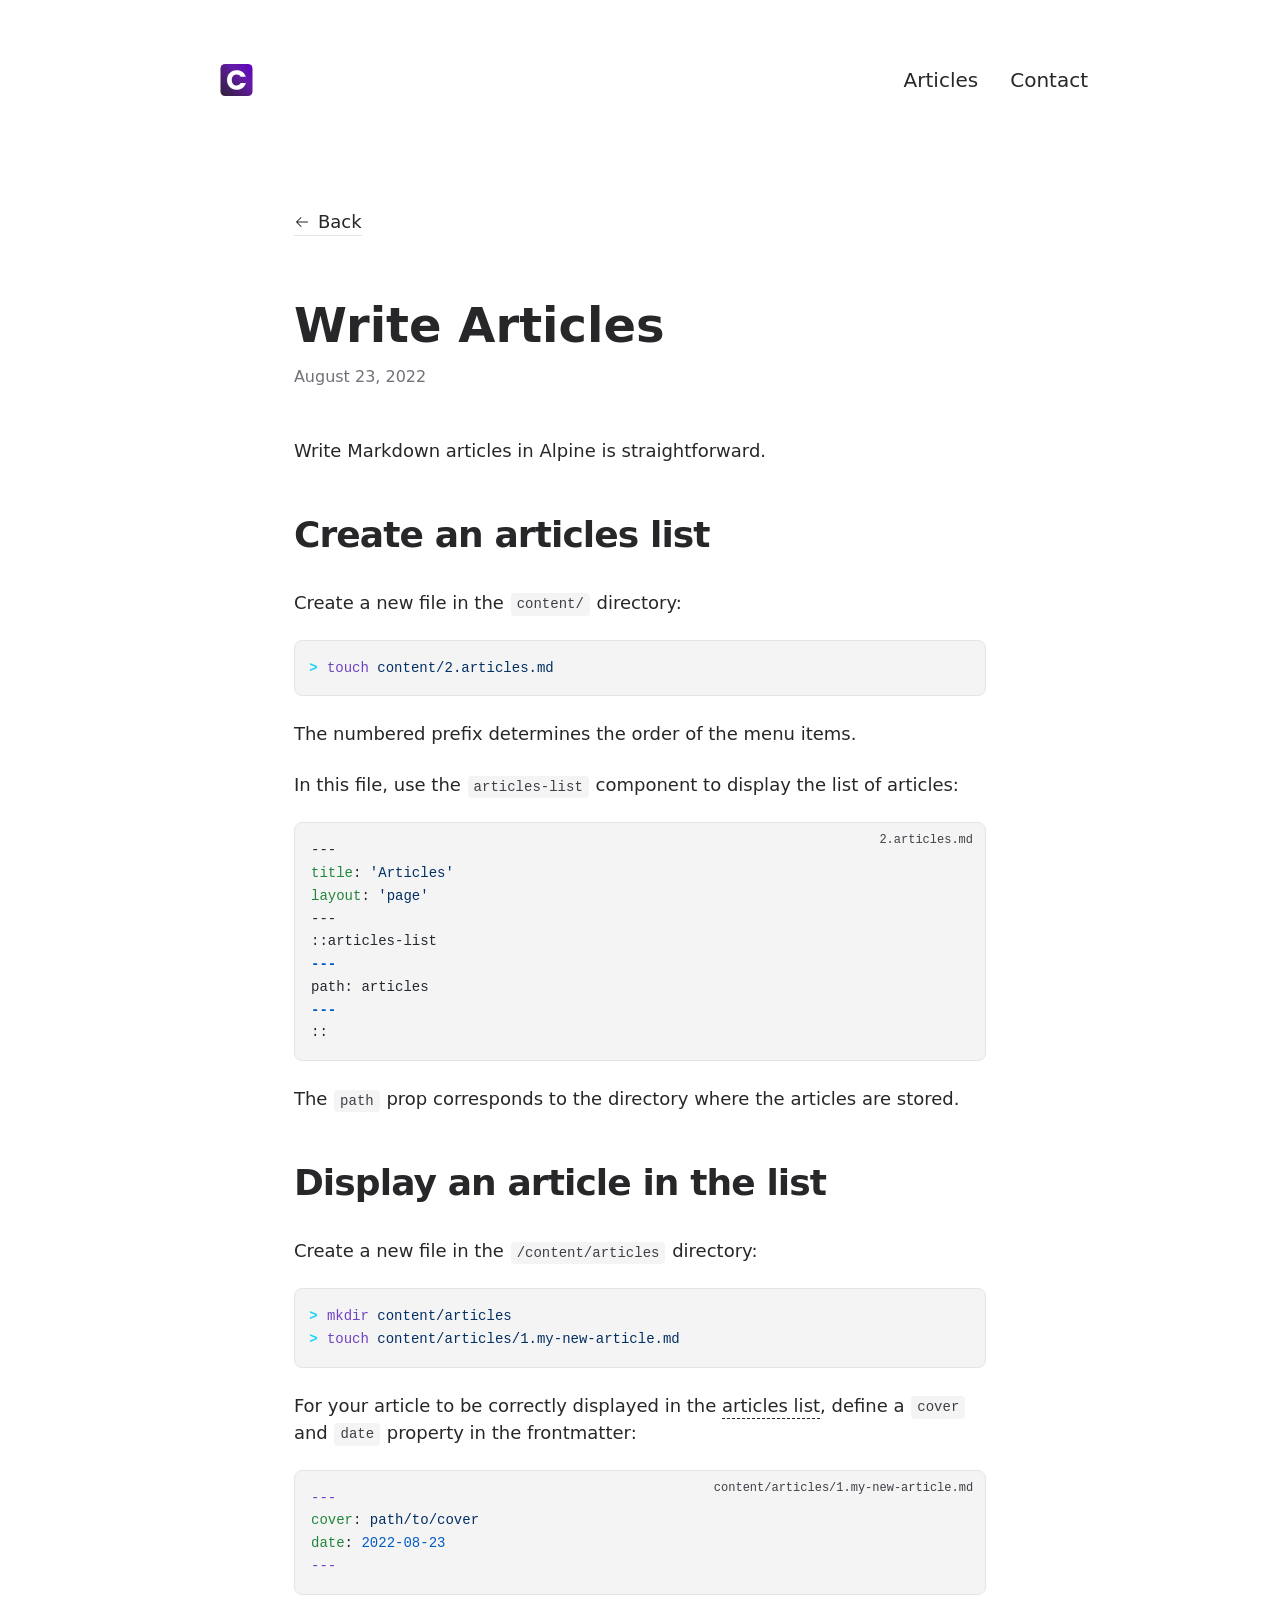
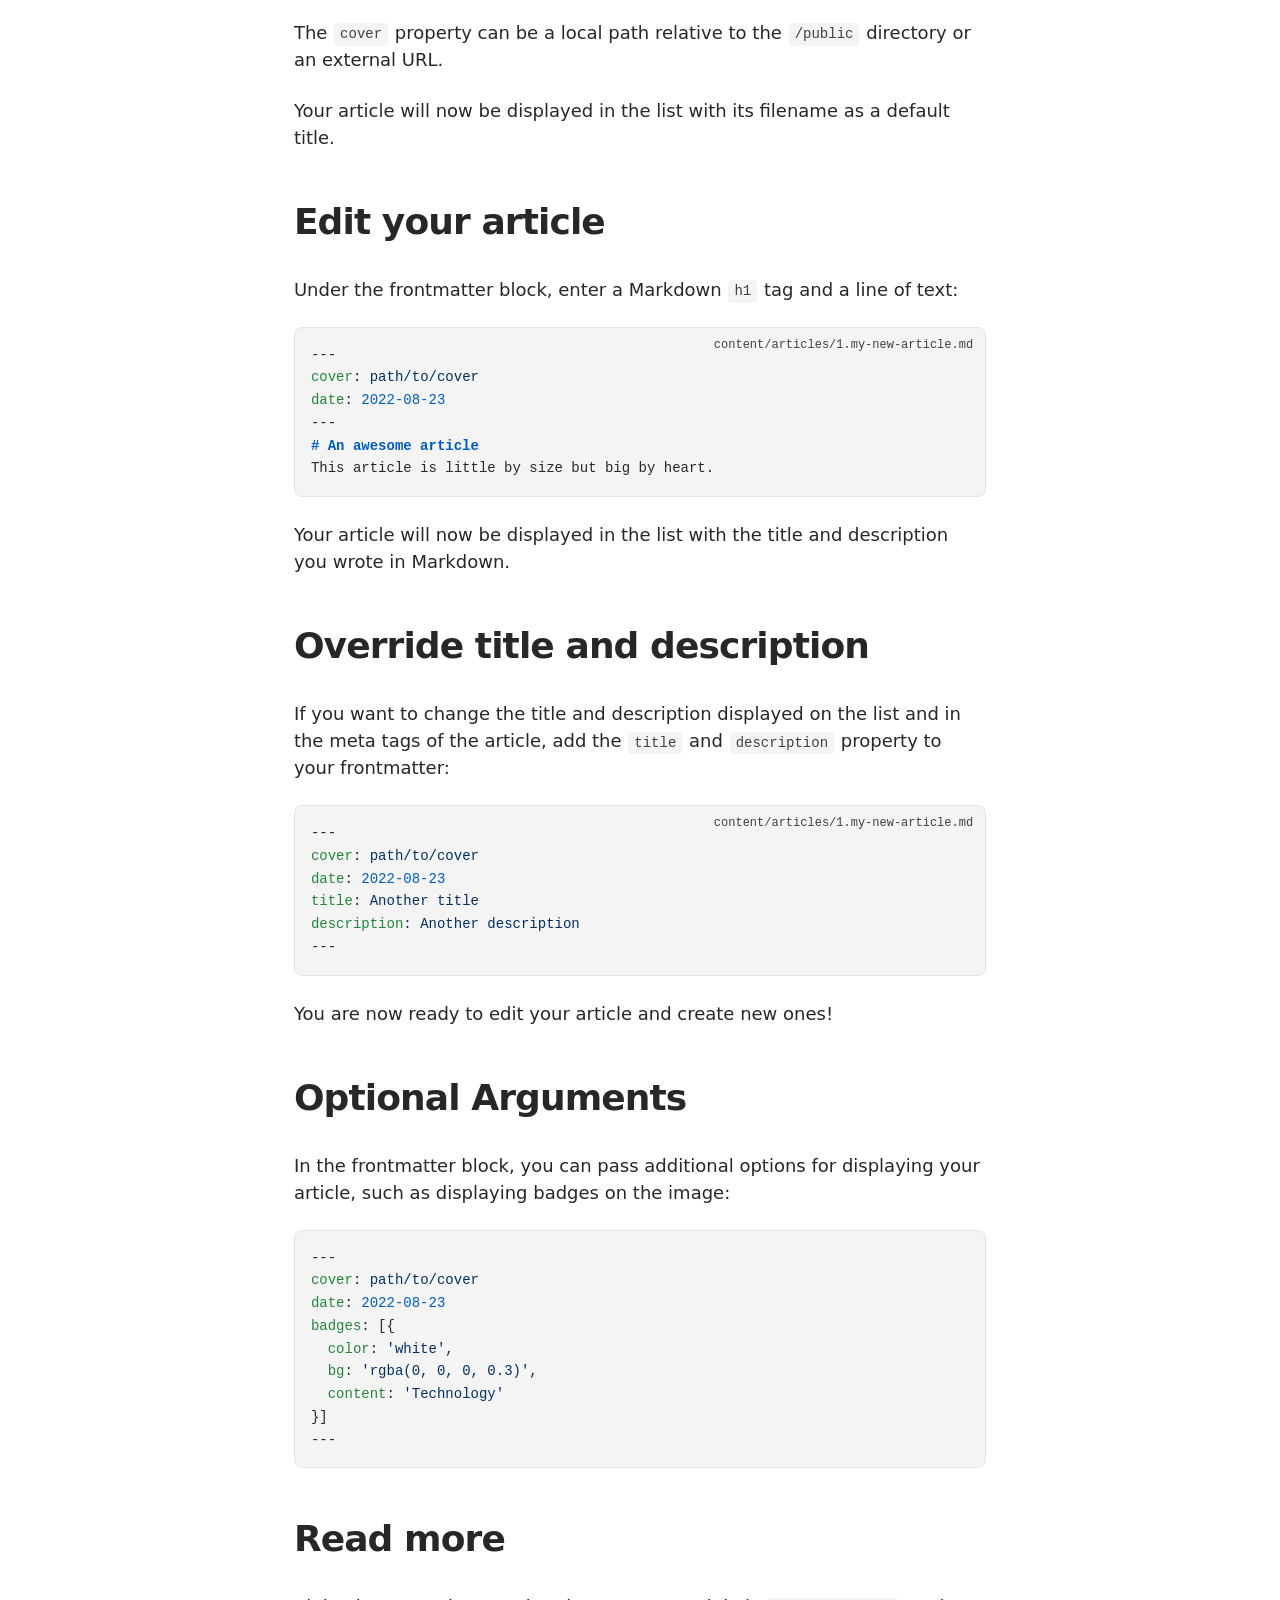
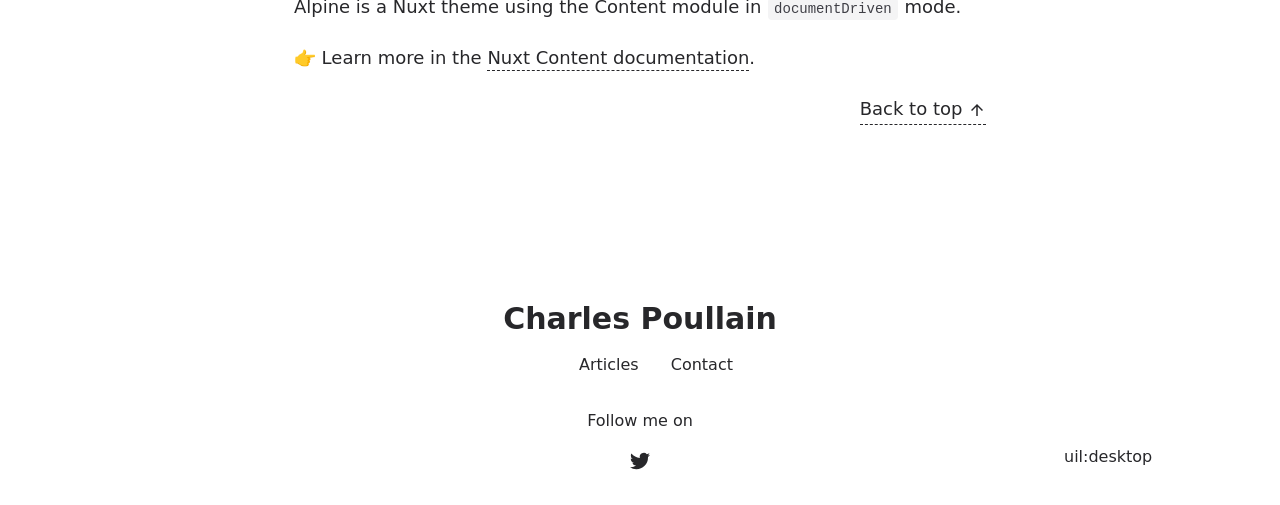
<file: articles/write-articles/index.html>
<!DOCTYPE html><html  lang="en"><head><meta charset="utf-8">
<meta name="viewport" content="width=device-width, initial-scale=1">
<title>Write Articles</title>
<meta name="twitter:card" content="summary_large_image">
<meta property="og:image:width" content="400">
<meta property="og:image:height" content="300">
<meta property="og:image:alt" content="An image showcasing my project.">
<meta property="og:title" content="Write Articles">
<meta name="description" content="Writing Markdown articles in Alpine is straightforward.">
<meta property="og:description" content="Writing Markdown articles in Alpine is straightforward.">
<meta property="og:image" content="/articles/write-articles.webp">
<link rel="preload" as="fetch" crossorigin="anonymous" href="/articles/write-articles/_payload.json">
<link rel="stylesheet" href="/_nuxt/entry.Cf_NfQ_y.css">
<link rel="stylesheet" href="/_nuxt/DocumentDrivenNotFound.rp24EwsG.css">
<link rel="stylesheet" href="/_nuxt/article.DDlxgXvj.css">
<link rel="stylesheet" href="/_nuxt/ProseA.D4RtImXF.css">
<link rel="stylesheet" href="/_nuxt/ProseH1.BwPAspty.css">
<link rel="stylesheet" href="/_nuxt/ProseP.Dp1dLVOK.css">
<link rel="stylesheet" href="/_nuxt/ProseCodeInline.DPyaAaT7.css">
<link rel="stylesheet" href="/_nuxt/ProsePre.CchFRBtv.css">
<link rel="stylesheet" href="/_nuxt/ProseCode.f3kEnX8-.css">
<link rel="stylesheet" href="/_nuxt/ProseH2.CRhFEQGp.css">
<link rel="modulepreload" as="script" crossorigin href="/_nuxt/CAMGwU_J.js">
<link rel="modulepreload" as="script" crossorigin href="/_nuxt/jXcX-2-a.js">
<link rel="modulepreload" as="script" crossorigin href="/_nuxt/CnSJeE1j.js">
<link rel="modulepreload" as="script" crossorigin href="/_nuxt/3sIXZnc_.js">
<link rel="modulepreload" as="script" crossorigin href="/_nuxt/DDpg--Sw.js">
<link rel="modulepreload" as="script" crossorigin href="/_nuxt/BcFztZD_.js">
<link rel="modulepreload" as="script" crossorigin href="/_nuxt/CDX4LtUK.js">
<link rel="modulepreload" as="script" crossorigin href="/_nuxt/B0JIAukR.js">
<link rel="modulepreload" as="script" crossorigin href="/_nuxt/BTtt0R2O.js">
<link rel="modulepreload" as="script" crossorigin href="/_nuxt/BcWussCh.js">
<link rel="modulepreload" as="script" crossorigin href="/_nuxt/CcoOUP5x.js">
<link rel="modulepreload" as="script" crossorigin href="/_nuxt/DB1jLbn4.js">
<link rel="modulepreload" as="script" crossorigin href="/_nuxt/D9wAa_LD.js">
<link rel="modulepreload" as="script" crossorigin href="/_nuxt/DNUryXxq.js">
<link rel="modulepreload" as="script" crossorigin href="/_nuxt/Blzg1iYJ.js">
<link rel="modulepreload" as="script" crossorigin href="/_nuxt/DCyCYngr.js">
<link rel="modulepreload" as="script" crossorigin href="/_nuxt/BVKkQCfh.js">
<link rel="prefetch" as="script" crossorigin href="/_nuxt/BiGnFL3H.js">
<link rel="prefetch" as="script" crossorigin href="/_nuxt/CGOqFoQv.js">
<link rel="prefetch" as="script" crossorigin href="/_nuxt/I08NBmEu.js">
<link rel="prefetch" as="style" href="/_nuxt/useStudio.DzA-IoZ4.css">
<link rel="prefetch" as="script" crossorigin href="/_nuxt/C799SneU.js">
<link rel="prefetch" as="style" href="/_nuxt/error-404.D2gJf3ut.css">
<link rel="prefetch" as="script" crossorigin href="/_nuxt/Bg-FLVce.js">
<link rel="prefetch" as="style" href="/_nuxt/error-500.DdUW5Esy.css">
<link rel="prefetch" as="script" crossorigin href="/_nuxt/CoQHy5Qu.js">
<script type="module" src="/_nuxt/CAMGwU_J.js" crossorigin></script><style id="pinceau-runtime-hydratable">@media{.phy[--]{--puid:oNxHTg-v;}.pv-UBHfBw{max-width:var(--elements-container-maxWidth);padding-left:var(--elements-container-padding-mobile);padding-right:var(--elements-container-padding-mobile);}@media (min-width: 475px){.pv-UBHfBw{padding-left:var(--elements-container-padding-xs);padding-right:var(--elements-container-padding-xs);}}@media (min-width: 640px){.pv-UBHfBw{padding-left:var(--elements-container-padding-sm);padding-right:var(--elements-container-padding-sm);}}@media (min-width: 768px){.pv-UBHfBw{padding-left:var(--elements-container-padding-md);padding-right:var(--elements-container-padding-md);}}} </style><style id="pinceau-theme">@media { :root {--pinceau-mq: initial; --alpine-readableLine: 68ch;--alpine-backdrop-backgroundColor: #f4f4f5b3;--prose-code-inline-padding: 0.2rem 0.375rem 0.2rem 0.375rem;--prose-code-block-backdropFilter: contrast(1);--prose-code-block-border-style: solid;--prose-code-block-border-width: 1px;--prose-tbody-tr-borderBottom-style: dashed;--prose-tbody-tr-borderBottom-width: 1px;--prose-th-textAlign: inherit;--prose-thead-borderBottom-style: solid;--prose-thead-borderBottom-width: 1px;--prose-thead-border-style: solid;--prose-thead-border-width: 0px;--prose-table-textAlign: start;--prose-hr-width: 1px;--prose-hr-style: solid;--prose-li-listStylePosition: outside;--prose-ol-li-markerColor: currentColor;--prose-ol-paddingInlineStart: 21px;--prose-ol-listStyleType: decimal;--prose-ul-li-markerColor: currentColor;--prose-ul-paddingInlineStart: 21px;--prose-ul-listStyleType: disc;--prose-blockquote-border-style: solid;--prose-blockquote-border-width: 4px;--prose-blockquote-quotes: '201C' '201D' '2018' '2019';--prose-blockquote-paddingInlineStart: 24px;--prose-a-code-color-hover: currentColor;--prose-a-code-color-static: currentColor;--prose-a-hasCode-borderBottom: none;--prose-a-border-distance: 2px;--prose-a-border-color-hover: currentColor;--prose-a-border-color-static: currentColor;--prose-a-border-style-hover: solid;--prose-a-border-style-static: dashed;--prose-a-border-width: 1px;--prose-a-color-static: inherit;--prose-a-textDecoration: none;--prose-h6-margin: 3rem 0 2rem;--prose-h5-margin: 3rem 0 2rem;--prose-h4-margin: 3rem 0 2rem;--prose-h3-margin: 3rem 0 2rem;--prose-h2-margin: 3rem 0 2rem;--prose-h1-margin: 0 0 2rem;--prose-p-fontSize: 18px;--typography-lead-loose: 2;--typography-lead-relaxed: 1.625;--typography-lead-normal: 1.5;--typography-lead-snug: 1.375;--typography-lead-tight: 1.25;--typography-lead-none: 1;--typography-lead-10: 2.5rem;--typography-lead-9: 2.25rem;--typography-lead-8: 2rem;--typography-lead-7: 1.75rem;--typography-lead-6: 1.5rem;--typography-lead-5: 1.25rem;--typography-lead-4: 1rem;--typography-lead-3: .75rem;--typography-lead-2: .5rem;--typography-lead-1: .025rem;--typography-fontWeight-black: 900;--typography-fontWeight-extrabold: 800;--typography-fontWeight-bold: 700;--typography-fontWeight-semibold: 600;--typography-fontWeight-medium: 500;--typography-fontWeight-normal: 400;--typography-fontWeight-light: 300;--typography-fontWeight-extralight: 200;--typography-fontWeight-thin: 100;--typography-fontSize-9xl: 128px;--typography-fontSize-8xl: 96px;--typography-fontSize-7xl: 72px;--typography-fontSize-6xl: 60px;--typography-fontSize-5xl: 48px;--typography-fontSize-4xl: 36px;--typography-fontSize-3xl: 30px;--typography-fontSize-2xl: 24px;--typography-fontSize-xl: 20px;--typography-fontSize-lg: 18px;--typography-fontSize-base: 16px;--typography-fontSize-sm: 14px;--typography-fontSize-xs: 12px;--typography-letterSpacing-wide: 0.025em;--typography-letterSpacing-tight: -0.025em;--typography-verticalMargin-base: 24px;--typography-verticalMargin-sm: 16px;--elements-border-secondary-hover: [object Object];--elements-backdrop-background: #fffc;--elements-backdrop-filter: saturate(200%) blur(20px);--elements-container-maxWidth: 64rem;--lead-loose: 2;--lead-relaxed: 1.625;--lead-normal: 1.5;--lead-snug: 1.375;--lead-tight: 1.25;--lead-none: 1;--lead-10: 2.5rem;--lead-9: 2.25rem;--lead-8: 2rem;--lead-7: 1.75rem;--lead-6: 1.5rem;--lead-5: 1.25rem;--lead-4: 1rem;--lead-3: .75rem;--lead-2: .5rem;--lead-1: .025rem;--letterSpacing-widest: 0.1em;--letterSpacing-wider: 0.05em;--letterSpacing-wide: 0.025em;--letterSpacing-normal: 0em;--letterSpacing-tight: -0.025em;--letterSpacing-tighter: -0.05em;--fontSize-9xl: 8rem;--fontSize-8xl: 6rem;--fontSize-7xl: 4.5rem;--fontSize-6xl: 3.75rem;--fontSize-5xl: 3rem;--fontSize-4xl: 2.25rem;--fontSize-3xl: 1.875rem;--fontSize-2xl: 1.5rem;--fontSize-xl: 1.25rem;--fontSize-lg: 1.125rem;--fontSize-base: 1rem;--fontSize-sm: 0.875rem;--fontSize-xs: 0.75rem;--fontWeight-black: 900;--fontWeight-extrabold: 800;--fontWeight-bold: 700;--fontWeight-semibold: 600;--fontWeight-medium: 500;--fontWeight-normal: 400;--fontWeight-light: 300;--fontWeight-extralight: 200;--fontWeight-thin: 100;--font-mono: ui-monospace, SFMono-Regular, Menlo, Monaco, Consolas, Liberation Mono, Courier New, monospace;--font-serif: ui-serif, Georgia, Cambria, Times New Roman, Times, serif;--font-sans: ui-sans-serif, system-ui, -apple-system, BlinkMacSystemFont, Segoe UI, Roboto, Helvetica Neue, Arial, Noto Sans, sans-serif, Apple Color Emoji, Segoe UI Emoji, Segoe UI Symbol, Noto Color Emoji;--opacity-total: 1;--opacity-high: 0.8;--opacity-medium: 0.5;--opacity-soft: 0.3;--opacity-light: 0.15;--opacity-bright: 0.1;--opacity-noOpacity: 0;--borderWidth-lg: 3px;--borderWidth-md: 2px;--borderWidth-sm: 1px;--borderWidth-noBorder: 0;--space-rem-875: 0.875rem;--space-rem-625: 0.625rem;--space-rem-375: 0.375rem;--space-rem-125: 0.125rem;--space-px: 1px;--space-128: 32rem;--space-96: 24rem;--space-80: 20rem;--space-72: 18rem;--space-64: 16rem;--space-60: 15rem;--space-56: 14rem;--space-52: 13rem;--space-48: 12rem;--space-44: 11rem;--space-40: 10rem;--space-36: 9rem;--space-32: 8rem;--space-28: 7rem;--space-24: 6rem;--space-20: 5rem;--space-16: 4rem;--space-14: 3.5rem;--space-12: 3rem;--space-11: 2.75rem;--space-10: 2.5rem;--space-9: 2.25rem;--space-8: 2rem;--space-7: 1.75rem;--space-6: 1.5rem;--space-5: 1.25rem;--space-4: 1rem;--space-3: 0.75rem;--space-2: 0.5rem;--space-1: 0.25rem;--space-0: 0px;--size-full: 100%;--size-7xl: 80rem;--size-6xl: 72rem;--size-5xl: 64rem;--size-4xl: 56rem;--size-3xl: 48rem;--size-2xl: 42rem;--size-xl: 36rem;--size-lg: 32rem;--size-md: 28rem;--size-sm: 24rem;--size-xs: 20rem;--size-200: 200px;--size-104: 104px;--size-80: 80px;--size-64: 64px;--size-56: 56px;--size-48: 48px;--size-40: 40px;--size-32: 32px;--size-24: 24px;--size-20: 20px;--size-16: 16px;--size-12: 12px;--size-8: 8px;--size-6: 6px;--size-4: 4px;--size-2: 2px;--size-0: 0px;--radii-full: 9999px;--radii-3xl: 1.75rem;--radii-2xl: 1.5rem;--radii-xl: 1rem;--radii-lg: 0.75rem;--radii-md: 0.5rem;--radii-sm: 0.375rem;--radii-xs: 0.25rem;--radii-2xs: 0.125rem;--radii-none: 0px;--shadow-none: 0px 0px 0px 0px transparent;--shadow-lg: 0px 10px 15px -3px #000000, 0px 4px 6px -4px #000000;--shadow-md: 0px 4px 6px -1px #000000, 0px 2px 4px -2px #000000;--shadow-sm: 0px 1px 3px 0px #000000, 0px 1px 2px -1px #000000;--shadow-xs: 0px 1px 2px 0px #000000;--height-screen: 100vh;--width-screen: 100vw;--color-primary-900: #002e38;--color-primary-800: #005c70;--color-primary-700: #008aa9;--color-primary-600: #00b9e1;--color-primary-500: #1ad6ff;--color-primary-400: #40ddff;--color-primary-300: #66e4ff;--color-primary-200: #8deaff;--color-primary-100: #b3f1ff;--color-primary-50: #d9f8ff;--color-ruby-900: #380011;--color-ruby-800: #700021;--color-ruby-700: #a90032;--color-ruby-600: #e10043;--color-ruby-500: #ff1a5e;--color-ruby-400: #ff4079;--color-ruby-300: #ff6694;--color-ruby-200: #ff8dae;--color-ruby-100: #ffb3c9;--color-ruby-50: #ffd9e4;--color-pink-900: #380025;--color-pink-800: #70004b;--color-pink-700: #a90070;--color-pink-600: #e10095;--color-pink-500: #ff1ab2;--color-pink-400: #ff40bf;--color-pink-300: #ff66cc;--color-pink-200: #ff8dd8;--color-pink-100: #ffb3e5;--color-pink-50: #ffd9f2;--color-purple-900: #190038;--color-purple-800: #330070;--color-purple-700: #4c00a9;--color-purple-600: #6500e1;--color-purple-500: #811aff;--color-purple-400: #9640ff;--color-purple-300: #ab66ff;--color-purple-200: #c08dff;--color-purple-100: #d5b3ff;--color-purple-50: #ead9ff;--color-royalblue-900: #0b0531;--color-royalblue-800: #160a62;--color-royalblue-700: #211093;--color-royalblue-600: #2c15c4;--color-royalblue-500: #4127e8;--color-royalblue-400: #614bec;--color-royalblue-300: #806ff0;--color-royalblue-200: #a093f3;--color-royalblue-100: #c0b7f7;--color-royalblue-50: #dfdbfb;--color-indigoblue-900: #001238;--color-indigoblue-800: #002370;--color-indigoblue-700: #0035a9;--color-indigoblue-600: #0047e1;--color-indigoblue-500: #1a62ff;--color-indigoblue-400: #407cff;--color-indigoblue-300: #6696ff;--color-indigoblue-200: #8db0ff;--color-indigoblue-100: #b3cbff;--color-indigoblue-50: #d9e5ff;--color-blue-900: #002438;--color-blue-800: #004870;--color-blue-700: #006ca9;--color-blue-600: #0090e1;--color-blue-500: #1aadff;--color-blue-400: #40bbff;--color-blue-300: #66c8ff;--color-blue-200: #8dd6ff;--color-blue-100: #b3e4ff;--color-blue-50: #d9f1ff;--color-lightblue-900: #002e38;--color-lightblue-800: #005c70;--color-lightblue-700: #008aa9;--color-lightblue-600: #00b9e1;--color-lightblue-500: #1ad6ff;--color-lightblue-400: #40ddff;--color-lightblue-300: #66e4ff;--color-lightblue-200: #8deaff;--color-lightblue-100: #b3f1ff;--color-lightblue-50: #d9f8ff;--color-teal-900: #062a28;--color-teal-800: #0b544f;--color-teal-700: #117d77;--color-teal-600: #16a79e;--color-teal-500: #1cd1c6;--color-teal-400: #36e4da;--color-teal-300: #5fe9e1;--color-teal-200: #87efe9;--color-teal-100: #aff4f0;--color-teal-50: #d7faf8;--color-pear-900: #2a2b09;--color-pear-800: #545512;--color-pear-700: #7e801b;--color-pear-600: #a8aa24;--color-pear-500: #d0d32f;--color-pear-400: #d8da52;--color-pear-300: #e0e274;--color-pear-200: #e8e997;--color-pear-100: #eff0ba;--color-pear-50: #f7f8dc;--color-red-900: #380300;--color-red-800: #700700;--color-red-700: #a90a00;--color-red-600: #e10e00;--color-red-500: #ff281a;--color-red-400: #ff4c40;--color-red-300: #ff7066;--color-red-200: #ff948d;--color-red-100: #ffb7b3;--color-red-50: #ffdbd9;--color-orange-900: #381800;--color-orange-800: #702f00;--color-orange-700: #a94700;--color-orange-600: #e15e00;--color-orange-500: #ff7a1a;--color-orange-400: #ff9040;--color-orange-300: #ffa666;--color-orange-200: #ffbd8d;--color-orange-100: #ffd3b3;--color-orange-50: #ffe9d9;--color-yellow-900: #362b03;--color-yellow-800: #6d5605;--color-yellow-700: #a38108;--color-yellow-600: #daac0a;--color-yellow-500: #f5c828;--color-yellow-400: #f7d14c;--color-yellow-300: #f8da70;--color-yellow-200: #fae393;--color-yellow-100: #fcedb7;--color-yellow-50: #fdf6db;--color-green-900: #003f25;--color-green-800: #005e38;--color-green-700: #007e4a;--color-green-600: #009d5d;--color-green-500: #00bd6f;--color-green-400: #00dc82;--color-green-300: #30ffaa;--color-green-200: #83ffcc;--color-green-100: #acffdd;--color-green-50: #d6ffee;--color-gray-900: #18181B;--color-gray-800: #27272A;--color-gray-700: #3f3f46;--color-gray-600: #52525B;--color-gray-500: #71717A;--color-gray-400: #a1a1aa;--color-gray-300: #D4d4d8;--color-gray-200: #e4e4e7;--color-gray-100: #f4f4f5;--color-gray-50: #fafafa;--color-black: #0c0c0d;--color-white: #FFFFFF;--media-portrait: only screen and (orientation: portrait);--media-landscape: only screen and (orientation: landscape);--media-rm: (prefers-reduced-motion: reduce);--media-2xl: (min-width: 1536px);--media-xl: (min-width: 1280px);--media-lg: (min-width: 1024px);--media-md: (min-width: 768px);--media-sm: (min-width: 640px);--media-xs: (min-width: 475px);--alpine-body-color: var(--color-gray-800);--alpine-body-backgroundColor: var(--color-white);--prose-code-inline-fontWeight: var(--typography-fontWeight-normal);--prose-code-inline-fontSize: var(--typography-fontSize-sm);--prose-code-inline-borderRadius: var(--radii-xs);--prose-code-block-pre-padding: var(--typography-verticalMargin-sm);--prose-code-block-margin: var(--typography-verticalMargin-base) 0;--prose-code-block-fontSize: var(--typography-fontSize-sm);--prose-tbody-code-inline-fontSize: var(--typography-fontSize-sm);--prose-tbody-td-padding: var(--typography-verticalMargin-sm);--prose-th-fontWeight: var(--typography-fontWeight-semibold);--prose-th-padding: 0 var(--typography-verticalMargin-sm) var(--typography-verticalMargin-sm) var(--typography-verticalMargin-sm);--prose-table-lineHeight: var(--typography-lead-6);--prose-table-fontSize: var(--typography-fontSize-sm);--prose-table-margin: var(--typography-verticalMargin-base) 0;--prose-hr-margin: var(--typography-verticalMargin-base) 0;--prose-li-margin: var(--typography-verticalMargin-sm) 0;--prose-ol-margin: var(--typography-verticalMargin-base) 0;--prose-ul-margin: var(--typography-verticalMargin-base) 0;--prose-blockquote-margin: var(--typography-verticalMargin-base) 0;--prose-a-code-border-style: var(--prose-a-border-style-static);--prose-a-code-border-width: var(--prose-a-border-width);--prose-a-fontWeight: var(--typography-fontWeight-medium);--prose-img-margin: var(--typography-verticalMargin-base) 0;--prose-strong-fontWeight: var(--typography-fontWeight-semibold);--prose-h6-iconSize: var(--typography-fontSize-base);--prose-h6-fontWeight: var(--typography-fontWeight-semibold);--prose-h6-lineHeight: var(--typography-lead-normal);--prose-h6-fontSize: var(--typography-fontSize-lg);--prose-h5-iconSize: var(--typography-fontSize-lg);--prose-h5-fontWeight: var(--typography-fontWeight-semibold);--prose-h5-lineHeight: var(--typography-lead-snug);--prose-h5-fontSize: var(--typography-fontSize-xl);--prose-h4-iconSize: var(--typography-fontSize-lg);--prose-h4-letterSpacing: var(--typography-letterSpacing-tight);--prose-h4-fontWeight: var(--typography-fontWeight-semibold);--prose-h4-lineHeight: var(--typography-lead-snug);--prose-h4-fontSize: var(--typography-fontSize-2xl);--prose-h3-iconSize: var(--typography-fontSize-xl);--prose-h3-letterSpacing: var(--typography-letterSpacing-tight);--prose-h3-fontWeight: var(--typography-fontWeight-semibold);--prose-h3-lineHeight: var(--typography-lead-snug);--prose-h3-fontSize: var(--typography-fontSize-3xl);--prose-h2-iconSize: var(--typography-fontSize-2xl);--prose-h2-letterSpacing: var(--typography-letterSpacing-tight);--prose-h2-fontWeight: var(--typography-fontWeight-semibold);--prose-h2-lineHeight: var(--typography-lead-tight);--prose-h2-fontSize: var(--typography-fontSize-4xl);--prose-h1-iconSize: var(--typography-fontSize-3xl);--prose-h1-letterSpacing: var(--typography-letterSpacing-tight);--prose-h1-fontWeight: var(--typography-fontWeight-bold);--prose-h1-lineHeight: var(--typography-lead-tight);--prose-h1-fontSize: var(--typography-fontSize-5xl);--prose-p-br-margin: var(--typography-verticalMargin-base) 0 0 0;--prose-p-margin: var(--typography-verticalMargin-base) 0;--prose-p-lineHeight: var(--typography-lead-normal);--typography-color-primary-900: var(--color-primary-900);--typography-color-primary-800: var(--color-primary-800);--typography-color-primary-700: var(--color-primary-700);--typography-color-primary-600: var(--color-primary-600);--typography-color-primary-500: var(--color-primary-500);--typography-color-primary-400: var(--color-primary-400);--typography-color-primary-300: var(--color-primary-300);--typography-color-primary-200: var(--color-primary-200);--typography-color-primary-100: var(--color-primary-100);--typography-color-primary-50: var(--color-primary-50);--typography-font-code: var(--font-mono);--typography-font-body: var(--font-sans);--typography-font-display: var(--font-sans);--typography-body-backgroundColor: var(--color-white);--typography-body-color: var(--color-black);--elements-state-danger-borderColor-secondary: var(--color-red-200);--elements-state-danger-borderColor-primary: var(--color-red-100);--elements-state-danger-backgroundColor-secondary: var(--color-red-100);--elements-state-danger-backgroundColor-primary: var(--color-red-50);--elements-state-danger-color-secondary: var(--color-red-600);--elements-state-danger-color-primary: var(--color-red-500);--elements-state-warning-borderColor-secondary: var(--color-yellow-200);--elements-state-warning-borderColor-primary: var(--color-yellow-100);--elements-state-warning-backgroundColor-secondary: var(--color-yellow-100);--elements-state-warning-backgroundColor-primary: var(--color-yellow-50);--elements-state-warning-color-secondary: var(--color-yellow-700);--elements-state-warning-color-primary: var(--color-yellow-600);--elements-state-success-borderColor-secondary: var(--color-green-200);--elements-state-success-borderColor-primary: var(--color-green-100);--elements-state-success-backgroundColor-secondary: var(--color-green-100);--elements-state-success-backgroundColor-primary: var(--color-green-50);--elements-state-success-color-secondary: var(--color-green-600);--elements-state-success-color-primary: var(--color-green-500);--elements-state-info-borderColor-secondary: var(--color-blue-200);--elements-state-info-borderColor-primary: var(--color-blue-100);--elements-state-info-backgroundColor-secondary: var(--color-blue-100);--elements-state-info-backgroundColor-primary: var(--color-blue-50);--elements-state-info-color-secondary: var(--color-blue-600);--elements-state-info-color-primary: var(--color-blue-500);--elements-state-primary-borderColor-secondary: var(--color-primary-200);--elements-state-primary-borderColor-primary: var(--color-primary-100);--elements-state-primary-backgroundColor-secondary: var(--color-primary-100);--elements-state-primary-backgroundColor-primary: var(--color-primary-50);--elements-state-primary-color-secondary: var(--color-primary-700);--elements-state-primary-color-primary: var(--color-primary-600);--elements-surface-secondary-backgroundColor: var(--color-gray-200);--elements-surface-primary-backgroundColor: var(--color-gray-100);--elements-surface-background-base: var(--color-gray-100);--elements-border-secondary-static: var(--color-gray-200);--elements-border-primary-hover: var(--color-gray-200);--elements-border-primary-static: var(--color-gray-100);--elements-container-padding-md: var(--space-16);--elements-container-padding-sm: var(--space-12);--elements-container-padding-xs: var(--space-8);--elements-container-padding-mobile: var(--space-6);--elements-text-secondary-color-hover: var(--color-gray-700);--elements-text-secondary-color-static: var(--color-gray-500);--elements-text-primary-color-static: var(--color-gray-900);--text-6xl-lineHeight: var(--lead-none);--text-6xl-fontSize: var(--fontSize-6xl);--text-5xl-lineHeight: var(--lead-none);--text-5xl-fontSize: var(--fontSize-5xl);--text-4xl-lineHeight: var(--lead-10);--text-4xl-fontSize: var(--fontSize-4xl);--text-3xl-lineHeight: var(--lead-9);--text-3xl-fontSize: var(--fontSize-3xl);--text-2xl-lineHeight: var(--lead-8);--text-2xl-fontSize: var(--fontSize-2xl);--text-xl-lineHeight: var(--lead-7);--text-xl-fontSize: var(--fontSize-xl);--text-lg-lineHeight: var(--lead-7);--text-lg-fontSize: var(--fontSize-lg);--text-base-lineHeight: var(--lead-6);--text-base-fontSize: var(--fontSize-base);--text-sm-lineHeight: var(--lead-5);--text-sm-fontSize: var(--fontSize-sm);--text-xs-lineHeight: var(--lead-4);--text-xs-fontSize: var(--fontSize-xs);--shadow-2xl: 0px 25px 50px -12px var(--color-gray-900);--shadow-xl: 0px 20px 25px -5px var(--color-gray-400), 0px 8px 10px -6px #000000;--color-secondary-900: var(--color-gray-900);--color-secondary-800: var(--color-gray-800);--color-secondary-700: var(--color-gray-700);--color-secondary-600: var(--color-gray-600);--color-secondary-500: var(--color-gray-500);--color-secondary-400: var(--color-gray-400);--color-secondary-300: var(--color-gray-300);--color-secondary-200: var(--color-gray-200);--color-secondary-100: var(--color-gray-100);--color-secondary-50: var(--color-gray-50);--prose-a-code-background-hover: var(--typography-color-primary-50);--prose-a-code-border-color-hover: var(--typography-color-primary-500);--prose-a-color-hover: var(--typography-color-primary-500);--typography-color-secondary-900: var(--color-secondary-900);--typography-color-secondary-800: var(--color-secondary-800);--typography-color-secondary-700: var(--color-secondary-700);--typography-color-secondary-600: var(--color-secondary-600);--typography-color-secondary-500: var(--color-secondary-500);--typography-color-secondary-400: var(--color-secondary-400);--typography-color-secondary-300: var(--color-secondary-300);--typography-color-secondary-200: var(--color-secondary-200);--typography-color-secondary-100: var(--color-secondary-100);--typography-color-secondary-50: var(--color-secondary-50);--prose-code-inline-backgroundColor: var(--typography-color-secondary-100);--prose-code-inline-color: var(--typography-color-secondary-700);--prose-code-block-backgroundColor: var(--typography-color-secondary-100);--prose-code-block-color: var(--typography-color-secondary-700);--prose-code-block-border-color: var(--typography-color-secondary-200);--prose-tbody-tr-borderBottom-color: var(--typography-color-secondary-200);--prose-th-color: var(--typography-color-secondary-600);--prose-thead-borderBottom-color: var(--typography-color-secondary-200);--prose-thead-border-color: var(--typography-color-secondary-300);--prose-hr-color: var(--typography-color-secondary-200);--prose-blockquote-border-color: var(--typography-color-secondary-200);--prose-blockquote-color: var(--typography-color-secondary-500);--prose-a-code-border-color-static: var(--typography-color-secondary-400); } }@media { :root.dark {--pinceau-mq: dark; --alpine-backdrop-backgroundColor: #18181bb3;--prose-code-block-backdropFilter: contrast(1);--prose-ol-li-markerColor: currentColor;--prose-ul-li-markerColor: currentColor;--prose-a-code-color-hover: currentColor;--prose-a-code-color-static: currentColor;--prose-a-border-color-hover: currentColor;--prose-a-border-color-static: currentColor;--prose-a-color-static: inherit;--elements-backdrop-background: #0c0d0ccc;--alpine-body-color: var(--color-gray-200);--alpine-body-backgroundColor: var(--color-black);--typography-body-backgroundColor: var(--color-black);--typography-body-color: var(--color-white);--elements-state-danger-borderColor-secondary: var(--color-red-700);--elements-state-danger-borderColor-primary: var(--color-red-800);--elements-state-danger-backgroundColor-secondary: var(--color-red-800);--elements-state-danger-backgroundColor-primary: var(--color-red-900);--elements-state-danger-color-secondary: var(--color-red-200);--elements-state-danger-color-primary: var(--color-red-300);--elements-state-warning-borderColor-secondary: var(--color-yellow-700);--elements-state-warning-borderColor-primary: var(--color-yellow-800);--elements-state-warning-backgroundColor-secondary: var(--color-yellow-800);--elements-state-warning-backgroundColor-primary: var(--color-yellow-900);--elements-state-warning-color-secondary: var(--color-yellow-200);--elements-state-warning-color-primary: var(--color-yellow-400);--elements-state-success-borderColor-secondary: var(--color-green-700);--elements-state-success-borderColor-primary: var(--color-green-800);--elements-state-success-backgroundColor-secondary: var(--color-green-800);--elements-state-success-backgroundColor-primary: var(--color-green-900);--elements-state-success-color-secondary: var(--color-green-200);--elements-state-success-color-primary: var(--color-green-400);--elements-state-info-borderColor-secondary: var(--color-blue-700);--elements-state-info-borderColor-primary: var(--color-blue-800);--elements-state-info-backgroundColor-secondary: var(--color-blue-800);--elements-state-info-backgroundColor-primary: var(--color-blue-900);--elements-state-info-color-secondary: var(--color-blue-200);--elements-state-info-color-primary: var(--color-blue-400);--elements-state-primary-borderColor-secondary: var(--color-primary-700);--elements-state-primary-borderColor-primary: var(--color-primary-800);--elements-state-primary-backgroundColor-secondary: var(--color-primary-800);--elements-state-primary-backgroundColor-primary: var(--color-primary-900);--elements-state-primary-color-secondary: var(--color-primary-200);--elements-state-primary-color-primary: var(--color-primary-400);--elements-surface-secondary-backgroundColor: var(--color-gray-800);--elements-surface-primary-backgroundColor: var(--color-gray-900);--elements-surface-background-base: var(--color-gray-900);--elements-border-secondary-static: var(--color-gray-800);--elements-border-primary-hover: var(--color-gray-800);--elements-border-primary-static: var(--color-gray-900);--elements-text-secondary-color-hover: var(--color-gray-200);--elements-text-secondary-color-static: var(--color-gray-400);--elements-text-primary-color-static: var(--color-gray-50);--prose-a-code-background-hover: var(--typography-color-primary-900);--prose-a-code-border-color-hover: var(--typography-color-primary-600);--prose-a-color-hover: var(--typography-color-primary-400);--prose-code-inline-backgroundColor: var(--typography-color-secondary-800);--prose-code-inline-color: var(--typography-color-secondary-200);--prose-code-block-backgroundColor: var(--typography-color-secondary-900);--prose-code-block-color: var(--typography-color-secondary-200);--prose-code-block-border-color: var(--typography-color-secondary-800);--prose-tbody-tr-borderBottom-color: var(--typography-color-secondary-800);--prose-th-color: var(--typography-color-secondary-400);--prose-thead-borderBottom-color: var(--typography-color-secondary-800);--prose-thead-border-color: var(--typography-color-secondary-600);--prose-hr-color: var(--typography-color-secondary-800);--prose-blockquote-border-color: var(--typography-color-secondary-700);--prose-blockquote-color: var(--typography-color-secondary-400);--prose-a-code-border-color-static: var(--typography-color-secondary-600); } }</style><script>"use strict";(()=>{const a=window,e=document.documentElement,c=window.localStorage,d=["dark","light"],n=c&&c.getItem&&c.getItem("nuxt-color-mode")||"system";let l=n==="system"?f():n;const i=e.getAttribute("data-color-mode-forced");i&&(l=i),r(l),a["__NUXT_COLOR_MODE__"]={preference:n,value:l,getColorScheme:f,addColorScheme:r,removeColorScheme:u};function r(o){const t=""+o+"",s="";e.classList?e.classList.add(t):e.className+=" "+t,s&&e.setAttribute("data-"+s,o)}function u(o){const t=""+o+"",s="";e.classList?e.classList.remove(t):e.className=e.className.replace(new RegExp(t,"g"),""),s&&e.removeAttribute("data-"+s)}function m(o){return a.matchMedia("(prefers-color-scheme"+o+")")}function f(){if(a.matchMedia&&m("").media!=="not all"){for(const o of d)if(m(":"+o).matches)return o}return"light"}})();
</script></head><body><div id="__nuxt"><div class="container pv-UBHfBw pc-oNxHTg app-layout" data-v-92754a60 data-v-aa14d472><!--[--><div class="nuxt-progress" style="width:0%;height:3px;opacity:0;background-size:Infinity% auto;" data-v-92754a60></div><header class="left" data-v-92754a60 data-v-d0bc1945><div class="menu" data-v-d0bc1945><button aria-label="Navigation Menu" data-v-d0bc1945><svg width="24" height="24" viewBox="0 0 68 68" fill="currentColor" xmlns="http://www.w3.org/2000/svg" data-v-d0bc1945><path d="M8 34C8 32.1362 8 31.2044 8.30448 30.4693C8.71046 29.4892 9.48915 28.7105 10.4693 28.3045C11.2044 28 12.1362 28 14 28C15.8638 28 16.7956 28 17.5307 28.3045C18.5108 28.7105 19.2895 29.4892 19.6955 30.4693C20 31.2044 20 32.1362 20 34C20 35.8638 20 36.7956 19.6955 37.5307C19.2895 38.5108 18.5108 39.2895 17.5307 39.6955C16.7956 40 15.8638 40 14 40C12.1362 40 11.2044 40 10.4693 39.6955C9.48915 39.2895 8.71046 38.5108 8.30448 37.5307C8 36.7956 8 35.8638 8 34Z" data-v-d0bc1945></path><path d="M28 34C28 32.1362 28 31.2044 28.3045 30.4693C28.7105 29.4892 29.4892 28.7105 30.4693 28.3045C31.2044 28 32.1362 28 34 28C35.8638 28 36.7956 28 37.5307 28.3045C38.5108 28.7105 39.2895 29.4892 39.6955 30.4693C40 31.2044 40 32.1362 40 34C40 35.8638 40 36.7956 39.6955 37.5307C39.2895 38.5108 38.5108 39.2895 37.5307 39.6955C36.7956 40 35.8638 40 34 40C32.1362 40 31.2044 40 30.4693 39.6955C29.4892 39.2895 28.7105 38.5108 28.3045 37.5307C28 36.7956 28 35.8638 28 34Z" data-v-d0bc1945></path><path d="M48 34C48 32.1362 48 31.2044 48.3045 30.4693C48.7105 29.4892 49.4892 28.7105 50.4693 28.3045C51.2044 28 52.1362 28 54 28C55.8638 28 56.7956 28 57.5307 28.3045C58.5108 28.7105 59.2895 29.4892 59.6955 30.4693C60 31.2044 60 32.1362 60 34C60 35.8638 60 36.7956 59.6955 37.5307C59.2895 38.5108 58.5108 39.2895 57.5307 39.6955C56.7956 40 55.8638 40 54 40C52.1362 40 51.2044 40 50.4693 39.6955C49.4892 39.2895 48.7105 38.5108 48.3045 37.5307C48 36.7956 48 35.8638 48 34Z" data-v-d0bc1945></path></svg></button></div><div class="overlay" data-v-d0bc1945><nav data-v-d0bc1945 data-v-123d1faa><ul data-v-123d1faa><!--[--><li data-v-123d1faa><a href="/" class="" data-v-123d1faa><span class="underline-fx" data-v-123d1faa></span> </a></li><li data-v-123d1faa><a href="/articles" class="" data-v-123d1faa><span class="underline-fx" data-v-123d1faa></span> Articles</a></li><li data-v-123d1faa><a href="/contact" class="" data-v-123d1faa><span class="underline-fx" data-v-123d1faa></span> Contact</a></li><!--]--></ul></nav></div><div class="logo" data-v-d0bc1945><a href="/" class="" data-v-d0bc1945><img src="/logo.me.svg" class="dark-img" alt="Charles" width="89" height="31" data-v-d0bc1945><img src="/logo.me.svg" class="light-img" alt="Charles" width="89" height="31" data-v-d0bc1945></a></div><div class="main-nav" data-v-d0bc1945><nav data-v-d0bc1945 data-v-123d1faa><ul data-v-123d1faa><!--[--><li data-v-123d1faa><a href="/" class="" data-v-123d1faa><span class="underline-fx" data-v-123d1faa></span> </a></li><li data-v-123d1faa><a href="/articles" class="" data-v-123d1faa><span class="underline-fx" data-v-123d1faa></span> Articles</a></li><li data-v-123d1faa><a href="/contact" class="" data-v-123d1faa><span class="underline-fx" data-v-123d1faa></span> Contact</a></li><!--]--></ul></nav></div></header><!--[--><div class="document-driven-page"><article data-v-aedb0a41><a href="/articles" class="back" data-v-aedb0a41><svg xmlns="http://www.w3.org/2000/svg" xmlns:xlink="http://www.w3.org/1999/xlink" aria-hidden="true" role="img" class="icon" data-v-aedb0a41 style="" width="1em" height="1em" viewBox="0 0 256 256" data-v-bcfe47ef><path fill="currentColor" d="M224 128a8 8 0 0 1-8 8H59.31l58.35 58.34a8 8 0 0 1-11.32 11.32l-72-72a8 8 0 0 1 0-11.32l72-72a8 8 0 0 1 11.32 11.32L59.31 120H216a8 8 0 0 1 8 8"/></svg><span data-v-aedb0a41> Back </span></a><header data-v-aedb0a41><h1 class="title" data-v-aedb0a41>Write Articles</h1><time datetime="2022-08-23T00:00:00.000Z" data-v-aedb0a41>August 23, 2022</time></header><div class="prose" data-v-aedb0a41><!--[--><div><h1 id="write-articles" data-v-b4b13d7a><a aria-current="page" href="/articles/write-articles#write-articles" class="router-link-active router-link-exact-active" data-v-b4b13d7a><!--[-->Write Articles<!--]--><!----></a></h1><p data-v-e44be016><!--[-->Write Markdown articles in Alpine is straightforward.<!--]--></p><h2 id="create-an-articles-list" data-v-a8571506><a aria-current="page" href="/articles/write-articles#create-an-articles-list" class="router-link-active router-link-exact-active" data-v-a8571506><!--[-->Create an articles list<!--]--><!----></a></h2><p data-v-e44be016><!--[-->Create a new file in the <code class="" data-v-279f538f><!--[-->content/<!--]--></code> directory:<!--]--></p><div class="highlight-bash prose-code" meta data-v-98a4a347><!----><!--[--><pre class="language-bash shiki shiki-themes github-light github-dark" style=""><!--[--><code><span class="line" line="1"><span style="--shiki-default:#6F42C1;--shiki-dark:#B392F0">touch</span><span style="--shiki-default:#032F62;--shiki-dark:#9ECBFF"> content/2.articles.md
</span></span></code><!--]--></pre><!--]--><button class="copy-button" data-v-98a4a347 data-v-bb39563a><span class="sr-only" data-v-bb39563a>Copy to clipboard</span><span class="icon-wrapper" data-v-bb39563a><svg xmlns="http://www.w3.org/2000/svg" xmlns:xlink="http://www.w3.org/1999/xlink" aria-hidden="true" role="img" class="icon" data-v-bb39563a style="" width="18px" height="18px" viewBox="0 0 256 256" data-v-bcfe47ef><path fill="currentColor" d="M216 32H88a8 8 0 0 0-8 8v40H40a8 8 0 0 0-8 8v128a8 8 0 0 0 8 8h128a8 8 0 0 0 8-8v-40h40a8 8 0 0 0 8-8V40a8 8 0 0 0-8-8m-56 176H48V96h112Zm48-48h-32V88a8 8 0 0 0-8-8H96V48h112Z"/></svg></span></button></div><p data-v-e44be016><!--[-->The numbered prefix determines the order of the menu items.<!--]--></p><p data-v-e44be016><!--[-->In this file, use the <code class="" data-v-279f538f><!--[-->articles-list<!--]--></code> component to display the list of articles:<!--]--></p><div class="highlight-md prose-code" meta data-v-98a4a347><span class="filename" data-v-98a4a347>2.articles.md</span><!--[--><pre class="language-md shiki shiki-themes github-light github-dark" style=""><!--[--><code><span class="line" line="1"><span style="--shiki-default:#24292E;--shiki-dark:#E1E4E8">---
</span></span><span class="line" line="2"><span style="--shiki-default:#22863A;--shiki-dark:#85E89D">title</span><span style="--shiki-default:#24292E;--shiki-dark:#E1E4E8">: </span><span style="--shiki-default:#032F62;--shiki-dark:#9ECBFF">&#39;Articles&#39;
</span></span><span class="line" line="3"><span style="--shiki-default:#22863A;--shiki-dark:#85E89D">layout</span><span style="--shiki-default:#24292E;--shiki-dark:#E1E4E8">: </span><span style="--shiki-default:#032F62;--shiki-dark:#9ECBFF">&#39;page&#39;
</span></span><span class="line" line="4"><span style="--shiki-default:#24292E;--shiki-dark:#E1E4E8">---
</span></span><span class="line" line="5"><span style="--shiki-default:#24292E;--shiki-dark:#E1E4E8">::articles-list
</span></span><span class="line" line="6"><span style="--shiki-default:#005CC5;--shiki-dark:#79B8FF;--shiki-default-font-weight:bold;--shiki-dark-font-weight:bold">---
</span></span><span class="line" line="7"><span style="--shiki-default:#24292E;--shiki-dark:#E1E4E8">path: articles
</span></span><span class="line" line="8"><span style="--shiki-default:#005CC5;--shiki-dark:#79B8FF;--shiki-default-font-weight:bold;--shiki-dark-font-weight:bold">---
</span></span><span class="line" line="9"><span style="--shiki-default:#24292E;--shiki-dark:#E1E4E8">::
</span></span></code><!--]--></pre><!--]--><button class="copy-button" data-v-98a4a347 data-v-bb39563a><span class="sr-only" data-v-bb39563a>Copy to clipboard</span><span class="icon-wrapper" data-v-bb39563a><svg xmlns="http://www.w3.org/2000/svg" xmlns:xlink="http://www.w3.org/1999/xlink" aria-hidden="true" role="img" class="icon" data-v-bb39563a style="" width="18px" height="18px" viewBox="0 0 256 256" data-v-bcfe47ef><path fill="currentColor" d="M216 32H88a8 8 0 0 0-8 8v40H40a8 8 0 0 0-8 8v128a8 8 0 0 0 8 8h128a8 8 0 0 0 8-8v-40h40a8 8 0 0 0 8-8V40a8 8 0 0 0-8-8m-56 176H48V96h112Zm48-48h-32V88a8 8 0 0 0-8-8H96V48h112Z"/></svg></span></button></div><p data-v-e44be016><!--[-->The <code class="" data-v-279f538f><!--[-->path<!--]--></code> prop corresponds to the directory where the articles are stored.<!--]--></p><h2 id="display-an-article-in-the-list" data-v-a8571506><a aria-current="page" href="/articles/write-articles#display-an-article-in-the-list" class="router-link-active router-link-exact-active" data-v-a8571506><!--[-->Display an article in the list<!--]--><!----></a></h2><p data-v-e44be016><!--[-->Create a new file in the <code class="" data-v-279f538f><!--[-->/content/articles<!--]--></code> directory:<!--]--></p><div class="highlight-bash prose-code" meta data-v-98a4a347><!----><!--[--><pre class="language-bash shiki shiki-themes github-light github-dark" style=""><!--[--><code><span class="line" line="1"><span style="--shiki-default:#6F42C1;--shiki-dark:#B392F0">mkdir</span><span style="--shiki-default:#032F62;--shiki-dark:#9ECBFF"> content/articles
</span></span><span class="line" line="2"><span style="--shiki-default:#6F42C1;--shiki-dark:#B392F0">touch</span><span style="--shiki-default:#032F62;--shiki-dark:#9ECBFF"> content/articles/1.my-new-article.md
</span></span></code><!--]--></pre><!--]--><button class="copy-button" data-v-98a4a347 data-v-bb39563a><span class="sr-only" data-v-bb39563a>Copy to clipboard</span><span class="icon-wrapper" data-v-bb39563a><svg xmlns="http://www.w3.org/2000/svg" xmlns:xlink="http://www.w3.org/1999/xlink" aria-hidden="true" role="img" class="icon" data-v-bb39563a style="" width="18px" height="18px" viewBox="0 0 256 256" data-v-bcfe47ef><path fill="currentColor" d="M216 32H88a8 8 0 0 0-8 8v40H40a8 8 0 0 0-8 8v128a8 8 0 0 0 8 8h128a8 8 0 0 0 8-8v-40h40a8 8 0 0 0 8-8V40a8 8 0 0 0-8-8m-56 176H48V96h112Zm48-48h-32V88a8 8 0 0 0-8-8H96V48h112Z"/></svg></span></button></div><p data-v-e44be016><!--[-->For your article to be correctly displayed in the <a href="/articles" class="" data-v-3b8bd91a><!--[-->articles list<!--]--></a>, define a <code class="" data-v-279f538f><!--[-->cover<!--]--></code> and <code class="" data-v-279f538f><!--[-->date<!--]--></code> property in the frontmatter:<!--]--></p><div class="highlight-yaml prose-code" meta data-v-98a4a347><span class="filename" data-v-98a4a347>content/articles/1.my-new-article.md</span><!--[--><pre class="language-yaml shiki shiki-themes github-light github-dark" style=""><!--[--><code><span class="line" line="1"><span style="--shiki-default:#6F42C1;--shiki-dark:#B392F0">---
</span></span><span class="line" line="2"><span style="--shiki-default:#22863A;--shiki-dark:#85E89D">cover</span><span style="--shiki-default:#24292E;--shiki-dark:#E1E4E8">: </span><span style="--shiki-default:#032F62;--shiki-dark:#9ECBFF">path/to/cover
</span></span><span class="line" line="3"><span style="--shiki-default:#22863A;--shiki-dark:#85E89D">date</span><span style="--shiki-default:#24292E;--shiki-dark:#E1E4E8">: </span><span style="--shiki-default:#005CC5;--shiki-dark:#79B8FF">2022-08-23
</span></span><span class="line" line="4"><span style="--shiki-default:#6F42C1;--shiki-dark:#B392F0">---
</span></span></code><!--]--></pre><!--]--><button class="copy-button" data-v-98a4a347 data-v-bb39563a><span class="sr-only" data-v-bb39563a>Copy to clipboard</span><span class="icon-wrapper" data-v-bb39563a><svg xmlns="http://www.w3.org/2000/svg" xmlns:xlink="http://www.w3.org/1999/xlink" aria-hidden="true" role="img" class="icon" data-v-bb39563a style="" width="18px" height="18px" viewBox="0 0 256 256" data-v-bcfe47ef><path fill="currentColor" d="M216 32H88a8 8 0 0 0-8 8v40H40a8 8 0 0 0-8 8v128a8 8 0 0 0 8 8h128a8 8 0 0 0 8-8v-40h40a8 8 0 0 0 8-8V40a8 8 0 0 0-8-8m-56 176H48V96h112Zm48-48h-32V88a8 8 0 0 0-8-8H96V48h112Z"/></svg></span></button></div><p data-v-e44be016><!--[-->The <code class="" data-v-279f538f><!--[-->cover<!--]--></code> property can be a local path relative to the <code class="" data-v-279f538f><!--[-->/public<!--]--></code> directory or an external URL.<!--]--></p><p data-v-e44be016><!--[-->Your article will now be displayed in the list with its filename as a default title.<!--]--></p><h2 id="edit-your-article" data-v-a8571506><a aria-current="page" href="/articles/write-articles#edit-your-article" class="router-link-active router-link-exact-active" data-v-a8571506><!--[-->Edit your article<!--]--><!----></a></h2><p data-v-e44be016><!--[-->Under the frontmatter block, enter a Markdown <code class="" data-v-279f538f><!--[-->h1<!--]--></code> tag and a line of text:<!--]--></p><div class="highlight-md prose-code" meta data-v-98a4a347><span class="filename" data-v-98a4a347>content/articles/1.my-new-article.md</span><!--[--><pre class="language-md shiki shiki-themes github-light github-dark" style=""><!--[--><code><span class="line" line="1"><span style="--shiki-default:#24292E;--shiki-dark:#E1E4E8">---
</span></span><span class="line" line="2"><span style="--shiki-default:#22863A;--shiki-dark:#85E89D">cover</span><span style="--shiki-default:#24292E;--shiki-dark:#E1E4E8">: </span><span style="--shiki-default:#032F62;--shiki-dark:#9ECBFF">path/to/cover
</span></span><span class="line" line="3"><span style="--shiki-default:#22863A;--shiki-dark:#85E89D">date</span><span style="--shiki-default:#24292E;--shiki-dark:#E1E4E8">: </span><span style="--shiki-default:#005CC5;--shiki-dark:#79B8FF">2022-08-23
</span></span><span class="line" line="4"><span style="--shiki-default:#24292E;--shiki-dark:#E1E4E8">---
</span></span><span class="line" line="5"><span style="--shiki-default:#005CC5;--shiki-dark:#79B8FF;--shiki-default-font-weight:bold;--shiki-dark-font-weight:bold"># An awesome article
</span></span><span class="line" line="6"><span style="--shiki-default:#24292E;--shiki-dark:#E1E4E8">This article is little by size but big by heart.
</span></span></code><!--]--></pre><!--]--><button class="copy-button" data-v-98a4a347 data-v-bb39563a><span class="sr-only" data-v-bb39563a>Copy to clipboard</span><span class="icon-wrapper" data-v-bb39563a><svg xmlns="http://www.w3.org/2000/svg" xmlns:xlink="http://www.w3.org/1999/xlink" aria-hidden="true" role="img" class="icon" data-v-bb39563a style="" width="18px" height="18px" viewBox="0 0 256 256" data-v-bcfe47ef><path fill="currentColor" d="M216 32H88a8 8 0 0 0-8 8v40H40a8 8 0 0 0-8 8v128a8 8 0 0 0 8 8h128a8 8 0 0 0 8-8v-40h40a8 8 0 0 0 8-8V40a8 8 0 0 0-8-8m-56 176H48V96h112Zm48-48h-32V88a8 8 0 0 0-8-8H96V48h112Z"/></svg></span></button></div><p data-v-e44be016><!--[-->Your article will now be displayed in the list with the title and description you wrote in Markdown.<!--]--></p><h2 id="override-title-and-description" data-v-a8571506><a aria-current="page" href="/articles/write-articles#override-title-and-description" class="router-link-active router-link-exact-active" data-v-a8571506><!--[-->Override title and description<!--]--><!----></a></h2><p data-v-e44be016><!--[-->If you want to change the title and description displayed on the list and in the meta tags of the article, add the <code class="" data-v-279f538f><!--[-->title<!--]--></code> and <code class="" data-v-279f538f><!--[-->description<!--]--></code> property to your frontmatter:<!--]--></p><div class="highlight-md prose-code" meta data-v-98a4a347><span class="filename" data-v-98a4a347>content/articles/1.my-new-article.md</span><!--[--><pre class="language-md shiki shiki-themes github-light github-dark" style=""><!--[--><code><span class="line" line="1"><span style="--shiki-default:#24292E;--shiki-dark:#E1E4E8">---
</span></span><span class="line" line="2"><span style="--shiki-default:#22863A;--shiki-dark:#85E89D">cover</span><span style="--shiki-default:#24292E;--shiki-dark:#E1E4E8">: </span><span style="--shiki-default:#032F62;--shiki-dark:#9ECBFF">path/to/cover
</span></span><span class="line" line="3"><span style="--shiki-default:#22863A;--shiki-dark:#85E89D">date</span><span style="--shiki-default:#24292E;--shiki-dark:#E1E4E8">: </span><span style="--shiki-default:#005CC5;--shiki-dark:#79B8FF">2022-08-23
</span></span><span class="line" line="4"><span style="--shiki-default:#22863A;--shiki-dark:#85E89D">title</span><span style="--shiki-default:#24292E;--shiki-dark:#E1E4E8">: </span><span style="--shiki-default:#032F62;--shiki-dark:#9ECBFF">Another title
</span></span><span class="line" line="5"><span style="--shiki-default:#22863A;--shiki-dark:#85E89D">description</span><span style="--shiki-default:#24292E;--shiki-dark:#E1E4E8">: </span><span style="--shiki-default:#032F62;--shiki-dark:#9ECBFF">Another description
</span></span><span class="line" line="6"><span style="--shiki-default:#24292E;--shiki-dark:#E1E4E8">---
</span></span></code><!--]--></pre><!--]--><button class="copy-button" data-v-98a4a347 data-v-bb39563a><span class="sr-only" data-v-bb39563a>Copy to clipboard</span><span class="icon-wrapper" data-v-bb39563a><svg xmlns="http://www.w3.org/2000/svg" xmlns:xlink="http://www.w3.org/1999/xlink" aria-hidden="true" role="img" class="icon" data-v-bb39563a style="" width="18px" height="18px" viewBox="0 0 256 256" data-v-bcfe47ef><path fill="currentColor" d="M216 32H88a8 8 0 0 0-8 8v40H40a8 8 0 0 0-8 8v128a8 8 0 0 0 8 8h128a8 8 0 0 0 8-8v-40h40a8 8 0 0 0 8-8V40a8 8 0 0 0-8-8m-56 176H48V96h112Zm48-48h-32V88a8 8 0 0 0-8-8H96V48h112Z"/></svg></span></button></div><p data-v-e44be016><!--[-->You are now ready to edit your article and create new ones!<!--]--></p><h2 id="optional-arguments" data-v-a8571506><a aria-current="page" href="/articles/write-articles#optional-arguments" class="router-link-active router-link-exact-active" data-v-a8571506><!--[-->Optional Arguments<!--]--><!----></a></h2><p data-v-e44be016><!--[-->In the frontmatter block, you can pass additional options for displaying your article, such as displaying badges on the image:<!--]--></p><div class="highlight-md prose-code" meta data-v-98a4a347><!----><!--[--><pre class="language-md shiki shiki-themes github-light github-dark" style=""><!--[--><code><span class="line" line="1"><span style="--shiki-default:#24292E;--shiki-dark:#E1E4E8">---
</span></span><span class="line" line="2"><span style="--shiki-default:#22863A;--shiki-dark:#85E89D">cover</span><span style="--shiki-default:#24292E;--shiki-dark:#E1E4E8">: </span><span style="--shiki-default:#032F62;--shiki-dark:#9ECBFF">path/to/cover
</span></span><span class="line" line="3"><span style="--shiki-default:#22863A;--shiki-dark:#85E89D">date</span><span style="--shiki-default:#24292E;--shiki-dark:#E1E4E8">: </span><span style="--shiki-default:#005CC5;--shiki-dark:#79B8FF">2022-08-23
</span></span><span class="line" line="4"><span style="--shiki-default:#22863A;--shiki-dark:#85E89D">badges</span><span style="--shiki-default:#24292E;--shiki-dark:#E1E4E8">: [{
</span></span><span class="line" line="5"><span style="--shiki-default:#22863A;--shiki-dark:#85E89D">  color</span><span style="--shiki-default:#24292E;--shiki-dark:#E1E4E8">: </span><span style="--shiki-default:#032F62;--shiki-dark:#9ECBFF">&#39;white&#39;</span><span style="--shiki-default:#24292E;--shiki-dark:#E1E4E8">,
</span></span><span class="line" line="6"><span style="--shiki-default:#22863A;--shiki-dark:#85E89D">  bg</span><span style="--shiki-default:#24292E;--shiki-dark:#E1E4E8">: </span><span style="--shiki-default:#032F62;--shiki-dark:#9ECBFF">&#39;rgba(0, 0, 0, 0.3)&#39;</span><span style="--shiki-default:#24292E;--shiki-dark:#E1E4E8">,
</span></span><span class="line" line="7"><span style="--shiki-default:#22863A;--shiki-dark:#85E89D">  content</span><span style="--shiki-default:#24292E;--shiki-dark:#E1E4E8">: </span><span style="--shiki-default:#032F62;--shiki-dark:#9ECBFF">&#39;Technology&#39;
</span></span><span class="line" line="8"><span style="--shiki-default:#24292E;--shiki-dark:#E1E4E8">}]
</span></span><span class="line" line="9"><span style="--shiki-default:#24292E;--shiki-dark:#E1E4E8">---
</span></span></code><!--]--></pre><!--]--><button class="copy-button" data-v-98a4a347 data-v-bb39563a><span class="sr-only" data-v-bb39563a>Copy to clipboard</span><span class="icon-wrapper" data-v-bb39563a><svg xmlns="http://www.w3.org/2000/svg" xmlns:xlink="http://www.w3.org/1999/xlink" aria-hidden="true" role="img" class="icon" data-v-bb39563a style="" width="18px" height="18px" viewBox="0 0 256 256" data-v-bcfe47ef><path fill="currentColor" d="M216 32H88a8 8 0 0 0-8 8v40H40a8 8 0 0 0-8 8v128a8 8 0 0 0 8 8h128a8 8 0 0 0 8-8v-40h40a8 8 0 0 0 8-8V40a8 8 0 0 0-8-8m-56 176H48V96h112Zm48-48h-32V88a8 8 0 0 0-8-8H96V48h112Z"/></svg></span></button></div><h2 id="read-more" data-v-a8571506><a aria-current="page" href="/articles/write-articles#read-more" class="router-link-active router-link-exact-active" data-v-a8571506><!--[-->Read more<!--]--><!----></a></h2><p data-v-e44be016><!--[-->Alpine is a Nuxt theme using the Content module in <code class="" data-v-279f538f><!--[-->documentDriven<!--]--></code> mode.<!--]--></p><p data-v-e44be016><!--[-->👉 Learn more in the <a href="https://content.nuxtjs.org/" rel="nofollow" data-v-3b8bd91a><!--[-->Nuxt Content documentation<!--]--></a>.<!--]--></p><style>html .default .shiki span {color: var(--shiki-default);background: var(--shiki-default-bg);font-style: var(--shiki-default-font-style);font-weight: var(--shiki-default-font-weight);text-decoration: var(--shiki-default-text-decoration);}html .shiki span {color: var(--shiki-default);background: var(--shiki-default-bg);font-style: var(--shiki-default-font-style);font-weight: var(--shiki-default-font-weight);text-decoration: var(--shiki-default-text-decoration);}html .dark .shiki span {color: var(--shiki-dark);background: var(--shiki-dark-bg);font-style: var(--shiki-dark-font-style);font-weight: var(--shiki-dark-font-weight);text-decoration: var(--shiki-dark-text-decoration);}html.dark .shiki span {color: var(--shiki-dark);background: var(--shiki-dark-bg);font-style: var(--shiki-dark-font-style);font-weight: var(--shiki-dark-font-weight);text-decoration: var(--shiki-dark-text-decoration);}</style></div><!--]--><div class="back-to-top" data-v-aedb0a41><a data-v-aedb0a41 data-v-3b8bd91a><!--[-->Back to top <svg xmlns="http://www.w3.org/2000/svg" xmlns:xlink="http://www.w3.org/1999/xlink" aria-hidden="true" role="img" class="icon" data-v-aedb0a41 style="" width="1em" height="1em" viewBox="0 0 24 24" data-v-bcfe47ef><path fill="currentColor" d="M11 20V7.825l-5.6 5.6L4 12l8-8l8 8l-1.4 1.425l-5.6-5.6V20z"/></svg><!--]--></a></div></div></article></div><!--]--><footer class="center" data-v-92754a60 data-v-7bb04f1a><a href="https://www.github.com/nuxt-themes/alpine" rel="noopener noreferrer" class="credits" data-v-7bb04f1a>Charles Poullain</a><div class="navigation" data-v-7bb04f1a><nav data-v-7bb04f1a data-v-123d1faa><ul data-v-123d1faa><!--[--><li data-v-123d1faa><a href="/" class="" data-v-123d1faa><span class="underline-fx" data-v-123d1faa></span> </a></li><li data-v-123d1faa><a href="/articles" class="" data-v-123d1faa><span class="underline-fx" data-v-123d1faa></span> Articles</a></li><li data-v-123d1faa><a href="/contact" class="" data-v-123d1faa><span class="underline-fx" data-v-123d1faa></span> Contact</a></li><!--]--></ul></nav></div><p class="message" data-v-7bb04f1a>Follow me on</p><div class="icons" data-v-7bb04f1a><div class="social" data-v-7bb04f1a><!--[--><a href="https://twitter.com/charlespoullain" rel="noopener noreferrer" target="_blank" title="charlespoullain" aria-label="charlespoullain" data-v-c0f4561d><svg xmlns="http://www.w3.org/2000/svg" xmlns:xlink="http://www.w3.org/1999/xlink" aria-hidden="true" role="img" class="icon" data-v-c0f4561d style="" width="1em" height="1em" viewBox="0 0 24 24" data-v-bcfe47ef><path fill="currentColor" d="M22 5.8a8.49 8.49 0 0 1-2.36.64a4.13 4.13 0 0 0 1.81-2.27a8.21 8.21 0 0 1-2.61 1a4.1 4.1 0 0 0-7 3.74a11.64 11.64 0 0 1-8.45-4.29a4.16 4.16 0 0 0-.55 2.07a4.09 4.09 0 0 0 1.82 3.41a4.05 4.05 0 0 1-1.86-.51v.05a4.1 4.1 0 0 0 3.3 4a3.93 3.93 0 0 1-1.1.17a4.9 4.9 0 0 1-.77-.07a4.11 4.11 0 0 0 3.83 2.84A8.22 8.22 0 0 1 3 18.34a7.93 7.93 0 0 1-1-.06a11.57 11.57 0 0 0 6.29 1.85A11.59 11.59 0 0 0 20 8.45v-.53a8.43 8.43 0 0 0 2-2.12"/></svg></a><!--]--></div><div class="color-mode-switch" data-v-7bb04f1a><button aria-label="Color Mode" data-v-7bb04f1a data-v-af61cf03><span data-v-af61cf03></span></button></div></div></footer><!--]--></div></div><div id="teleports"></div><script type="application/json" id="__NUXT_DATA__" data-ssr="true" data-src="/articles/write-articles/_payload.json">[{"state":1,"once":836,"_errors":838,"serverRendered":806,"path":7,"prerenderedAt":840},["Reactive",2],{"$sdd-pages":3,"$sdd-surrounds":780,"$sdd-globals":802,"$scolor-mode":804,"$sdd-navigation":807,"$sicons":824},["ShallowRef",4],["ShallowReactive",5],{"/articles/write-articles":6},{"_path":7,"_dir":8,"_draft":9,"_partial":9,"_locale":10,"title":11,"description":12,"cover":13,"date":14,"layout":15,"body":16,"_type":776,"_id":777,"_source":778,"_file":779,"_extension":105},"/articles/write-articles","articles",false,"","Write Articles","Writing Markdown articles in Alpine is straightforward.","/articles/write-articles.webp","2022-08-23T00:00:00.000Z","article",{"type":17,"children":18,"toc":768},"root",[19,27,33,40,54,82,87,100,209,222,228,239,271,301,358,377,382,388,400,467,472,478,497,580,585,591,596,728,734,747,762],{"type":20,"tag":21,"props":22,"children":24},"element","h1",{"id":23},"write-articles",[25],{"type":26,"value":11},"text",{"type":20,"tag":28,"props":29,"children":30},"p",{},[31],{"type":26,"value":32},"Write Markdown articles in Alpine is straightforward.",{"type":20,"tag":34,"props":35,"children":37},"h2",{"id":36},"create-an-articles-list",[38],{"type":26,"value":39},"Create an articles list",{"type":20,"tag":28,"props":41,"children":42},{},[43,45,52],{"type":26,"value":44},"Create a new file in the ",{"type":20,"tag":46,"props":47,"children":49},"code",{"className":48},[],[50],{"type":26,"value":51},"content/",{"type":26,"value":53}," directory:",{"type":20,"tag":55,"props":56,"children":60},"pre",{"className":57,"code":58,"language":59,"meta":10,"style":10},"language-bash shiki shiki-themes github-light github-dark","touch content/2.articles.md\n","bash",[61],{"type":20,"tag":46,"props":62,"children":63},{"__ignoreMap":10},[64],{"type":20,"tag":65,"props":66,"children":69},"span",{"class":67,"line":68},"line",1,[70,76],{"type":20,"tag":65,"props":71,"children":73},{"style":72},"--shiki-default:#6F42C1;--shiki-dark:#B392F0",[74],{"type":26,"value":75},"touch",{"type":20,"tag":65,"props":77,"children":79},{"style":78},"--shiki-default:#032F62;--shiki-dark:#9ECBFF",[80],{"type":26,"value":81}," content/2.articles.md\n",{"type":20,"tag":28,"props":83,"children":84},{},[85],{"type":26,"value":86},"The numbered prefix determines the order of the menu items.",{"type":20,"tag":28,"props":88,"children":89},{},[90,92,98],{"type":26,"value":91},"In this file, use the ",{"type":20,"tag":46,"props":93,"children":95},{"className":94},[],[96],{"type":26,"value":97},"articles-list",{"type":26,"value":99}," component to display the list of articles:",{"type":20,"tag":55,"props":101,"children":106},{"className":102,"code":103,"filename":104,"language":105,"meta":10,"style":10},"language-md shiki shiki-themes github-light github-dark","---\ntitle: 'Articles'\nlayout: 'page'\n---\n::articles-list\n---\npath: articles\n---\n::\n","2.articles.md","md",[107],{"type":20,"tag":46,"props":108,"children":109},{"__ignoreMap":10},[110,119,139,157,165,174,183,192,200],{"type":20,"tag":65,"props":111,"children":112},{"class":67,"line":68},[113],{"type":20,"tag":65,"props":114,"children":116},{"style":115},"--shiki-default:#24292E;--shiki-dark:#E1E4E8",[117],{"type":26,"value":118},"---\n",{"type":20,"tag":65,"props":120,"children":122},{"class":67,"line":121},2,[123,129,134],{"type":20,"tag":65,"props":124,"children":126},{"style":125},"--shiki-default:#22863A;--shiki-dark:#85E89D",[127],{"type":26,"value":128},"title",{"type":20,"tag":65,"props":130,"children":131},{"style":115},[132],{"type":26,"value":133},": ",{"type":20,"tag":65,"props":135,"children":136},{"style":78},[137],{"type":26,"value":138},"'Articles'\n",{"type":20,"tag":65,"props":140,"children":142},{"class":67,"line":141},3,[143,148,152],{"type":20,"tag":65,"props":144,"children":145},{"style":125},[146],{"type":26,"value":147},"layout",{"type":20,"tag":65,"props":149,"children":150},{"style":115},[151],{"type":26,"value":133},{"type":20,"tag":65,"props":153,"children":154},{"style":78},[155],{"type":26,"value":156},"'page'\n",{"type":20,"tag":65,"props":158,"children":160},{"class":67,"line":159},4,[161],{"type":20,"tag":65,"props":162,"children":163},{"style":115},[164],{"type":26,"value":118},{"type":20,"tag":65,"props":166,"children":168},{"class":67,"line":167},5,[169],{"type":20,"tag":65,"props":170,"children":171},{"style":115},[172],{"type":26,"value":173},"::articles-list\n",{"type":20,"tag":65,"props":175,"children":177},{"class":67,"line":176},6,[178],{"type":20,"tag":65,"props":179,"children":181},{"style":180},"--shiki-default:#005CC5;--shiki-dark:#79B8FF;--shiki-default-font-weight:bold;--shiki-dark-font-weight:bold",[182],{"type":26,"value":118},{"type":20,"tag":65,"props":184,"children":186},{"class":67,"line":185},7,[187],{"type":20,"tag":65,"props":188,"children":189},{"style":115},[190],{"type":26,"value":191},"path: articles\n",{"type":20,"tag":65,"props":193,"children":195},{"class":67,"line":194},8,[196],{"type":20,"tag":65,"props":197,"children":198},{"style":180},[199],{"type":26,"value":118},{"type":20,"tag":65,"props":201,"children":203},{"class":67,"line":202},9,[204],{"type":20,"tag":65,"props":205,"children":206},{"style":115},[207],{"type":26,"value":208},"::\n",{"type":20,"tag":28,"props":210,"children":211},{},[212,214,220],{"type":26,"value":213},"The ",{"type":20,"tag":46,"props":215,"children":217},{"className":216},[],[218],{"type":26,"value":219},"path",{"type":26,"value":221}," prop corresponds to the directory where the articles are stored.",{"type":20,"tag":34,"props":223,"children":225},{"id":224},"display-an-article-in-the-list",[226],{"type":26,"value":227},"Display an article in the list",{"type":20,"tag":28,"props":229,"children":230},{},[231,232,238],{"type":26,"value":44},{"type":20,"tag":46,"props":233,"children":235},{"className":234},[],[236],{"type":26,"value":237},"/content/articles",{"type":26,"value":53},{"type":20,"tag":55,"props":240,"children":242},{"className":57,"code":241,"language":59,"meta":10,"style":10},"mkdir content/articles\ntouch content/articles/1.my-new-article.md\n",[243],{"type":20,"tag":46,"props":244,"children":245},{"__ignoreMap":10},[246,259],{"type":20,"tag":65,"props":247,"children":248},{"class":67,"line":68},[249,254],{"type":20,"tag":65,"props":250,"children":251},{"style":72},[252],{"type":26,"value":253},"mkdir",{"type":20,"tag":65,"props":255,"children":256},{"style":78},[257],{"type":26,"value":258}," content/articles\n",{"type":20,"tag":65,"props":260,"children":261},{"class":67,"line":121},[262,266],{"type":20,"tag":65,"props":263,"children":264},{"style":72},[265],{"type":26,"value":75},{"type":20,"tag":65,"props":267,"children":268},{"style":78},[269],{"type":26,"value":270}," content/articles/1.my-new-article.md\n",{"type":20,"tag":28,"props":272,"children":273},{},[274,276,283,285,291,293,299],{"type":26,"value":275},"For your article to be correctly displayed in the ",{"type":20,"tag":277,"props":278,"children":280},"a",{"href":279},"/articles",[281],{"type":26,"value":282},"articles list",{"type":26,"value":284},", define a ",{"type":20,"tag":46,"props":286,"children":288},{"className":287},[],[289],{"type":26,"value":290},"cover",{"type":26,"value":292}," and ",{"type":20,"tag":46,"props":294,"children":296},{"className":295},[],[297],{"type":26,"value":298},"date",{"type":26,"value":300}," property in the frontmatter:",{"type":20,"tag":55,"props":302,"children":307},{"className":303,"code":304,"filename":305,"language":306,"meta":10,"style":10},"language-yaml shiki shiki-themes github-light github-dark","---\ncover: path/to/cover\ndate: 2022-08-23\n---\n","content/articles/1.my-new-article.md","yaml",[308],{"type":20,"tag":46,"props":309,"children":310},{"__ignoreMap":10},[311,318,334,351],{"type":20,"tag":65,"props":312,"children":313},{"class":67,"line":68},[314],{"type":20,"tag":65,"props":315,"children":316},{"style":72},[317],{"type":26,"value":118},{"type":20,"tag":65,"props":319,"children":320},{"class":67,"line":121},[321,325,329],{"type":20,"tag":65,"props":322,"children":323},{"style":125},[324],{"type":26,"value":290},{"type":20,"tag":65,"props":326,"children":327},{"style":115},[328],{"type":26,"value":133},{"type":20,"tag":65,"props":330,"children":331},{"style":78},[332],{"type":26,"value":333},"path/to/cover\n",{"type":20,"tag":65,"props":335,"children":336},{"class":67,"line":141},[337,341,345],{"type":20,"tag":65,"props":338,"children":339},{"style":125},[340],{"type":26,"value":298},{"type":20,"tag":65,"props":342,"children":343},{"style":115},[344],{"type":26,"value":133},{"type":20,"tag":65,"props":346,"children":348},{"style":347},"--shiki-default:#005CC5;--shiki-dark:#79B8FF",[349],{"type":26,"value":350},"2022-08-23\n",{"type":20,"tag":65,"props":352,"children":353},{"class":67,"line":159},[354],{"type":20,"tag":65,"props":355,"children":356},{"style":72},[357],{"type":26,"value":118},{"type":20,"tag":28,"props":359,"children":360},{},[361,362,367,369,375],{"type":26,"value":213},{"type":20,"tag":46,"props":363,"children":365},{"className":364},[],[366],{"type":26,"value":290},{"type":26,"value":368}," property can be a local path relative to the ",{"type":20,"tag":46,"props":370,"children":372},{"className":371},[],[373],{"type":26,"value":374},"/public",{"type":26,"value":376}," directory or an external URL.",{"type":20,"tag":28,"props":378,"children":379},{},[380],{"type":26,"value":381},"Your article will now be displayed in the list with its filename as a default title.",{"type":20,"tag":34,"props":383,"children":385},{"id":384},"edit-your-article",[386],{"type":26,"value":387},"Edit your article",{"type":20,"tag":28,"props":389,"children":390},{},[391,393,398],{"type":26,"value":392},"Under the frontmatter block, enter a Markdown ",{"type":20,"tag":46,"props":394,"children":396},{"className":395},[],[397],{"type":26,"value":21},{"type":26,"value":399}," tag and a line of text:",{"type":20,"tag":55,"props":401,"children":403},{"className":102,"code":402,"filename":305,"language":105,"meta":10,"style":10},"---\ncover: path/to/cover\ndate: 2022-08-23\n---\n# An awesome article\nThis article is little by size but big by heart.\n",[404],{"type":20,"tag":46,"props":405,"children":406},{"__ignoreMap":10},[407,414,429,444,451,459],{"type":20,"tag":65,"props":408,"children":409},{"class":67,"line":68},[410],{"type":20,"tag":65,"props":411,"children":412},{"style":115},[413],{"type":26,"value":118},{"type":20,"tag":65,"props":415,"children":416},{"class":67,"line":121},[417,421,425],{"type":20,"tag":65,"props":418,"children":419},{"style":125},[420],{"type":26,"value":290},{"type":20,"tag":65,"props":422,"children":423},{"style":115},[424],{"type":26,"value":133},{"type":20,"tag":65,"props":426,"children":427},{"style":78},[428],{"type":26,"value":333},{"type":20,"tag":65,"props":430,"children":431},{"class":67,"line":141},[432,436,440],{"type":20,"tag":65,"props":433,"children":434},{"style":125},[435],{"type":26,"value":298},{"type":20,"tag":65,"props":437,"children":438},{"style":115},[439],{"type":26,"value":133},{"type":20,"tag":65,"props":441,"children":442},{"style":347},[443],{"type":26,"value":350},{"type":20,"tag":65,"props":445,"children":446},{"class":67,"line":159},[447],{"type":20,"tag":65,"props":448,"children":449},{"style":115},[450],{"type":26,"value":118},{"type":20,"tag":65,"props":452,"children":453},{"class":67,"line":167},[454],{"type":20,"tag":65,"props":455,"children":456},{"style":180},[457],{"type":26,"value":458},"# An awesome article\n",{"type":20,"tag":65,"props":460,"children":461},{"class":67,"line":176},[462],{"type":20,"tag":65,"props":463,"children":464},{"style":115},[465],{"type":26,"value":466},"This article is little by size but big by heart.\n",{"type":20,"tag":28,"props":468,"children":469},{},[470],{"type":26,"value":471},"Your article will now be displayed in the list with the title and description you wrote in Markdown.",{"type":20,"tag":34,"props":473,"children":475},{"id":474},"override-title-and-description",[476],{"type":26,"value":477},"Override title and description",{"type":20,"tag":28,"props":479,"children":480},{},[481,483,488,489,495],{"type":26,"value":482},"If you want to change the title and description displayed on the list and in the meta tags of the article, add the ",{"type":20,"tag":46,"props":484,"children":486},{"className":485},[],[487],{"type":26,"value":128},{"type":26,"value":292},{"type":20,"tag":46,"props":490,"children":492},{"className":491},[],[493],{"type":26,"value":494},"description",{"type":26,"value":496}," property to your frontmatter:",{"type":20,"tag":55,"props":498,"children":500},{"className":102,"code":499,"filename":305,"language":105,"meta":10,"style":10},"---\ncover: path/to/cover\ndate: 2022-08-23\ntitle: Another title\ndescription: Another description\n---\n",[501],{"type":20,"tag":46,"props":502,"children":503},{"__ignoreMap":10},[504,511,526,541,557,573],{"type":20,"tag":65,"props":505,"children":506},{"class":67,"line":68},[507],{"type":20,"tag":65,"props":508,"children":509},{"style":115},[510],{"type":26,"value":118},{"type":20,"tag":65,"props":512,"children":513},{"class":67,"line":121},[514,518,522],{"type":20,"tag":65,"props":515,"children":516},{"style":125},[517],{"type":26,"value":290},{"type":20,"tag":65,"props":519,"children":520},{"style":115},[521],{"type":26,"value":133},{"type":20,"tag":65,"props":523,"children":524},{"style":78},[525],{"type":26,"value":333},{"type":20,"tag":65,"props":527,"children":528},{"class":67,"line":141},[529,533,537],{"type":20,"tag":65,"props":530,"children":531},{"style":125},[532],{"type":26,"value":298},{"type":20,"tag":65,"props":534,"children":535},{"style":115},[536],{"type":26,"value":133},{"type":20,"tag":65,"props":538,"children":539},{"style":347},[540],{"type":26,"value":350},{"type":20,"tag":65,"props":542,"children":543},{"class":67,"line":159},[544,548,552],{"type":20,"tag":65,"props":545,"children":546},{"style":125},[547],{"type":26,"value":128},{"type":20,"tag":65,"props":549,"children":550},{"style":115},[551],{"type":26,"value":133},{"type":20,"tag":65,"props":553,"children":554},{"style":78},[555],{"type":26,"value":556},"Another title\n",{"type":20,"tag":65,"props":558,"children":559},{"class":67,"line":167},[560,564,568],{"type":20,"tag":65,"props":561,"children":562},{"style":125},[563],{"type":26,"value":494},{"type":20,"tag":65,"props":565,"children":566},{"style":115},[567],{"type":26,"value":133},{"type":20,"tag":65,"props":569,"children":570},{"style":78},[571],{"type":26,"value":572},"Another description\n",{"type":20,"tag":65,"props":574,"children":575},{"class":67,"line":176},[576],{"type":20,"tag":65,"props":577,"children":578},{"style":115},[579],{"type":26,"value":118},{"type":20,"tag":28,"props":581,"children":582},{},[583],{"type":26,"value":584},"You are now ready to edit your article and create new ones!",{"type":20,"tag":34,"props":586,"children":588},{"id":587},"optional-arguments",[589],{"type":26,"value":590},"Optional Arguments",{"type":20,"tag":28,"props":592,"children":593},{},[594],{"type":26,"value":595},"In the frontmatter block, you can pass additional options for displaying your article, such as displaying badges on the image:",{"type":20,"tag":55,"props":597,"children":599},{"className":102,"code":598,"language":105,"meta":10,"style":10},"---\ncover: path/to/cover\ndate: 2022-08-23\nbadges: [{\n  color: 'white',\n  bg: 'rgba(0, 0, 0, 0.3)',\n  content: 'Technology'\n}]\n---\n",[600],{"type":20,"tag":46,"props":601,"children":602},{"__ignoreMap":10},[603,610,625,640,653,675,696,713,721],{"type":20,"tag":65,"props":604,"children":605},{"class":67,"line":68},[606],{"type":20,"tag":65,"props":607,"children":608},{"style":115},[609],{"type":26,"value":118},{"type":20,"tag":65,"props":611,"children":612},{"class":67,"line":121},[613,617,621],{"type":20,"tag":65,"props":614,"children":615},{"style":125},[616],{"type":26,"value":290},{"type":20,"tag":65,"props":618,"children":619},{"style":115},[620],{"type":26,"value":133},{"type":20,"tag":65,"props":622,"children":623},{"style":78},[624],{"type":26,"value":333},{"type":20,"tag":65,"props":626,"children":627},{"class":67,"line":141},[628,632,636],{"type":20,"tag":65,"props":629,"children":630},{"style":125},[631],{"type":26,"value":298},{"type":20,"tag":65,"props":633,"children":634},{"style":115},[635],{"type":26,"value":133},{"type":20,"tag":65,"props":637,"children":638},{"style":347},[639],{"type":26,"value":350},{"type":20,"tag":65,"props":641,"children":642},{"class":67,"line":159},[643,648],{"type":20,"tag":65,"props":644,"children":645},{"style":125},[646],{"type":26,"value":647},"badges",{"type":20,"tag":65,"props":649,"children":650},{"style":115},[651],{"type":26,"value":652},": [{\n",{"type":20,"tag":65,"props":654,"children":655},{"class":67,"line":167},[656,661,665,670],{"type":20,"tag":65,"props":657,"children":658},{"style":125},[659],{"type":26,"value":660},"  color",{"type":20,"tag":65,"props":662,"children":663},{"style":115},[664],{"type":26,"value":133},{"type":20,"tag":65,"props":666,"children":667},{"style":78},[668],{"type":26,"value":669},"'white'",{"type":20,"tag":65,"props":671,"children":672},{"style":115},[673],{"type":26,"value":674},",\n",{"type":20,"tag":65,"props":676,"children":677},{"class":67,"line":176},[678,683,687,692],{"type":20,"tag":65,"props":679,"children":680},{"style":125},[681],{"type":26,"value":682},"  bg",{"type":20,"tag":65,"props":684,"children":685},{"style":115},[686],{"type":26,"value":133},{"type":20,"tag":65,"props":688,"children":689},{"style":78},[690],{"type":26,"value":691},"'rgba(0, 0, 0, 0.3)'",{"type":20,"tag":65,"props":693,"children":694},{"style":115},[695],{"type":26,"value":674},{"type":20,"tag":65,"props":697,"children":698},{"class":67,"line":185},[699,704,708],{"type":20,"tag":65,"props":700,"children":701},{"style":125},[702],{"type":26,"value":703},"  content",{"type":20,"tag":65,"props":705,"children":706},{"style":115},[707],{"type":26,"value":133},{"type":20,"tag":65,"props":709,"children":710},{"style":78},[711],{"type":26,"value":712},"'Technology'\n",{"type":20,"tag":65,"props":714,"children":715},{"class":67,"line":194},[716],{"type":20,"tag":65,"props":717,"children":718},{"style":115},[719],{"type":26,"value":720},"}]\n",{"type":20,"tag":65,"props":722,"children":723},{"class":67,"line":202},[724],{"type":20,"tag":65,"props":725,"children":726},{"style":115},[727],{"type":26,"value":118},{"type":20,"tag":34,"props":729,"children":731},{"id":730},"read-more",[732],{"type":26,"value":733},"Read more",{"type":20,"tag":28,"props":735,"children":736},{},[737,739,745],{"type":26,"value":738},"Alpine is a Nuxt theme using the Content module in ",{"type":20,"tag":46,"props":740,"children":742},{"className":741},[],[743],{"type":26,"value":744},"documentDriven",{"type":26,"value":746}," mode.",{"type":20,"tag":28,"props":748,"children":749},{},[750,752,760],{"type":26,"value":751},"👉 Learn more in the ",{"type":20,"tag":277,"props":753,"children":757},{"href":754,"rel":755},"https://content.nuxtjs.org/",[756],"nofollow",[758],{"type":26,"value":759},"Nuxt Content documentation",{"type":26,"value":761},".",{"type":20,"tag":763,"props":764,"children":765},"style",{},[766],{"type":26,"value":767},"html .default .shiki span {color: var(--shiki-default);background: var(--shiki-default-bg);font-style: var(--shiki-default-font-style);font-weight: var(--shiki-default-font-weight);text-decoration: var(--shiki-default-text-decoration);}html .shiki span {color: var(--shiki-default);background: var(--shiki-default-bg);font-style: var(--shiki-default-font-style);font-weight: var(--shiki-default-font-weight);text-decoration: var(--shiki-default-text-decoration);}html .dark .shiki span {color: var(--shiki-dark);background: var(--shiki-dark-bg);font-style: var(--shiki-dark-font-style);font-weight: var(--shiki-dark-font-weight);text-decoration: var(--shiki-dark-text-decoration);}html.dark .shiki span {color: var(--shiki-dark);background: var(--shiki-dark-bg);font-style: var(--shiki-dark-font-style);font-weight: var(--shiki-dark-font-weight);text-decoration: var(--shiki-dark-text-decoration);}",{"title":10,"searchDepth":121,"depth":121,"links":769},[770,771,772,773,774,775],{"id":36,"depth":121,"text":39},{"id":224,"depth":121,"text":227},{"id":384,"depth":121,"text":387},{"id":474,"depth":121,"text":477},{"id":587,"depth":121,"text":590},{"id":730,"depth":121,"text":733},"markdown","content:articles:3.write-articles.md","content","articles/3.write-articles.md",["ShallowRef",781],["ShallowReactive",782],{"/articles/write-articles":783},[784,795],{"_path":785,"_dir":8,"_draft":9,"_partial":9,"_locale":10,"title":786,"description":787,"cover":788,"author":789,"date":14,"layout":15,"_type":776,"_id":793,"_source":778,"_file":794,"_extension":105},"/articles/configure","Configure Alpine","Learn how to configure Alpine with the app.config.ts file.","/articles/configure-alpine.webp",{"name":790,"avatarUrl":791,"link":792},"Clément Ollivier","https://pbs.twimg.com/profile_images/1370286658432724996/ZMSDzzIi_400x400.jpg","https://twitter.com/clemcodes","content:articles:2.configure.md","articles/2.configure.md",{"_path":796,"_dir":8,"_draft":9,"_partial":9,"_locale":10,"title":797,"description":798,"cover":799,"date":14,"layout":15,"_type":776,"_id":800,"_source":778,"_file":801,"_extension":105},"/articles/design-tokens","Customize Alpine","Leverage the tokens.config.ts to give your identity to Alpine.","/articles/design-tokens.webp","content:articles:4.design-tokens.md","articles/4.design-tokens.md",["ShallowRef",803],{},{"preference":805,"value":805,"unknown":806,"forced":9},"system",true,[808,811,821],{"title":10,"_path":809,"layout":810},"/","default",{"title":812,"_path":279,"children":813,"layout":820},"Articles",[814,817,818,819],{"title":815,"_path":816,"layout":15},"Get started with Alpine","/articles/get-started",{"title":786,"_path":785,"layout":15},{"title":11,"_path":7,"layout":15},{"title":797,"_path":796,"layout":15},"page",{"title":822,"_path":823,"layout":810},"Contact","/contact",{"uil:twitter":825,"ph:arrow-left":829,"material-symbols:arrow-upward":832,"ph:copy":834},{"left":826,"top":826,"width":827,"height":827,"rotate":826,"vFlip":9,"hFlip":9,"body":828},0,24,"\u003Cpath fill=\"currentColor\" d=\"M22 5.8a8.49 8.49 0 0 1-2.36.64a4.13 4.13 0 0 0 1.81-2.27a8.21 8.21 0 0 1-2.61 1a4.1 4.1 0 0 0-7 3.74a11.64 11.64 0 0 1-8.45-4.29a4.16 4.16 0 0 0-.55 2.07a4.09 4.09 0 0 0 1.82 3.41a4.05 4.05 0 0 1-1.86-.51v.05a4.1 4.1 0 0 0 3.3 4a3.93 3.93 0 0 1-1.1.17a4.9 4.9 0 0 1-.77-.07a4.11 4.11 0 0 0 3.83 2.84A8.22 8.22 0 0 1 3 18.34a7.93 7.93 0 0 1-1-.06a11.57 11.57 0 0 0 6.29 1.85A11.59 11.59 0 0 0 20 8.45v-.53a8.43 8.43 0 0 0 2-2.12\"/>",{"left":826,"top":826,"width":830,"height":830,"rotate":826,"vFlip":9,"hFlip":9,"body":831},256,"\u003Cpath fill=\"currentColor\" d=\"M224 128a8 8 0 0 1-8 8H59.31l58.35 58.34a8 8 0 0 1-11.32 11.32l-72-72a8 8 0 0 1 0-11.32l72-72a8 8 0 0 1 11.32 11.32L59.31 120H216a8 8 0 0 1 8 8\"/>",{"left":826,"top":826,"width":827,"height":827,"rotate":826,"vFlip":9,"hFlip":9,"body":833},"\u003Cpath fill=\"currentColor\" d=\"M11 20V7.825l-5.6 5.6L4 12l8-8l8 8l-1.4 1.425l-5.6-5.6V20z\"/>",{"left":826,"top":826,"width":830,"height":830,"rotate":826,"vFlip":9,"hFlip":9,"body":835},"\u003Cpath fill=\"currentColor\" d=\"M216 32H88a8 8 0 0 0-8 8v40H40a8 8 0 0 0-8 8v128a8 8 0 0 0 8 8h128a8 8 0 0 0 8-8v-40h40a8 8 0 0 0 8-8V40a8 8 0 0 0-8-8m-56 176H48V96h112Zm48-48h-32V88a8 8 0 0 0-8-8H96V48h112Z\"/>",["Reactive",837],["Set"],["Reactive",839],{},1712231236982]</script>
<script>window.__NUXT__={};window.__NUXT__.config={public:{FORMSPREE_URL:"",plausible:{hashMode:false,trackLocalhost:false,domain:"",apiHost:"https://plausible.io",autoPageviews:true,autoOutboundTracking:false},studio:{apiURL:"https://api.nuxt.studio",iframeMessagingAllowedOrigins:""},mdc:{components:{prose:true,map:{p:"prose-p",a:"prose-a",blockquote:"prose-blockquote","code-inline":"prose-code-inline",code:"ProseCodeInline",em:"prose-em",h1:"prose-h1",h2:"prose-h2",h3:"prose-h3",h4:"prose-h4",h5:"prose-h5",h6:"prose-h6",hr:"prose-hr",img:"prose-img",ul:"prose-ul",ol:"prose-ol",li:"prose-li",strong:"prose-strong",table:"prose-table",thead:"prose-thead",tbody:"prose-tbody",td:"prose-td",th:"prose-th",tr:"prose-tr"}},headings:{anchorLinks:{h1:false,h2:true,h3:true,h4:true,h5:false,h6:false}}},content:{locales:[],defaultLocale:"",integrity:1712231207178,experimental:{stripQueryParameters:false,advanceQuery:false,clientDB:false},respectPathCase:false,api:{baseURL:"/api/_content"},navigation:{fields:["navTitle","layout"]},tags:{p:"prose-p",a:"prose-a",blockquote:"prose-blockquote","code-inline":"prose-code-inline",code:"ProseCodeInline",em:"prose-em",h1:"prose-h1",h2:"prose-h2",h3:"prose-h3",h4:"prose-h4",h5:"prose-h5",h6:"prose-h6",hr:"prose-hr",img:"prose-img",ul:"prose-ul",ol:"prose-ol",li:"prose-li",strong:"prose-strong",table:"prose-table",thead:"prose-thead",tbody:"prose-tbody",td:"prose-td",th:"prose-th",tr:"prose-tr"},highlight:{theme:{default:"github-light",dark:"github-dark"},preload:["json","js","ts","html","css","vue","diff","shell","markdown","yaml","bash","ini","c","cpp"],highlighter:"shiki",langs:["js","jsx","json","ts","tsx","vue","css","html","vue","bash","md","mdc","yaml","json","js","ts","html","css","vue","diff","shell","markdown","yaml","bash","ini","c","cpp"]},wsUrl:"",documentDriven:{page:true,navigation:true,surround:true,globals:{},layoutFallbacks:["theme"],injectPage:true},host:"",trailingSlash:false,search:"",contentHead:true,anchorLinks:{depth:4,exclude:[1]}}},app:{baseURL:"/",buildAssetsDir:"/_nuxt/",cdnURL:""}}</script></body></html>
</file>
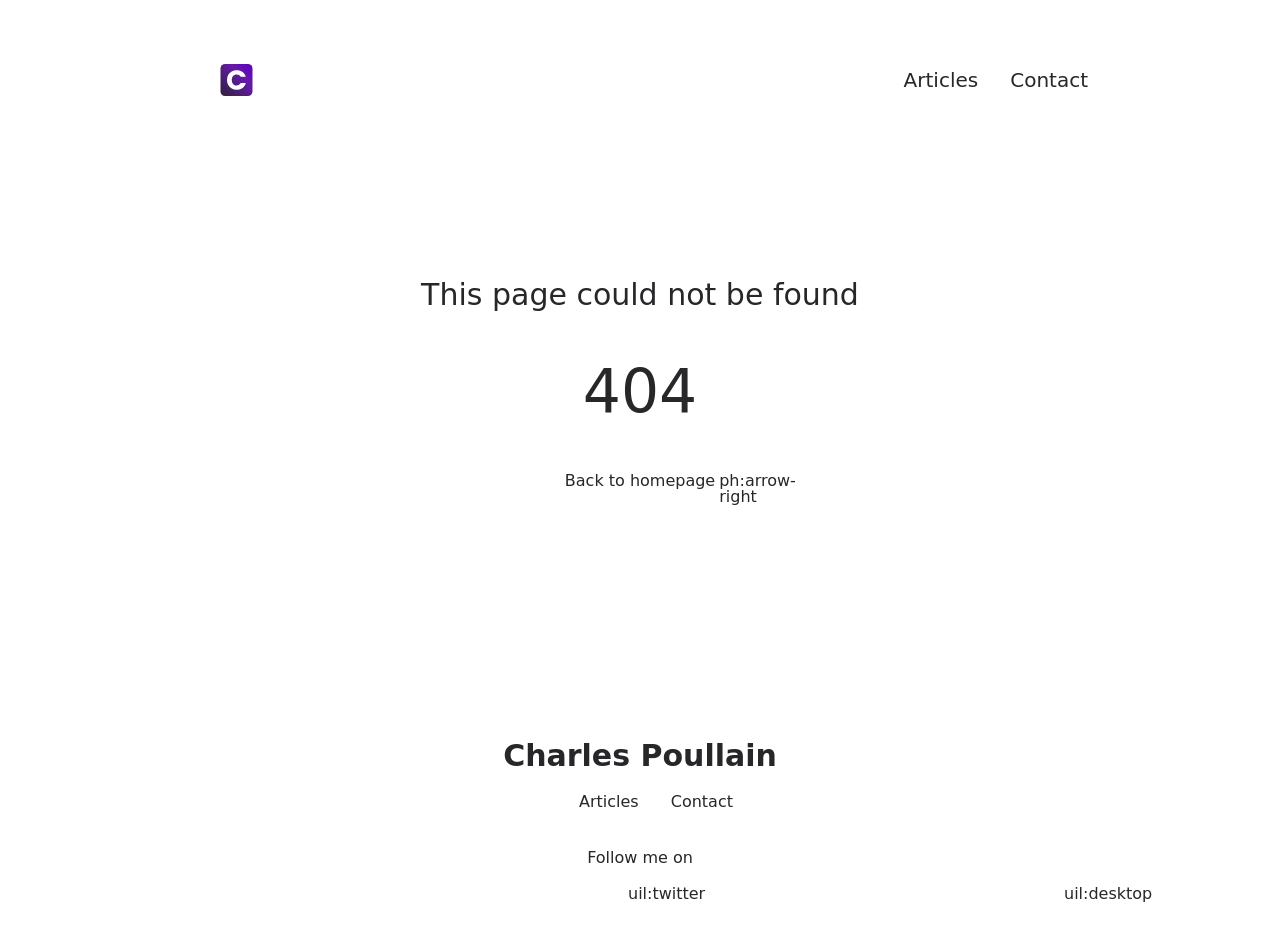
<file: 200.html>
<!DOCTYPE html><html  lang="en"><head><meta charset="utf-8">
<meta name="viewport" content="width=device-width, initial-scale=1">
<link rel="stylesheet" href="/_nuxt/entry.Cf_NfQ_y.css">
<link rel="modulepreload" as="script" crossorigin href="/_nuxt/CAMGwU_J.js">
<link rel="prefetch" as="style" href="/_nuxt/article.DDlxgXvj.css">
<link rel="prefetch" as="style" href="/_nuxt/ProseA.D4RtImXF.css">
<link rel="prefetch" as="script" crossorigin href="/_nuxt/B0JIAukR.js">
<link rel="prefetch" as="script" crossorigin href="/_nuxt/BTtt0R2O.js">
<link rel="prefetch" as="script" crossorigin href="/_nuxt/BcWussCh.js">
<link rel="prefetch" as="script" crossorigin href="/_nuxt/BiGnFL3H.js">
<link rel="prefetch" as="script" crossorigin href="/_nuxt/CGOqFoQv.js">
<link rel="prefetch" as="script" crossorigin href="/_nuxt/I08NBmEu.js">
<link rel="prefetch" as="style" href="/_nuxt/useStudio.DzA-IoZ4.css">
<link rel="prefetch" as="script" crossorigin href="/_nuxt/C799SneU.js">
<link rel="prefetch" as="style" href="/_nuxt/error-404.D2gJf3ut.css">
<link rel="prefetch" as="script" crossorigin href="/_nuxt/Bg-FLVce.js">
<link rel="prefetch" as="style" href="/_nuxt/error-500.DdUW5Esy.css">
<link rel="prefetch" as="script" crossorigin href="/_nuxt/CoQHy5Qu.js">
<script type="module" src="/_nuxt/CAMGwU_J.js" crossorigin></script><style id="pinceau-runtime-hydratable">undefined</style><style id="pinceau-theme">@media { :root {--pinceau-mq: initial; --alpine-readableLine: 68ch;--alpine-backdrop-backgroundColor: #f4f4f5b3;--prose-code-inline-padding: 0.2rem 0.375rem 0.2rem 0.375rem;--prose-code-block-backdropFilter: contrast(1);--prose-code-block-border-style: solid;--prose-code-block-border-width: 1px;--prose-tbody-tr-borderBottom-style: dashed;--prose-tbody-tr-borderBottom-width: 1px;--prose-th-textAlign: inherit;--prose-thead-borderBottom-style: solid;--prose-thead-borderBottom-width: 1px;--prose-thead-border-style: solid;--prose-thead-border-width: 0px;--prose-table-textAlign: start;--prose-hr-width: 1px;--prose-hr-style: solid;--prose-li-listStylePosition: outside;--prose-ol-li-markerColor: currentColor;--prose-ol-paddingInlineStart: 21px;--prose-ol-listStyleType: decimal;--prose-ul-li-markerColor: currentColor;--prose-ul-paddingInlineStart: 21px;--prose-ul-listStyleType: disc;--prose-blockquote-border-style: solid;--prose-blockquote-border-width: 4px;--prose-blockquote-quotes: '201C' '201D' '2018' '2019';--prose-blockquote-paddingInlineStart: 24px;--prose-a-code-color-hover: currentColor;--prose-a-code-color-static: currentColor;--prose-a-hasCode-borderBottom: none;--prose-a-border-distance: 2px;--prose-a-border-color-hover: currentColor;--prose-a-border-color-static: currentColor;--prose-a-border-style-hover: solid;--prose-a-border-style-static: dashed;--prose-a-border-width: 1px;--prose-a-color-static: inherit;--prose-a-textDecoration: none;--prose-h6-margin: 3rem 0 2rem;--prose-h5-margin: 3rem 0 2rem;--prose-h4-margin: 3rem 0 2rem;--prose-h3-margin: 3rem 0 2rem;--prose-h2-margin: 3rem 0 2rem;--prose-h1-margin: 0 0 2rem;--prose-p-fontSize: 18px;--typography-lead-loose: 2;--typography-lead-relaxed: 1.625;--typography-lead-normal: 1.5;--typography-lead-snug: 1.375;--typography-lead-tight: 1.25;--typography-lead-none: 1;--typography-lead-10: 2.5rem;--typography-lead-9: 2.25rem;--typography-lead-8: 2rem;--typography-lead-7: 1.75rem;--typography-lead-6: 1.5rem;--typography-lead-5: 1.25rem;--typography-lead-4: 1rem;--typography-lead-3: .75rem;--typography-lead-2: .5rem;--typography-lead-1: .025rem;--typography-fontWeight-black: 900;--typography-fontWeight-extrabold: 800;--typography-fontWeight-bold: 700;--typography-fontWeight-semibold: 600;--typography-fontWeight-medium: 500;--typography-fontWeight-normal: 400;--typography-fontWeight-light: 300;--typography-fontWeight-extralight: 200;--typography-fontWeight-thin: 100;--typography-fontSize-9xl: 128px;--typography-fontSize-8xl: 96px;--typography-fontSize-7xl: 72px;--typography-fontSize-6xl: 60px;--typography-fontSize-5xl: 48px;--typography-fontSize-4xl: 36px;--typography-fontSize-3xl: 30px;--typography-fontSize-2xl: 24px;--typography-fontSize-xl: 20px;--typography-fontSize-lg: 18px;--typography-fontSize-base: 16px;--typography-fontSize-sm: 14px;--typography-fontSize-xs: 12px;--typography-letterSpacing-wide: 0.025em;--typography-letterSpacing-tight: -0.025em;--typography-verticalMargin-base: 24px;--typography-verticalMargin-sm: 16px;--elements-border-secondary-hover: [object Object];--elements-backdrop-background: #fffc;--elements-backdrop-filter: saturate(200%) blur(20px);--elements-container-maxWidth: 64rem;--lead-loose: 2;--lead-relaxed: 1.625;--lead-normal: 1.5;--lead-snug: 1.375;--lead-tight: 1.25;--lead-none: 1;--lead-10: 2.5rem;--lead-9: 2.25rem;--lead-8: 2rem;--lead-7: 1.75rem;--lead-6: 1.5rem;--lead-5: 1.25rem;--lead-4: 1rem;--lead-3: .75rem;--lead-2: .5rem;--lead-1: .025rem;--letterSpacing-widest: 0.1em;--letterSpacing-wider: 0.05em;--letterSpacing-wide: 0.025em;--letterSpacing-normal: 0em;--letterSpacing-tight: -0.025em;--letterSpacing-tighter: -0.05em;--fontSize-9xl: 8rem;--fontSize-8xl: 6rem;--fontSize-7xl: 4.5rem;--fontSize-6xl: 3.75rem;--fontSize-5xl: 3rem;--fontSize-4xl: 2.25rem;--fontSize-3xl: 1.875rem;--fontSize-2xl: 1.5rem;--fontSize-xl: 1.25rem;--fontSize-lg: 1.125rem;--fontSize-base: 1rem;--fontSize-sm: 0.875rem;--fontSize-xs: 0.75rem;--fontWeight-black: 900;--fontWeight-extrabold: 800;--fontWeight-bold: 700;--fontWeight-semibold: 600;--fontWeight-medium: 500;--fontWeight-normal: 400;--fontWeight-light: 300;--fontWeight-extralight: 200;--fontWeight-thin: 100;--font-mono: ui-monospace, SFMono-Regular, Menlo, Monaco, Consolas, Liberation Mono, Courier New, monospace;--font-serif: ui-serif, Georgia, Cambria, Times New Roman, Times, serif;--font-sans: ui-sans-serif, system-ui, -apple-system, BlinkMacSystemFont, Segoe UI, Roboto, Helvetica Neue, Arial, Noto Sans, sans-serif, Apple Color Emoji, Segoe UI Emoji, Segoe UI Symbol, Noto Color Emoji;--opacity-total: 1;--opacity-high: 0.8;--opacity-medium: 0.5;--opacity-soft: 0.3;--opacity-light: 0.15;--opacity-bright: 0.1;--opacity-noOpacity: 0;--borderWidth-lg: 3px;--borderWidth-md: 2px;--borderWidth-sm: 1px;--borderWidth-noBorder: 0;--space-rem-875: 0.875rem;--space-rem-625: 0.625rem;--space-rem-375: 0.375rem;--space-rem-125: 0.125rem;--space-px: 1px;--space-128: 32rem;--space-96: 24rem;--space-80: 20rem;--space-72: 18rem;--space-64: 16rem;--space-60: 15rem;--space-56: 14rem;--space-52: 13rem;--space-48: 12rem;--space-44: 11rem;--space-40: 10rem;--space-36: 9rem;--space-32: 8rem;--space-28: 7rem;--space-24: 6rem;--space-20: 5rem;--space-16: 4rem;--space-14: 3.5rem;--space-12: 3rem;--space-11: 2.75rem;--space-10: 2.5rem;--space-9: 2.25rem;--space-8: 2rem;--space-7: 1.75rem;--space-6: 1.5rem;--space-5: 1.25rem;--space-4: 1rem;--space-3: 0.75rem;--space-2: 0.5rem;--space-1: 0.25rem;--space-0: 0px;--size-full: 100%;--size-7xl: 80rem;--size-6xl: 72rem;--size-5xl: 64rem;--size-4xl: 56rem;--size-3xl: 48rem;--size-2xl: 42rem;--size-xl: 36rem;--size-lg: 32rem;--size-md: 28rem;--size-sm: 24rem;--size-xs: 20rem;--size-200: 200px;--size-104: 104px;--size-80: 80px;--size-64: 64px;--size-56: 56px;--size-48: 48px;--size-40: 40px;--size-32: 32px;--size-24: 24px;--size-20: 20px;--size-16: 16px;--size-12: 12px;--size-8: 8px;--size-6: 6px;--size-4: 4px;--size-2: 2px;--size-0: 0px;--radii-full: 9999px;--radii-3xl: 1.75rem;--radii-2xl: 1.5rem;--radii-xl: 1rem;--radii-lg: 0.75rem;--radii-md: 0.5rem;--radii-sm: 0.375rem;--radii-xs: 0.25rem;--radii-2xs: 0.125rem;--radii-none: 0px;--shadow-none: 0px 0px 0px 0px transparent;--shadow-lg: 0px 10px 15px -3px #000000, 0px 4px 6px -4px #000000;--shadow-md: 0px 4px 6px -1px #000000, 0px 2px 4px -2px #000000;--shadow-sm: 0px 1px 3px 0px #000000, 0px 1px 2px -1px #000000;--shadow-xs: 0px 1px 2px 0px #000000;--height-screen: 100vh;--width-screen: 100vw;--color-primary-900: #002e38;--color-primary-800: #005c70;--color-primary-700: #008aa9;--color-primary-600: #00b9e1;--color-primary-500: #1ad6ff;--color-primary-400: #40ddff;--color-primary-300: #66e4ff;--color-primary-200: #8deaff;--color-primary-100: #b3f1ff;--color-primary-50: #d9f8ff;--color-ruby-900: #380011;--color-ruby-800: #700021;--color-ruby-700: #a90032;--color-ruby-600: #e10043;--color-ruby-500: #ff1a5e;--color-ruby-400: #ff4079;--color-ruby-300: #ff6694;--color-ruby-200: #ff8dae;--color-ruby-100: #ffb3c9;--color-ruby-50: #ffd9e4;--color-pink-900: #380025;--color-pink-800: #70004b;--color-pink-700: #a90070;--color-pink-600: #e10095;--color-pink-500: #ff1ab2;--color-pink-400: #ff40bf;--color-pink-300: #ff66cc;--color-pink-200: #ff8dd8;--color-pink-100: #ffb3e5;--color-pink-50: #ffd9f2;--color-purple-900: #190038;--color-purple-800: #330070;--color-purple-700: #4c00a9;--color-purple-600: #6500e1;--color-purple-500: #811aff;--color-purple-400: #9640ff;--color-purple-300: #ab66ff;--color-purple-200: #c08dff;--color-purple-100: #d5b3ff;--color-purple-50: #ead9ff;--color-royalblue-900: #0b0531;--color-royalblue-800: #160a62;--color-royalblue-700: #211093;--color-royalblue-600: #2c15c4;--color-royalblue-500: #4127e8;--color-royalblue-400: #614bec;--color-royalblue-300: #806ff0;--color-royalblue-200: #a093f3;--color-royalblue-100: #c0b7f7;--color-royalblue-50: #dfdbfb;--color-indigoblue-900: #001238;--color-indigoblue-800: #002370;--color-indigoblue-700: #0035a9;--color-indigoblue-600: #0047e1;--color-indigoblue-500: #1a62ff;--color-indigoblue-400: #407cff;--color-indigoblue-300: #6696ff;--color-indigoblue-200: #8db0ff;--color-indigoblue-100: #b3cbff;--color-indigoblue-50: #d9e5ff;--color-blue-900: #002438;--color-blue-800: #004870;--color-blue-700: #006ca9;--color-blue-600: #0090e1;--color-blue-500: #1aadff;--color-blue-400: #40bbff;--color-blue-300: #66c8ff;--color-blue-200: #8dd6ff;--color-blue-100: #b3e4ff;--color-blue-50: #d9f1ff;--color-lightblue-900: #002e38;--color-lightblue-800: #005c70;--color-lightblue-700: #008aa9;--color-lightblue-600: #00b9e1;--color-lightblue-500: #1ad6ff;--color-lightblue-400: #40ddff;--color-lightblue-300: #66e4ff;--color-lightblue-200: #8deaff;--color-lightblue-100: #b3f1ff;--color-lightblue-50: #d9f8ff;--color-teal-900: #062a28;--color-teal-800: #0b544f;--color-teal-700: #117d77;--color-teal-600: #16a79e;--color-teal-500: #1cd1c6;--color-teal-400: #36e4da;--color-teal-300: #5fe9e1;--color-teal-200: #87efe9;--color-teal-100: #aff4f0;--color-teal-50: #d7faf8;--color-pear-900: #2a2b09;--color-pear-800: #545512;--color-pear-700: #7e801b;--color-pear-600: #a8aa24;--color-pear-500: #d0d32f;--color-pear-400: #d8da52;--color-pear-300: #e0e274;--color-pear-200: #e8e997;--color-pear-100: #eff0ba;--color-pear-50: #f7f8dc;--color-red-900: #380300;--color-red-800: #700700;--color-red-700: #a90a00;--color-red-600: #e10e00;--color-red-500: #ff281a;--color-red-400: #ff4c40;--color-red-300: #ff7066;--color-red-200: #ff948d;--color-red-100: #ffb7b3;--color-red-50: #ffdbd9;--color-orange-900: #381800;--color-orange-800: #702f00;--color-orange-700: #a94700;--color-orange-600: #e15e00;--color-orange-500: #ff7a1a;--color-orange-400: #ff9040;--color-orange-300: #ffa666;--color-orange-200: #ffbd8d;--color-orange-100: #ffd3b3;--color-orange-50: #ffe9d9;--color-yellow-900: #362b03;--color-yellow-800: #6d5605;--color-yellow-700: #a38108;--color-yellow-600: #daac0a;--color-yellow-500: #f5c828;--color-yellow-400: #f7d14c;--color-yellow-300: #f8da70;--color-yellow-200: #fae393;--color-yellow-100: #fcedb7;--color-yellow-50: #fdf6db;--color-green-900: #003f25;--color-green-800: #005e38;--color-green-700: #007e4a;--color-green-600: #009d5d;--color-green-500: #00bd6f;--color-green-400: #00dc82;--color-green-300: #30ffaa;--color-green-200: #83ffcc;--color-green-100: #acffdd;--color-green-50: #d6ffee;--color-gray-900: #18181B;--color-gray-800: #27272A;--color-gray-700: #3f3f46;--color-gray-600: #52525B;--color-gray-500: #71717A;--color-gray-400: #a1a1aa;--color-gray-300: #D4d4d8;--color-gray-200: #e4e4e7;--color-gray-100: #f4f4f5;--color-gray-50: #fafafa;--color-black: #0c0c0d;--color-white: #FFFFFF;--media-portrait: only screen and (orientation: portrait);--media-landscape: only screen and (orientation: landscape);--media-rm: (prefers-reduced-motion: reduce);--media-2xl: (min-width: 1536px);--media-xl: (min-width: 1280px);--media-lg: (min-width: 1024px);--media-md: (min-width: 768px);--media-sm: (min-width: 640px);--media-xs: (min-width: 475px);--alpine-body-color: var(--color-gray-800);--alpine-body-backgroundColor: var(--color-white);--prose-code-inline-fontWeight: var(--typography-fontWeight-normal);--prose-code-inline-fontSize: var(--typography-fontSize-sm);--prose-code-inline-borderRadius: var(--radii-xs);--prose-code-block-pre-padding: var(--typography-verticalMargin-sm);--prose-code-block-margin: var(--typography-verticalMargin-base) 0;--prose-code-block-fontSize: var(--typography-fontSize-sm);--prose-tbody-code-inline-fontSize: var(--typography-fontSize-sm);--prose-tbody-td-padding: var(--typography-verticalMargin-sm);--prose-th-fontWeight: var(--typography-fontWeight-semibold);--prose-th-padding: 0 var(--typography-verticalMargin-sm) var(--typography-verticalMargin-sm) var(--typography-verticalMargin-sm);--prose-table-lineHeight: var(--typography-lead-6);--prose-table-fontSize: var(--typography-fontSize-sm);--prose-table-margin: var(--typography-verticalMargin-base) 0;--prose-hr-margin: var(--typography-verticalMargin-base) 0;--prose-li-margin: var(--typography-verticalMargin-sm) 0;--prose-ol-margin: var(--typography-verticalMargin-base) 0;--prose-ul-margin: var(--typography-verticalMargin-base) 0;--prose-blockquote-margin: var(--typography-verticalMargin-base) 0;--prose-a-code-border-style: var(--prose-a-border-style-static);--prose-a-code-border-width: var(--prose-a-border-width);--prose-a-fontWeight: var(--typography-fontWeight-medium);--prose-img-margin: var(--typography-verticalMargin-base) 0;--prose-strong-fontWeight: var(--typography-fontWeight-semibold);--prose-h6-iconSize: var(--typography-fontSize-base);--prose-h6-fontWeight: var(--typography-fontWeight-semibold);--prose-h6-lineHeight: var(--typography-lead-normal);--prose-h6-fontSize: var(--typography-fontSize-lg);--prose-h5-iconSize: var(--typography-fontSize-lg);--prose-h5-fontWeight: var(--typography-fontWeight-semibold);--prose-h5-lineHeight: var(--typography-lead-snug);--prose-h5-fontSize: var(--typography-fontSize-xl);--prose-h4-iconSize: var(--typography-fontSize-lg);--prose-h4-letterSpacing: var(--typography-letterSpacing-tight);--prose-h4-fontWeight: var(--typography-fontWeight-semibold);--prose-h4-lineHeight: var(--typography-lead-snug);--prose-h4-fontSize: var(--typography-fontSize-2xl);--prose-h3-iconSize: var(--typography-fontSize-xl);--prose-h3-letterSpacing: var(--typography-letterSpacing-tight);--prose-h3-fontWeight: var(--typography-fontWeight-semibold);--prose-h3-lineHeight: var(--typography-lead-snug);--prose-h3-fontSize: var(--typography-fontSize-3xl);--prose-h2-iconSize: var(--typography-fontSize-2xl);--prose-h2-letterSpacing: var(--typography-letterSpacing-tight);--prose-h2-fontWeight: var(--typography-fontWeight-semibold);--prose-h2-lineHeight: var(--typography-lead-tight);--prose-h2-fontSize: var(--typography-fontSize-4xl);--prose-h1-iconSize: var(--typography-fontSize-3xl);--prose-h1-letterSpacing: var(--typography-letterSpacing-tight);--prose-h1-fontWeight: var(--typography-fontWeight-bold);--prose-h1-lineHeight: var(--typography-lead-tight);--prose-h1-fontSize: var(--typography-fontSize-5xl);--prose-p-br-margin: var(--typography-verticalMargin-base) 0 0 0;--prose-p-margin: var(--typography-verticalMargin-base) 0;--prose-p-lineHeight: var(--typography-lead-normal);--typography-color-primary-900: var(--color-primary-900);--typography-color-primary-800: var(--color-primary-800);--typography-color-primary-700: var(--color-primary-700);--typography-color-primary-600: var(--color-primary-600);--typography-color-primary-500: var(--color-primary-500);--typography-color-primary-400: var(--color-primary-400);--typography-color-primary-300: var(--color-primary-300);--typography-color-primary-200: var(--color-primary-200);--typography-color-primary-100: var(--color-primary-100);--typography-color-primary-50: var(--color-primary-50);--typography-font-code: var(--font-mono);--typography-font-body: var(--font-sans);--typography-font-display: var(--font-sans);--typography-body-backgroundColor: var(--color-white);--typography-body-color: var(--color-black);--elements-state-danger-borderColor-secondary: var(--color-red-200);--elements-state-danger-borderColor-primary: var(--color-red-100);--elements-state-danger-backgroundColor-secondary: var(--color-red-100);--elements-state-danger-backgroundColor-primary: var(--color-red-50);--elements-state-danger-color-secondary: var(--color-red-600);--elements-state-danger-color-primary: var(--color-red-500);--elements-state-warning-borderColor-secondary: var(--color-yellow-200);--elements-state-warning-borderColor-primary: var(--color-yellow-100);--elements-state-warning-backgroundColor-secondary: var(--color-yellow-100);--elements-state-warning-backgroundColor-primary: var(--color-yellow-50);--elements-state-warning-color-secondary: var(--color-yellow-700);--elements-state-warning-color-primary: var(--color-yellow-600);--elements-state-success-borderColor-secondary: var(--color-green-200);--elements-state-success-borderColor-primary: var(--color-green-100);--elements-state-success-backgroundColor-secondary: var(--color-green-100);--elements-state-success-backgroundColor-primary: var(--color-green-50);--elements-state-success-color-secondary: var(--color-green-600);--elements-state-success-color-primary: var(--color-green-500);--elements-state-info-borderColor-secondary: var(--color-blue-200);--elements-state-info-borderColor-primary: var(--color-blue-100);--elements-state-info-backgroundColor-secondary: var(--color-blue-100);--elements-state-info-backgroundColor-primary: var(--color-blue-50);--elements-state-info-color-secondary: var(--color-blue-600);--elements-state-info-color-primary: var(--color-blue-500);--elements-state-primary-borderColor-secondary: var(--color-primary-200);--elements-state-primary-borderColor-primary: var(--color-primary-100);--elements-state-primary-backgroundColor-secondary: var(--color-primary-100);--elements-state-primary-backgroundColor-primary: var(--color-primary-50);--elements-state-primary-color-secondary: var(--color-primary-700);--elements-state-primary-color-primary: var(--color-primary-600);--elements-surface-secondary-backgroundColor: var(--color-gray-200);--elements-surface-primary-backgroundColor: var(--color-gray-100);--elements-surface-background-base: var(--color-gray-100);--elements-border-secondary-static: var(--color-gray-200);--elements-border-primary-hover: var(--color-gray-200);--elements-border-primary-static: var(--color-gray-100);--elements-container-padding-md: var(--space-16);--elements-container-padding-sm: var(--space-12);--elements-container-padding-xs: var(--space-8);--elements-container-padding-mobile: var(--space-6);--elements-text-secondary-color-hover: var(--color-gray-700);--elements-text-secondary-color-static: var(--color-gray-500);--elements-text-primary-color-static: var(--color-gray-900);--text-6xl-lineHeight: var(--lead-none);--text-6xl-fontSize: var(--fontSize-6xl);--text-5xl-lineHeight: var(--lead-none);--text-5xl-fontSize: var(--fontSize-5xl);--text-4xl-lineHeight: var(--lead-10);--text-4xl-fontSize: var(--fontSize-4xl);--text-3xl-lineHeight: var(--lead-9);--text-3xl-fontSize: var(--fontSize-3xl);--text-2xl-lineHeight: var(--lead-8);--text-2xl-fontSize: var(--fontSize-2xl);--text-xl-lineHeight: var(--lead-7);--text-xl-fontSize: var(--fontSize-xl);--text-lg-lineHeight: var(--lead-7);--text-lg-fontSize: var(--fontSize-lg);--text-base-lineHeight: var(--lead-6);--text-base-fontSize: var(--fontSize-base);--text-sm-lineHeight: var(--lead-5);--text-sm-fontSize: var(--fontSize-sm);--text-xs-lineHeight: var(--lead-4);--text-xs-fontSize: var(--fontSize-xs);--shadow-2xl: 0px 25px 50px -12px var(--color-gray-900);--shadow-xl: 0px 20px 25px -5px var(--color-gray-400), 0px 8px 10px -6px #000000;--color-secondary-900: var(--color-gray-900);--color-secondary-800: var(--color-gray-800);--color-secondary-700: var(--color-gray-700);--color-secondary-600: var(--color-gray-600);--color-secondary-500: var(--color-gray-500);--color-secondary-400: var(--color-gray-400);--color-secondary-300: var(--color-gray-300);--color-secondary-200: var(--color-gray-200);--color-secondary-100: var(--color-gray-100);--color-secondary-50: var(--color-gray-50);--prose-a-code-background-hover: var(--typography-color-primary-50);--prose-a-code-border-color-hover: var(--typography-color-primary-500);--prose-a-color-hover: var(--typography-color-primary-500);--typography-color-secondary-900: var(--color-secondary-900);--typography-color-secondary-800: var(--color-secondary-800);--typography-color-secondary-700: var(--color-secondary-700);--typography-color-secondary-600: var(--color-secondary-600);--typography-color-secondary-500: var(--color-secondary-500);--typography-color-secondary-400: var(--color-secondary-400);--typography-color-secondary-300: var(--color-secondary-300);--typography-color-secondary-200: var(--color-secondary-200);--typography-color-secondary-100: var(--color-secondary-100);--typography-color-secondary-50: var(--color-secondary-50);--prose-code-inline-backgroundColor: var(--typography-color-secondary-100);--prose-code-inline-color: var(--typography-color-secondary-700);--prose-code-block-backgroundColor: var(--typography-color-secondary-100);--prose-code-block-color: var(--typography-color-secondary-700);--prose-code-block-border-color: var(--typography-color-secondary-200);--prose-tbody-tr-borderBottom-color: var(--typography-color-secondary-200);--prose-th-color: var(--typography-color-secondary-600);--prose-thead-borderBottom-color: var(--typography-color-secondary-200);--prose-thead-border-color: var(--typography-color-secondary-300);--prose-hr-color: var(--typography-color-secondary-200);--prose-blockquote-border-color: var(--typography-color-secondary-200);--prose-blockquote-color: var(--typography-color-secondary-500);--prose-a-code-border-color-static: var(--typography-color-secondary-400); } }@media { :root.dark {--pinceau-mq: dark; --alpine-backdrop-backgroundColor: #18181bb3;--prose-code-block-backdropFilter: contrast(1);--prose-ol-li-markerColor: currentColor;--prose-ul-li-markerColor: currentColor;--prose-a-code-color-hover: currentColor;--prose-a-code-color-static: currentColor;--prose-a-border-color-hover: currentColor;--prose-a-border-color-static: currentColor;--prose-a-color-static: inherit;--elements-backdrop-background: #0c0d0ccc;--alpine-body-color: var(--color-gray-200);--alpine-body-backgroundColor: var(--color-black);--typography-body-backgroundColor: var(--color-black);--typography-body-color: var(--color-white);--elements-state-danger-borderColor-secondary: var(--color-red-700);--elements-state-danger-borderColor-primary: var(--color-red-800);--elements-state-danger-backgroundColor-secondary: var(--color-red-800);--elements-state-danger-backgroundColor-primary: var(--color-red-900);--elements-state-danger-color-secondary: var(--color-red-200);--elements-state-danger-color-primary: var(--color-red-300);--elements-state-warning-borderColor-secondary: var(--color-yellow-700);--elements-state-warning-borderColor-primary: var(--color-yellow-800);--elements-state-warning-backgroundColor-secondary: var(--color-yellow-800);--elements-state-warning-backgroundColor-primary: var(--color-yellow-900);--elements-state-warning-color-secondary: var(--color-yellow-200);--elements-state-warning-color-primary: var(--color-yellow-400);--elements-state-success-borderColor-secondary: var(--color-green-700);--elements-state-success-borderColor-primary: var(--color-green-800);--elements-state-success-backgroundColor-secondary: var(--color-green-800);--elements-state-success-backgroundColor-primary: var(--color-green-900);--elements-state-success-color-secondary: var(--color-green-200);--elements-state-success-color-primary: var(--color-green-400);--elements-state-info-borderColor-secondary: var(--color-blue-700);--elements-state-info-borderColor-primary: var(--color-blue-800);--elements-state-info-backgroundColor-secondary: var(--color-blue-800);--elements-state-info-backgroundColor-primary: var(--color-blue-900);--elements-state-info-color-secondary: var(--color-blue-200);--elements-state-info-color-primary: var(--color-blue-400);--elements-state-primary-borderColor-secondary: var(--color-primary-700);--elements-state-primary-borderColor-primary: var(--color-primary-800);--elements-state-primary-backgroundColor-secondary: var(--color-primary-800);--elements-state-primary-backgroundColor-primary: var(--color-primary-900);--elements-state-primary-color-secondary: var(--color-primary-200);--elements-state-primary-color-primary: var(--color-primary-400);--elements-surface-secondary-backgroundColor: var(--color-gray-800);--elements-surface-primary-backgroundColor: var(--color-gray-900);--elements-surface-background-base: var(--color-gray-900);--elements-border-secondary-static: var(--color-gray-800);--elements-border-primary-hover: var(--color-gray-800);--elements-border-primary-static: var(--color-gray-900);--elements-text-secondary-color-hover: var(--color-gray-200);--elements-text-secondary-color-static: var(--color-gray-400);--elements-text-primary-color-static: var(--color-gray-50);--prose-a-code-background-hover: var(--typography-color-primary-900);--prose-a-code-border-color-hover: var(--typography-color-primary-600);--prose-a-color-hover: var(--typography-color-primary-400);--prose-code-inline-backgroundColor: var(--typography-color-secondary-800);--prose-code-inline-color: var(--typography-color-secondary-200);--prose-code-block-backgroundColor: var(--typography-color-secondary-900);--prose-code-block-color: var(--typography-color-secondary-200);--prose-code-block-border-color: var(--typography-color-secondary-800);--prose-tbody-tr-borderBottom-color: var(--typography-color-secondary-800);--prose-th-color: var(--typography-color-secondary-400);--prose-thead-borderBottom-color: var(--typography-color-secondary-800);--prose-thead-border-color: var(--typography-color-secondary-600);--prose-hr-color: var(--typography-color-secondary-800);--prose-blockquote-border-color: var(--typography-color-secondary-700);--prose-blockquote-color: var(--typography-color-secondary-400);--prose-a-code-border-color-static: var(--typography-color-secondary-600); } }</style><script>"use strict";(()=>{const a=window,e=document.documentElement,c=window.localStorage,d=["dark","light"],n=c&&c.getItem&&c.getItem("nuxt-color-mode")||"system";let l=n==="system"?f():n;const i=e.getAttribute("data-color-mode-forced");i&&(l=i),r(l),a["__NUXT_COLOR_MODE__"]={preference:n,value:l,getColorScheme:f,addColorScheme:r,removeColorScheme:u};function r(o){const t=""+o+"",s="";e.classList?e.classList.add(t):e.className+=" "+t,s&&e.setAttribute("data-"+s,o)}function u(o){const t=""+o+"",s="";e.classList?e.classList.remove(t):e.className=e.className.replace(new RegExp(t,"g"),""),s&&e.removeAttribute("data-"+s)}function m(o){return a.matchMedia("(prefers-color-scheme"+o+")")}function f(){if(a.matchMedia&&m("").media!=="not all"){for(const o of d)if(m(":"+o).matches)return o}return"light"}})();
</script></head><body><div id="__nuxt"></div><div id="teleports"></div><script type="application/json" id="__NUXT_DATA__" data-ssr="false">[{"_errors":1,"serverRendered":2,"data":3,"state":4,"once":5},{},false,{},{},["Set"]]</script>
<script>window.__NUXT__={};window.__NUXT__.config={public:{FORMSPREE_URL:"",plausible:{hashMode:false,trackLocalhost:false,domain:"",apiHost:"https://plausible.io",autoPageviews:true,autoOutboundTracking:false},studio:{apiURL:"https://api.nuxt.studio",iframeMessagingAllowedOrigins:""},mdc:{components:{prose:true,map:{p:"prose-p",a:"prose-a",blockquote:"prose-blockquote","code-inline":"prose-code-inline",code:"ProseCodeInline",em:"prose-em",h1:"prose-h1",h2:"prose-h2",h3:"prose-h3",h4:"prose-h4",h5:"prose-h5",h6:"prose-h6",hr:"prose-hr",img:"prose-img",ul:"prose-ul",ol:"prose-ol",li:"prose-li",strong:"prose-strong",table:"prose-table",thead:"prose-thead",tbody:"prose-tbody",td:"prose-td",th:"prose-th",tr:"prose-tr"}},headings:{anchorLinks:{h1:false,h2:true,h3:true,h4:true,h5:false,h6:false}}},content:{locales:[],defaultLocale:"",integrity:1712231207178,experimental:{stripQueryParameters:false,advanceQuery:false,clientDB:false},respectPathCase:false,api:{baseURL:"/api/_content"},navigation:{fields:["navTitle","layout"]},tags:{p:"prose-p",a:"prose-a",blockquote:"prose-blockquote","code-inline":"prose-code-inline",code:"ProseCodeInline",em:"prose-em",h1:"prose-h1",h2:"prose-h2",h3:"prose-h3",h4:"prose-h4",h5:"prose-h5",h6:"prose-h6",hr:"prose-hr",img:"prose-img",ul:"prose-ul",ol:"prose-ol",li:"prose-li",strong:"prose-strong",table:"prose-table",thead:"prose-thead",tbody:"prose-tbody",td:"prose-td",th:"prose-th",tr:"prose-tr"},highlight:{theme:{default:"github-light",dark:"github-dark"},preload:["json","js","ts","html","css","vue","diff","shell","markdown","yaml","bash","ini","c","cpp"],highlighter:"shiki",langs:["js","jsx","json","ts","tsx","vue","css","html","vue","bash","md","mdc","yaml","json","js","ts","html","css","vue","diff","shell","markdown","yaml","bash","ini","c","cpp"]},wsUrl:"",documentDriven:{page:true,navigation:true,surround:true,globals:{},layoutFallbacks:["theme"],injectPage:true},host:"",trailingSlash:false,search:"",contentHead:true,anchorLinks:{depth:4,exclude:[1]}}},app:{baseURL:"/",buildAssetsDir:"/_nuxt/",cdnURL:""}}</script></body></html>
</file>
<file: _nuxt/entry.Cf_NfQ_y.css>
body{background-color:var(--alpine-body-backgroundColor);color:var(--alpine-body-color)}.light-img{display:block}.dark-img{display:none}@media (prefers-color-scheme:dark){html:not(.light) .dark-img{display:block}html:not(.light) .light-img{display:none}}html.dark .dark-img{display:block}html.dark .light-img{display:none}html{-webkit-font-smoothing:antialiased;-moz-osx-font-smoothing:grayscale}.sr-only{height:1px!important;margin:-1px!important;overflow:hidden!important;padding:0!important;position:absolute!important;width:1px!important;clip:rect(0,0,0,0)!important;border:0!important;white-space:nowrap!important}*,:after,:before{border:0 solid #e5e7eb;border-color:var(--un-default-border-color,#e5e7eb);box-sizing:border-box}:after,:before{--un-content:""}:host,html{line-height:1.5;-webkit-text-size-adjust:100%;font-family:ui-sans-serif,system-ui,sans-serif,Apple Color Emoji,Segoe UI Emoji,Segoe UI Symbol,Noto Color Emoji;font-feature-settings:normal;font-variation-settings:normal;-moz-tab-size:4;-o-tab-size:4;tab-size:4;-webkit-tap-highlight-color:transparent}body{line-height:inherit;margin:0}hr{border-top-width:1px;color:inherit;height:0}abbr:where([title]){-webkit-text-decoration:underline dotted;text-decoration:underline dotted}h1,h2,h3,h4,h5,h6{font-size:inherit;font-weight:inherit}a{color:inherit;text-decoration:inherit}b,strong{font-weight:bolder}code,kbd,pre,samp{font-family:ui-monospace,SFMono-Regular,Menlo,Monaco,Consolas,Liberation Mono,Courier New,monospace;font-feature-settings:normal;font-size:1em;font-variation-settings:normal}small{font-size:80%}sub,sup{font-size:75%;line-height:0;position:relative;vertical-align:baseline}sub{bottom:-.25em}sup{top:-.5em}table{border-collapse:collapse;border-color:inherit;text-indent:0}button,input,optgroup,select,textarea{color:inherit;font-family:inherit;font-feature-settings:inherit;font-size:100%;font-variation-settings:inherit;font-weight:inherit;line-height:inherit;margin:0;padding:0}button,select{text-transform:none}[type=button],[type=reset],[type=submit],button{-webkit-appearance:button;background-color:transparent;background-image:none}:-moz-focusring{outline:auto}:-moz-ui-invalid{box-shadow:none}progress{vertical-align:baseline}::-webkit-inner-spin-button,::-webkit-outer-spin-button{height:auto}[type=search]{-webkit-appearance:textfield;outline-offset:-2px}::-webkit-search-decoration{-webkit-appearance:none}::-webkit-file-upload-button{-webkit-appearance:button;font:inherit}summary{display:list-item}blockquote,dd,dl,figure,h1,h2,h3,h4,h5,h6,hr,p,pre{margin:0}fieldset{margin:0}fieldset,legend{padding:0}menu,ol,ul{list-style:none;margin:0;padding:0}dialog{padding:0}textarea{resize:vertical}input::-moz-placeholder,textarea::-moz-placeholder{color:#9ca3af;opacity:1}input::placeholder,textarea::placeholder{color:#9ca3af;opacity:1}[role=button],button{cursor:pointer}:disabled{cursor:default}audio,canvas,embed,iframe,img,object,svg,video{display:block;vertical-align:middle}img,video{height:auto;max-width:100%}[hidden]{display:none}.nuxt-progress{background:repeating-linear-gradient(90deg,#00dc82 0,#34cdfe 50%,#0047e1);left:0;opacity:1;position:fixed;right:0;top:0;transition:width .1s,height .4s,opacity .4s;width:0;z-index:999999}nav ul[data-v-123d1faa]{display:flex;flex-direction:column;gap:var(--space-4);justify-content:center;width:100%}@media (min-width:640px){nav ul[data-v-123d1faa]{flex-direction:row;gap:var(--space-8)}}nav ul a[data-v-123d1faa]{position:relative}nav ul a.router-link-active[data-v-123d1faa]{color:var(--color-primary-500)}nav ul a .underline-fx[data-v-123d1faa]{background-color:currentColor;bottom:-4px;height:1px;position:absolute;transition:width .2s ease-in-out;width:0}a:hover :is(nav ul a .underline-fx):is(nav ul a .underline-fx[data-v-123d1faa]){width:100%}header[data-v-d0bc1945]{--header-padding:var(--space-16);--logo-height:var(--space-8);align-items:center;display:grid;gap:var(--space-4);grid-template-columns:repeat(12,minmax(0,1fr));padding-bottom:var(--header-padding);padding-top:var(--header-padding);position:relative}header .menu[data-v-d0bc1945]{display:flex;position:absolute}header .menu[data-v-d0bc1945] :hover{color:var(--color-primary-500)}.left :is(header .menu):is(header .menu[data-v-d0bc1945]){right:0}@media (min-width:640px){header .menu[data-v-d0bc1945]{display:none}}header .overlay[data-v-d0bc1945]{-webkit-backdrop-filter:blur(20px);backdrop-filter:blur(20px);background-color:var(--alpine-backdrop-backgroundColor);border:1px solid var(--color-gray-200);border-radius:var(--radii-md);font-size:var(--text-lg-fontSize);font-weight:var(--fontWeight-medium);line-height:var(--text-lg-lineHeight);padding:var(--space-6);padding-right:var(--space-24);perspective:2000px;position:absolute;top:calc(var(--header-padding) + var(--logo-height) + var(--space-2));transform-origin:top;transition:all .25s;will-change:opacity,transform}header .overlay[data-v-d0bc1945]:not(.show){opacity:0;transform:translateY(-10px) rotateY(-8deg) rotateX(-20deg)}.left :is(header .overlay:not(.show)):is(header .overlay[data-v-d0bc1945]:not(.show)){transform:translateY(-10px) rotateY(8deg) rotateX(-20deg)}header .overlay[data-v-d0bc1945]:not(.show){pointer-events:none}.left :is(header .overlay):is(header .overlay[data-v-d0bc1945]){padding:var(--space-6);padding-left:var(--space-16);right:0;text-align:right}@media (min-width:640px){header .overlay[data-v-d0bc1945]{display:none}}:root.dark header .overlay[data-v-d0bc1945]{border-color:var(--color-gray-800)}header .logo[data-v-d0bc1945]{display:flex;grid-column:span 12/span 12;height:var(--logo-height)}header .logo a[data-v-d0bc1945]{display:flex}.center :is(header .logo):is(header .logo[data-v-d0bc1945]){grid-column:span 12/span 12;justify-content:center}.right :is(header .logo):is(header .logo[data-v-d0bc1945]){justify-content:flex-end}@media (min-width:640px){header .logo[data-v-d0bc1945]{grid-column:span 4/span 4;grid-column-start:auto}.right :is(header .logo):is(header .logo[data-v-d0bc1945]){order:2}}header .logo .fallback[data-v-d0bc1945]{font-size:var(--text-2xl-fontSize);font-weight:var(--fontWeight-semibold);line-height:var(--text-2xl-lineHeight)}header .main-nav[data-v-d0bc1945]{display:none}@media (min-width:640px){header .main-nav[data-v-d0bc1945]{display:flex;font-size:var(--text-xl-fontSize);font-weight:var(--fontWeight-medium);grid-column:span 8/span 8;line-height:var(--text-xl-lineHeight)}.center :is(header .main-nav):is(header .main-nav[data-v-d0bc1945]){grid-column:span 12/span 12;justify-content:center}.right :is(header .main-nav):is(header .main-nav[data-v-d0bc1945]){justify-content:flex-start}.left :is(header .main-nav):is(header .main-nav[data-v-d0bc1945]){justify-content:flex-end}}.icon[data-v-bcfe47ef]{display:inline-block;vertical-align:middle}a[data-v-c0f4561d]{--social-icon-size:24px;display:flex;height:24px;height:var(--social-icon-size);width:24px;width:var(--social-icon-size)}a[data-v-c0f4561d] :hover{color:var(--color-primary-500)}a svg[data-v-c0f4561d]{height:100%;width:100%}button[data-v-af61cf03]{display:flex;--color-mode-switcher-size:24px;height:24px;height:var(--color-mode-switcher-size);width:24px;width:var(--color-mode-switcher-size)}button[data-v-af61cf03] :hover{color:var(--color-primary-500)}button svg[data-v-af61cf03]{height:100%;width:100%}footer[data-v-7bb04f1a]{align-items:center;display:flex;flex-direction:column;margin-top:var(--space-24);padding-bottom:var(--space-8);padding-top:var(--space-8)}footer.left[data-v-7bb04f1a]{align-items:flex-start}footer.right[data-v-7bb04f1a]{align-items:flex-end}@media (min-width:768px){footer[data-v-7bb04f1a]{min-height:var(--space-36)}}footer .credits[data-v-7bb04f1a]{font-size:var(--text-3xl-fontSize);font-weight:var(--fontWeight-bold);line-height:var(--text-3xl-lineHeight);margin-bottom:var(--space-4)}footer .navigation[data-v-7bb04f1a]{display:none}@media (min-width:640px){footer .navigation[data-v-7bb04f1a]{display:flex;font-size:var(--text-base-fontSize);font-weight:var(--fontWeight-medium);line-height:var(--text-base-lineHeight);margin-bottom:var(--space-8)}}footer .message[data-v-7bb04f1a]{margin-bottom:var(--space-4);text-align:center}footer .icons[data-v-7bb04f1a]{display:grid;gap:var(--space-4);grid-template-columns:repeat(12,minmax(0,1fr));width:100%}.left :is(footer .icons):is(footer .icons[data-v-7bb04f1a]){align-items:center;display:flex;justify-content:space-between}.right :is(footer .icons):is(footer .icons[data-v-7bb04f1a]){align-items:center;display:flex;flex-direction:row-reverse;justify-content:space-between}footer .icons .social[data-v-7bb04f1a]{display:flex;gap:var(--space-4);grid-column:span 12/span 12;justify-content:center}@media (min-width:475px){footer .icons .social[data-v-7bb04f1a]{grid-column:span 4/span 4;grid-column-start:5}}footer .icons .color-mode-switch[data-v-7bb04f1a]{display:flex;grid-column:span 12/span 12;justify-content:center}@media (min-width:475px){footer .icons .color-mode-switch[data-v-7bb04f1a]{grid-column:span 2/span 2;grid-column-start:11;justify-content:flex-end}}.container[data-v-aa14d472]{margin-inline-end:auto;margin-inline-start:auto;width:100%}.app-layout[data-v-92754a60]{min-width:var(--size-xs)}html{font-family:var(--font-sans)}
</file>
<file: _nuxt/DocumentDrivenNotFound.rp24EwsG.css>
section[data-v-d8318606]{align-items:center;display:flex;flex-direction:column;justify-content:center;min-height:50vh}section .message[data-v-d8318606]{font-size:var(--text-3xl-fontSize);font-weight:var(--fontWeight-medium);line-height:var(--text-3xl-lineHeight)}section .status[data-v-d8318606]{font-size:var(--text-6xl-fontSize);line-height:var(--text-6xl-lineHeight);margin-bottom:var(--space-12);margin-top:var(--space-12)}section a[data-v-d8318606]{align-items:center;display:flex;position:relative}section a .icon[data-v-d8318606]{height:var(--space-5);position:absolute;right:calc(0px - var(--space-1));transform:translate(100%);width:var(--space-5)}
</file>
<file: _nuxt/Hero.C7WcCOdx.css>
.hero .layout[data-v-40d086fc]{display:grid;gap:var(--space-8);grid-template-columns:repeat(1,minmax(0,1fr))}@media (min-width:1024px){.hero .layout[data-v-40d086fc]{grid-template-columns:repeat(2,minmax(0,1fr))}}.hero .layout .title[data-v-40d086fc]{font-size:var(--text-4xl-fontSize);font-weight:var(--fontWeight-bold);line-height:var(--text-4xl-lineHeight)}.hero .layout .description[data-v-40d086fc]{font-size:var(--text-xl-fontSize);line-height:var(--text-xl-lineHeight);margin-top:var(--space-3)}.hero .layout img[data-v-40d086fc]{aspect-ratio:16/9;border-radius:var(--radii-md);-o-object-fit:cover;object-fit:cover;width:100%}.hero .layout img.left[data-v-40d086fc]{order:-1}
</file>
<file: _nuxt/ProseUl.DHJO0aAw.css>
ul[data-v-b270097d]{font-family:var(--typography-font-body);list-style-type:var(--prose-ul-listStyleType);margin:var(--prose-ul-margin);padding-inline-start:var(--prose-ul-paddingInlineStart)}ul[data-v-b270097d]>li::marker{color:var(--prose-ul-li-markerColor)}ul[data-v-b270097d]>li ol,ul[data-v-b270097d]>li ul{margin:0}
</file>
<file: _nuxt/ProseLi.BBHBJ5vz.css>
li[data-v-1b097e8e]{font-family:var(--typography-font-body);list-style-position:var(--prose-li-listStylePosition);margin:var(--prose-li-margin)}
</file>
<file: _nuxt/ProseP.Dp1dLVOK.css>
p[data-v-e44be016]{font-family:var(--typography-font-body);font-size:var(--prose-p-fontSize);line-height:var(--prose-p-lineHeight);margin:var(--prose-p-margin)}p[data-v-e44be016] br{content:"";display:block;margin:var(--prose-p-br-margin)}
</file>
<file: _nuxt/Gallery.CQpQEoyY.css>
.gallery .layout[data-v-ac17db30]{display:grid;gap:var(--space-8);margin-bottom:var(--space-16);margin-top:var(--space-16);--cols:1;grid-template-columns:repeat(1,minmax(0,1fr));grid-template-columns:repeat(var(--cols),minmax(0,1fr))}@media (min-width:768px){.gallery .layout[data-v-ac17db30]{--cols:var(---6-li-cols)}}.gallery .layout img[data-v-ac17db30]{aspect-ratio:16/9;border-radius:var(--radii-md);-o-object-fit:cover;object-fit:cover;width:100%}
</file>
<file: _nuxt/article.DDlxgXvj.css>
article[data-v-aedb0a41]{margin-left:auto;margin-right:auto;max-width:var(--alpine-readableLine);padding-bottom:var(--space-4);padding-top:var(--space-4)}@media (min-width:640px){article[data-v-aedb0a41]{padding-bottom:var(--space-12);padding-top:var(--space-12)}}article .back[data-v-aedb0a41]{align-items:center;border-bottom:1px solid var(--elements-border-secondary-static);display:inline-flex;font-size:var(--text-lg-fontSize)}article .back[data-v-aedb0a41] svg{height:var(--size-16);margin-right:var(--space-2);width:var(--size-16)}article header[data-v-aedb0a41]{margin-bottom:var(--space-12);margin-top:var(--space-16)}article .title[data-v-aedb0a41]{font-size:var(--text-5xl-fontSize);font-weight:var(--fontWeight-semibold);line-height:var(--text-5xl-lineHeight);margin-bottom:var(--space-4)}article time[data-v-aedb0a41]{color:var(--elements-text-secondary-color-static)}article .prose .back-to-top[data-v-aedb0a41]{align-items:center;display:flex;justify-content:flex-end;width:100%}article .prose .back-to-top a[data-v-aedb0a41]{cursor:pointer;font-size:var(--text-lg-fontSize)}article .prose[data-v-aedb0a41] h1{display:none}
</file>
<file: _nuxt/ProseA.D4RtImXF.css>
a[data-v-3b8bd91a]{border-bottom:var(--prose-a-border-width) var(--prose-a-border-style-static) var(--prose-a-border-color-static);color:var(--prose-a-color-static);font-family:var(--typography-font-body);font-weight:var(--prose-a-fontWeight);padding-bottom:var(--prose-a-border-distance);-webkit-text-decoration:var(--prose-a-textDecoration);text-decoration:var(--prose-a-textDecoration)}a[data-v-3b8bd91a]:hover{border-color:var(--prose-a-border-color-hover);border-style:var(--prose-a-border-style-hover);color:var(--prose-a-color-hover)}a[data-v-3b8bd91a]:has(img){border-width:0}a[data-v-3b8bd91a]:has(code){border-bottom:var(--prose-a-hasCode-borderBottom)}a[data-v-3b8bd91a]:has(code) code{border-color:var(--prose-a-code-border-color-static);border-style:var(--prose-a-code-border-style);border-width:var(--prose-a-code-border-width);color:var(--prose-a-code-color-static)}a[data-v-3b8bd91a]:has(code):hover{border-bottom:var(--prose-a-hasCode-borderBottom)}a[data-v-3b8bd91a]:has(code):hover code{background-color:var(--prose-a-code-background-hover);border-color:var(--prose-a-code-border-color-hover);color:var(--prose-a-code-color-hover)}
</file>
<file: _nuxt/useStudio.DzA-IoZ4.css>
body.__preview_enabled{padding-bottom:50px}#__nuxt_preview[data-v-8802350f]{align-items:center;-webkit-backdrop-filter:blur(20px);backdrop-filter:blur(20px);background:#ffffff4d;border-top:1px solid #eee;bottom:-60px;color:#000;display:flex;font-family:Helvetica,sans-serif;font-size:16px;font-weight:500;gap:10px;height:50px;justify-content:center;left:0;position:fixed;right:0;transition:bottom .3s ease-in-out;z-index:10000}#__nuxt_preview.__preview_ready[data-v-8802350f]{bottom:0}#__preview_background[data-v-8802350f]{-webkit-backdrop-filter:blur(8px);backdrop-filter:blur(8px);background:#ffffff4d;height:100vh;left:0;position:fixed;top:0;width:100vw;z-index:9000}#__preview_loader[data-v-8802350f]{align-items:center;color:#000;display:flex;flex-direction:column;font-family:system-ui,-apple-system,BlinkMacSystemFont,Segoe UI,Roboto,Oxygen,Ubuntu,Cantarell,Open Sans,Helvetica Neue,sans-serif;font-size:1.4rem;gap:8px;left:50%;position:fixed;top:50%;transform:translate(-50%,-50%);z-index:9500}#__preview_loader p[data-v-8802350f]{margin:10px 0}.dark #__preview_background[data-v-8802350f],.dark-mode #__preview_background[data-v-8802350f]{background:#0000004d}.dark #__preview_loader[data-v-8802350f],.dark-mode #__preview_loader[data-v-8802350f]{color:#fff}.preview-loading-enter-active[data-v-8802350f],.preview-loading-leave-active[data-v-8802350f]{transition:opacity .4s}.preview-loading-enter[data-v-8802350f],.preview-loading-leave-to[data-v-8802350f]{opacity:0}#__preview_loading_icon[data-v-8802350f]{animation:spin-8802350f 1s linear infinite}.dark #__nuxt_preview[data-v-8802350f],.dark-mode #__nuxt_preview[data-v-8802350f]{background:#0000004d;border-top:1px solid #111;color:#fff}#__nuxt_preview svg[data-v-8802350f]{color:#000;display:inline-block;height:30px;width:30px}.dark #__nuxt_preview svg[data-v-8802350f],.dark-mode #__nuxt_preview svg[data-v-8802350f]{color:#fff}button[data-v-8802350f]{background:transparent;border:1px solid rgba(0,0,0,.2);border-radius:3px;box-shadow:none;color:#000c;cursor:pointer;display:inline-block;font-size:14px;font-weight:400;line-height:1rem;margin:0;padding:4px 10px;text-align:center;transition:none;width:auto}button[data-v-8802350f]:hover{border-color:#0006;color:#000000e6}.dark button[data-v-8802350f],.dark-mode button[data-v-8802350f]{border-color:#fff3;color:#d3d3d3}.dark button[data-v-8802350f]:hover,.dark-mode button[data-v-8802350f]:hover{border-color:#fff6;color:#fff}#__nuxt_preview button[data-v-8802350f]:focus,#__nuxt_preview button[data-v-8802350f]:hover{background:#0000001a}#__nuxt_preview button[data-v-8802350f]:active{background:#0003}.dark #__nuxt_preview button[data-v-8802350f],.dark-mode #__nuxt_preview button[data-v-8802350f]{border:1px solid hsla(0,0%,100%,.2);color:#fffc}.dark #__nuxt_preview button[data-v-8802350f]:hover,.dark-mode #__nuxt_preview button[data-v-8802350f]:focus{background:#ffffff1a}.dark #__nuxt_preview button[data-v-8802350f]:active,.dark-mode #__nuxt_preview button[data-v-8802350f]:active{background:#fff3}a[data-v-8802350f]{font-weight:600}#__nuxt_preview.__preview_refreshing button[data-v-8802350f],#__nuxt_preview.__preview_refreshing span[data-v-8802350f],#__nuxt_preview.__preview_refreshing svg[data-v-8802350f]{animation:nuxt_pulsate-8802350f 1s ease-out;animation-iteration-count:infinite;opacity:.5}@keyframes nuxt_pulsate-8802350f{0%{opacity:1}50%{opacity:.5}to{opacity:1}}@keyframes spin-8802350f{0%{transform:rotate(1turn)}to{transform:rotate(0)}}
</file>
<file: _nuxt/error-404.D2gJf3ut.css>
.spotlight[data-v-62fe4c92]{background:linear-gradient(45deg,#00dc82,#36e4da 50%,#0047e1);bottom:-30vh;filter:blur(20vh);height:40vh}.gradient-border[data-v-62fe4c92]{-webkit-backdrop-filter:blur(10px);backdrop-filter:blur(10px);border-radius:.5rem;position:relative}@media (prefers-color-scheme:light){.gradient-border[data-v-62fe4c92]{background-color:#ffffff4d}.gradient-border[data-v-62fe4c92]:before{background:linear-gradient(90deg,#e2e2e2,#e2e2e2 25%,#00dc82,#36e4da 75%,#0047e1)}}@media (prefers-color-scheme:dark){html:not(.light) .gradient-border[data-v-62fe4c92]{background-color:#1414144d}html:not(.light) .gradient-border[data-v-62fe4c92]:before{background:linear-gradient(90deg,#303030,#303030 25%,#00dc82,#36e4da 75%,#0047e1)}}html.dark .gradient-border[data-v-62fe4c92]{background-color:#1414144d}html.dark .gradient-border[data-v-62fe4c92]:before{background:linear-gradient(90deg,#303030,#303030 25%,#00dc82,#36e4da 75%,#0047e1)}.gradient-border[data-v-62fe4c92]:before{background-size:400% auto;border-radius:.5rem;bottom:0;content:"";left:0;-webkit-mask:linear-gradient(#fff 0 0) content-box,linear-gradient(#fff 0 0);mask:linear-gradient(#fff 0 0) content-box,linear-gradient(#fff 0 0);-webkit-mask-composite:xor;mask-composite:exclude;opacity:.5;padding:2px;position:absolute;right:0;top:0;transition:background-position .3s ease-in-out,opacity .2s ease-in-out;width:100%}.gradient-border[data-v-62fe4c92]:hover:before{background-position:-50% 0;opacity:1}.fixed[data-v-62fe4c92]{position:fixed}.left-0[data-v-62fe4c92]{left:0}.right-0[data-v-62fe4c92]{right:0}.z-10[data-v-62fe4c92]{z-index:10}.z-20[data-v-62fe4c92]{z-index:20}.grid[data-v-62fe4c92]{display:grid}.mb-16[data-v-62fe4c92]{margin-bottom:4rem}.mb-8[data-v-62fe4c92]{margin-bottom:2rem}.max-w-520px[data-v-62fe4c92]{max-width:520px}.min-h-screen[data-v-62fe4c92]{min-height:100vh}.w-full[data-v-62fe4c92]{width:100%}.flex[data-v-62fe4c92]{display:flex}.cursor-pointer[data-v-62fe4c92]{cursor:pointer}.place-content-center[data-v-62fe4c92]{place-content:center}.items-center[data-v-62fe4c92]{align-items:center}.justify-center[data-v-62fe4c92]{justify-content:center}.overflow-hidden[data-v-62fe4c92]{overflow:hidden}.bg-white[data-v-62fe4c92]{--un-bg-opacity:1;background-color:#fff;background-color:rgb(255 255 255/var(--un-bg-opacity))}.px-4[data-v-62fe4c92]{padding-left:1rem;padding-right:1rem}.px-8[data-v-62fe4c92]{padding-left:2rem;padding-right:2rem}.py-2[data-v-62fe4c92]{padding-bottom:.5rem;padding-top:.5rem}.text-center[data-v-62fe4c92]{text-align:center}.text-8xl[data-v-62fe4c92]{font-size:6rem;line-height:1}.text-xl[data-v-62fe4c92]{font-size:1.25rem;line-height:1.75rem}.text-black[data-v-62fe4c92]{--un-text-opacity:1;color:#000;color:rgb(0 0 0/var(--un-text-opacity))}.font-light[data-v-62fe4c92]{font-weight:300}.font-medium[data-v-62fe4c92]{font-weight:500}.leading-tight[data-v-62fe4c92]{line-height:1.25}.font-sans[data-v-62fe4c92]{font-family:ui-sans-serif,system-ui,-apple-system,BlinkMacSystemFont,Segoe UI,Roboto,Helvetica Neue,Arial,Noto Sans,sans-serif,Apple Color Emoji,Segoe UI Emoji,Segoe UI Symbol,Noto Color Emoji}.antialiased[data-v-62fe4c92]{-webkit-font-smoothing:antialiased;-moz-osx-font-smoothing:grayscale}@media (prefers-color-scheme:dark){html:not(.light) .dark\:bg-black[data-v-62fe4c92]{--un-bg-opacity:1;background-color:#000;background-color:rgb(0 0 0/var(--un-bg-opacity))}html:not(.light) .dark\:text-white[data-v-62fe4c92]{--un-text-opacity:1;color:#fff;color:rgb(255 255 255/var(--un-text-opacity))}}html.dark .dark\:bg-black[data-v-62fe4c92]{--un-bg-opacity:1;background-color:#000;background-color:rgb(0 0 0/var(--un-bg-opacity))}html.dark .dark\:text-white[data-v-62fe4c92]{--un-text-opacity:1;color:#fff;color:rgb(255 255 255/var(--un-text-opacity))}@media (min-width:640px){.sm\:px-0[data-v-62fe4c92]{padding-left:0;padding-right:0}.sm\:px-6[data-v-62fe4c92]{padding-left:1.5rem;padding-right:1.5rem}.sm\:py-3[data-v-62fe4c92]{padding-bottom:.75rem;padding-top:.75rem}.sm\:text-4xl[data-v-62fe4c92]{font-size:2.25rem;line-height:2.5rem}.sm\:text-xl[data-v-62fe4c92]{font-size:1.25rem;line-height:1.75rem}}
</file>
<file: _nuxt/error-500.DdUW5Esy.css>
.spotlight[data-v-71737c35]{background:linear-gradient(45deg,#00dc82,#36e4da 50%,#0047e1);filter:blur(20vh)}.fixed[data-v-71737c35]{position:fixed}.-bottom-1\/2[data-v-71737c35]{bottom:-50%}.left-0[data-v-71737c35]{left:0}.right-0[data-v-71737c35]{right:0}.grid[data-v-71737c35]{display:grid}.mb-16[data-v-71737c35]{margin-bottom:4rem}.mb-8[data-v-71737c35]{margin-bottom:2rem}.h-1\/2[data-v-71737c35]{height:50%}.max-w-520px[data-v-71737c35]{max-width:520px}.min-h-screen[data-v-71737c35]{min-height:100vh}.place-content-center[data-v-71737c35]{place-content:center}.overflow-hidden[data-v-71737c35]{overflow:hidden}.bg-white[data-v-71737c35]{--un-bg-opacity:1;background-color:#fff;background-color:rgb(255 255 255/var(--un-bg-opacity))}.px-8[data-v-71737c35]{padding-left:2rem;padding-right:2rem}.text-center[data-v-71737c35]{text-align:center}.text-8xl[data-v-71737c35]{font-size:6rem;line-height:1}.text-xl[data-v-71737c35]{font-size:1.25rem;line-height:1.75rem}.text-black[data-v-71737c35]{--un-text-opacity:1;color:#000;color:rgb(0 0 0/var(--un-text-opacity))}.font-light[data-v-71737c35]{font-weight:300}.font-medium[data-v-71737c35]{font-weight:500}.leading-tight[data-v-71737c35]{line-height:1.25}.font-sans[data-v-71737c35]{font-family:ui-sans-serif,system-ui,-apple-system,BlinkMacSystemFont,Segoe UI,Roboto,Helvetica Neue,Arial,Noto Sans,sans-serif,Apple Color Emoji,Segoe UI Emoji,Segoe UI Symbol,Noto Color Emoji}.antialiased[data-v-71737c35]{-webkit-font-smoothing:antialiased;-moz-osx-font-smoothing:grayscale}@media (prefers-color-scheme:dark){html:not(.light) .dark\:bg-black[data-v-71737c35]{--un-bg-opacity:1;background-color:#000;background-color:rgb(0 0 0/var(--un-bg-opacity))}html:not(.light) .dark\:text-white[data-v-71737c35]{--un-text-opacity:1;color:#fff;color:rgb(255 255 255/var(--un-text-opacity))}}html.dark .dark\:bg-black[data-v-71737c35]{--un-bg-opacity:1;background-color:#000;background-color:rgb(0 0 0/var(--un-bg-opacity))}html.dark .dark\:text-white[data-v-71737c35]{--un-text-opacity:1;color:#fff;color:rgb(255 255 255/var(--un-text-opacity))}@media (min-width:640px){.sm\:px-0[data-v-71737c35]{padding-left:0;padding-right:0}.sm\:text-4xl[data-v-71737c35]{font-size:2.25rem;line-height:2.5rem}}
</file>
<file: _nuxt/ArticlesList.Bmuwh99z.css>
@media (min-width:640px){.articles-list[data-v-ce1343bc]{padding-left:var(--space-12);padding-right:var(--space-12)}}@media (min-width:768px){.articles-list[data-v-ce1343bc]{padding-left:0;padding-right:0}}.articles-list .featured[data-v-ce1343bc]{margin-bottom:var(--space-12);margin-top:var(--space-12)}@media (min-width:768px){.articles-list .featured[data-v-ce1343bc]{margin-bottom:var(--space-8);margin-top:var(--space-8)}}.articles-list .layout[data-v-ce1343bc]{display:grid;gap:var(--space-12);grid-template-columns:repeat(1,minmax(0,1fr))}@media (min-width:768px){.articles-list .layout[data-v-ce1343bc]{gap:var(--space-8);grid-template-columns:repeat(2,minmax(0,1fr))}}@media (min-width:1024px){.articles-list .layout[data-v-ce1343bc]{grid-template-columns:repeat(3,minmax(0,1fr))}}.tour[data-v-ce1343bc]{align-items:center;display:flex;flex-direction:column;justify-content:center;min-height:30vh}
</file>
<file: _nuxt/ArticlesListItem.Db03uJQJ.css>
article[data-v-773073cc]{display:flex;flex-direction:column;gap:var(--space-4)}@media (min-width:768px){article.featured[data-v-773073cc]{flex-direction:row;gap:var(--space-8)}}article img[data-v-773073cc]{aspect-ratio:16/9;border-radius:var(--radii-md);-o-object-fit:cover;object-fit:cover;width:100%}article .image[data-v-773073cc]{flex:1}article .image div[data-v-773073cc]{display:flex;flex-wrap:true;gap:var(--space-2);margin-left:var(--space-2);margin-top:var(--space-2);position:absolute}article .image div span[data-v-773073cc]{border-radius:var(--radii-sm);font-size:var(--text-xs-fontSize);font-weight:700;line-height:var(--text-xs-lineHeight);padding:var(--space-1)}article .content[data-v-773073cc]{display:flex;flex:1;flex-direction:column}article .content .headline[data-v-773073cc]{display:-webkit-box;font-size:var(--text-2xl-fontSize);font-weight:var(--fontWeight-semibold);line-height:var(--text-2xl-lineHeight);margin-bottom:var(--space-2);overflow:hidden;-webkit-box-orient:vertical;-webkit-line-clamp:2}.featured :is(article .content .headline):is(article .content .headline[data-v-773073cc]){display:-webkit-box;font-size:var(--text-4xl-fontSize);line-height:var(--text-4xl-lineHeight);overflow:hidden;-webkit-box-orient:vertical;-webkit-line-clamp:3}article .content .description[data-v-773073cc]{display:-webkit-box;margin-bottom:var(--space-4);overflow:hidden;-webkit-box-orient:vertical;-webkit-line-clamp:2}.featured :is(article .content .description):is(article .content .description[data-v-773073cc]){display:-webkit-box;overflow:hidden;-webkit-box-orient:vertical;-webkit-line-clamp:4}article .content time[data-v-773073cc]{font-size:var(--text-sm-fontSize);line-height:var(--text-sm-lineHeight)}:root.dark article .content time[data-v-773073cc],article .content time[data-v-773073cc]{color:var(--color-gray-500)}
</file>
<file: _nuxt/ProseCodeInline.DPyaAaT7.css>
code[data-v-279f538f]{background-color:var(--prose-code-inline-backgroundColor);border-radius:var(--prose-code-inline-borderRadius);color:var(--prose-code-inline-color);font-family:var(--typography-font-code);font-size:var(--prose-code-inline-fontSize);font-weight:var(--prose-code-inline-fontWeight);margin-left:1px;margin-right:1px;padding:var(--prose-code-inline-padding)}tbody code[data-v-279f538f]{font-size:var(--prose-tbody-code-inline-fontSize)}h1 a code[data-v-279f538f],h2 a code[data-v-279f538f],h3 a code[data-v-279f538f],h4 a code[data-v-279f538f],h5 a code[data-v-279f538f],h6 a code[data-v-279f538f]{border-radius:var(--prose-code-inline-borderRadius);color:inherit;font-size:.777777em;padding:.15em .5em}
</file>
<file: _nuxt/ProseH1.BwPAspty.css>
h1[data-v-b4b13d7a]{display:block;font-family:var(--typography-font-display);font-size:var(--prose-h1-fontSize);font-weight:var(--prose-h1-fontWeight);letter-spacing:var(--prose-h1-letterSpacing);line-height:var(--prose-h1-lineHeight);margin:var(--prose-h1-margin)}h1[data-v-b4b13d7a] .icon{display:inline-block;height:var(--prose-h1-iconSize);margin-inline-start:12px;opacity:0;transition:opacity .1s;width:var(--prose-h1-iconSize)}h1 a[data-v-b4b13d7a]:hover .icon{opacity:1}
</file>
<file: _nuxt/ContactForm.zO3SG3-6.css>
.contact-form .inputs[data-v-9eb3b1f1]{display:grid;gap:var(--space-8);grid-auto-flow:row;grid-template-columns:repeat(1,minmax(0,1fr));margin-bottom:var(--space-8);max-width:var(--size-md)}
</file>
<file: _nuxt/Input.dA9DCdNH.css>
div label[data-v-6bd3eeb2]{cursor:pointer;display:block;font-size:var(--text-base-fontSize);font-weight:var(--fontWeight-semibold);line-height:var(--text-base-lineHeight);margin-bottom:var(--space-2)}div input[data-v-6bd3eeb2],div textarea[data-v-6bd3eeb2]{background-color:transparent;border:1px solid var(--color-gray-300);border-radius:var(--radii-sm);caret-color:var(--color-gray-500);outline:none;padding:var(--space-2) var(--space-4);width:100%}:root.dark div input[data-v-6bd3eeb2],:root.dark div textarea[data-v-6bd3eeb2],div input[data-v-6bd3eeb2]:focus,div textarea[data-v-6bd3eeb2]:focus{border-color:var(--color-gray-700)}:root.dark div input[data-v-6bd3eeb2]:focus,:root.dark div textarea[data-v-6bd3eeb2]:focus{border-color:var(--color-gray-400)}div textarea[data-v-6bd3eeb2]{height:var(--space-48);resize:none}
</file>
<file: _nuxt/Button.BkODGDpX.css>
button[data-v-f554c2af]{background-color:var(--color-gray-900);border-radius:var(--radii-md);color:var(--color-gray-100);font-size:var(--text-sm-fontSize);font-weight:var(--fontWeight-medium);line-height:var(--text-sm-lineHeight);padding:var(--space-2) var(--space-4)}@media (min-width:768px){button[data-v-f554c2af]{font-size:var(--text-base-fontSize);line-height:var(--text-base-lineHeight);padding:var(--space-3) var(--space-6)}}:root.dark button[data-v-f554c2af]{background-color:var(--color-gray-100);color:var(--color-gray-900)}button[data-v-f554c2af]:disabled{cursor:not-allowed}
</file>
<file: _nuxt/ProsePre.CchFRBtv.css>
pre code .line{display:block;min-height:1rem}
</file>
<file: _nuxt/ProseCode.f3kEnX8-.css>
button[data-v-bb39563a]{border-radius:3px;margin:4px;opacity:0;padding:4px;transform:scale(.75);transition:all .2s}button[data-v-bb39563a]:hover{background-color:var(--elements-surface-secondary-backgroundColor)}button[data-v-bb39563a]:focus{box-shadow:0 0 0 2px var(--color-blue-500);opacity:1;outline:none}button.show[data-v-bb39563a]{opacity:1;transform:scale(1)}button .icon-wrapper[data-v-bb39563a]{display:block;height:18px;position:relative;width:18px}button .icon-wrapper .icon[data-v-bb39563a]{display:block;position:absolute}button .icon-wrapper .fade-enter-active[data-v-bb39563a],button .icon-wrapper .fade-leave-active[data-v-bb39563a]{transition:opacity .2s}button .icon-wrapper .fade-enter-from[data-v-bb39563a],button .icon-wrapper .fade-leave-to[data-v-bb39563a]{opacity:0}.prose-code[data-v-98a4a347]{-webkit-backdrop-filter:var(--prose-code-block-backdropFilter);backdrop-filter:var(--prose-code-block-backdropFilter);background-color:var(--prose-code-block-backgroundColor);border-color:var(--prose-code-block-border-color);border-radius:var(--radii-md);border-style:var(--prose-code-block-border-style);border-width:var(--prose-code-block-border-width);color:var(--prose-code-block-color);font-size:var(--prose-code-block-fontSize);margin:var(--prose-code-block-margin);overflow:hidden;position:relative;width:100%}.prose-code.highlight-bash[data-v-98a4a347] code .line,.prose-code.highlight-sh[data-v-98a4a347] code .line,.prose-code.highlight-shell[data-v-98a4a347] code .line,.prose-code.highlight-shellscript[data-v-98a4a347] code .line,.prose-code.highlight-zsh[data-v-98a4a347] code .line{padding-inline-start:1rem;position:relative}.prose-code.highlight-bash[data-v-98a4a347] code .line:before,.prose-code.highlight-sh[data-v-98a4a347] code .line:before,.prose-code.highlight-shell[data-v-98a4a347] code .line:before,.prose-code.highlight-shellscript[data-v-98a4a347] code .line:before,.prose-code.highlight-zsh[data-v-98a4a347] code .line:before{color:var(--typography-color-primary-500);content:">";display:block;font-family:var(--font-mono);font-weight:700;inset-inline-start:-.1rem;position:absolute;top:0;-webkit-user-select:none;-moz-user-select:none;user-select:none}.copy-button[data-v-98a4a347]{bottom:0;inset-inline-end:0;position:absolute}[data-v-98a4a347] code{display:flex;flex-direction:column}[data-v-98a4a347] .line{display:inline-table;min-height:1rem}.filename[data-v-98a4a347]{-webkit-backdrop-filter:blur(4px);backdrop-filter:blur(4px);border-radius:var(--radii-lg);color:var(--prose-code-block-color);font-family:var(--typography-font-code);font-size:var(--fontSize-xs);inset-inline-end:0;line-height:var(--lead-normal);padding:.5rem .75rem;position:absolute;top:0;transition:opacity .2s}.prose-code:hover .filename[data-v-98a4a347]{opacity:0}.prose-code:hover .filename[data-v-98a4a347]:hover{opacity:1}[data-v-98a4a347] pre{display:flex;flex:1;line-height:var(--lead-relaxed);margin:0;overflow-x:auto;padding:var(--prose-code-block-pre-padding)}[data-v-98a4a347] pre code{padding-inline-end:30px}[data-v-98a4a347] .line.highlight{background-color:var(--prose-code-block-border-color)}
</file>
<file: _nuxt/ProseH2.CRhFEQGp.css>
h2[data-v-a8571506]{display:block;font-family:var(--typography-font-display);font-size:var(--prose-h2-fontSize);font-weight:var(--prose-h2-fontWeight);letter-spacing:var(--prose-h2-letterSpacing);line-height:var(--prose-h2-lineHeight);margin:var(--prose-h2-margin)}h2[data-v-a8571506] .icon{display:inline-block;height:var(--prose-h2-iconSize);margin-inline-start:12px;opacity:0;transition:opacity .1s;width:var(--prose-h2-iconSize)}h2 a[data-v-a8571506]:hover .icon{opacity:1}
</file>
<file: _nuxt/ProseImg.BxiTVCVH.css>
img[data-v-85ff786f]{margin:var(--prose-img-margin)}
</file>
<file: _nuxt/ProseH3.DTw07Zol.css>
h3[data-v-aab82682]{display:block;font-family:var(--typography-font-display);font-size:var(--prose-h3-fontSize);font-weight:var(--prose-h3-fontWeight);letter-spacing:var(--prose-h3-letterSpacing);line-height:var(--prose-h3-lineHeight);margin:var(--prose-h3-margin)}h3[data-v-aab82682] .icon{display:inline-block;height:var(--prose-h3-iconSize);margin-inline-start:12px;opacity:0;transition:opacity .1s;width:var(--prose-h3-iconSize)}h3 a[data-v-aab82682]:hover .icon{opacity:1}
</file>
<file: _nuxt/ProseStrong.DTDU1-Ss.css>
strong[data-v-1607b58b]{font-family:var(--typography-font-body);font-weight:var(--prose-strong-fontWeight)}
</file>
